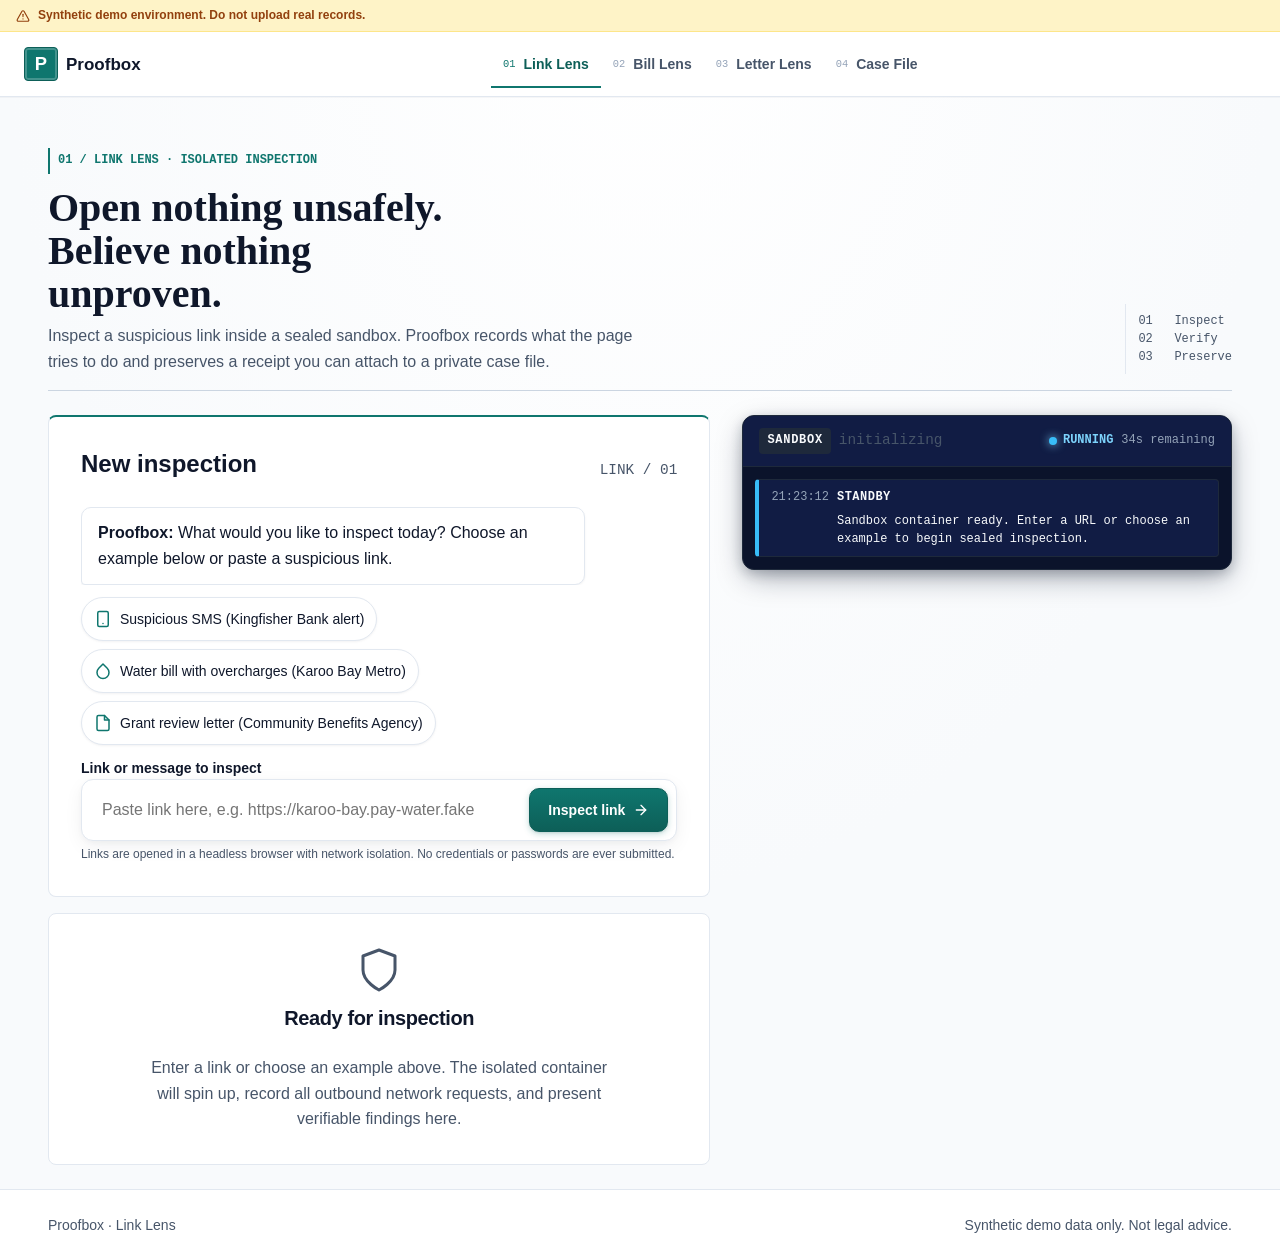
<file: apps/web/index.html>
<!doctype html>
<html lang="en">

<head>
  <meta charset="utf-8">
  <meta name="viewport" content="width=device-width, initial-scale=1">
  <meta name="theme-color" content="#F8FAFC">
  <title>Proofbox | Chat Intake &amp; Link Lens</title>
  <link rel="stylesheet" href="css/tokens.css?v=6">
  <link rel="stylesheet" href="css/base.css?v=6">
  <link rel="stylesheet" href="css/components.css?v=6">
  <style>
    /* Cockpit Layout: Intake & Containment Chamber in Hero Viewport */
    .cockpit-grid {
      display: grid;
      grid-template-columns: 1fr;
      gap: var(--s6);
      margin-top: var(--s4);
      align-items: start;
    }

    @media (min-width: 960px) {
      .cockpit-grid {
        grid-template-columns: minmax(0, 1.15fr) minmax(360px, 0.85fr);
        gap: var(--s6);
      }
    }

    .cockpit-column {
      display: flex;
      flex-direction: column;
      gap: var(--s4);
      min-width: 0;
    }

    .intake-card {
      border-top: 2px solid var(--brand);
    }

    .chat-bubble-container {
      display: flex;
      flex-direction: column;
      gap: var(--s3);
      margin: var(--s3) 0;
      max-height: 240px;
      overflow-y: auto;
      padding-right: var(--s1);
    }

    .composer-wrap {
      margin-top: var(--s3);
    }

    .trace-btn-link {
      display: inline-flex;
      align-items: center;
      gap: var(--s1);
      margin-top: var(--s2);
      font-size: var(--text-xs);
      font-weight: 600;
    }
  </style>
</head>

<body>
  <a class="skip-link" href="#main">Skip to content</a>

  <!-- Persistent App Shell Header -->
  <header class="topbar">
    <div class="topbar-banner">
      <svg class="topbar-banner-icon" viewBox="0 0 24 24" fill="none" stroke="currentColor" stroke-width="2"
        stroke-linecap="round" stroke-linejoin="round" aria-hidden="true">
        <path d="m21.73 18-8-14a2 2 0 0 0-3.48 0l-8 14A2 2 0 0 0 4 21h16a2 2 0 0 0 1.73-3Z"></path>
        <line x1="12" y1="9" x2="12" y2="13"></line>
        <line x1="12" y1="17" x2="12.01" y2="17"></line>
      </svg>
      <span>Synthetic demo environment. Do not upload real records.</span>
    </div>
    <div class="topbar-inner">
      <a class="brand" href="./" aria-label="Proofbox Home">
        <span class="brand-mark" aria-hidden="true">P</span>
        <span id="app-brand-name">Proofbox</span>
      </a>
      <nav class="topbar-nav" aria-label="Proofbox navigation">
        <a href="./" aria-current="page">Link Lens</a>
        <a id="bill-link" href="bill/">Bill Lens</a>
        <a id="letter-link" href="letter/">Letter Lens</a>
        <a id="case-link" href="case/">Case File</a>
      </nav>
    </div>
  </header>

  <main id="main" class="app-main app-container">
    <header class="page-heading">
      <div>
        <span class="eyebrow">01 / Link Lens · Isolated Inspection</span>
        <h1 id="chat-intro-heading">Open nothing unsafely. Believe nothing unproven.</h1>
        <p>Inspect a suspicious link inside a sealed sandbox. Proofbox records what the page tries to do and preserves a
          receipt you can attach to a private case file.</p>
      </div>
      <aside class="page-heading-meta" aria-label="Proofbox workflow">
        <div>01 &nbsp; Inspect</div>
        <div>02 &nbsp; Verify</div>
        <div>03 &nbsp; Preserve</div>
      </aside>
    </header>

    <div class="cockpit-grid">
      <!-- Left Column: Citizen Intake & Composer -->
      <div class="cockpit-column">
        <section class="card intake-card" aria-labelledby="intake-title">
          <div class="card-head">
            <h2 id="intake-title" class="m-0">New inspection</h2>
            <span class="font-mono text-xs text-muted">LINK / 01</span>
          </div>

          <!-- Chat Bubbles & Router Guidance -->
          <div class="chat-bubble-container" id="chat-log" role="log" aria-live="polite">
            <div class="chat-bubble chat-proofbox">
              <strong>Proofbox:</strong> What would you like to inspect today? Choose an example below or paste a
              suspicious link.
            </div>
          </div>

          <!-- Quick Example Chips (SVG Icons, zero emojis) -->
          <div class="prompt-chips" aria-label="Example prompts">
            <button type="button" class="prompt-chip" id="chip-sms" data-url="http://10.99.0.4:8000/a1">
              <svg class="prompt-chip-icon" viewBox="0 0 24 24" fill="none" stroke="currentColor" stroke-width="2"
                stroke-linecap="round" stroke-linejoin="round" aria-hidden="true">
                <rect width="14" height="20" x="5" y="2" rx="2" ry="2"></rect>
                <line x1="12" y1="18" x2="12.01" y2="18"></line>
              </svg>
              <span>Suspicious SMS (Kingfisher Bank alert)</span>
            </button>
            <button type="button" class="prompt-chip" id="chip-bill">
              <svg class="prompt-chip-icon" viewBox="0 0 24 24" fill="none" stroke="currentColor" stroke-width="2"
                stroke-linecap="round" stroke-linejoin="round" aria-hidden="true">
                <path d="M12 2.69l5.66 5.66a8 8 0 1 1-11.31 0z"></path>
              </svg>
              <span>Water bill with overcharges (Karoo Bay Metro)</span>
            </button>
            <button type="button" class="prompt-chip" id="chip-letter">
              <svg class="prompt-chip-icon" viewBox="0 0 24 24" fill="none" stroke="currentColor" stroke-width="2"
                stroke-linecap="round" stroke-linejoin="round" aria-hidden="true">
                <path d="M14 2H6a2 2 0 0 0-2 2v16a2 2 0 0 0 2 2h12a2 2 0 0 0 2-2V8z"></path>
                <polyline points="14 2 14 8 20 8"></polyline>
              </svg>
              <span>Grant review letter (Community Benefits Agency)</span>
            </button>
          </div>

          <!-- Main Input Composer Form -->
          <form class="composer-wrap" id="inspect-form">
            <label for="url" class="form-label">Link or message to inspect</label>
            <div class="chat-composer chat-composer-sticky">
              <input id="url" name="url" type="url" placeholder="Paste link here, e.g. https://karoo-bay.pay-water.fake"
                required autocomplete="url">
              <button id="submit" class="btn btn-primary" type="submit">
                <span>Inspect link</span>
                <svg width="16" height="16" viewBox="0 0 24 24" fill="none" stroke="currentColor" stroke-width="2"
                  stroke-linecap="round" stroke-linejoin="round" aria-hidden="true">
                  <line x1="5" y1="12" x2="19" y2="12"></line>
                  <polyline points="12 5 19 12 12 19"></polyline>
                </svg>
              </button>
            </div>
            <p class="form-hint">Links are opened in a headless browser with network isolation. No credentials or
              passwords are ever submitted.</p>
          </form>

          <p class="alert-box alert-box--danger mt-s3" id="error" role="alert" hidden></p>
        </section>

        <!-- Finding Report / Verdict Card (Rendered below intake on match) -->
        <section aria-labelledby="result-heading">
          <h2 id="result-heading" class="sr-only">Finding Report</h2>

          <!-- Empty State before Inspection -->
          <div class="card empty-state" id="result-empty">
            <svg class="empty-state-icon" viewBox="0 0 24 24" fill="none" stroke="currentColor" stroke-width="1.5"
              stroke-linecap="round" stroke-linejoin="round" aria-hidden="true">
              <path d="M12 22s8-4 8-10V5l-8-3-8 3v7c0 6 8 10 8 10z" />
            </svg>
            <h3>Ready for inspection</h3>
            <p class="empty-state-text">
              Enter a link or choose an example above. The isolated container will spin up, record all outbound network
              requests, and present verifiable findings here.
            </p>
          </div>

          <!-- Populated Verdict Card -->
          <div class="verdict-card" id="verdict" aria-live="polite" hidden>
            <div class="flex-between">
              <div class="status-chip" id="badge">
                <span id="verdict-name">Finding</span>
              </div>
              <div class="verdict-confidence-box">
                <span id="confidence">Confidence: --</span>
                <div class="confidence-bar" role="progressbar" aria-valuenow="0" aria-valuemin="0" aria-valuemax="100">
                  <div class="confidence-bar-fill" id="confidence-bar-fill"></div>
                </div>
              </div>
            </div>

            <div class="verdict-advice-box">
              <p class="verdict-advice-text" id="advice"></p>
            </div>

            <div>
              <h3 class="mb-s2">Observed Reasons:</h3>
              <ul class="verdict-reasons-list reasons" id="reasons"></ul>
            </div>

            <div class="verdict-caveat-box">
              <strong>What this does not mean:</strong> <span id="caveat"></span>
            </div>

            <!-- Sandbox Screenshot -->
            <div id="screenshot-wrapper" hidden>
              <h4 class="mt-s3 mb-s1 text-sm font-semibold">Sandbox Viewport Screenshot:</h4>
              <img class="screenshot screenshot-preview" id="screenshot"
                alt="Isolated sandbox screenshot of the inspected page" width="600" height="400" loading="lazy">
              <a class="trace-btn-link" id="trace-link" href="#main" hidden>
                <span>Inspect Trace Receipt</span>
                <svg width="14" height="14" viewBox="0 0 24 24" fill="none" stroke="currentColor" stroke-width="2"
                  stroke-linecap="round" stroke-linejoin="round" aria-hidden="true">
                  <line x1="5" y1="12" x2="19" y2="12"></line>
                  <polyline points="12 5 19 12 12 19"></polyline>
                </svg>
              </a>
            </div>

            <!-- Attach to Case Link -->
            <div class="border-t pt-s3 flex-between">
              <span class="text-xs text-muted">Attach this finding to your private case timeline</span>
              <a class="btn btn-secondary btn-sm" id="case-attach-cta" href="case/">
                <span>Save finding to case file</span>
                <svg width="14" height="14" viewBox="0 0 24 24" fill="none" stroke="currentColor" stroke-width="2"
                  stroke-linecap="round" stroke-linejoin="round" aria-hidden="true">
                  <line x1="5" y1="12" x2="19" y2="12"></line>
                  <polyline points="12 5 19 12 12 19"></polyline>
                </svg>
              </a>
            </div>
          </div>
        </section>
      </div>

      <!-- Right Column: Hero Containment Chamber (Telemetry Console) -->
      <div class="cockpit-column">
        <section id="containment-chamber-container" aria-labelledby="activity-heading">
          <h2 id="activity-heading" class="sr-only">Sandbox Telemetry &amp; Network Events</h2>
          <!-- Legacy hook preservation -->
          <span class="sr-only" id="job-state">Waiting</span>
          <ol class="sr-only" id="events" aria-live="polite"></ol>

          <!-- Modern Hero Containment Panel Component -->
          <div class="containment-panel" id="hero-containment">
            <div class="containment-header">
              <div class="containment-title-group">
                <span class="containment-badge">Sandbox</span>
                <span class="font-mono text-xs text-muted" id="job-id">Standby</span>
              </div>
              <div class="flex-row">
                <span class="containment-live-pill">
                  <span class="containment-live-dot" aria-hidden="true"></span>
                  <span id="chamber-live-label">WAITING</span>
                </span>
                <span class="containment-timer" id="chamber-timer-val">40s limit</span>
              </div>
            </div>

            <div class="containment-summary" id="hero-summary" hidden>
              <div class="containment-summary-item">
                <span class="text-muted">Blocked:</span> <span class="containment-summary-count"
                  id="count-blocked-val">0</span>
              </div>
              <div class="containment-summary-item">
                <span class="text-muted">Quarantined:</span> <span class="containment-summary-count"
                  id="count-quar-val">0</span>
              </div>
              <div class="containment-summary-item">
                <span class="text-muted">Ignored:</span> <span class="containment-summary-count"
                  id="count-ign-val">0</span>
              </div>
            </div>

            <ol class="containment-events" id="chamber-events" aria-live="polite">
              <li class="containment-event-row">
                <span class="containment-event-time">--:--:--</span>
                <div class="containment-event-body">
                  <span class="containment-event-tag">STANDBY</span>
                  <span>Sandbox ready. Enter a URL or choose an example to begin sealed inspection.</span>
                </div>
              </li>
            </ol>
          </div>
        </section>
      </div>
    </div>
  </main>

  <!-- Site Footer -->
  <footer class="site-footer">
    <div class="site-footer-inner">
      <div>Proofbox · Link Lens</div>
      <div>Synthetic demo data only. Not legal advice.</div>
    </div>
  </footer>

  <script type="module">
    import { PROOFBOX_NAME, BRAND_LINE, el, showToast, createSvgIcon, getApiBase } from "./js/common.js";
    import { ContainmentPanel } from "./js/containment.js";

    // Set brand constants
    document.querySelector("#app-brand-name").textContent = PROOFBOX_NAME;

    const params = new URLSearchParams(location.search);
    const API_BASE = getApiBase();
    if (params.get("api")) {
      document.querySelector("#bill-link").href = `bill/?api=${encodeURIComponent(API_BASE)}`;
      document.querySelector("#letter-link").href = `letter/?api=${encodeURIComponent(API_BASE)}`;
      document.querySelector("#case-link").href = `case/?api=${encodeURIComponent(API_BASE)}`;
      document.querySelector("#vultr-link").href = `vultr.html?api=${encodeURIComponent(API_BASE)}`;
    }

    const form = document.querySelector("#inspect-form");
    const input = document.querySelector("#url");
    const submit = document.querySelector("#submit");
    const errorBox = document.querySelector("#error");
    const chatLog = document.querySelector("#chat-log");

    // Initialize Hero Containment Panel controller
    const chamberEl = document.querySelector("#hero-containment");
    let containmentController = new ContainmentPanel({
      rootElement: chamberEl,
      jobId: "",
      wallClockSeconds: 35
    });

    let activeStream = null;

    function showError(message) {
      errorBox.textContent = message;
      errorBox.hidden = false;
    }

    function addChatBubble(sender, text, isRouter = false) {
      const bubble = el("div", {
        className: `chat-bubble ${isRouter ? "chat-router" : sender === "user" ? "chat-user" : "chat-proofbox"}`
      });
      if (isRouter) {
        bubble.appendChild(el("span", { className: "chat-router-tag", text: "Router Action" }));
      }
      bubble.appendChild(el("div", { text }));
      chatLog.appendChild(bubble);
      bubble.scrollIntoView({ behavior: "smooth", block: "nearest" });
    }

    // Tappable Chips Handlers
    document.querySelector("#chip-sms").addEventListener("click", () => {
      const url = document.querySelector("#chip-sms").dataset.url || "http://10.99.0.4:8000/a1";
      input.value = url;
      addChatBubble("user", "Payment overdue for Karoo Bay Metro: " + url);
      addChatBubble("proofbox", "This looks like a suspicious payment link. I'll open it safely in the isolated sandbox with no network leaks or credential exposure.", true);
      setTimeout(() => form.dispatchEvent(new Event("submit")), 400);
    });

    document.querySelector("#chip-bill").addEventListener("click", () => {
      addChatBubble("user", "I received a municipal water bill from Karoo Bay Metro that seems too high.");
      addChatBubble("proofbox", "Routing to Bill Lens. We'll recompute the charges against the published tariff and check for unannounced estimates or outage days.", true);
      setTimeout(() => {
        location.href = `bill/${params.get("api") ? `?api=${encodeURIComponent(API_BASE)}` : ""}`;
      }, 900);
    });

    document.querySelector("#chip-letter").addEventListener("click", () => {
      addChatBubble("user", "I received a grant review letter from Community Benefits Agency requiring paperwork.");
      addChatBubble("proofbox", "Routing to Letter Lens. We'll check the required documents, response deadlines, and verify supporting files in an isolated container.", true);
      setTimeout(() => {
        location.href = `letter/${params.get("api") ? `?api=${encodeURIComponent(API_BASE)}` : ""}`;
      }, 900);
    });

    function showResult(payload, jobId) {
      const result = payload?.verdict;
      if (!result) return;

      document.querySelector("#result-empty").hidden = true;
      const verdictCard = document.querySelector("#verdict");
      verdictCard.hidden = false;

      const badge = document.querySelector("#badge");
      const verdictName = result.verdict || "could_not_check";
      badge.className = `status-chip status-chip--${verdictName}`;

      const iconTypeMap = {
        dangerous: "alert",
        suspicious: "alert",
        no_issue_found: "info",
        could_not_check: "info"
      };
      const iconType = iconTypeMap[verdictName] || "info";
      badge.replaceChildren(
        createSvgIcon(iconType, "chip-icon"),
        el("span", { text: verdictName.replaceAll("_", " ") })
      );

      // Confidence score & bar
      const conf = result.confidence || "Unknown";
      document.querySelector("#confidence").textContent = `Confidence: ${conf}`;
      const confNum = conf.toLowerCase() === "high" ? 95 : conf.toLowerCase() === "medium" ? 70 : 40;
      const confBar = document.querySelector("#confidence-bar-fill");
      confBar.style.width = `${confNum}%`;
      confBar.style.backgroundColor = verdictName === "no_issue_found" ? "var(--info)" : verdictName === "dangerous" ? "var(--danger)" : "var(--warn)";

      // Advice pointing only to official channel
      document.querySelector("#advice").textContent = result.advice || "Verify through official municipal or banking channels. Never call phone numbers printed on suspicious websites.";

      // Mandatory honest wording
      let caveatText = result.what_this_does_not_mean || "Automated check of observable signals only. Not legal advice.";
      if (verdictName === "no_issue_found") {
        caveatText = "No issue found does not mean safe. " + caveatText;
      }
      document.querySelector("#caveat").textContent = caveatText;

      // Reasons list
      const reasonsList = document.querySelector("#reasons");
      reasonsList.replaceChildren(...(result.reasons || []).map((reason) => {
        const li = document.createElement("li");
        li.textContent = reason;
        return li;
      }));

      // Screenshot & Trace link
      const imageWrap = document.querySelector("#screenshot-wrapper");
      const image = document.querySelector("#screenshot");
      const traceLink = document.querySelector("#trace-link");
      if (payload.screenshot_webp) {
        image.src = `data:image/webp;base64,${payload.screenshot_webp}`;
        imageWrap.hidden = false;
        traceLink.hidden = false;
        traceLink.onclick = (e) => {
          e.preventDefault();
          showToast(`Inspecting trace for Job ${jobId}`);
        };
      } else {
        imageWrap.hidden = true;
      }

      // Update case attach CTA
      const caseCta = document.querySelector("#case-attach-cta");
      caseCta.href = `case/${params.get("api") ? `?api=${encodeURIComponent(API_BASE)}` : ""}#attach=${encodeURIComponent(jobId)}`;

      verdictCard.scrollIntoView({ behavior: "smooth", block: "nearest" });
    }

    form.addEventListener("submit", async (event) => {
      event.preventDefault();
      errorBox.hidden = true;
      if (activeStream) activeStream.close();

      containmentController.clear();
      document.querySelector("#verdict").hidden = true;
      document.querySelector("#result-empty").hidden = false;
      const jobIdEl = document.querySelector("#job-id") || document.querySelector("#chamber-job-id");
      if (jobIdEl) jobIdEl.textContent = "Queuing...";
      const jobStateEl = document.querySelector("#job-state");
      if (jobStateEl) jobStateEl.textContent = "Queuing";
      submit.disabled = true;

      const targetUrl = input.value.trim();
      addChatBubble("user", targetUrl);
      addChatBubble("proofbox", `Queuing inspection for ${targetUrl}. Opening sealed sandbox container...`, true);

      try {
        const response = await fetch(`${API_BASE}/api/intake`, {
          method: "POST",
          headers: { "Content-Type": "application/json" },
          body: JSON.stringify({ lens: "link", input_ref: targetUrl })
        });
        if (!response.ok) {
          const errData = await response.json().catch(() => ({}));
          throw new Error(errData.detail || "Could not queue inspection.");
        }
        const { job_id: jobId } = await response.json();
        containmentController.setJobId(jobId);
        if (jobIdEl) jobIdEl.textContent = jobId;
        if (jobStateEl) jobStateEl.textContent = "Inspecting";

        activeStream = new EventSource(`${API_BASE}/api/jobs/${encodeURIComponent(jobId)}/events`);
        activeStream.onmessage = async (message) => {
          const item = JSON.parse(message.data);
          containmentController.addEvent(item.event, item.detail);

          if (item.event === "job_completed" || item.event === "job_failed") {
            activeStream.close();
            const isSuccess = item.event === "job_completed";
            containmentController.finish(isSuccess ? "DESTROYED" : "FAILED");
            if (jobStateEl) jobStateEl.textContent = isSuccess ? "Complete" : "Failed";

            if (isSuccess) {
              const jobResponse = await fetch(`${API_BASE}/api/jobs/${encodeURIComponent(jobId)}`);
              if (!jobResponse.ok) throw new Error("Could not retrieve inspection result.");
              const jobData = await jobResponse.json();
              showResult(jobData.job.result_json, jobId);
            } else {
              showError(item.detail || "Inspection failed in the sandbox container.");
            }
            submit.disabled = false;
          }
        };

        activeStream.onerror = () => {
          activeStream.close();
          containmentController.finish("TERMINATED");
          if (jobStateEl) jobStateEl.textContent = "Connection lost";
          submit.disabled = false;
          showError("The live event connection ended before a final result arrived. Reload to retry.");
        };
      } catch (requestError) {
        submit.disabled = false;
        containmentController.finish("FAILED");
        if (jobStateEl) jobStateEl.textContent = "Could not start";
        showError(requestError.message || "Could not start inspection.");
      }
    });
  </script>
</body>

</html>
</file>
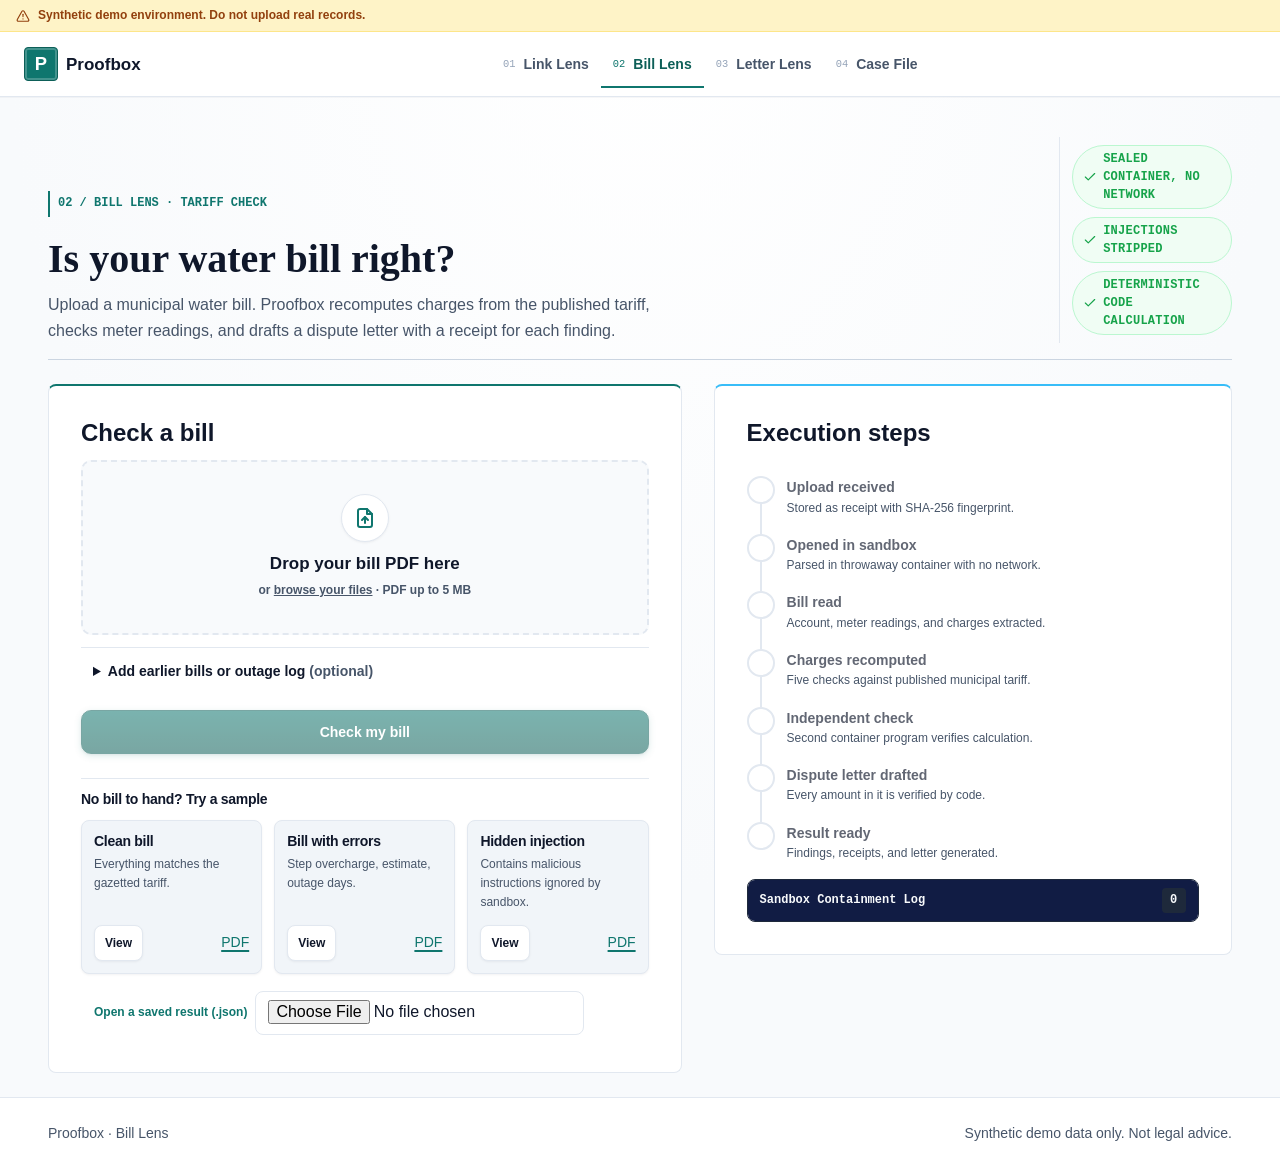
<file: apps/web/bill/index.html>
<!doctype html>
<html lang="en">

<head>
  <meta charset="utf-8">
  <meta name="viewport" content="width=device-width, initial-scale=1">
  <meta name="theme-color" content="#F8FAFC">
  <title>Proofbox | Bill Lens</title>
  <meta name="description"
    content="Upload your municipal water bill. Proofbox recomputes it from the published tariff and gives you a receipt for every finding.">
  <link rel="stylesheet" href="../css/tokens.css?v=6">
  <link rel="stylesheet" href="../css/base.css?v=6">
  <link rel="stylesheet" href="../css/components.css?v=6">
  <link rel="stylesheet" href="bill.css?v=6">
</head>

<body>
  <a class="skip-link" href="#main">Skip to content</a>

  <!-- Topbar with Persistent Demo Banner -->
  <header class="topbar">
    <div class="topbar-banner">
      <svg class="topbar-banner-icon" viewBox="0 0 24 24" fill="none" stroke="currentColor" stroke-width="2"
        stroke-linecap="round" stroke-linejoin="round" aria-hidden="true">
        <path d="m21.73 18-8-14a2 2 0 0 0-3.48 0l-8 14A2 2 0 0 0 4 21h16a2 2 0 0 0 1.73-3Z"></path>
        <line x1="12" y1="9" x2="12" y2="13"></line>
        <line x1="12" y1="17" x2="12.01" y2="17"></line>
      </svg>
      <span>Synthetic demo environment. Do not upload real records.</span>
    </div>
    <div class="topbar-inner">
      <a class="brand" href="../" aria-label="Proofbox Home">
        <span class="brand-mark" aria-hidden="true">P</span>
        <span>Proofbox</span>
      </a>
      <nav class="topbar-nav" aria-label="Proofbox navigation">
        <a href="../">Link Lens</a>
        <a href="./" aria-current="page">Bill Lens</a>
        <a href="../letter/">Letter Lens</a>
        <a href="../case/">Case File</a>
      </nav>
    </div>
  </header>

  <main id="main" class="app-main app-container">
    <header class="bill-hero page-heading" aria-labelledby="hero-title">
      <div>
        <span class="eyebrow">02 / Bill Lens · Tariff Check</span>
        <h1 id="hero-title">Is your water bill right?</h1>
        <p class="text-muted">
          Upload a municipal water bill. Proofbox recomputes charges from the published tariff, checks meter readings,
          and drafts a dispute letter with a receipt for each finding.
        </p>
      </div>
      <div class="page-heading-meta bill-proof-list" aria-label="Verification method">
        <span class="status-chip status-chip--verified">
          <svg class="chip-icon" viewBox="0 0 24 24" fill="none" stroke="currentColor" stroke-width="2"
            stroke-linecap="round" stroke-linejoin="round" aria-hidden="true">
            <polyline points="20 6 9 17 4 12"></polyline>
          </svg>
          <span>Sealed container, no network</span>
        </span>
        <span class="status-chip status-chip--verified">
          <svg class="chip-icon" viewBox="0 0 24 24" fill="none" stroke="currentColor" stroke-width="2"
            stroke-linecap="round" stroke-linejoin="round" aria-hidden="true">
            <polyline points="20 6 9 17 4 12"></polyline>
          </svg>
          <span>Injections stripped</span>
        </span>
        <span class="status-chip status-chip--verified">
          <svg class="chip-icon" viewBox="0 0 24 24" fill="none" stroke="currentColor" stroke-width="2"
            stroke-linecap="round" stroke-linejoin="round" aria-hidden="true">
            <polyline points="20 6 9 17 4 12"></polyline>
          </svg>
          <span>Deterministic code calculation</span>
        </span>
      </div>
    </header>

    <div class="bill-workspace">
      <!-- Upload Card -->
      <section class="card upload-card" aria-labelledby="upload-title">
        <h2 id="upload-title">Check a bill</h2>
        <form id="upload-form" novalidate>
          <label class="dropzone" id="dropzone" for="pdf-input">
            <input type="file" id="pdf-input" accept="application/pdf,.pdf">
            <div class="dropzone-icon" aria-hidden="true">
              <svg viewBox="0 0 24 24" width="24" height="24" fill="none" stroke="currentColor" stroke-width="2"
                stroke-linecap="round" stroke-linejoin="round">
                <path d="M14 3H7a2 2 0 0 0-2 2v14a2 2 0 0 0 2 2h10a2 2 0 0 0 2-2V8z" />
                <path d="M14 3v5h5" />
                <path d="M12 17v-6" />
                <path d="m9 14 3-3 3 3" />
              </svg>
            </div>
            <span class="dropzone-title" id="drop-title">Drop your bill PDF here</span>
            <span class="dropzone-hint" id="drop-hint">or <u>browse your files</u> · PDF up to 5 MB</span>
          </label>

          <details class="bill-history mt-s3 p-s3">
            <summary class="font-semibold text-sm cursor-pointer">
              Add earlier bills or outage log <span class="text-muted">(optional)</span>
            </summary>
            <p class="form-hint mb-s2 mt-s2">
              Earlier readings reveal consecutive estimates. An outage log verifies billing during water cuts. Shape
              like the <a href="samples/history.json" download>example history</a>.
            </p>
            <label class="form-label text-xs" for="history-input">History file (.json)</label>
            <input type="file" id="history-input" accept="application/json,.json" class="mt-s1">
            <p class="form-hint" id="history-state"></p>
          </details>

          <div class="mt-s4">
            <button type="submit" class="btn btn-primary w-full" id="submit-btn" disabled>
              <span class="btn-label">Check my bill</span>
            </button>
            <p class="form-hint mt-s2" id="form-msg" role="status" aria-live="polite"></p>
          </div>
        </form>

        <div class="mt-s5 border-t pt-s3">
          <h3 class="text-sm mb-s2">No bill to hand? Try a sample</h3>
          <div class="sample-grid">
            <article class="sample">
              <h3>Clean bill</h3>
              <p>Everything matches the gazetted tariff.</p>
              <div class="sample-actions">
                <button type="button" class="btn btn-secondary btn-sm" data-sample="A5">View</button>
                <a href="samples/A5_bill_clean.pdf" download class="text-sm">PDF</a>
              </div>
            </article>
            <article class="sample">
              <h3>Bill with errors</h3>
              <p>Step overcharge, estimate, outage days.</p>
              <div class="sample-actions">
                <button type="button" class="btn btn-secondary btn-sm" data-sample="A6">View</button>
                <a href="samples/A6_bill_errors.pdf" download class="text-sm">PDF</a>
              </div>
            </article>
            <article class="sample">
              <h3>Hidden injection</h3>
              <p>Contains malicious instructions ignored by sandbox.</p>
              <div class="sample-actions">
                <button type="button" class="btn btn-secondary btn-sm" data-sample="A7">View</button>
                <a href="samples/A7_bill_injection.pdf" download class="text-sm">PDF</a>
              </div>
            </article>
          </div>
          <div class="mt-s3">
            <label class="btn btn-quiet btn-sm cursor-pointer">
              Open a saved result (.json)
              <input type="file" id="result-input" accept="application/json,.json" class="file-input-hidden">
            </label>
          </div>
        </div>
      </section>

      <!-- Progress Stepper Card -->
      <section class="card progress-card" aria-labelledby="progress-title">
        <div class="card-head">
          <h2 id="progress-title" class="m-0 text-md">Execution steps</h2>
          <span class="font-mono text-xs text-muted" id="job-id"></span>
        </div>
        <ol class="stepper" id="stepper">
          <li data-step="upload">
            <span class="step-dot" aria-hidden="true"></span>
            <div><strong>Upload received</strong><span>Stored as receipt with SHA-256 fingerprint.</span></div>
          </li>
          <li data-step="sandbox">
            <span class="step-dot" aria-hidden="true"></span>
            <div><strong>Opened in sandbox</strong><span>Parsed in throwaway container with no network.</span></div>
          </li>
          <li data-step="extract">
            <span class="step-dot" aria-hidden="true"></span>
            <div><strong>Bill read</strong><span>Account, meter readings, and charges extracted.</span></div>
          </li>
          <li data-step="checks">
            <span class="step-dot" aria-hidden="true"></span>
            <div><strong>Charges recomputed</strong><span>Five checks against published municipal tariff.</span></div>
          </li>
          <li data-step="analyst">
            <span class="step-dot" aria-hidden="true"></span>
            <div><strong>Independent check</strong><span>Second container program verifies calculation.</span></div>
          </li>
          <li data-step="letter">
            <span class="step-dot" aria-hidden="true"></span>
            <div><strong>Dispute letter drafted</strong><span>Every amount in it is verified by code.</span></div>
          </li>
          <li data-step="done">
            <span class="step-dot" aria-hidden="true"></span>
            <div><strong>Result ready</strong><span>Findings, receipts, and letter generated.</span></div>
          </li>
        </ol>

        <!-- Containment Activity Log -->
        <details class="activity-wrap">
          <summary>
            <span>Sandbox Containment Log</span>
            <span class="containment-badge" id="log-count">0</span>
          </summary>
          <ol id="activity-log" aria-live="polite"></ol>
        </details>
      </section>
    </div>

    <!-- Results Section -->
    <div id="result" class="result mt-s6" hidden tabindex="-1">
      <!-- Verdict & Totals -->
      <section class="verdict-bill-box" id="verdict" aria-labelledby="verdict-title">
        <div>
          <span class="status-chip" id="badge">Finding</span>
          <h2 id="verdict-title" class="mt-s2"></h2>
          <p class="text-sm text-muted" id="meta"></p>
        </div>
        <dl class="totals">
          <div>
            <dt>Billed</dt>
            <dd id="billed-total">–</dd>
          </div>
          <div>
            <dt>Should be</dt>
            <dd id="recomputed-total">–</dd>
          </div>
          <div class="diff-box">
            <dt>Difference</dt>
            <dd id="total-diff">–</dd>
          </div>
        </dl>
      </section>

      <!-- Containment Alert (Prompt Injection Blocked) -->
      <section class="alert-box alert-box--warn mb-s4" id="containment" hidden aria-labelledby="containment-title">
        <svg viewBox="0 0 24 24" width="24" height="24" fill="none" stroke="currentColor" stroke-width="2"
          stroke-linecap="round" stroke-linejoin="round" class="flex-shrink-0" aria-hidden="true">
          <path d="M12 22s8-4 8-10V5l-8-3-8 3v7c0 6 8 10 8 10z" />
          <polyline points="9 12 11 14 15 10" />
        </svg>
        <div>
          <h3 id="containment-title" class="m-0 mb-s1">Hidden instruction blocked</h3>
          <p class="text-sm mb-s2">
            This document contained untrusted prompt injection addressed to an AI. It was quarantined and stripped
            before model processing, and had zero effect on the deterministic tariff checks.
          </p>
          <ul id="containment-list" class="font-mono text-xs m-0"></ul>
        </div>
      </section>

      <!-- Findings Cards -->
      <section class="card mb-s4" aria-labelledby="findings-title">
        <div class="card-head">
          <h2 id="findings-title" class="m-0">Findings</h2>
          <span class="text-sm text-muted" id="checks-run"></span>
        </div>
        <p class="alert-box alert-box--info" id="no-findings" hidden>
          No discrepancies found. The billed amounts match the published Karoo Bay Metro tariff. (Note: No issue found
          does not mean safe from errors not covered by the tariff engine).
        </p>
        <div class="findings-list" id="findings"></div>
        <div class="card bg-sunken mt-s3" id="analyst" hidden></div>
      </section>

      <!-- Skipped Checks -->
      <section class="card mb-s4" id="skipped-panel" hidden aria-labelledby="skipped-title">
        <h3 id="skipped-title" class="m-0 mb-s2">Checks not run</h3>
        <ul id="skipped-list" class="text-sm text-muted m-0"></ul>
      </section>

      <!-- Dispute Letter Card -->
      <section class="card letter-card mb-s4" id="letter-panel" hidden aria-labelledby="letter-title">
        <div class="card-head">
          <h2 id="letter-title" class="m-0">Your dispute letter</h2>
          <span class="status-chip status-chip--verified" id="letter-source"></span>
        </div>
        <p class="text-xs text-muted">Ready to submit to the municipality. Every amount is verified by deterministic
          code.</p>
        <pre class="letter-box letter" id="letter-text"></pre>
        <div class="flex-row">
          <button type="button" class="btn btn-primary btn-sm" id="copy-letter">Copy letter</button>
          <button type="button" class="btn btn-secondary btn-sm" id="download-letter">Download .txt</button>
          <button type="button" class="btn btn-secondary btn-sm" id="print-letter">Print letter</button>
        </div>
      </section>

      <!-- Extracted Details Accordion -->
      <section class="card mb-s4" aria-labelledby="extracted-title">
        <details>
          <summary class="font-bold cursor-pointer text-md">
            What we read from the bill
          </summary>
          <p class="form-hint mt-s2" id="unreadable"></p>
          <dl class="extracted-grid extracted" id="extracted"></dl>
          <p class="form-hint mt-s3 border-t pt-s2" id="document-meta"></p>
        </details>
      </section>

      <!-- Actions & Disclaimer -->
      <div class="flex-between border-t pt-s4">
        <p class="text-xs text-muted max-w-680 m-0" id="disclaimer"></p>
        <div class="flex-row">
          <button type="button" class="btn btn-secondary btn-sm" id="save-result">Save result (.json)</button>
          <button type="button" class="btn btn-quiet btn-sm" id="check-another">Check another bill</button>
        </div>
      </div>
    </div>
  </main>

  <footer class="site-footer">
    <div class="site-footer-inner">
      <div>Proofbox · Bill Lens</div>
      <div>Synthetic demo data only. Not legal advice.</div>
    </div>
  </footer>

  <!-- Receipt Dialog Modal -->
  <dialog id="receipt-dialog" aria-labelledby="receipt-title">
    <div class="dialog-head">
      <div>
        <span class="eyebrow">Cryptographic Receipt</span>
        <h2 id="receipt-title" class="m-0 text-lg">Receipt</h2>
      </div>
      <button type="button" class="btn btn-quiet btn-sm" id="close-receipt" aria-label="Close receipt">✕</button>
    </div>
    <p class="font-mono text-xs text-muted" id="receipt-meta"></p>
    <pre id="receipt-content" class="modal-scroll-body"></pre>
  </dialog>

  <!-- Live Status Toast -->
  <div class="toast" id="toast" role="status" aria-live="polite"></div>

  <script src="bill.js"></script>
</body>

</html>
</file>
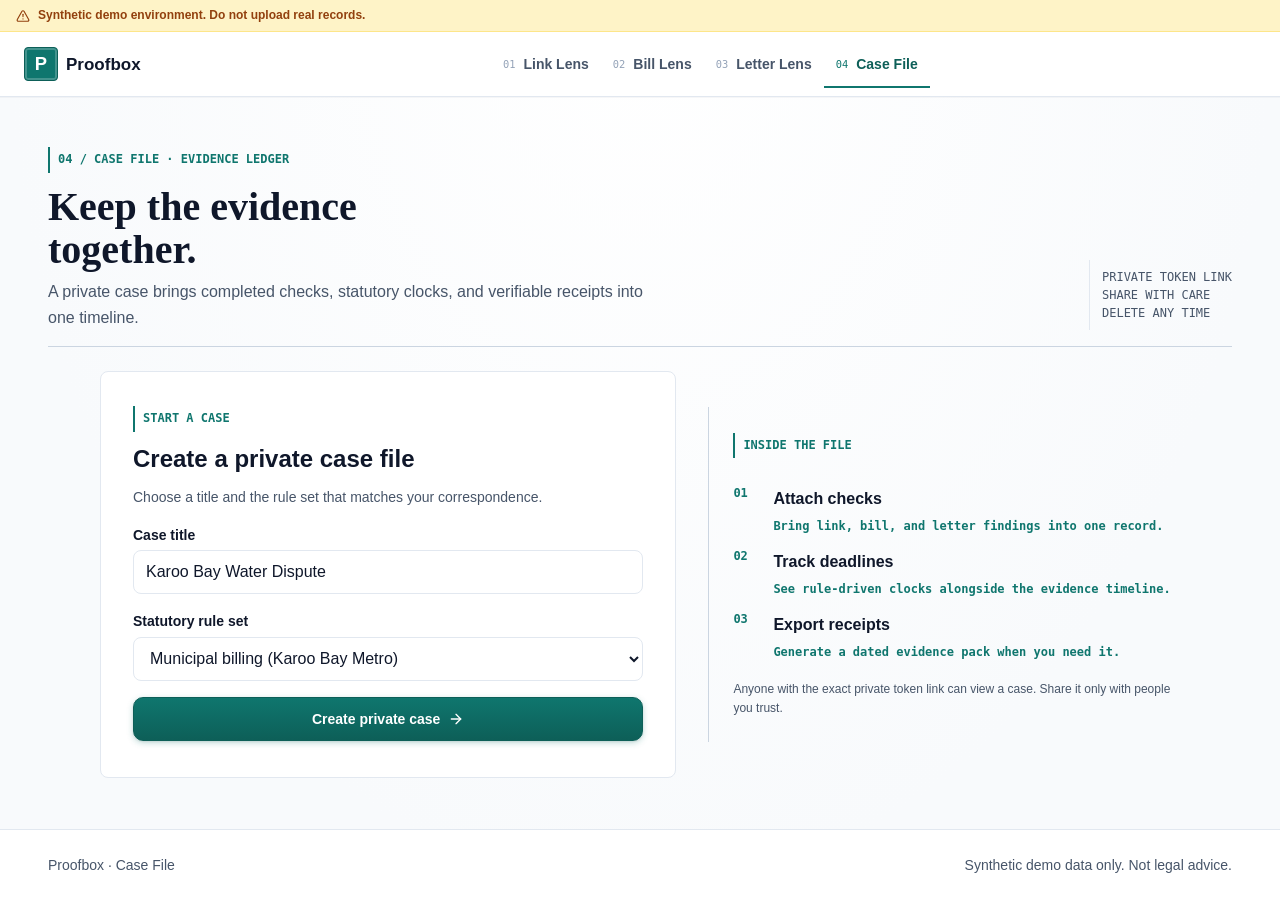
<file: apps/web/case/index.html>
<!doctype html>
<html lang="en">

<head>
  <meta charset="utf-8">
  <meta name="viewport" content="width=device-width, initial-scale=1">
  <meta name="referrer" content="no-referrer">
  <meta name="theme-color" content="#F8FAFC">
  <title>Proofbox | Private Case File</title>
  <link rel="stylesheet" href="../css/tokens.css?v=6">
  <link rel="stylesheet" href="../css/base.css?v=6">
  <link rel="stylesheet" href="../css/components.css?v=6">
  <style>
    .case-summary-card {
      background-color: var(--surface);
      border: 1px solid var(--line);
      border-radius: var(--radius-sm);
      padding: var(--s5);
      box-shadow: none;
      margin-bottom: var(--s4);
      transition: border-color var(--dur) var(--ease);
    }

    .case-summary-card:hover {
      border-color: var(--line-strong);
    }

    .case-main-grid {
      display: grid;
      grid-template-columns: 1fr;
      gap: var(--s5);
      margin-bottom: var(--s5);
    }

    @media (min-width: 880px) {
      .case-main-grid {
        grid-template-columns: minmax(0, 0.95fr) minmax(0, 1.05fr);
        align-items: start;
      }
    }

    .reply-review-card {
      display: grid;
      grid-template-columns: 1fr;
      gap: var(--s4);
      background-color: var(--surface);
      border: 1px solid var(--line);
      border-radius: var(--radius-sm);
      padding: var(--s4);
      margin-top: var(--s3);
      box-shadow: none;
    }

    @media (min-width: 760px) {
      .reply-review-card {
        grid-template-columns: 1fr 1.2fr;
        align-items: start;
      }
    }

    .review-side-proposed {
      background-color: var(--brand-tint);
      border: 1px solid var(--brand-border);
      border-radius: var(--radius-sm);
      padding: var(--s4);
    }

    .review-side-form {
      display: flex;
      flex-direction: column;
      gap: var(--s3);
    }

    .clocks-container {
      display: flex;
      flex-direction: column;
      gap: var(--s3);
    }

    .timeline-container {
      display: flex;
      flex-direction: column;
      gap: var(--s3);
    }

    /* Pack Preview Clean Document Style */
    .pack-paper {
      background-color: var(--white);
      border: 1px solid var(--line);
      border-radius: var(--radius-sm);
      padding: var(--s6);
      box-shadow: var(--shadow-2);
      font-family: var(--font-sans);
      margin-top: var(--s4);
    }

    .pack-paper h3 {
      font-family: var(--font-serif);
      font-weight: 600;
      color: var(--ink);
    }

    .card-danger-zone {
      border-color: var(--danger-border);
      background-color: var(--surface);
    }

    .text-danger {
      color: var(--danger);
    }

    .max-w-600 {
      max-width: 600px;
    }

    .auto-center {
      margin-left: auto;
      margin-right: auto;
    }

    .case-create-layout {
      display: grid;
      grid-template-columns: minmax(0, 1.1fr) minmax(250px, 0.9fr);
      gap: var(--s6);
      align-items: stretch;
      max-width: 1080px;
      margin: 0 auto;
    }

    .case-create-form {
      margin: 0;
    }

    .case-create-note {
      padding: var(--s5) 0 var(--s5) var(--s5);
      border-left: 1px solid var(--line-strong);
      align-self: center;
    }

    .case-create-steps {
      list-style: none;
      padding: 0;
      margin: var(--s4) 0;
      display: grid;
      gap: var(--s3);
    }

    .case-create-steps li {
      display: grid;
      grid-template-columns: 2rem minmax(0, 1fr);
      gap: var(--s2);
      align-items: start;
    }

    .case-create-steps span {
      color: var(--brand);
      font: 600 var(--text-xs) var(--font-mono);
    }

    @media (max-width: 760px) {
      .case-create-layout {
        grid-template-columns: minmax(0, 1fr);
        gap: var(--s4);
      }

      .case-create-note {
        padding: var(--s4) 0 0;
        border-left: 0;
        border-top: 1px solid var(--line-strong);
      }
    }

    @media print {
      body {
        background: var(--white) !important;
      }

      .topbar,
      .site-footer,
      .btn,
      button,
      nav,
      #create-panel,
      #attach-form,
      #reply-form,
      #sent-panel,
      #delete-title,
      #delete-case,
      .no-print {
        display: none !important;
      }

      .pack-paper {
        border: none !important;
        box-shadow: none !important;
        padding: 0 !important;
      }
    }
  </style>
</head>

<body>
  <a class="skip-link" href="#main">Skip to content</a>

  <!-- Topbar with Persistent Demo Banner -->
  <header class="topbar">
    <div class="topbar-banner">
      <svg class="topbar-banner-icon" viewBox="0 0 24 24" fill="none" stroke="currentColor" stroke-width="2"
        stroke-linecap="round" stroke-linejoin="round" aria-hidden="true">
        <path d="m21.73 18-8-14a2 2 0 0 0-3.48 0l-8 14A2 2 0 0 0 4 21h16a2 2 0 0 0 1.73-3Z"></path>
        <line x1="12" y1="9" x2="12" y2="13"></line>
        <line x1="12" y1="17" x2="12.01" y2="17"></line>
      </svg>
      <span>Synthetic demo environment. Do not upload real records.</span>
    </div>
    <div class="topbar-inner">
      <a class="brand" href="../" aria-label="Proofbox Home">
        <span class="brand-mark" aria-hidden="true">P</span>
        <span>Proofbox</span>
      </a>
      <nav class="topbar-nav" aria-label="Proofbox navigation">
        <a href="../">Link Lens</a>
        <a href="../bill/">Bill Lens</a>
        <a href="../letter/">Letter Lens</a>
        <a href="./" aria-current="page">Case File</a>
      </nav>
    </div>
  </header>

  <main id="main" class="app-main app-container">
    <header class="page-heading">
      <div>
        <span class="eyebrow">04 / Case File · Evidence Ledger</span>
        <h1 id="page-title">Keep the evidence together.</h1>
        <p>A private case brings completed checks, statutory clocks, and verifiable receipts into one timeline.</p>
      </div>
      <aside class="page-heading-meta" aria-label="Case file access">
        <div>PRIVATE TOKEN LINK</div>
        <div>SHARE WITH CARE</div>
        <div>DELETE ANY TIME</div>
      </aside>
    </header>

    <!-- Create Case Form Panel (shown when no hash token is present) -->
    <section id="create-panel" class="case-create-layout" aria-label="Create a private case file" hidden>
      <section class="card case-create-form" aria-labelledby="create-title">
        <span class="eyebrow">Start a case</span>
        <h2 id="create-title" class="m-0">Create a private case file</h2>
        <p class="text-sm text-muted">Choose a title and the rule set that matches your correspondence.</p>
        <form class="form" id="create-form">
          <div class="form-group">
            <label class="form-label" for="case-title">Case title</label>
            <input id="case-title" type="text" maxlength="120" value="Karoo Bay Water Dispute" required>
          </div>
          <div class="form-group">
            <label class="form-label" for="rule-set">Statutory rule set</label>
            <select id="rule-set">
              <option value="municipal_billing">Municipal billing (Karoo Bay Metro)</option>
              <option value="grant_review">Agency letter / grant review (Community Benefits Agency)</option>
            </select>
          </div>
          <button type="submit" class="btn btn-primary w-full">
            <span>Create private case</span>
            <svg width="16" height="16" viewBox="0 0 24 24" fill="none" stroke="currentColor" stroke-width="2"
              stroke-linecap="round" stroke-linejoin="round" aria-hidden="true">
              <line x1="5" y1="12" x2="19" y2="12"></line>
              <polyline points="12 5 19 12 12 19"></polyline>
            </svg>
          </button>
          <p id="create-message" class="form-hint mt-s2" role="status" aria-live="polite"></p>
        </form>
      </section>
      <aside class="case-create-note">
        <span class="eyebrow">Inside the file</span>
        <ol class="case-create-steps">
          <li><span>01</span>
            <div><strong>Attach checks</strong><br><span class="text-sm text-muted">Bring link, bill, and letter
                findings into one record.</span></div>
          </li>
          <li><span>02</span>
            <div><strong>Track deadlines</strong><br><span class="text-sm text-muted">See rule-driven clocks alongside
                the evidence timeline.</span></div>
          </li>
          <li><span>03</span>
            <div><strong>Export receipts</strong><br><span class="text-sm text-muted">Generate a dated evidence pack
                when you need it.</span></div>
          </li>
        </ol>
        <p class="text-xs text-muted">Anyone with the exact private token link can view a case. Share it only with
          people you trust.</p>
      </aside>
    </section>

    <!-- Existing Case View (shown when hash token is present) -->
    <section id="case-view" hidden>
      <!-- Case Summary Header -->
      <div id="case-summary" class="case-summary-card"></div>

      <!-- Priority Next Action Card (Distinct at top) -->
      <div class="next-action-card mb-s5" id="next-action" aria-live="polite"></div>

      <!-- Two-Column Grid: Clocks & Evidence Timeline -->
      <div class="case-main-grid">
        <!-- Clocks Column -->
        <section class="card" aria-labelledby="clocks-title">
          <div class="card-head">
            <h2 id="clocks-title" class="m-0 text-md">Statutory Clocks</h2>
            <span class="text-xs text-muted">Rule-driven dates</span>
          </div>
          <div class="clocks-container clocks" id="clocks"></div>
          <div class="border-t mt-s4 pt-s3">
            <p class="text-xs text-muted m-0">
              <span id="rule-status"></span><br>
              <strong>Not legal advice.</strong> Verify all deadlines with official notices.
            </p>
          </div>
        </section>

        <!-- Timeline Column -->
        <section class="card" aria-labelledby="timeline-title">
          <div class="card-head">
            <h2 id="timeline-title" class="m-0 text-md">Evidence Timeline</h2>
            <span class="text-xs text-muted">Time-ordered receipts</span>
          </div>
          <div class="timeline-container" id="evidence"></div>
        </section>
      </div>

      <!-- Add Completed Check as Evidence -->
      <section class="card mb-s5" aria-labelledby="attach-title">
        <h2 id="attach-title" class="m-0 text-md">Add a completed check</h2>
        <p class="text-sm text-muted">Run a link, bill, or letter check, then enter its completed job ID to attach the
          finding and receipts to this case.</p>
        <div class="flex-row mb-s3">
          <a class="btn btn-secondary btn-sm" id="link-lens" href="../">Check a link</a>
          <a class="btn btn-secondary btn-sm" id="bill-lens" href="../bill/">Check a bill</a>
          <a class="btn btn-secondary btn-sm" id="letter-lens" href="../letter/">Check a letter</a>
        </div>
        <form class="form" id="attach-form">
          <div class="form-group mb-s2">
            <label class="form-label" for="job-id">Completed Job ID</label>
            <div class="flex-row">
              <input id="job-id" class="flex-1" maxlength="100" placeholder="e.g. job-a1b2c3d4" required
                autocomplete="off">
              <button type="submit" class="btn btn-primary btn-sm">Add to case file</button>
            </div>
          </div>
          <p id="attach-message" class="form-hint" role="status" aria-live="polite"></p>
        </form>
      </section>

      <!-- Dispute Sent Confirmation (Starts Dispute Clocks) -->
      <section class="card mb-s5 border-l-brand" id="sent-panel" aria-labelledby="sent-title" hidden>
        <h2 id="sent-title" class="m-0 text-md">Start the dispute clocks</h2>
        <p class="text-sm text-muted">
          Record the date you confirmed delivery of your dispute letter to the municipality. The statutory reply clock
          begins on this confirmed date.
        </p>
        <form class="form" id="sent-form">
          <div class="grid-equal-2col">
            <div class="form-group">
              <label class="form-label" for="sent-evidence">Dispute letter evidence</label>
              <select id="sent-evidence"></select>
            </div>
            <div class="form-group">
              <label class="form-label" for="sent-date">Date delivered / sent</label>
              <input id="sent-date" type="date" required>
            </div>
          </div>
          <button type="submit" class="btn btn-primary btn-sm">Confirm sent date</button>
          <p id="sent-message" class="form-hint mt-s2" role="status" aria-live="polite"></p>
        </form>
      </section>

      <!-- Log an Institution Reply (Two-Step Review Card) -->
      <section class="card mb-s5" aria-labelledby="reply-title">
        <h2 id="reply-title" class="m-0 text-md">Log an institution reply</h2>
        <p class="text-sm text-muted">
          Paste the text of an email, SMS, or letter received from Karoo Bay Metro or Community Benefits Agency.
          Proofbox generates an update proposal for your review before changing any clocks.
        </p>
        <form class="form" id="reply-form">
          <div class="form-group">
            <label class="form-label" for="reply-text">Institution reply text</label>
            <textarea id="reply-text" rows="5" maxlength="50000"
              placeholder="Paste the response letter or message text here..." required></textarea>
          </div>
          <button type="submit" class="btn btn-primary btn-sm">Review reply</button>
          <p id="reply-message" class="form-hint mt-s2" role="status" aria-live="polite"></p>
        </form>

        <!-- Proposals Review Cards (Proposed changes on left, Edit/Confirm on right) -->
        <div id="reply-proposals"></div>
      </section>

      <!-- Evidence Pack Generation & Preview -->
      <section class="card mb-s5" aria-labelledby="pack-title">
        <div class="card-head">
          <div>
            <h2 id="pack-title" class="m-0 text-md">Evidence Pack</h2>
            <p class="text-xs text-muted mt-s1 mb-0">
              Export a dated, cryptographically verified snapshot of claims, clock states, and receipt hashes.
            </p>
          </div>
          <div class="flex-row">
            <button type="button" class="btn btn-primary btn-sm" id="generate-pack">Generate pack</button>
          </div>
        </div>

        <p id="pack-status" class="form-hint mb-s3" role="status" aria-live="polite">No pack generated yet.</p>

        <div class="flex-row mb-s3" id="pack-downloads" hidden>
          <button type="button" class="btn btn-secondary btn-sm" id="download-pdf">Download pack PDF</button>
          <button type="button" class="btn btn-secondary btn-sm" id="download-zip">Download receipts ZIP</button>
        </div>

        <!-- Pack Document Preview (Print-Ready Style) -->
        <div id="pack-preview" aria-live="polite"></div>
      </section>

      <!-- Delete Case Danger Zone -->
      <section class="card mb-s5 card-danger-zone" aria-labelledby="delete-title">
        <h2 id="delete-title" class="m-0 text-md text-danger">Delete this case file</h2>
        <p class="text-sm text-muted">
          All evidence, copied receipts, pack snapshots, and database records will be permanently purged. This action
          cannot be reversed.
        </p>
        <button type="button" class="btn btn-danger btn-sm" id="delete-case">Delete case and all receipts</button>
      </section>
    </section>

    <!-- Error Banner -->
    <p id="page-error" class="alert-box alert-box--danger mt-s4" role="alert" hidden></p>
  </main>

  <footer class="site-footer">
    <div class="site-footer-inner">
      <div>Proofbox · Case File</div>
      <div>Synthetic demo data only. Not legal advice.</div>
    </div>
  </footer>

  <!-- Receipt Modal Dialog -->
  <dialog id="receipt-dialog" aria-labelledby="receipt-title">
    <div class="dialog-head">
      <div>
        <span class="eyebrow">Evidence Receipt</span>
        <h2 id="receipt-title" class="m-0 text-lg">Receipt</h2>
      </div>
      <button type="button" class="btn btn-quiet btn-sm" id="close-receipt" aria-label="Close receipt">✕</button>
    </div>
    <p id="receipt-hash" class="font-mono text-xs text-muted mb-s3"></p>
    <div id="receipt-content" class="modal-scroll-body"></div>
  </dialog>

  <div class="toast" id="toast" role="status" aria-live="polite"></div>

  <script type="module">
    import { el, formatDate, copyToClipboard, showToast, setupAccessibleDialog, createSvgIcon, getApiBase } from "../js/common.js";

    const API_BASE = getApiBase();
    const [caseId, accessToken] = decodeURIComponent(location.hash.slice(1)).split(".", 2);
    const $ = (selector) => document.querySelector(selector);
    const esc = (value) => String(value ?? "");
    const pageError = $("#page-error");
    const createPanel = $("#create-panel");
    const caseView = $("#case-view");
    let activeReceiptUrl = null;

    const receiptDialogEl = $("#receipt-dialog");
    const receiptDialogController = setupAccessibleDialog(receiptDialogEl, null);

    function replaceReceiptUrl(blob) {
      if (activeReceiptUrl) URL.revokeObjectURL(activeReceiptUrl);
      activeReceiptUrl = URL.createObjectURL(blob);
      return activeReceiptUrl;
    }

    function showError(message) {
      pageError.textContent = message;
      pageError.hidden = !message;
    }

    async function api(path, options = {}) {
      const response = await fetch(`${API_BASE}${path}`, {
        ...options,
        headers: {
          ...(options.headers || {}),
          ...(accessToken ? { Authorization: `Bearer ${accessToken}` } : {}),
        },
        referrerPolicy: "no-referrer",
      });
      if (!response.ok) {
        let detail = "The request could not be completed.";
        try { detail = (await response.json()).detail || detail; } catch { }
        throw new Error(detail);
      }
      return response.status === 204 ? null : response;
    }

    function element(tag, text, className) {
      const node = document.createElement(tag);
      if (text !== undefined) node.textContent = esc(text);
      if (className) node.className = className;
      return node;
    }

    function fmtDate(value) {
      return formatDate(value);
    }

    async function loadCase() {
      if (!caseId || !accessToken) {
        createPanel.hidden = false;
        caseView.hidden = true;
        return;
      }
      const response = await api(`/api/cases/${encodeURIComponent(caseId)}`);
      const data = await response.json();
      caseView.hidden = false;
      createPanel.hidden = true;
      $("#page-title").textContent = data.case.title;

      // Render Case Summary Header
      const summary = $("#case-summary");
      summary.replaceChildren(
        element("span", `CASE ID: ${data.case.id}`, "eyebrow"),
        element("h2", data.case.title, "text-xl"),
        element("p", `Private access link expires ${fmtDate(data.case.expires_at)}. Keep this link secure.`, "text-sm text-muted")
      );

      // Render Highlighted Next Action Card
      const next = $("#next-action");
      const nextTitle = element("div", undefined, "next-action-title");
      nextTitle.replaceChildren(
        createSvgIcon("clock", "chip-icon", 16),
        element("span", "Next Required Action")
      );
      next.replaceChildren(
        nextTitle,
        element("div", data.next_action.text, "next-action-body")
      );

      // Render Clocks with Word + SVG Status Chips
      const clocks = $("#clocks");
      clocks.replaceChildren();
      if (!data.clocks.length) {
        clocks.append(element("p", "No statutory clocks started yet.", "text-sm text-muted"));
      }
      for (const clock of data.clocks) {
        const state = clock.computed_state;
        const iconTypeMap = { upcoming: "clock", due_soon: "alert", overdue: "alert", met: "check" };
        const labels = { upcoming: "Upcoming", due_soon: "Due soon", overdue: "Overdue", met: "Met" };

        const item = element("article", undefined, "card clock-card");
        const head = element("div", undefined, "flex-between");
        head.append(element("h3", clock.name, "text-sm"));

        const chip = element("span", undefined, `status-chip status-chip--${state}`);
        chip.replaceChildren(
          createSvgIcon(iconTypeMap[state] || "clock", "chip-icon"),
          element("span", labels[state] || "Upcoming")
        );
        head.append(chip);

        item.append(
          head,
          element("p", `Due: ${fmtDate(clock.due_at)}`, "text-sm font-semibold"),
          element("p", `Rules: ${clock.rule_ref || "Gazetted Rules"}`, "text-xs text-muted")
        );

        const remaining = clock.days_until_due;
        const remainingText = remaining < 0
          ? `${Math.abs(remaining)} day(s) overdue`
          : remaining === 0 ? "Due today" : `${remaining} day(s) remaining`;
        item.append(element("p", remainingText, "text-xs font-semibold"));
        clocks.append(item);
      }
      $("#rule-status").textContent = `${data.rules.verification_text}.`;

      // Render Timeline of Evidence Nodes
      const evidence = $("#evidence");
      evidence.replaceChildren();
      if (!data.evidence.length) {
        evidence.append(element("p", "No evidence attached to this case file yet.", "text-sm text-muted"));
      }
      for (const item of data.evidence) {
        const card = element("article", undefined, "card timeline-card");
        const head = element("div", undefined, "flex-between");

        const titleWrap = element("div", undefined, "flex-row");
        titleWrap.append(
          element("strong", `[E${item.seq}]`, "receipt-chip"),
          element("h3", item.kind[0].toUpperCase() + item.kind.slice(1) + " Check", "text-sm")
        );
        const verifiedBadge = element("span", undefined, "status-chip status-chip--verified");
        verifiedBadge.replaceChildren(
          createSvgIcon("check", "chip-icon"),
          element("span", "Verified")
        );
        head.append(titleWrap, verifiedBadge);

        card.append(
          head,
          element("p", item.summary, "text-sm"),
          element("p", `Recorded ${fmtDate(item.created_at)}`, "text-xs text-muted")
        );

        const receiptRow = element("div", undefined, "flex-row");
        for (const receipt of item.receipts || []) {
          const button = element("button", `${receipt.kind} · ${receipt.bytes} B`, "receipt-chip");
          button.type = "button";
          button.addEventListener("click", () => openReceipt(receipt));
          receiptRow.append(button);
        }
        if (receiptRow.childElementCount) card.append(receiptRow);
        evidence.append(card);
      }

      renderReplies(data.replies || [], data.clocks || []);

      // Dispute Letter Sent date candidate selector
      const sentCandidates = data.evidence.filter((item) => item.kind === "bill" && item.derived_facts?.dispute_letter);
      const sentPanel = $("#sent-panel");
      sentPanel.hidden = sentCandidates.length === 0;
      const sentSelect = $("#sent-evidence");
      sentSelect.replaceChildren(...sentCandidates.map((item) => {
        const option = document.createElement("option");
        option.value = item.id;
        option.textContent = `[E${item.seq}] ${item.summary}`;
        return option;
      }));
      if (!$("#sent-date").value) {
        $("#sent-date").value = new Intl.DateTimeFormat("sv-SE", {
          timeZone: "Africa/Johannesburg",
        }).format(new Date());
      }

      $("#link-lens").href = `../${location.search}`;
      $("#bill-lens").href = `../bill/${location.search}`;
      $("#letter-lens").href = `../letter/${location.search}${location.hash}`;

      // Latest Pack management
      const pack = data.latest_pack;
      if (pack) {
        $("#pack-status").textContent = `Version ${pack.version}: status is ${pack.status}.`;
        $("#generate-pack").textContent = "Regenerate pack snapshot";
        if (pack.status === "completed") await loadPack(pack.id);
      } else {
        $("#pack-status").textContent = "No pack snapshot generated yet.";
        $("#generate-pack").textContent = "Generate pack";
        $("#pack-downloads").hidden = true;
        $("#pack-preview").replaceChildren();
      }
    }

    // Render Two-Step Review Card for Institution Replies
    function renderReplies(replies, clocks) {
      const panel = $("#reply-proposals");
      panel.replaceChildren();
      for (const reply of replies) {
        const proposal = element("article", undefined, "reply-review-card");

        if (reply.status === "proposed") {
          const extracted = reply.extraction_json || {};
          const effectText = reply.proposal_json?.proposed_changes || [];

          // Left Side: Proposed Changes from Reply
          const proposedSide = element("div", undefined, "review-side-proposed");
          proposedSide.append(
            element("span", "Proposed Update", "eyebrow"),
            element("h3", "Proposed Effect on Clocks", "text-sm"),
            element("p", effectText.length ? effectText.join("; ") : "No automatic clock change proposed.", "text-sm"),
            element("p", `Extracted sender: ${extracted.sender || "Unknown"}`, "text-xs text-muted"),
            element("p", `Reference: ${extracted.reference_number || "None"}`, "text-xs text-muted")
          );

          // Right Side: Editable Review & Confirmation Form
          const formSide = element("div", undefined, "review-side-form");
          const form = element("form", undefined, "form");
          form.dataset.replyId = reply.id;

          const fields = [
            ["sender", "Sender Name / Institution", "text", extracted.sender],
            ["date_received", "Date Received", "date", extracted.date_received],
            ["reference_number", "Reference Number", "text", extracted.reference_number],
            ["summary", "Brief Summary (up to three sentences)", "text", extracted.summary],
          ];
          for (const [name, label, type, value] of fields) {
            const wrapper = element("div", undefined, "form-group");
            const inputLabel = element("label", label, "form-label");
            inputLabel.htmlFor = `${reply.id}-${name}`;
            const input = document.createElement("input");
            input.id = `${reply.id}-${name}`;
            input.name = name;
            input.type = type;
            input.value = value === "unreadable" ? "" : (value || "");
            if (name === "date_received") input.required = true;
            wrapper.append(inputLabel, input);
            form.append(wrapper);
          }

          // Reply Type Select
          const typeWrap = element("div", undefined, "form-group");
          const typeLabel = element("label", "Confirmed Reply Type", "form-label");
          typeLabel.htmlFor = `${reply.id}-reply-type`;
          const typeSelect = document.createElement("select");
          typeSelect.id = `${reply.id}-reply-type`;
          typeSelect.name = "reply_type";
          for (const [value, label] of [
            ["", "Choose or confirm reply type"],
            ["acknowledgement", "Acknowledgement"],
            ["substantive_answer", "Substantive answer"],
            ["request_for_information", "Request for information"],
            ["refusal", "Refusal"],
            ["other", "Other"],
          ]) {
            const option = document.createElement("option");
            option.value = value;
            option.textContent = label;
            typeSelect.append(option);
          }
          typeSelect.value = extracted.reply_type === "unreadable" ? "" : extracted.reply_type;
          typeWrap.append(typeLabel, typeSelect);
          form.append(typeWrap);

          // Clock to Mark Met Select
          const clockWrap = element("div", undefined, "form-group");
          const clockLabel = element("label", "Statutory clock to mark met (if applicable)", "form-label");
          clockLabel.htmlFor = `${reply.id}-clock-choice`;
          const clockSelect = document.createElement("select");
          clockSelect.id = `${reply.id}-clock-choice`;
          clockSelect.name = "clock_choice";
          const noClock = document.createElement("option");
          noClock.value = "";
          noClock.textContent = "Leave clocks unchanged";
          clockSelect.append(noClock);
          for (const clock of clocks.filter((item) => item.computed_state !== "met" && /response|reply/i.test(item.name))) {
            const option = document.createElement("option");
            option.value = clock.id;
            option.textContent = `${clock.name} · due ${fmtDate(clock.due_at)}`;
            clockSelect.append(option);
          }
          clockSelect.value = reply.proposal_json?.clock_choice || "";
          clockWrap.append(clockLabel, clockSelect);
          form.append(clockWrap);

          // New Deadline input (optional)
          const deadlineWrap = element("div", undefined, "form-group");
          const deadlineLabel = element("label", "New deadline date (optional)", "form-label");
          deadlineLabel.htmlFor = `${reply.id}-new-deadline`;
          const deadlineInput = document.createElement("input");
          deadlineInput.id = `${reply.id}-new-deadline`;
          deadlineInput.name = "new_deadline";
          deadlineInput.type = "date";
          const proposedDeadline = reply.proposal_json?.new_deadline;
          if (proposedDeadline && proposedDeadline !== "unreadable") deadlineInput.value = proposedDeadline;
          deadlineWrap.append(deadlineLabel, deadlineInput);
          form.append(deadlineWrap);

          // Actions: Confirm & Discard
          const buttons = element("div", undefined, "flex-row");
          const confirm = element("button", "Confirm reply & update clocks", "btn btn-primary btn-sm");
          confirm.type = "submit";
          const discard = element("button", "Discard proposal", "btn btn-secondary btn-sm");
          discard.type = "button";
          discard.addEventListener("click", async () => {
            try {
              await api(`/api/cases/${encodeURIComponent(caseId)}/replies/${encodeURIComponent(reply.id)}/discard`, { method: "POST" });
              showToast("Proposal discarded");
              await loadCase();
            } catch (error) {
              $("#reply-message").textContent = error.message || "Could not discard reply.";
            }
          });
          buttons.append(confirm, discard);
          form.append(buttons);

          form.addEventListener("submit", async (event) => {
            event.preventDefault();
            const values = Object.fromEntries(new FormData(form).entries());
            try {
              await api(`/api/cases/${encodeURIComponent(caseId)}/replies/${encodeURIComponent(reply.id)}/confirm`, {
                method: "POST",
                headers: { "Content-Type": "application/json" },
                body: JSON.stringify(values),
              });
              $("#reply-message").textContent = "Reply confirmed and added as numbered evidence.";
              showToast("Reply confirmed and clocks updated");
              await loadCase();
            } catch (error) {
              $("#reply-message").textContent = error.message || "Could not confirm reply.";
            }
          });

          formSide.append(form);
          proposal.append(proposedSide, formSide);
        } else if (reply.status === "confirmed") {
          proposal.append(
            element("p", `Reply confirmed and saved as Evidence [E${reply.confirmation_json?.seq}].`, "text-sm font-semibold")
          );
        } else {
          proposal.append(element("p", "This proposal was discarded.", "text-sm text-muted"));
        }
        panel.append(proposal);
      }
    }

    // Render Pack Preview (Clean Printed Document Style)
    async function loadPack(packId) {
      const response = await api(`/api/packs/${encodeURIComponent(packId)}`);
      const pack = await response.json();
      $("#pack-status").textContent = `Version ${pack.version}: status is ${pack.status}.`;
      if (pack.status !== "completed") {
        $("#pack-downloads").hidden = true;
        return;
      }
      $("#pack-downloads").hidden = false;
      $("#download-pdf").onclick = () => downloadPack(pack.downloads.pdf, `proofbox-pack-v${pack.version}.pdf`);
      $("#download-zip").onclick = () => downloadPack(pack.downloads.zip, `proofbox-pack-v${pack.version}.zip`);

      const preview = $("#pack-preview");
      const paper = element("article", undefined, "pack-paper pack-doc-serif");

      paper.append(
        element("span", `EVIDENCE PACK · VERSION ${pack.version}`, "eyebrow"),
        element("h3", `Proofbox Verified Case Pack`, "pack-title"),
        element("p", `Rules last verified on ${fmtDate(pack.snapshot?.rules_last_verified || new Date())}.`, "text-xs text-muted")
      );

      const claims = element("ol", undefined, "pack-claims-list");
      for (const claim of pack.snapshot?.claims || []) {
        const item = element("li");
        const match = claim.text.match(/\[E(\d+)\]/);
        if (!match) {
          item.textContent = claim.text;
          claims.append(item);
          continue;
        }
        const seq = Number(match[1]);
        const evidenceItem = pack.snapshot.evidence.find((evidence) => evidence.seq === seq);
        const text = claim.text.replace(/\[E\d+\]/g, "").trim();
        item.append(document.createTextNode(`${text} `));
        const link = element("button", `[E${seq}]`, "claim-link receipt-chip");
        link.type = "button";
        link.title = `Open receipt for evidence [E${seq}]`;
        link.addEventListener("click", () => {
          const receipt = evidenceItem?.receipts?.[0];
          if (receipt) openReceipt(receipt);
          else showToast(`Evidence [E${seq}] has no attached receipt.`);
        });
        item.append(link);
        claims.append(item);
      }
      paper.append(claims);

      // Mandatory honest footer banner on pack
      paper.append(
        element("div", "Not legal advice. All claims are generated from verified deterministic code calculations and document receipts.", "alert-box alert-box--info text-xs mt-s4")
      );

      preview.replaceChildren(paper);
    }

    async function downloadPack(path, filename) {
      try {
        const response = await api(path);
        const blob = await response.blob();
        const link = document.createElement("a");
        link.href = URL.createObjectURL(blob);
        link.download = filename;
        link.click();
        URL.revokeObjectURL(link.href);
        showToast(`Downloaded ${filename}`);
      } catch (error) {
        $("#pack-status").textContent = error.message || "Could not download pack.";
      }
    }

    // Accessible Receipt Dialog Handler
    async function openReceipt(receipt) {
      const response = await api(`/api/receipts/${encodeURIComponent(receipt.id)}`);
      const blob = await response.blob();
      $("#receipt-title").textContent = `Receipt · ${receipt.kind}`;
      $("#receipt-hash").textContent = `SHA-256: ${response.headers.get("X-Content-SHA256") || receipt.sha256}`;
      const content = $("#receipt-content");
      content.replaceChildren();
      if (receipt.kind === "screenshot") {
        const image = document.createElement("img");
        image.alt = "Receipt screenshot";
        image.src = replaceReceiptUrl(blob);
        image.className = "screenshot-preview";
        content.append(image);
      } else if (receipt.kind === "pdf") {
        const link = element("a", "Download PDF receipt", "btn btn-primary btn-sm");
        link.href = replaceReceiptUrl(blob);
        link.download = `${receipt.id}.pdf`;
        content.append(link);
      } else {
        const pre = element("pre", await blob.text());
        content.append(pre);
      }
      receiptDialogController.open();
    }

    $("#create-form").addEventListener("submit", async (event) => {
      event.preventDefault();
      $("#create-message").textContent = "Creating encrypted case file…";
      try {
        const response = await fetch(`${API_BASE}/api/cases`, {
          method: "POST",
          headers: { "Content-Type": "application/json" },
          body: JSON.stringify({ title: $("#case-title").value, rule_set: $("#rule-set").value }),
          referrerPolicy: "no-referrer",
        });
        if (!response.ok) throw new Error((await response.json()).detail || "Could not create case.");
        const created = await response.json();
        const caseUrl = new URL(created.access_link, location.origin);
        if (new URLSearchParams(location.search).has("api")) caseUrl.searchParams.set("api", API_BASE);
        location.assign(caseUrl);
      } catch (error) {
        $("#create-message").textContent = error.message || "Could not create case.";
      }
    });

    $("#reply-form").addEventListener("submit", async (event) => {
      event.preventDefault();
      $("#reply-message").textContent = "Extracting proposal from institution reply…";
      try {
        const response = await api(`/api/cases/${encodeURIComponent(caseId)}/replies`, {
          method: "POST",
          headers: { "Content-Type": "application/json" },
          body: JSON.stringify({ text: $("#reply-text").value }),
        });
        const result = await response.json();
        $("#reply-text").value = "";
        $("#reply-message").textContent = result.message;
        showToast("Reply proposal generated for review");
        await loadCase();
      } catch (error) {
        $("#reply-message").textContent = error.message || "Could not review reply.";
      }
    });

    $("#generate-pack").addEventListener("click", async () => {
      const button = $("#generate-pack");
      button.disabled = true;
      $("#pack-status").textContent = "Generating a cryptographically verified snapshot…";
      try {
        const response = await api(`/api/cases/${encodeURIComponent(caseId)}/packs`, { method: "POST" });
        const pack = await response.json();
        $("#pack-status").textContent = `Version ${pack.version}: ${pack.status}.`;
        showToast("Pack snapshot created");
        await loadPack(pack.pack_id);
        await loadCase();
      } catch (error) {
        $("#pack-status").textContent = error.message || "Pack generation failed.";
      } finally {
        button.disabled = false;
      }
    });

    $("#attach-form").addEventListener("submit", async (event) => {
      event.preventDefault();
      $("#attach-message").textContent = "Attaching evidence to case file…";
      try {
        await api(`/api/cases/${encodeURIComponent(caseId)}/evidence`, {
          method: "POST",
          headers: { "Content-Type": "application/json" },
          body: JSON.stringify({ job_id: $("#job-id").value.trim() }),
        });
        $("#job-id").value = "";
        $("#attach-message").textContent = "Evidence attached.";
        showToast("Evidence attached to timeline");
        await loadCase();
      } catch (error) {
        $("#attach-message").textContent = error.message || "Could not attach evidence.";
      }
    });

    $("#sent-form").addEventListener("submit", async (event) => {
      event.preventDefault();
      $("#sent-message").textContent = "Recording confirmed delivery date…";
      try {
        await api(`/api/cases/${encodeURIComponent(caseId)}/clocks/dispute-sent`, {
          method: "POST",
          headers: { "Content-Type": "application/json" },
          body: JSON.stringify({ evidence_id: $("#sent-evidence").value, sent_at: $("#sent-date").value }),
        });
        $("#sent-message").textContent = "Statutory response clocks started.";
        showToast("Dispute response clocks started");
        await loadCase();
      } catch (error) {
        $("#sent-message").textContent = error.message || "Could not start clocks.";
      }
    });

    $("#delete-case").addEventListener("click", async () => {
      if (!window.confirm("Delete this case file? All evidence, receipts, and pack files will be permanently purged.")) return;
      try {
        await api(`/api/cases/${encodeURIComponent(caseId)}`, { method: "DELETE" });
        history.replaceState(null, "", `${location.pathname}${location.search}`);
        location.reload();
      } catch (error) {
        showError(error.message || "Could not delete case.");
      }
    });

    $("#close-receipt").addEventListener("click", () => receiptDialogController.close());
    receiptDialogEl.addEventListener("close", () => {
      if (activeReceiptUrl) URL.revokeObjectURL(activeReceiptUrl);
      activeReceiptUrl = null;
    });

    loadCase().catch((error) => showError(error.message || "Could not load this case file. Check your access link."));
  </script>
</body>

</html>
</file>
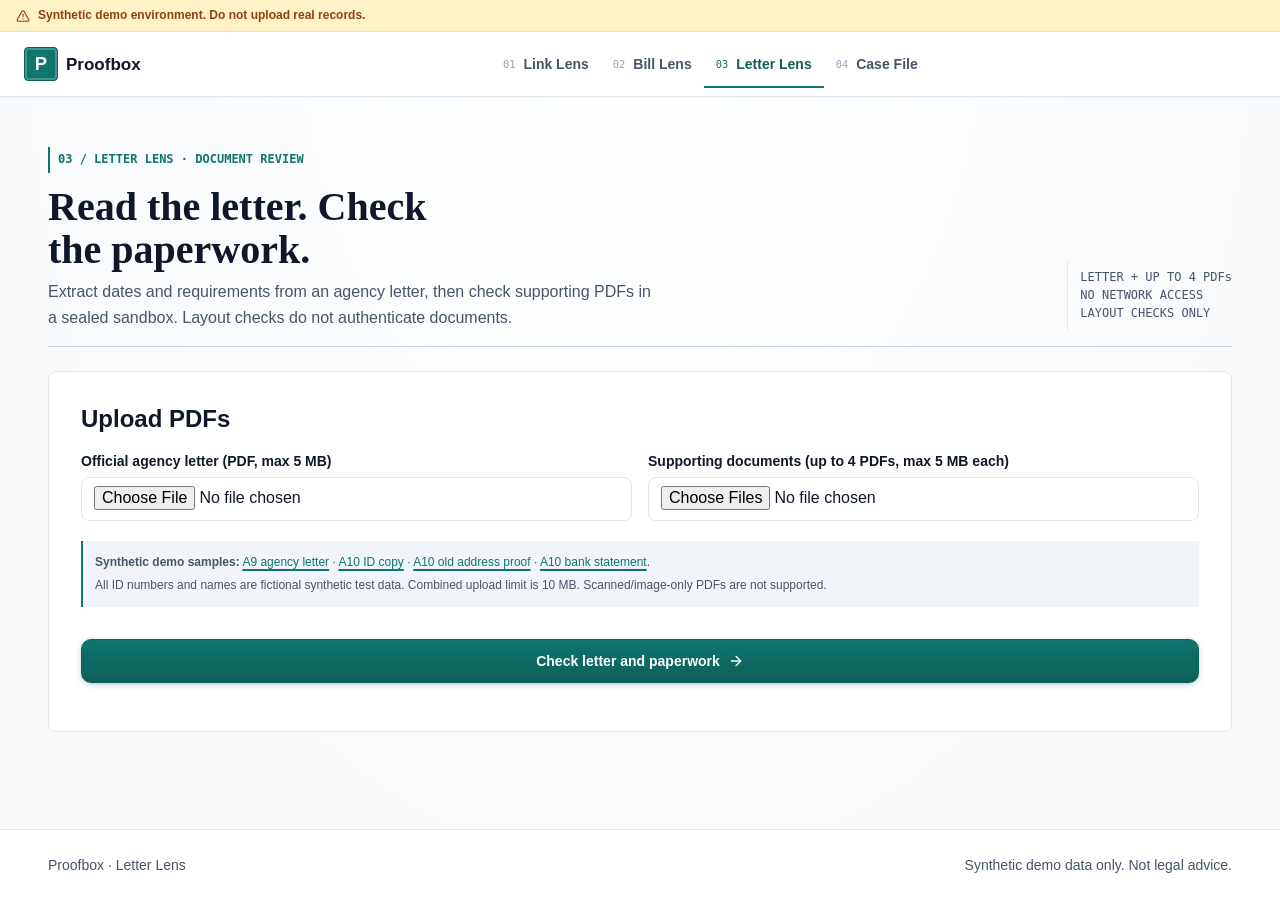
<file: apps/web/letter/index.html>
<!doctype html>
<html lang="en">

<head>
  <meta charset="utf-8">
  <meta name="viewport" content="width=device-width, initial-scale=1">
  <meta name="referrer" content="no-referrer">
  <meta name="theme-color" content="#F8FAFC">
  <title>Proofbox | Letter Lens</title>
  <link rel="stylesheet" href="../css/tokens.css?v=6">
  <link rel="stylesheet" href="../css/base.css?v=6">
  <link rel="stylesheet" href="../css/components.css?v=6">
  <style>
    .letter-grid {
      display: grid;
      grid-template-columns: 1fr;
      gap: var(--s4);
      margin-top: var(--s4);
    }

    @media (min-width: 760px) {
      .letter-grid {
        grid-template-columns: minmax(0, 1fr) minmax(0, 1fr);
      }
    }

    .check-item {
      border-bottom: 1px solid var(--line);
      padding: var(--s3) 0;
    }

    .check-item:first-child {
      padding-top: 0;
    }

    .check-item:last-child {
      border-bottom: none;
      padding-bottom: 0;
    }

    .check-heading {
      display: flex;
      justify-content: space-between;
      align-items: center;
      gap: var(--s2);
      flex-wrap: wrap;
    }

    .fields-col {
      display: flex;
      flex-direction: column;
      gap: var(--s2);
      font-size: var(--text-sm);
    }

    .letter-upload-form {
      display: grid;
      grid-template-columns: repeat(2, minmax(0, 1fr));
      gap: var(--s3) var(--s4);
      margin-top: var(--s4);
    }

    .letter-upload-form .form-group {
      min-width: 0;
      margin-bottom: 0;
    }

    .letter-upload-form .letter-trust-note,
    .letter-upload-form #submit-button,
    .letter-upload-form #upload-message {
      grid-column: 1 / -1;
    }

    .letter-trust-note {
      border-left: 2px solid var(--brand);
      padding-left: var(--s3);
    }

    @media (max-width: 700px) {
      .letter-upload-form {
        grid-template-columns: minmax(0, 1fr);
      }
    }
  </style>
</head>

<body>
  <a class="skip-link" href="#main">Skip to content</a>

  <!-- Topbar with Persistent Demo Banner -->
  <header class="topbar">
    <div class="topbar-banner">
      <svg class="topbar-banner-icon" viewBox="0 0 24 24" fill="none" stroke="currentColor" stroke-width="2"
        stroke-linecap="round" stroke-linejoin="round" aria-hidden="true">
        <path d="m21.73 18-8-14a2 2 0 0 0-3.48 0l-8 14A2 2 0 0 0 4 21h16a2 2 0 0 0 1.73-3Z"></path>
        <line x1="12" y1="9" x2="12" y2="13"></line>
        <line x1="12" y1="17" x2="12.01" y2="17"></line>
      </svg>
      <span>Synthetic demo environment. Do not upload real records.</span>
    </div>
    <div class="topbar-inner">
      <a class="brand" href="../" aria-label="Proofbox Home">
        <span class="brand-mark" aria-hidden="true">P</span>
        <span>Proofbox</span>
      </a>
      <nav class="topbar-nav" aria-label="Proofbox navigation">
        <a href="../">Link Lens</a>
        <a href="../bill/">Bill Lens</a>
        <a href="./" aria-current="page">Letter Lens</a>
        <a href="../case/">Case File</a>
      </nav>
    </div>
  </header>

  <main id="main" class="app-main app-container">
    <!-- Screen Header -->
    <header class="page-heading">
      <div>
        <span class="eyebrow">03 / Letter Lens · Document Review</span>
        <h1>Read the letter. Check the paperwork.</h1>
        <p>Extract dates and requirements from an agency letter, then check supporting PDFs in a sealed sandbox. Layout
          checks do not authenticate documents.</p>
      </div>
      <aside class="page-heading-meta" aria-label="Document review limits">
        <div>LETTER + UP TO 4 PDFs</div>
        <div>NO NETWORK ACCESS</div>
        <div>LAYOUT CHECKS ONLY</div>
      </aside>
    </header>

    <!-- Upload Panel Card -->
    <section class="card" aria-labelledby="upload-heading">
      <h2 id="upload-heading" class="m-0 text-lg">Upload PDFs</h2>
      <form class="form letter-upload-form" id="upload-form">
        <div class="form-group">
          <label class="form-label" for="letter-file">Official agency letter (PDF, max 5 MB)</label>
          <input id="letter-file" type="file" accept="application/pdf,.pdf" required>
        </div>

        <div class="form-group">
          <label class="form-label" for="supporting-files">Supporting documents (up to 4 PDFs, max 5 MB each)</label>
          <input id="supporting-files" type="file" accept="application/pdf,.pdf" multiple>
        </div>

        <div class="letter-trust-note bg-sunken p-s3 mt-s2 mb-s2">
          <p class="text-xs text-muted mb-s1">
            <strong>Synthetic demo samples:</strong>
            <a href="samples/A9_letter.pdf" download>A9 agency letter</a> ·
            <a href="samples/A10_id_copy.pdf" download>A10 ID copy</a> ·
            <a href="samples/A10_old_proof_of_address.pdf" download>A10 old address proof</a> ·
            <a href="samples/A10_bank_statement.pdf" download>A10 bank statement</a>.
          </p>
          <p class="text-xs text-muted m-0">
            All ID numbers and names are fictional synthetic test data. Combined upload limit is 10 MB.
            Scanned/image-only PDFs are not supported.
          </p>
        </div>

        <button id="submit-button" class="btn btn-primary w-full mt-s3" type="submit">
          <span>Check letter and paperwork</span>
          <svg width="16" height="16" viewBox="0 0 24 24" fill="none" stroke="currentColor" stroke-width="2"
            stroke-linecap="round" stroke-linejoin="round" aria-hidden="true">
            <line x1="5" y1="12" x2="19" y2="12"></line>
            <polyline points="12 5 19 12 12 19"></polyline>
          </svg>
        </button>
        <p id="upload-message" class="form-hint mt-s2" role="status" aria-live="polite"></p>
      </form>
    </section>

    <!-- Progress Panel (Dark Chamber Style) -->
    <section id="progress-panel" class="containment-panel mt-s4" hidden aria-live="polite">
      <div class="containment-header">
        <div class="containment-title-group">
          <span class="containment-badge">Sandbox</span>
          <span class="font-mono text-xs text-muted" id="job-id"></span>
        </div>
        <div class="flex-row">
          <span class="containment-live-pill">
            <span class="containment-live-dot" aria-hidden="true"></span>
            <span>RUNNING</span>
          </span>
        </div>
      </div>
      <div class="p-s4">
        <h3 class="mb-s2 text-md" style="color: var(--chamber-text);">Check Progress</h3>
        <p id="job-status" class="font-mono text-xs m-0" style="color: var(--chamber-muted);"></p>
      </div>
    </section>

    <!-- Result Panel -->
    <section id="result-panel" class="mt-s5" hidden>
      <div class="letter-grid">
        <!-- Letter Details Card -->
        <article class="card" aria-labelledby="details-heading">
          <div class="card-head">
            <h2 id="details-heading" class="m-0 text-md">Letter Details</h2>
            <span class="status-chip status-chip--verified">
              <svg class="chip-icon" viewBox="0 0 24 24" fill="none" stroke="currentColor" stroke-width="2"
                stroke-linecap="round" stroke-linejoin="round" aria-hidden="true">
                <polyline points="20 6 9 17 4 12"></polyline>
              </svg>
              <span>Parsed</span>
            </span>
          </div>
          <div id="letter-fields" class="fields-col"></div>
        </article>

        <!-- Document Checklist Card -->
        <article class="card" aria-labelledby="checklist-heading">
          <div class="card-head">
            <h2 id="checklist-heading" class="m-0 text-md">Document Checklist</h2>
            <span class="text-xs text-muted">Layout-based checks</span>
          </div>
          <div id="checklist"></div>
        </article>
      </div>

      <!-- Next Steps & Case Linking Card -->
      <section class="card next-action-card mt-s4">
        <div class="next-action-title">
          <svg width="16" height="16" viewBox="0 0 24 24" fill="none" stroke="currentColor" stroke-width="2"
            stroke-linecap="round" stroke-linejoin="round" aria-hidden="true">
            <circle cx="12" cy="12" r="10"></circle>
            <polyline points="12 6 12 12 16 14"></polyline>
          </svg>
          <span>Next Required Action</span>
        </div>
        <p class="next-action-body">
          Deadlines and appointment dates appear on your private case timeline once you attach this result.
          Verify all extracted details against your original physical letter.
        </p>
        <div class="flex-row mt-s2">
          <button id="attach-button" class="btn btn-primary btn-sm" type="button" hidden>Add result to this case
            file</button>
          <a id="open-case" class="btn btn-secondary btn-sm" href="../case/" hidden>
            <span>Open case timeline</span>
            <svg width="14" height="14" viewBox="0 0 24 24" fill="none" stroke="currentColor" stroke-width="2"
              stroke-linecap="round" stroke-linejoin="round" aria-hidden="true">
              <line x1="5" y1="12" x2="19" y2="12"></line>
              <polyline points="12 5 19 12 12 19"></polyline>
            </svg>
          </a>
          <button id="copy-job" class="btn btn-quiet btn-sm" type="button">Copy job ID</button>
        </div>
        <p id="attach-message" class="form-hint mt-s2" role="status" aria-live="polite"></p>
      </section>

      <div class="border-t mt-s4 pt-s3 text-center">
        <p class="text-xs text-muted m-0">
          <strong>Not legal advice.</strong> Check every item and date yourself against official government agency
          notices.
        </p>
      </div>
    </section>
  </main>

  <footer class="site-footer">
    <div class="site-footer-inner">
      <div>Proofbox · Letter Lens</div>
      <div>Synthetic demo data only. Not legal advice.</div>
    </div>
  </footer>

  <div class="toast" id="toast" role="status" aria-live="polite"></div>

  <script type="module">
    import { copyToClipboard, showToast, createSvgIcon, getApiBase } from "../js/common.js";

    const params = new URLSearchParams(location.search);
    const apiBase = getApiBase();
    const caseParts = decodeURIComponent(location.hash.slice(1)).split(".");
    const caseId = caseParts.length === 2 ? caseParts[0] : "";
    const caseToken = caseParts.length === 2 ? caseParts[1] : "";
    let activeJobId = "";
    let events;

    function byId(id) { return document.getElementById(id); }
    function setText(id, value) { byId(id).textContent = value || ""; }

    function safeFileName(file) { return file.name.split(/[\\/]/).pop(); }

    function toBase64(file) {
      return new Promise((resolve, reject) => {
        const reader = new FileReader();
        reader.onload = () => resolve(String(reader.result).split(",", 2)[1] || "");
        reader.onerror = () => reject(new Error("Could not read the selected file."));
        reader.readAsDataURL(file);
      });
    }

    async function request(path, options = {}) {
      const response = await fetch(`${apiBase}${path}`, {
        ...options,
        headers: {
          ...(options.headers || {}),
          ...(caseToken ? { Authorization: `Bearer ${caseToken}` } : {}),
        },
        referrerPolicy: "no-referrer",
      });
      if (!response.ok) {
        const body = await response.json().catch(() => ({}));
        throw new Error(body.detail || `Request failed (${response.status}).`);
      }
      return response;
    }

    function addRow(parent, label, value) {
      if (!value) return;
      const row = document.createElement("p");
      row.className = "m-0";
      const strong = document.createElement("strong");
      strong.textContent = `${label}: `;
      row.append(strong, document.createTextNode(String(value)));
      parent.append(row);
    }

    function renderResult(result) {
      const facts = result.derived_facts || {};
      const fields = byId("letter-fields");
      fields.replaceChildren();
      for (const [label, value] of [
        ["Agency", facts.agency],
        ["Applicant", facts.applicant_name],
        ["Reference", facts.reference_number],
        ["Summary", facts.summary || result.summary],
        ["Response deadline", facts.response_deadline],
        ["Appointment", [facts.appointment_date, facts.appointment_time, facts.appointment_place].filter(Boolean).join(" · ")],
        ["Required documents", (facts.required_documents || []).join(", ")],
        ["Link mentioned in letter", facts.link],
      ]) addRow(fields, label, value);
      if (!fields.childElementCount) fields.textContent = "The letter was unreadable; verify it manually.";

      const checklist = byId("checklist");
      checklist.replaceChildren();
      for (const item of facts.checklist || []) {
        const section = document.createElement("article");
        section.className = "check check-item";
        const heading = document.createElement("div");
        heading.className = "check-heading";
        const title = document.createElement("strong");
        title.textContent = item.label;

        const badge = document.createElement("span");
        badge.className = `status ${item.status}`;
        const iconType = item.status === "have" ? "check" : item.status === "missing" ? "cross" : "alert";
        badge.replaceChildren(
          createSvgIcon(iconType, "chip-icon"),
          document.createTextNode(` ${item.status.replaceAll("_", " ")}`)
        );

        heading.append(title, badge);
        const reason = document.createElement("p");
        reason.className = "text-sm text-muted mt-s1 mb-0";
        reason.textContent = item.reason;
        section.append(heading, reason);
        checklist.append(section);
      }
      if (!checklist.childElementCount) checklist.textContent = "No document checks were run.";
      byId("result-panel").hidden = false;
      byId("attach-button").hidden = !(caseId && caseToken);
      if (caseId && caseToken) {
        const caseLink = byId("open-case");
        caseLink.href = `../case/${location.search}#${encodeURIComponent(`${caseId}.${caseToken}`)}`;
        caseLink.hidden = false;
      }
    }

    async function loadResult(jobId) {
      const response = await request(`/api/jobs/${encodeURIComponent(jobId)}`);
      const body = await response.json();
      const job = body.job;
      if (job.status === "completed") {
        if (events) events.close();
        byId("submit-button").disabled = false;
        setText("job-status", "Check complete. Verify the extracted details before acting.");
        renderResult(job.result_json || {});
      } else if (job.status === "failed") {
        if (events) events.close();
        byId("submit-button").disabled = false;
        setText("job-status", "The check failed. " + (body.events?.at(-1)?.detail || "Try again or check the original document manually."));
        byId("job-status").className = "error-box form-error";
      }
    }

    byId("upload-form").addEventListener("submit", async (event) => {
      event.preventDefault();
      const letter = byId("letter-file").files[0];
      const supporting = [...byId("supporting-files").files];
      const files = [letter, ...supporting].filter(Boolean);
      if (!letter) return;
      if (supporting.length > 4 || files.some((file) => file.size > 5 * 1024 * 1024) ||
        files.reduce((total, file) => total + file.size, 0) > 10 * 1024 * 1024) {
        setText("upload-message", "Choose up to four supporting PDFs, each no larger than 5 MB, with a combined total no larger than 10 MB.");
        byId("upload-message").className = "error-box form-error";
        return;
      }
      byId("submit-button").disabled = true;
      setText("upload-message", "Uploading PDFs to isolated container…");
      try {
        const [letterBase64, supportingDocuments] = await Promise.all([
          toBase64(letter),
          Promise.all(supporting.map(async (file) => ({ filename: safeFileName(file), pdf_base64: await toBase64(file) }))),
        ]);
        const response = await request("/api/letter/intake", {
          method: "POST",
          headers: { "Content-Type": "application/json" },
          body: JSON.stringify({ filename: safeFileName(letter), pdf_base64: letterBase64, supporting_documents: supportingDocuments }),
        });
        const body = await response.json();
        activeJobId = body.job_id;
        byId("progress-panel").hidden = false;
        byId("result-panel").hidden = true;
        setText("job-id", activeJobId);
        setText("job-status", "Queued. Parsing PDFs in an isolated sandbox…");
        setText("upload-message", "");
        events = new EventSource(`${apiBase}/api/jobs/${encodeURIComponent(activeJobId)}/events`);
        events.onmessage = async (message) => {
          try {
            const data = JSON.parse(message.data);
            setText("job-status", data.detail || data.event);
            if (data.event === "job_completed" || data.event === "job_failed") await loadResult(activeJobId);
          } catch {
            setText("job-status", "Received an unreadable progress event.");
          }
        };
        events.onerror = () => {
          loadResult(activeJobId).catch((error) => {
            setText("job-status", error.message || "Could not load check status.");
          });
        };
      } catch (error) {
        byId("submit-button").disabled = false;
        setText("upload-message", error.message || "Could not submit the PDFs.");
        byId("upload-message").className = "error-box form-error";
      }
    });

    byId("attach-button").addEventListener("click", async () => {
      if (!activeJobId) return;
      byId("attach-button").disabled = true;
      try {
        await request(`/api/cases/${encodeURIComponent(caseId)}/evidence`, {
          method: "POST",
          headers: { "Content-Type": "application/json" },
          body: JSON.stringify({ job_id: activeJobId }),
        });
        setText("attach-message", "Letter check attached. Dates and appointments are now on the case timeline.");
        byId("open-case").hidden = false;
        showToast("Letter check attached to case");
      } catch (error) {
        setText("attach-message", error.message || "Could not attach the letter check.");
        byId("attach-button").disabled = false;
      }
    });

    byId("copy-job").addEventListener("click", async () => {
      if (!activeJobId) {
        showToast("No active job ID yet.");
        return;
      }
      await copyToClipboard(activeJobId, "Job ID copied to clipboard");
    });
  </script>
</body>

</html>
</file>
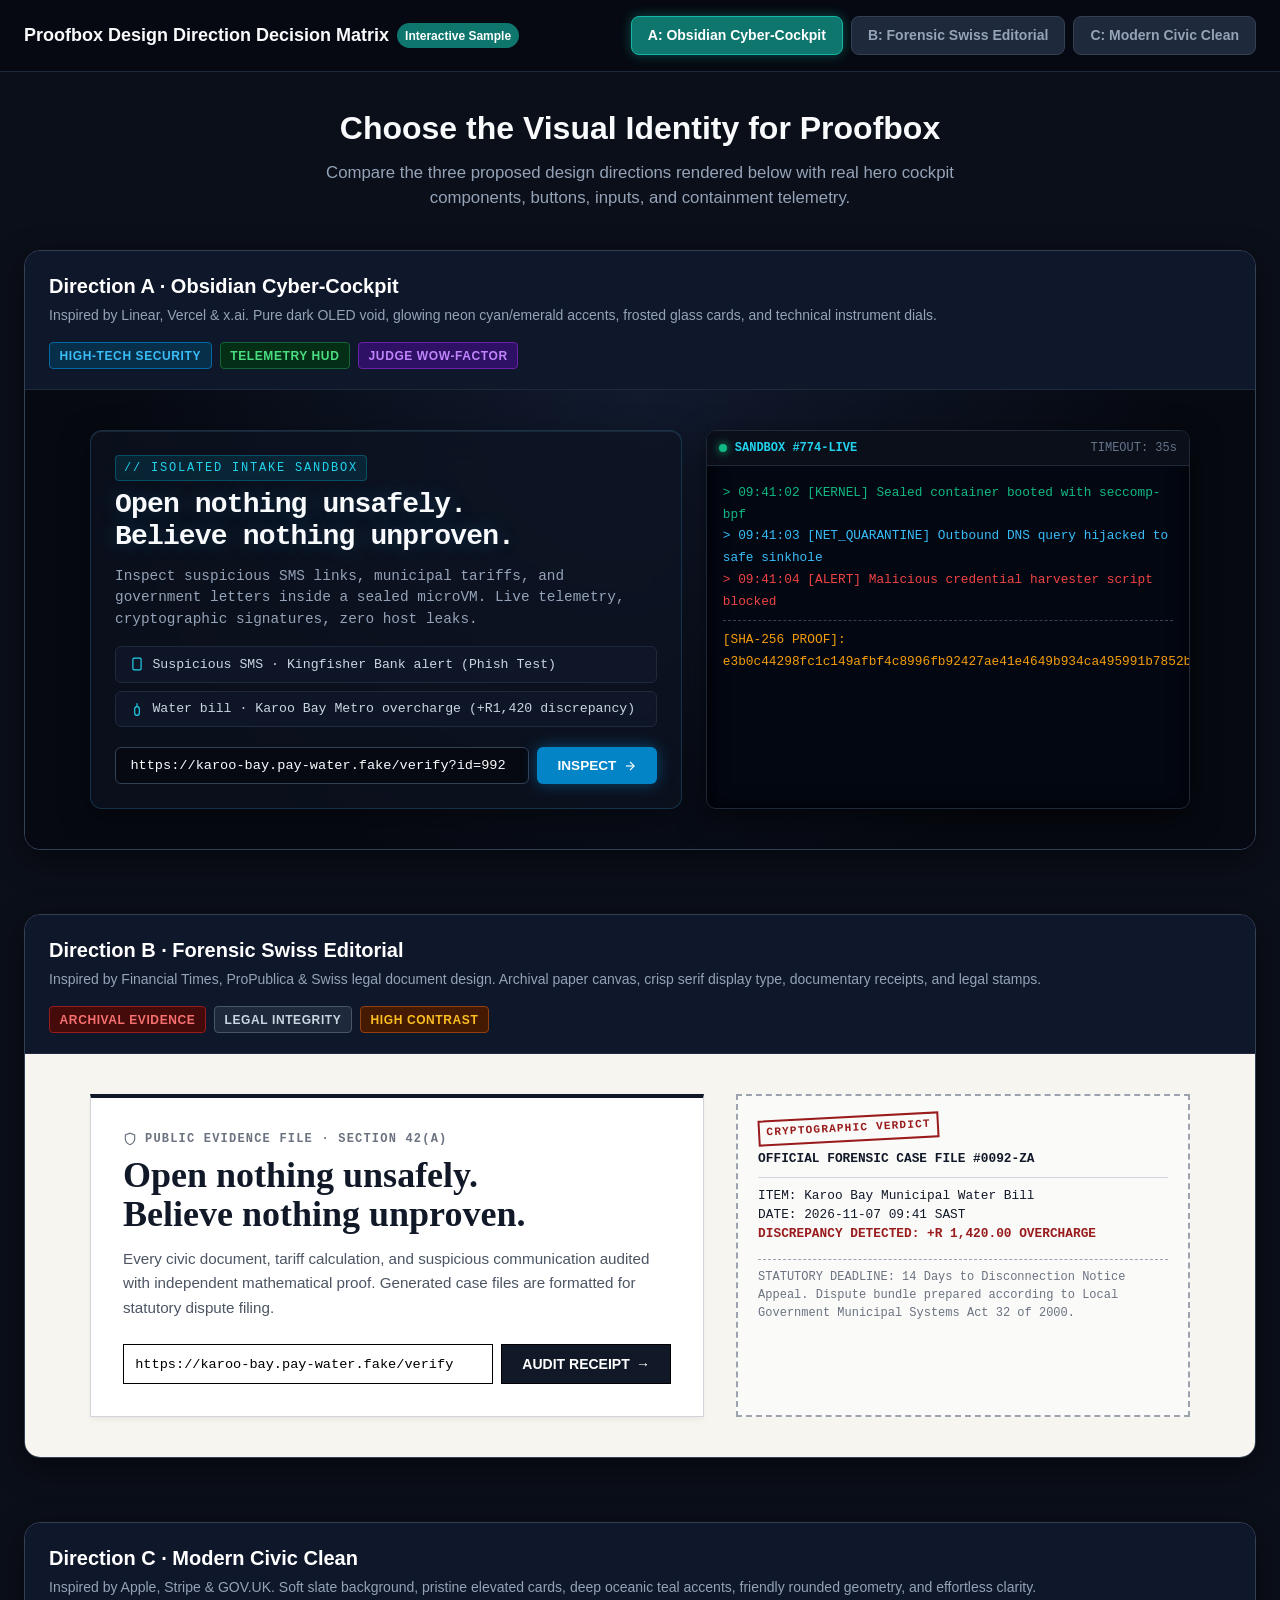
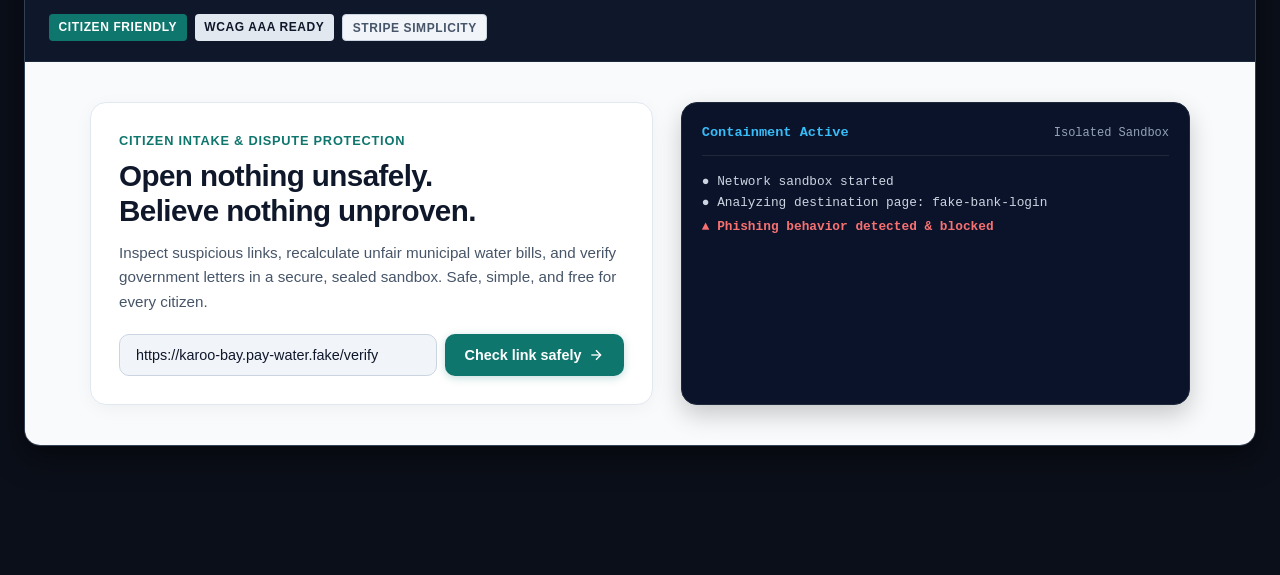
<file: preview-directions.html>
<!doctype html>
<html lang="en">
<head>
  <meta charset="utf-8">
  <meta name="viewport" content="width=device-width, initial-scale=1">
  <title>Proofbox · Design Direction Comparison</title>
  <style>
    /* Reset & Shared Layout */
    *, *::before, *::after { box-sizing: border-box; margin: 0; padding: 0; }
    body {
      font-family: -apple-system, BlinkMacSystemFont, "Segoe UI", Roboto, sans-serif;
      background: #0B0F19;
      color: #E2E8F0;
      line-height: 1.5;
      padding-bottom: 4rem;
    }
    .header-nav {
      background: #060911;
      border-bottom: 1px solid #1E293B;
      padding: 1rem 1.5rem;
      position: sticky;
      top: 0;
      z-index: 50;
      display: flex;
      flex-wrap: wrap;
      align-items: center;
      justify-content: space-between;
      gap: 1rem;
    }
    .nav-title {
      font-size: 1.125rem;
      font-weight: 700;
      color: #F8FAFC;
      display: flex;
      align-items: center;
      gap: 0.5rem;
    }
    .nav-badge {
      background: #0F766E;
      color: #FFF;
      font-size: 0.75rem;
      padding: 0.2rem 0.5rem;
      border-radius: 9999px;
      font-weight: 600;
    }
    .direction-pills {
      display: flex;
      gap: 0.5rem;
      flex-wrap: wrap;
    }
    .dir-btn {
      background: #1E293B;
      color: #94A3B8;
      border: 1px solid #334155;
      padding: 0.5rem 1rem;
      border-radius: 8px;
      font-size: 0.875rem;
      font-weight: 600;
      cursor: pointer;
      transition: all 0.15s ease;
      text-decoration: none;
      display: inline-flex;
      align-items: center;
      gap: 0.4rem;
    }
    .dir-btn:hover {
      background: #334155;
      color: #FFF;
      transform: translateY(-1px);
    }
    .dir-btn.active {
      background: #0F766E;
      color: #FFF;
      border-color: #14B8A6;
      box-shadow: 0 0 12px rgba(20, 184, 166, 0.4);
    }
    .container {
      max-width: 1280px;
      margin: 2rem auto;
      padding: 0 1.5rem;
    }
    .intro-banner {
      margin-bottom: 2.5rem;
      text-align: center;
    }
    .intro-banner h1 {
      font-size: 2rem;
      color: #F8FAFC;
      margin-bottom: 0.5rem;
    }
    .intro-banner p {
      color: #94A3B8;
      font-size: 1.05rem;
      max-width: 720px;
      margin: 0 auto;
    }
    .direction-showcase {
      margin-bottom: 4rem;
      border-radius: 16px;
      overflow: hidden;
      border: 1px solid #334155;
      box-shadow: 0 10px 30px rgba(0,0,0,0.5);
    }
    .direction-meta {
      background: #0F172A;
      padding: 1.25rem 1.5rem;
      border-bottom: 1px solid #1E293B;
      display: flex;
      flex-wrap: wrap;
      justify-content: space-between;
      align-items: center;
      gap: 1rem;
    }
    .meta-title {
      font-size: 1.25rem;
      font-weight: 700;
      color: #FFF;
    }
    .meta-desc {
      font-size: 0.875rem;
      color: #94A3B8;
      margin-top: 0.25rem;
    }
    .meta-tags {
      display: flex;
      gap: 0.5rem;
      flex-wrap: wrap;
    }
    .meta-tag {
      font-size: 0.75rem;
      padding: 0.2rem 0.6rem;
      border-radius: 4px;
      font-weight: 600;
      letter-spacing: 0.05em;
      text-transform: uppercase;
    }

    /* =========================================================================
       DIRECTION A: OBSIDIAN CYBER-COCKPIT (Linear / x.ai / Vercel style)
       ========================================================================= */
    .theme-cyber {
      background: radial-gradient(circle at 50% 0%, #111A2E 0%, #060911 70%);
      color: #E2E8F0;
      font-family: -apple-system, BlinkMacSystemFont, "Segoe UI", Roboto, monospace;
      padding: 2.5rem 2rem;
    }
    .cyber-cockpit {
      display: grid;
      grid-template-columns: minmax(0, 1.1fr) minmax(0, 0.9fr);
      gap: 1.5rem;
      max-width: 1100px;
      margin: 0 auto;
    }
    @media (max-width: 900px) {
      .cyber-cockpit { grid-template-columns: 1fr; }
    }
    .cyber-card {
      background: rgba(13, 19, 33, 0.7);
      backdrop-filter: blur(16px);
      border: 1px solid rgba(56, 189, 248, 0.2);
      border-radius: 12px;
      padding: 1.5rem;
      box-shadow: 0 8px 32px rgba(0, 0, 0, 0.4), inset 0 1px 0 rgba(255, 255, 255, 0.08);
      position: relative;
    }
    .cyber-eyebrow {
      font-family: "JetBrains Mono", Consolas, monospace;
      font-size: 0.75rem;
      text-transform: uppercase;
      letter-spacing: 0.15em;
      color: #22D3EE;
      display: inline-block;
      margin-bottom: 0.5rem;
      background: rgba(6, 182, 212, 0.12);
      padding: 0.2rem 0.5rem;
      border-radius: 4px;
      border: 1px solid rgba(6, 182, 212, 0.3);
    }
    .cyber-h1 {
      font-size: 1.75rem;
      font-weight: 800;
      letter-spacing: -0.03em;
      color: #F8FAFC;
      line-height: 1.15;
      margin-bottom: 0.75rem;
      text-shadow: 0 0 20px rgba(56, 189, 248, 0.25);
    }
    .cyber-desc {
      color: #94A3B8;
      font-size: 0.9rem;
      line-height: 1.5;
      margin-bottom: 1rem;
    }
    .cyber-chips {
      display: flex;
      flex-direction: column;
      gap: 0.5rem;
      margin-bottom: 1.25rem;
    }
    .cyber-chip {
      background: rgba(15, 23, 42, 0.8);
      border: 1px solid #1E293B;
      color: #CBD5E1;
      padding: 0.6rem 0.9rem;
      border-radius: 6px;
      font-size: 0.825rem;
      font-family: "JetBrains Mono", monospace;
      display: flex;
      align-items: center;
      gap: 0.5rem;
      cursor: pointer;
      transition: all 0.15s ease;
    }
    .cyber-chip:hover {
      border-color: #06B6D4;
      background: rgba(6, 182, 212, 0.1);
      color: #22D3EE;
      transform: translateX(4px);
    }
    .cyber-input-group {
      display: flex;
      gap: 0.5rem;
    }
    .cyber-input {
      flex: 1;
      background: #060911;
      border: 1px solid #334155;
      border-radius: 6px;
      color: #F8FAFC;
      padding: 0.65rem 0.9rem;
      font-family: "JetBrains Mono", monospace;
      font-size: 0.85rem;
    }
    .cyber-input:focus {
      outline: none;
      border-color: #22D3EE;
      box-shadow: 0 0 12px rgba(34, 211, 238, 0.3);
    }
    .cyber-btn {
      background: #0284C7;
      color: #FFF;
      border: none;
      border-radius: 6px;
      padding: 0.65rem 1.25rem;
      font-weight: 700;
      font-size: 0.85rem;
      cursor: pointer;
      display: inline-flex;
      align-items: center;
      gap: 0.4rem;
      box-shadow: 0 0 15px rgba(2, 132, 199, 0.5);
      transition: all 0.15s ease;
    }
    .cyber-btn:hover {
      background: #0369A1;
      transform: translateY(-1px);
    }
    .cyber-terminal {
      background: #030712;
      border: 1px solid #1F2937;
      border-radius: 10px;
      overflow: hidden;
      font-family: "JetBrains Mono", Consolas, monospace;
      box-shadow: 0 8px 30px rgba(0, 0, 0, 0.6), inset 0 0 20px rgba(0,0,0,0.8);
    }
    .cyber-term-bar {
      background: #0B0F19;
      padding: 0.5rem 0.75rem;
      border-bottom: 1px solid #1F2937;
      display: flex;
      justify-content: space-between;
      align-items: center;
      font-size: 0.75rem;
    }
    .cyber-term-body {
      padding: 1rem;
      font-size: 0.8rem;
      line-height: 1.7;
    }
    .cyber-dot-live {
      width: 8px;
      height: 8px;
      border-radius: 50%;
      background: #10B981;
      box-shadow: 0 0 8px #10B981;
      display: inline-block;
      animation: pulse-live 1.8s infinite;
    }
    @keyframes pulse-live {
      0%, 100% { opacity: 1; transform: scale(1); }
      50% { opacity: 0.4; transform: scale(0.9); }
    }

    /* =========================================================================
       DIRECTION B: FORENSIC SWISS EDITORIAL (FT / ProPublica / Archival Evidence)
       ========================================================================= */
    .theme-editorial {
      background: #F7F5F0;
      color: #111827;
      font-family: -apple-system, BlinkMacSystemFont, "Segoe UI", Roboto, sans-serif;
      padding: 2.5rem 2rem;
    }
    .editorial-cockpit {
      display: grid;
      grid-template-columns: minmax(0, 1.15fr) minmax(0, 0.85fr);
      gap: 2rem;
      max-width: 1100px;
      margin: 0 auto;
    }
    @media (max-width: 900px) {
      .editorial-cockpit { grid-template-columns: 1fr; }
    }
    .editorial-card {
      background: #FFFFFF;
      border: 1px solid #D1D5DB;
      border-top: 4px solid #111827;
      padding: 2rem;
      box-shadow: 0 4px 6px -1px rgba(0, 0, 0, 0.05);
    }
    .editorial-eyebrow {
      font-family: "JetBrains Mono", Consolas, monospace;
      font-size: 0.75rem;
      text-transform: uppercase;
      letter-spacing: 0.1em;
      color: #6B7280;
      font-weight: 700;
      display: flex;
      align-items: center;
      gap: 0.5rem;
      margin-bottom: 0.5rem;
    }
    .editorial-h1 {
      font-family: "EB Garamond", "Newsreader", Charter, Georgia, serif;
      font-size: 2.25rem;
      font-weight: 700;
      color: #111827;
      line-height: 1.1;
      margin-bottom: 0.75rem;
    }
    .editorial-desc {
      color: #4B5563;
      font-size: 0.95rem;
      line-height: 1.6;
      margin-bottom: 1.5rem;
    }
    .editorial-receipt {
      border: 2px dashed #9CA3AF;
      background: #FAFAF9;
      padding: 1.25rem;
      font-family: "JetBrains Mono", Consolas, monospace;
      font-size: 0.8rem;
    }
    .editorial-stamp {
      display: inline-block;
      border: 2px solid #991B1B;
      color: #991B1B;
      font-weight: 800;
      font-size: 0.7rem;
      letter-spacing: 0.1em;
      text-transform: uppercase;
      padding: 0.15rem 0.4rem;
      transform: rotate(-3deg);
      margin-bottom: 0.5rem;
    }
    .editorial-btn {
      background: #111827;
      color: #FFFFFF;
      border: 1px solid #000;
      padding: 0.7rem 1.25rem;
      font-weight: 600;
      font-size: 0.875rem;
      cursor: pointer;
      display: inline-flex;
      align-items: center;
      gap: 0.4rem;
      transition: all 0.15s ease;
    }
    .editorial-btn:hover {
      background: #374151;
      transform: translateY(-1px);
    }

    /* =========================================================================
       DIRECTION C: MODERN CIVIC CLEAN (Apple / Stripe / Gov.uk Authority)
       ========================================================================= */
    .theme-civic {
      background: #F8FAFC;
      color: #0F172A;
      font-family: -apple-system, BlinkMacSystemFont, "Segoe UI", Roboto, sans-serif;
      padding: 2.5rem 2rem;
    }
    .civic-cockpit {
      display: grid;
      grid-template-columns: minmax(0, 1.05fr) minmax(0, 0.95fr);
      gap: 1.75rem;
      max-width: 1100px;
      margin: 0 auto;
    }
    @media (max-width: 900px) {
      .civic-cockpit { grid-template-columns: 1fr; }
    }
    .civic-card {
      background: #FFFFFF;
      border: 1px solid #E2E8F0;
      border-radius: 16px;
      padding: 1.75rem;
      box-shadow: 0 4px 20px -2px rgba(15, 23, 42, 0.05);
    }
    .civic-eyebrow {
      font-size: 0.8rem;
      text-transform: uppercase;
      font-weight: 700;
      letter-spacing: 0.06em;
      color: #0F766E;
      margin-bottom: 0.5rem;
      display: block;
    }
    .civic-h1 {
      font-size: 1.85rem;
      font-weight: 800;
      letter-spacing: -0.02em;
      color: #0F172A;
      line-height: 1.2;
      margin-bottom: 0.75rem;
    }
    .civic-desc {
      color: #475569;
      font-size: 0.95rem;
      line-height: 1.6;
      margin-bottom: 1.25rem;
    }
    .civic-input-group {
      display: flex;
      gap: 0.5rem;
    }
    .civic-input {
      flex: 1;
      background: #F1F5F9;
      border: 1px solid #CBD5E1;
      border-radius: 10px;
      color: #0F172A;
      padding: 0.75rem 1rem;
      font-size: 0.9rem;
    }
    .civic-input:focus {
      outline: none;
      background: #FFF;
      border-color: #0F766E;
      box-shadow: 0 0 0 3px rgba(15, 118, 110, 0.2);
    }
    .civic-btn {
      background: #0F766E;
      color: #FFFFFF;
      border: none;
      border-radius: 10px;
      padding: 0.75rem 1.25rem;
      font-weight: 600;
      font-size: 0.9rem;
      cursor: pointer;
      display: inline-flex;
      align-items: center;
      gap: 0.4rem;
      box-shadow: 0 2px 8px rgba(15, 118, 110, 0.25);
      transition: all 0.15s ease;
    }
    .civic-btn:hover {
      background: #0D5F58;
      transform: translateY(-1px);
    }
    .civic-chamber {
      background: #0B132B;
      color: #E2E8F0;
      border-radius: 16px;
      padding: 1.25rem;
      font-family: "JetBrains Mono", Consolas, monospace;
      border: 1px solid #1E293B;
      box-shadow: 0 10px 25px rgba(0, 0, 0, 0.2);
    }
  </style>
</head>
<body>

  <header class="header-nav">
    <div class="nav-title">
      <span>Proofbox Design Direction Decision Matrix</span>
      <span class="nav-badge">Interactive Sample</span>
    </div>
    <nav class="direction-pills">
      <a class="dir-btn active" href="#direction-a">A: Obsidian Cyber-Cockpit</a>
      <a class="dir-btn" href="#direction-b">B: Forensic Swiss Editorial</a>
      <a class="dir-btn" href="#direction-c">C: Modern Civic Clean</a>
    </nav>
  </header>

  <div class="container">
    <div class="intro-banner">
      <h1>Choose the Visual Identity for Proofbox</h1>
      <p>Compare the three proposed design directions rendered below with real hero cockpit components, buttons, inputs, and containment telemetry.</p>
    </div>

    <!-- =====================================================================
         DIRECTION A SHOWCASE
         ===================================================================== -->
    <section class="direction-showcase" id="direction-a">
      <div class="direction-meta">
        <div>
          <h2 class="meta-title">Direction A · Obsidian Cyber-Cockpit</h2>
          <p class="meta-desc">Inspired by Linear, Vercel &amp; x.ai. Pure dark OLED void, glowing neon cyan/emerald accents, frosted glass cards, and technical instrument dials.</p>
        </div>
        <div class="meta-tags">
          <span class="meta-tag" style="background:#082F49; color:#38BDF8; border:1px solid #0369A1;">High-Tech Security</span>
          <span class="meta-tag" style="background:#052E16; color:#4ADE80; border:1px solid #166534;">Telemetry HUD</span>
          <span class="meta-tag" style="background:#2E1065; color:#C084FC; border:1px solid #6B21A8;">Judge Wow-Factor</span>
        </div>
      </div>

      <div class="theme-cyber">
        <div class="cyber-cockpit">
          <!-- Left: Intake -->
          <div class="cyber-card">
            <span class="cyber-eyebrow">// ISOLATED INTAKE SANDBOX</span>
            <h3 class="cyber-h1">Open nothing unsafely.<br>Believe nothing unproven.</h3>
            <p class="cyber-desc">
              Inspect suspicious SMS links, municipal tariffs, and government letters inside a sealed microVM. Live telemetry, cryptographic signatures, zero host leaks.
            </p>
            <div class="cyber-chips">
              <button type="button" class="cyber-chip">
                <svg width="14" height="14" viewBox="0 0 24 24" fill="none" stroke="#22D3EE" stroke-width="2"><rect width="14" height="20" x="5" y="2" rx="2" ry="2"/><path d="M12 18h.01"/></svg>
                <span>Suspicious SMS · Kingfisher Bank alert (Phish Test)</span>
              </button>
              <button type="button" class="cyber-chip">
                <svg width="14" height="14" viewBox="0 0 24 24" fill="none" stroke="#22D3EE" stroke-width="2"><path d="M12 2v6m0 0a4 4 0 0 1 4 4v7a4 4 0 0 1-8 0v-7a4 4 0 0 1 4-4Z"/></svg>
                <span>Water bill · Karoo Bay Metro overcharge (+R1,420 discrepancy)</span>
              </button>
            </div>
            <div class="cyber-input-group">
              <input type="text" class="cyber-input" value="https://karoo-bay.pay-water.fake/verify?id=992" readonly>
              <button type="button" class="cyber-btn">
                <span>INSPECT</span>
                <svg width="14" height="14" viewBox="0 0 24 24" fill="none" stroke="currentColor" stroke-width="2"><path d="M5 12h14"/><path d="m12 5 7 7-7 7"/></svg>
              </button>
            </div>
          </div>

          <!-- Right: Telemetry Console -->
          <div class="cyber-terminal">
            <div class="cyber-term-bar">
              <div style="display:flex; align-items:center; gap:0.5rem;">
                <span class="cyber-dot-live"></span>
                <span style="color:#22D3EE; font-weight:700;">SANDBOX #774-LIVE</span>
              </div>
              <span style="color:#64748B;">TIMEOUT: 35s</span>
            </div>
            <div class="cyber-term-body">
              <div style="color:#10B981;">&gt; 09:41:02 [KERNEL] Sealed container booted with seccomp-bpf</div>
              <div style="color:#38BDF8;">&gt; 09:41:03 [NET_QUARANTINE] Outbound DNS query hijacked to safe sinkhole</div>
              <div style="color:#EF4444;">&gt; 09:41:04 [ALERT] Malicious credential harvester script blocked</div>
              <div style="color:#F59E0B; margin-top:0.5rem; border-top:1px dashed #374151; padding-top:0.5rem;">
                [SHA-256 PROOF]: e3b0c44298fc1c149afbf4c8996fb92427ae41e4649b934ca495991b7852b855
              </div>
            </div>
          </div>
        </div>
      </div>
    </section>

    <!-- =====================================================================
         DIRECTION B SHOWCASE
         ===================================================================== -->
    <section class="direction-showcase" id="direction-b">
      <div class="direction-meta">
        <div>
          <h2 class="meta-title">Direction B · Forensic Swiss Editorial</h2>
          <p class="meta-desc">Inspired by Financial Times, ProPublica &amp; Swiss legal document design. Archival paper canvas, crisp serif display type, documentary receipts, and legal stamps.</p>
        </div>
        <div class="meta-tags">
          <span class="meta-tag" style="background:#450A0A; color:#F87171; border:1px solid #991B1B;">Archival Evidence</span>
          <span class="meta-tag" style="background:#1E293B; color:#CBD5E1; border:1px solid #475569;">Legal Integrity</span>
          <span class="meta-tag" style="background:#451A03; color:#FBBF24; border:1px solid #92400E;">High Contrast</span>
        </div>
      </div>

      <div class="theme-editorial">
        <div class="editorial-cockpit">
          <!-- Left: Documentary Form -->
          <div class="editorial-card">
            <div class="editorial-eyebrow">
              <svg width="14" height="14" viewBox="0 0 24 24" fill="none" stroke="currentColor" stroke-width="2"><path d="M12 22s8-4 8-10V5l-8-3-8 3v7c0 6 8 10 8 10"/></svg>
              <span>PUBLIC EVIDENCE FILE · SECTION 42(A)</span>
            </div>
            <h3 class="editorial-h1">Open nothing unsafely.<br>Believe nothing unproven.</h3>
            <p class="editorial-desc">
              Every civic document, tariff calculation, and suspicious communication audited with independent mathematical proof. Generated case files are formatted for statutory dispute filing.
            </p>
            <div style="display:flex; gap:0.5rem; margin-top:1.5rem;">
              <input type="text" value="https://karoo-bay.pay-water.fake/verify" style="flex:1; border:1px solid #000; padding:0.7rem; font-family:'JetBrains Mono',monospace; font-size:0.85rem;" readonly>
              <button type="button" class="editorial-btn">
                <span>AUDIT RECEIPT</span>
                <span>&rarr;</span>
              </button>
            </div>
          </div>

          <!-- Right: Archival Receipt Record -->
          <div class="editorial-receipt">
            <div class="editorial-stamp">CRYPTOGRAPHIC VERDICT</div>
            <div style="font-weight:700; margin-bottom:0.5rem; color:#111827;">OFFICIAL FORENSIC CASE FILE #0092-ZA</div>
            <div style="border-top:1px solid #D1D5DB; padding:0.5rem 0;">
              <div>ITEM: Karoo Bay Municipal Water Bill</div>
              <div>DATE: 2026-11-07 09:41 SAST</div>
              <div style="color:#991B1B; font-weight:700;">DISCREPANCY DETECTED: +R 1,420.00 OVERCHARGE</div>
            </div>
            <div style="border-top:1px dashed #9CA3AF; margin-top:0.5rem; padding-top:0.5rem; color:#6B7280; font-size:0.75rem;">
              STATUTORY DEADLINE: 14 Days to Disconnection Notice Appeal. Dispute bundle prepared according to Local Government Municipal Systems Act 32 of 2000.
            </div>
          </div>
        </div>
      </div>
    </section>

    <!-- =====================================================================
         DIRECTION C SHOWCASE
         ===================================================================== -->
    <section class="direction-showcase" id="direction-c">
      <div class="direction-meta">
        <div>
          <h2 class="meta-title">Direction C · Modern Civic Clean</h2>
          <p class="meta-desc">Inspired by Apple, Stripe &amp; GOV.UK. Soft slate background, pristine elevated cards, deep oceanic teal accents, friendly rounded geometry, and effortless clarity.</p>
        </div>
        <div class="meta-tags">
          <span class="meta-tag" style="background:#0F766E; color:#FFF;">Citizen Friendly</span>
          <span class="meta-tag" style="background:#E2E8F0; color:#0F172A;">WCAG AAA Ready</span>
          <span class="meta-tag" style="background:#F1F5F9; color:#475569; border:1px solid #CBD5E1;">Stripe Simplicity</span>
        </div>
      </div>

      <div class="theme-civic">
        <div class="civic-cockpit">
          <!-- Left: Citizen Card -->
          <div class="civic-card">
            <span class="civic-eyebrow">Citizen Intake &amp; Dispute Protection</span>
            <h3 class="civic-h1">Open nothing unsafely.<br>Believe nothing unproven.</h3>
            <p class="civic-desc">
              Inspect suspicious links, recalculate unfair municipal water bills, and verify government letters in a secure, sealed sandbox. Safe, simple, and free for every citizen.
            </p>
            <div class="civic-input-group">
              <input type="text" class="civic-input" value="https://karoo-bay.pay-water.fake/verify" readonly>
              <button type="button" class="civic-btn">
                <span>Check link safely</span>
                <svg width="16" height="16" viewBox="0 0 24 24" fill="none" stroke="currentColor" stroke-width="2"><path d="M5 12h14"/><path d="m12 5 7 7-7 7"/></svg>
              </button>
            </div>
          </div>

          <!-- Right: Visual Status Card -->
          <div class="civic-chamber">
            <div style="display:flex; justify-content:space-between; align-items:center; margin-bottom:1rem; border-bottom:1px solid #1E293B; padding-bottom:0.75rem;">
              <span style="font-size:0.85rem; font-weight:700; color:#38BDF8;">Containment Active</span>
              <span style="font-size:0.75rem; color:#94A3B8;">Isolated Sandbox</span>
            </div>
            <div style="font-size:0.8rem; line-height:1.6; color:#CBD5E1;">
              <div>&#x25CF; Network sandbox started</div>
              <div>&#x25CF; Analyzing destination page: fake-bank-login</div>
              <div style="color:#F87171; font-weight:700; margin-top:0.25rem;">&#x25B2; Phishing behavior detected &amp; blocked</div>
            </div>
          </div>
        </div>
      </div>
    </section>

  </div>

</body>
</html>
</file>
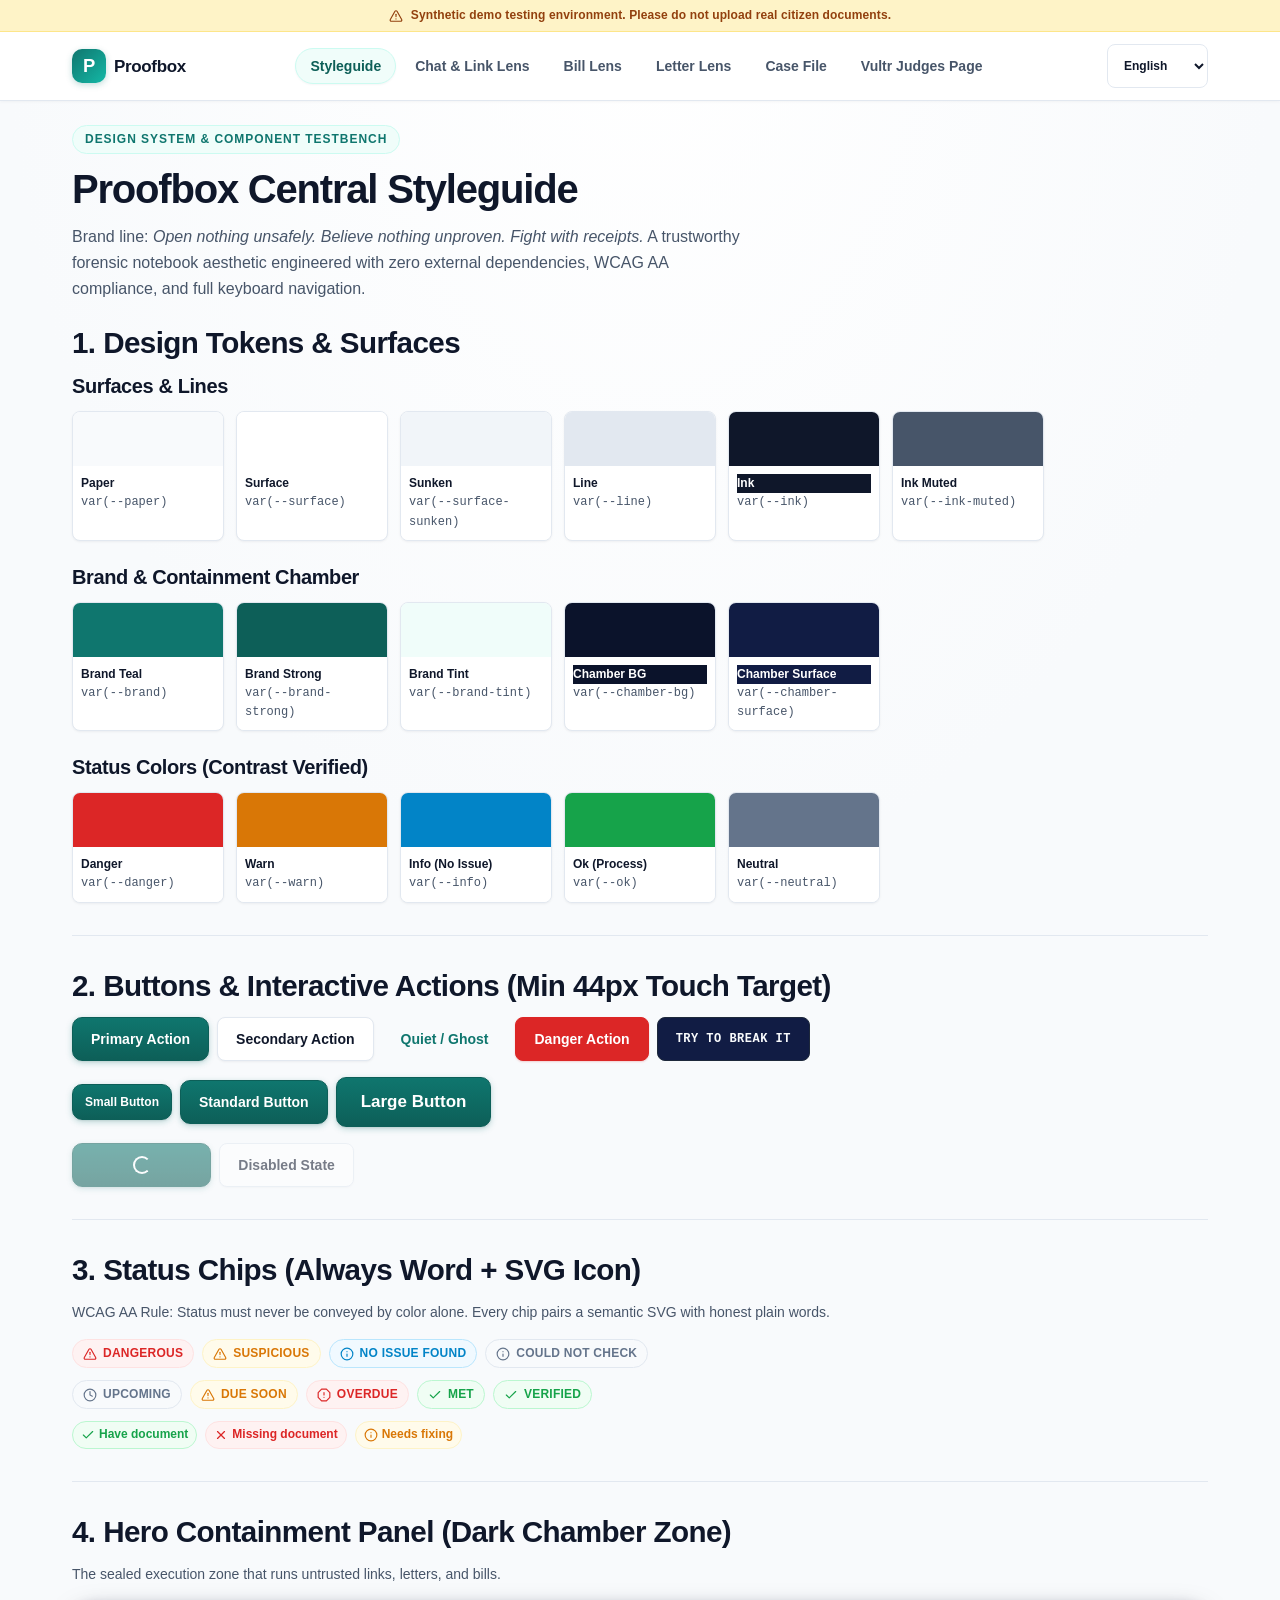
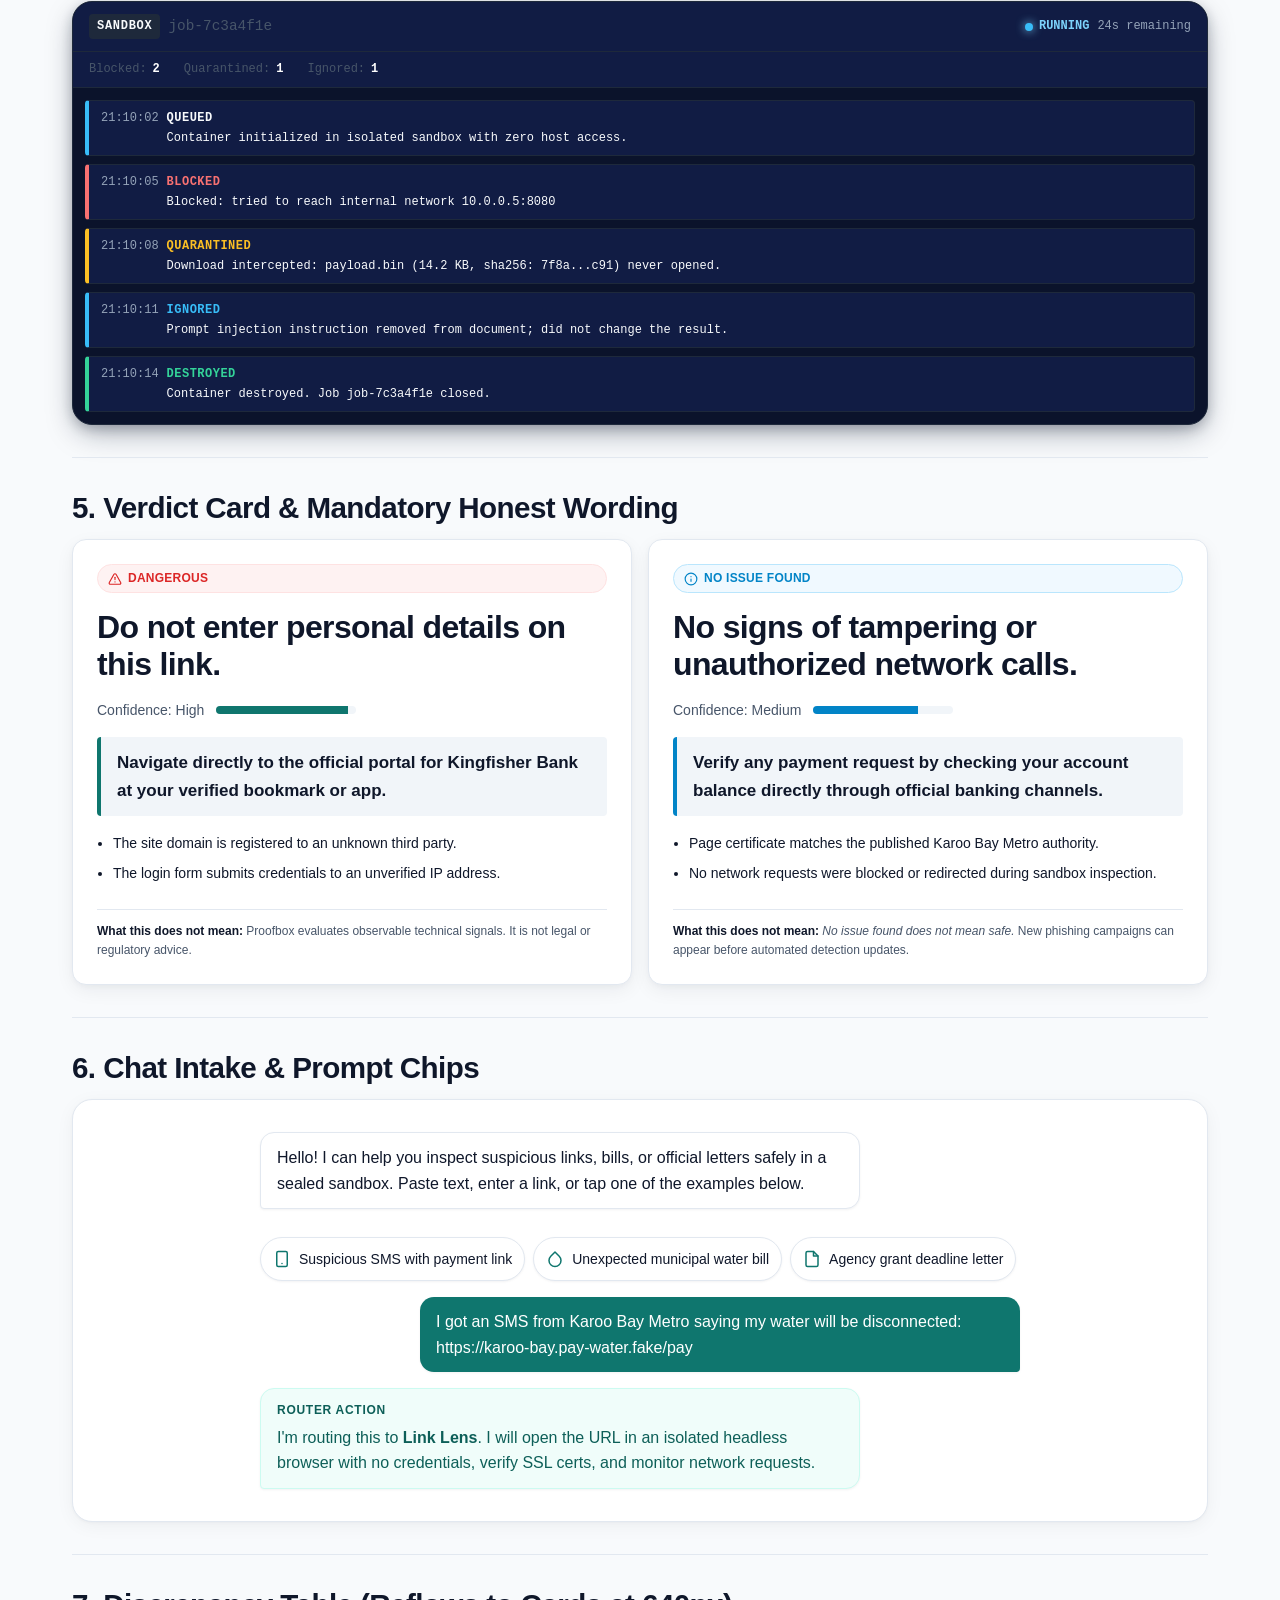
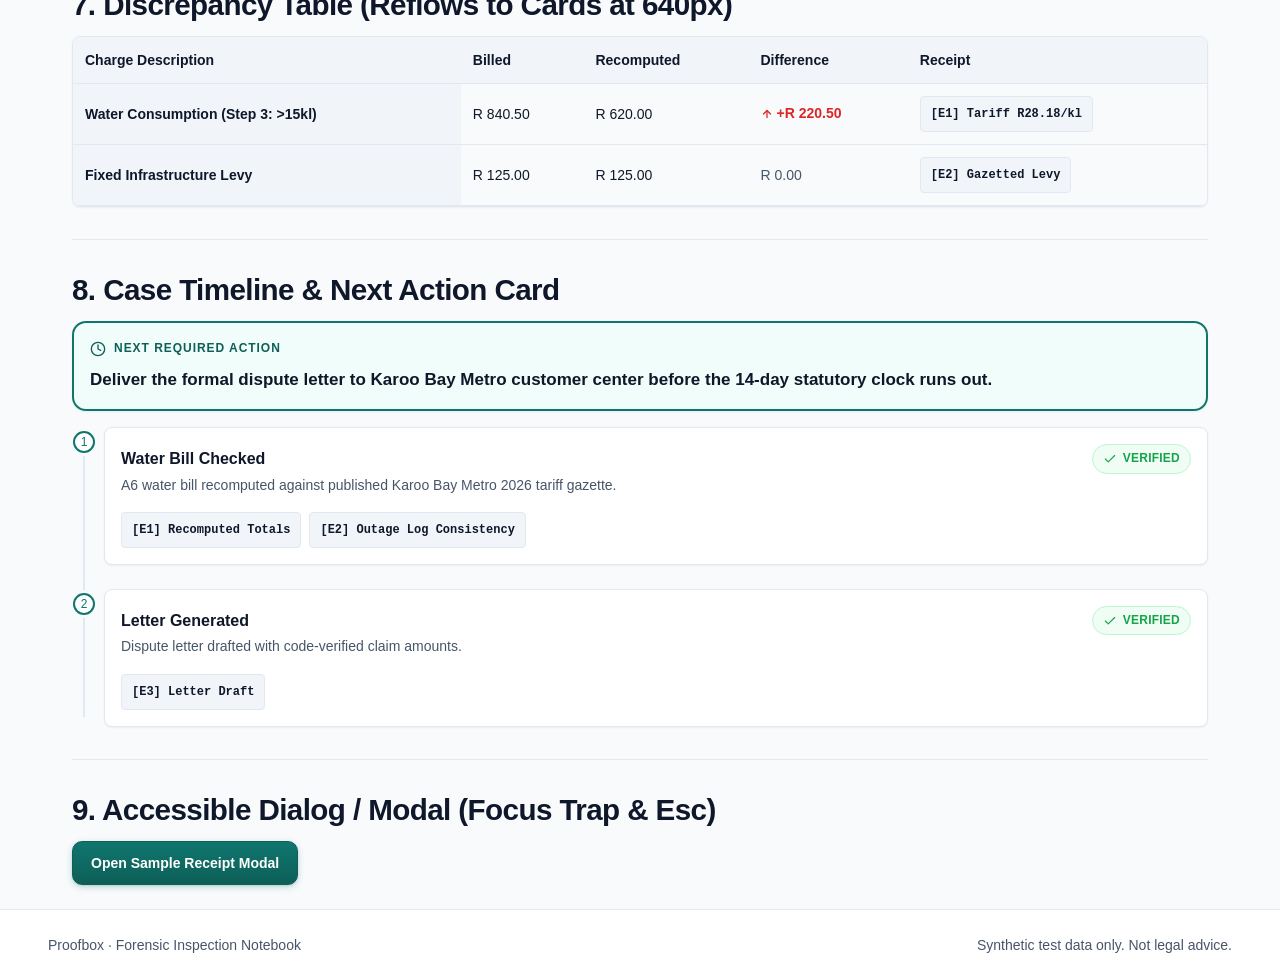
<file: styleguide.html>
<!doctype html>
<html lang="en">
<head>
  <meta charset="utf-8">
  <meta name="viewport" content="width=device-width, initial-scale=1">
  <title>Proofbox · Design System Styleguide</title>
  <link rel="stylesheet" href="css/tokens.css?v=3">
  <link rel="stylesheet" href="css/base.css?v=3">
  <link rel="stylesheet" href="css/components.css?v=3">
  <style>
    .swatch-grid {
      display: grid;
      grid-template-columns: repeat(auto-fill, minmax(150px, 1fr));
      gap: var(--s3);
      margin: var(--s3) 0 var(--s5);
    }
    .swatch {
      border: 1px solid var(--line);
      border-radius: var(--radius-sm);
      overflow: hidden;
      font-size: var(--text-xs);
      background-color: var(--surface);
      box-shadow: var(--shadow-1);
    }
    .swatch-color {
      height: 54px;
      width: 100%;
    }
    .swatch-meta {
      padding: var(--s2);
      background-color: var(--surface);
    }
    .swatch-name {
      font-weight: 700;
    }
    .swatch-hex {
      color: var(--ink-muted);
      font-family: var(--font-mono);
    }
    .section-divider {
      border: 0;
      border-top: 1px solid var(--line);
      margin: var(--s6) 0;
    }
    .swatch-paper { background: var(--paper); }
    .swatch-surface { background: var(--surface); }
    .swatch-sunken { background: var(--surface-sunken); }
    .swatch-line { background: var(--line); }
    .swatch-ink { background: var(--ink); }
    .swatch-ink-muted { background: var(--ink-muted); }
    .swatch-brand { background: var(--brand); }
    .swatch-brand-strong { background: var(--brand-strong); }
    .swatch-brand-tint { background: var(--brand-tint); }
    .swatch-chamber-bg { background: var(--chamber-bg); }
    .swatch-chamber-surface { background: var(--chamber-surface); }
    .swatch-danger { background: var(--danger); }
    .swatch-warn { background: var(--warn); }
    .swatch-info-color { background: var(--info); }
    .swatch-ok { background: var(--ok); }
    .swatch-neutral { background: var(--neutral); }
    .swatch-text-ink { color: var(--white); background: var(--ink); }
    .swatch-text-chamber-bg { color: var(--white); background: var(--chamber-bg); }
    .swatch-text-chamber-surf { color: var(--white); background: var(--chamber-surface); }
    .fill-94 { width: 94%; }
    .fill-75-info { width: 75%; background-color: var(--info); }
    .advice-border-info { border-left-color: var(--info); }
  </style>
</head>
<body>
  <a class="skip-link" href="#main">Skip to content</a>

  <!-- Persistent App Shell -->
  <header class="topbar">
    <div class="topbar-banner">
      <svg class="topbar-banner-icon" viewBox="0 0 24 24" fill="none" stroke="currentColor" stroke-width="2" stroke-linecap="round" stroke-linejoin="round" aria-hidden="true">
        <path d="m21.73 18-8-14a2 2 0 0 0-3.48 0l-8 14A2 2 0 0 0 4 21h16a2 2 0 0 0 1.73-3Z"></path>
        <line x1="12" y1="9" x2="12" y2="13"></line>
        <line x1="12" y1="17" x2="12.01" y2="17"></line>
      </svg>
      <span>Synthetic demo testing environment. Please do not upload real citizen documents.</span>
    </div>
    <div class="topbar-inner">
      <a class="brand" href="./" aria-label="Proofbox Home">
        <span class="brand-mark" aria-hidden="true">P</span>
        <span>Proofbox</span>
      </a>
      <nav class="topbar-nav" aria-label="Primary Navigation">
        <a href="./" aria-current="page">Styleguide</a>
        <a href="index.html">Chat &amp; Link Lens</a>
        <a href="bill/">Bill Lens</a>
        <a href="letter/">Letter Lens</a>
        <a href="case/">Case File</a>
        <a href="vultr.html">Vultr Judges Page</a>
      </nav>
      <div class="lang-picker">
        <label for="styleguide-lang" class="sr-only">Language</label>
        <select id="styleguide-lang" class="lang-select">
          <option value="en">English</option>
          <option value="zu">isiZulu</option>
          <option value="af">Afrikaans</option>
          <option value="st">Sesotho</option>
        </select>
      </div>
    </div>
  </header>

  <main id="main" class="app-main app-container">
    <header class="mb-s5">
      <span class="eyebrow">Design System &amp; Component Testbench</span>
      <h1>Proofbox Central Styleguide</h1>
      <p class="text-muted max-w-680">
        Brand line: <em>Open nothing unsafely. Believe nothing unproven. Fight with receipts.</em>
        A trustworthy forensic notebook aesthetic engineered with zero external dependencies, WCAG AA compliance, and full keyboard navigation.
      </p>
    </header>

    <!-- SECTION 1: DESIGN TOKENS -->
    <section aria-labelledby="tokens-title">
      <h2 id="tokens-title">1. Design Tokens &amp; Surfaces</h2>

      <h3>Surfaces &amp; Lines</h3>
      <div class="swatch-grid">
        <div class="swatch"><div class="swatch-color swatch-paper"></div><div class="swatch-meta"><div class="swatch-name">Paper</div><div class="swatch-hex">var(--paper)</div></div></div>
        <div class="swatch"><div class="swatch-color swatch-surface"></div><div class="swatch-meta"><div class="swatch-name">Surface</div><div class="swatch-hex">var(--surface)</div></div></div>
        <div class="swatch"><div class="swatch-color swatch-sunken"></div><div class="swatch-meta"><div class="swatch-name">Sunken</div><div class="swatch-hex">var(--surface-sunken)</div></div></div>
        <div class="swatch"><div class="swatch-color swatch-line"></div><div class="swatch-meta"><div class="swatch-name">Line</div><div class="swatch-hex">var(--line)</div></div></div>
        <div class="swatch"><div class="swatch-color swatch-ink"></div><div class="swatch-meta"><div class="swatch-name swatch-text-ink">Ink</div><div class="swatch-hex">var(--ink)</div></div></div>
        <div class="swatch"><div class="swatch-color swatch-ink-muted"></div><div class="swatch-meta"><div class="swatch-name">Ink Muted</div><div class="swatch-hex">var(--ink-muted)</div></div></div>
      </div>

      <h3>Brand &amp; Containment Chamber</h3>
      <div class="swatch-grid">
        <div class="swatch"><div class="swatch-color swatch-brand"></div><div class="swatch-meta"><div class="swatch-name">Brand Teal</div><div class="swatch-hex">var(--brand)</div></div></div>
        <div class="swatch"><div class="swatch-color swatch-brand-strong"></div><div class="swatch-meta"><div class="swatch-name">Brand Strong</div><div class="swatch-hex">var(--brand-strong)</div></div></div>
        <div class="swatch"><div class="swatch-color swatch-brand-tint"></div><div class="swatch-meta"><div class="swatch-name">Brand Tint</div><div class="swatch-hex">var(--brand-tint)</div></div></div>
        <div class="swatch"><div class="swatch-color swatch-chamber-bg"></div><div class="swatch-meta"><div class="swatch-name swatch-text-chamber-bg">Chamber BG</div><div class="swatch-hex">var(--chamber-bg)</div></div></div>
        <div class="swatch"><div class="swatch-color swatch-chamber-surface"></div><div class="swatch-meta"><div class="swatch-name swatch-text-chamber-surf">Chamber Surface</div><div class="swatch-hex">var(--chamber-surface)</div></div></div>
      </div>

      <h3>Status Colors (Contrast Verified)</h3>
      <div class="swatch-grid">
        <div class="swatch"><div class="swatch-color swatch-danger"></div><div class="swatch-meta"><div class="swatch-name">Danger</div><div class="swatch-hex">var(--danger)</div></div></div>
        <div class="swatch"><div class="swatch-color swatch-warn"></div><div class="swatch-meta"><div class="swatch-name">Warn</div><div class="swatch-hex">var(--warn)</div></div></div>
        <div class="swatch"><div class="swatch-color swatch-info-color"></div><div class="swatch-meta"><div class="swatch-name">Info (No Issue)</div><div class="swatch-hex">var(--info)</div></div></div>
        <div class="swatch"><div class="swatch-color swatch-ok"></div><div class="swatch-meta"><div class="swatch-name">Ok (Process)</div><div class="swatch-hex">var(--ok)</div></div></div>
        <div class="swatch"><div class="swatch-color swatch-neutral"></div><div class="swatch-meta"><div class="swatch-name">Neutral</div><div class="swatch-hex">var(--neutral)</div></div></div>
      </div>
    </section>

    <hr class="section-divider">

    <!-- SECTION 2: BUTTONS -->
    <section aria-labelledby="buttons-title">
      <h2 id="buttons-title">2. Buttons &amp; Interactive Actions (Min 44px Touch Target)</h2>
      <div class="flex-row mb-s4">
        <button type="button" class="btn btn-primary">Primary Action</button>
        <button type="button" class="btn btn-secondary">Secondary Action</button>
        <button type="button" class="btn btn-quiet">Quiet / Ghost</button>
        <button type="button" class="btn btn-danger">Danger Action</button>
        <button type="button" class="btn btn-redteam">Try to break it</button>
      </div>

      <div class="flex-row mb-s4">
        <button type="button" class="btn btn-primary btn-sm">Small Button</button>
        <button type="button" class="btn btn-primary">Standard Button</button>
        <button type="button" class="btn btn-primary btn-lg">Large Button</button>
      </div>

      <div class="flex-row">
        <button type="button" class="btn btn-primary is-loading" disabled>Loading Action</button>
        <button type="button" class="btn btn-secondary" disabled>Disabled State</button>
      </div>
    </section>

    <hr class="section-divider">

    <!-- SECTION 3: STATUS CHIPS -->
    <section aria-labelledby="status-title">
      <h2 id="status-title">3. Status Chips (Always Word + SVG Icon)</h2>
      <p class="text-sm text-muted">WCAG AA Rule: Status must never be conveyed by color alone. Every chip pairs a semantic SVG with honest plain words.</p>
      
      <div class="flex-row mb-s3">
        <span class="status-chip status-chip--dangerous">
          <svg class="chip-icon" viewBox="0 0 24 24" fill="none" stroke="currentColor" stroke-width="2" stroke-linecap="round" stroke-linejoin="round" aria-hidden="true">
            <path d="m21.73 18-8-14a2 2 0 0 0-3.48 0l-8 14A2 2 0 0 0 4 21h16a2 2 0 0 0 1.73-3Z"></path>
            <line x1="12" y1="9" x2="12" y2="13"></line>
            <line x1="12" y1="17" x2="12.01" y2="17"></line>
          </svg>
          <span>Dangerous</span>
        </span>
        <span class="status-chip status-chip--suspicious">
          <svg class="chip-icon" viewBox="0 0 24 24" fill="none" stroke="currentColor" stroke-width="2" stroke-linecap="round" stroke-linejoin="round" aria-hidden="true">
            <path d="m21.73 18-8-14a2 2 0 0 0-3.48 0l-8 14A2 2 0 0 0 4 21h16a2 2 0 0 0 1.73-3Z"></path>
            <line x1="12" y1="9" x2="12" y2="13"></line>
            <line x1="12" y1="17" x2="12.01" y2="17"></line>
          </svg>
          <span>Suspicious</span>
        </span>
        <span class="status-chip status-chip--no_issue_found">
          <svg class="chip-icon" viewBox="0 0 24 24" fill="none" stroke="currentColor" stroke-width="2" stroke-linecap="round" stroke-linejoin="round" aria-hidden="true">
            <circle cx="12" cy="12" r="10"></circle>
            <line x1="12" y1="16" x2="12" y2="12"></line>
            <line x1="12" y1="8" x2="12.01" y2="8"></line>
          </svg>
          <span>No Issue Found</span>
        </span>
        <span class="status-chip status-chip--could_not_check">
          <svg class="chip-icon" viewBox="0 0 24 24" fill="none" stroke="currentColor" stroke-width="2" stroke-linecap="round" stroke-linejoin="round" aria-hidden="true">
            <circle cx="12" cy="12" r="10"></circle>
            <line x1="12" y1="16" x2="12" y2="12"></line>
            <line x1="12" y1="8" x2="12.01" y2="8"></line>
          </svg>
          <span>Could Not Check</span>
        </span>
      </div>

      <div class="flex-row mb-s3">
        <span class="status-chip status-chip--upcoming">
          <svg class="chip-icon" viewBox="0 0 24 24" fill="none" stroke="currentColor" stroke-width="2" stroke-linecap="round" stroke-linejoin="round" aria-hidden="true">
            <circle cx="12" cy="12" r="10"></circle>
            <polyline points="12 6 12 12 16 14"></polyline>
          </svg>
          <span>Upcoming</span>
        </span>
        <span class="status-chip status-chip--due_soon">
          <svg class="chip-icon" viewBox="0 0 24 24" fill="none" stroke="currentColor" stroke-width="2" stroke-linecap="round" stroke-linejoin="round" aria-hidden="true">
            <path d="m21.73 18-8-14a2 2 0 0 0-3.48 0l-8 14A2 2 0 0 0 4 21h16a2 2 0 0 0 1.73-3Z"></path>
            <line x1="12" y1="9" x2="12" y2="13"></line>
            <line x1="12" y1="17" x2="12.01" y2="17"></line>
          </svg>
          <span>Due Soon</span>
        </span>
        <span class="status-chip status-chip--overdue">
          <svg class="chip-icon" viewBox="0 0 24 24" fill="none" stroke="currentColor" stroke-width="2" stroke-linecap="round" stroke-linejoin="round" aria-hidden="true">
            <polygon points="7.86 2 16.14 2 22 7.86 22 16.14 16.14 22 7.86 22 2 16.14 2 7.86 7.86 2"></polygon>
            <line x1="12" y1="8" x2="12" y2="12"></line>
            <line x1="12" y1="16" x2="12.01" y2="16"></line>
          </svg>
          <span>Overdue</span>
        </span>
        <span class="status-chip status-chip--met">
          <svg class="chip-icon" viewBox="0 0 24 24" fill="none" stroke="currentColor" stroke-width="2" stroke-linecap="round" stroke-linejoin="round" aria-hidden="true">
            <polyline points="20 6 9 17 4 12"></polyline>
          </svg>
          <span>Met</span>
        </span>
        <span class="status-chip status-chip--verified">
          <svg class="chip-icon" viewBox="0 0 24 24" fill="none" stroke="currentColor" stroke-width="2" stroke-linecap="round" stroke-linejoin="round" aria-hidden="true">
            <polyline points="20 6 9 17 4 12"></polyline>
          </svg>
          <span>Verified</span>
        </span>
      </div>

      <div class="flex-row">
        <span class="status have">
          <svg class="chip-icon" viewBox="0 0 24 24" fill="none" stroke="currentColor" stroke-width="2" stroke-linecap="round" stroke-linejoin="round" aria-hidden="true"><polyline points="20 6 9 17 4 12"></polyline></svg>
          <span>Have document</span>
        </span>
        <span class="status missing">
          <svg class="chip-icon" viewBox="0 0 24 24" fill="none" stroke="currentColor" stroke-width="2" stroke-linecap="round" stroke-linejoin="round" aria-hidden="true"><line x1="18" y1="6" x2="6" y2="18"></line><line x1="6" y1="6" x2="18" y2="18"></line></svg>
          <span>Missing document</span>
        </span>
        <span class="status needs_fixing">
          <svg class="chip-icon" viewBox="0 0 24 24" fill="none" stroke="currentColor" stroke-width="2" stroke-linecap="round" stroke-linejoin="round" aria-hidden="true"><circle cx="12" cy="12" r="10"></circle><line x1="12" y1="16" x2="12" y2="12"></line><line x1="12" y1="8" x2="12.01" y2="8"></line></svg>
          <span>Needs fixing</span>
        </span>
      </div>
    </section>

    <hr class="section-divider">

    <!-- SECTION 4: CONTAINMENT PANEL (HERO) -->
    <section aria-labelledby="chamber-title">
      <h2 id="chamber-title">4. Hero Containment Panel (Dark Chamber Zone)</h2>
      <p class="text-sm text-muted">The sealed execution zone that runs untrusted links, letters, and bills.</p>

      <div class="containment-panel">
        <div class="containment-header">
          <div class="containment-title-group">
            <span class="containment-badge">Sandbox</span>
            <span class="font-mono text-xs text-muted">job-7c3a4f1e</span>
          </div>
          <div class="flex-row">
            <span class="containment-live-pill">
              <span class="containment-live-dot" aria-hidden="true"></span>
              <span>RUNNING</span>
            </span>
            <span class="containment-timer">24s remaining</span>
          </div>
        </div>

        <div class="containment-summary">
          <div class="containment-summary-item">
            <span class="text-muted">Blocked:</span> <span class="containment-summary-count">2</span>
          </div>
          <div class="containment-summary-item">
            <span class="text-muted">Quarantined:</span> <span class="containment-summary-count">1</span>
          </div>
          <div class="containment-summary-item">
            <span class="text-muted">Ignored:</span> <span class="containment-summary-count">1</span>
          </div>
        </div>

        <ol class="containment-events" aria-live="polite">
          <li class="containment-event-row" style="border-left-color: var(--chamber-cyan);">
            <span class="containment-event-time">21:10:02</span>
            <div class="containment-event-body">
              <span class="containment-event-tag">QUEUED</span>
              <span>Container initialized in isolated sandbox with zero host access.</span>
            </div>
          </li>
          <li class="containment-event-row" style="border-left-color: var(--chamber-red);">
            <span class="containment-event-time">21:10:05</span>
            <div class="containment-event-body">
              <span class="containment-event-tag tag-blocked">BLOCKED</span>
              <span>Blocked: tried to reach internal network 10.0.0.5:8080</span>
            </div>
          </li>
          <li class="containment-event-row" style="border-left-color: var(--chamber-amber);">
            <span class="containment-event-time">21:10:08</span>
            <div class="containment-event-body">
              <span class="containment-event-tag tag-quarantined">QUARANTINED</span>
              <span>Download intercepted: payload.bin (14.2 KB, sha256: 7f8a...c91) never opened.</span>
            </div>
          </li>
          <li class="containment-event-row" style="border-left-color: var(--chamber-blue);">
            <span class="containment-event-time">21:10:11</span>
            <div class="containment-event-body">
              <span class="containment-event-tag tag-ignored">IGNORED</span>
              <span>Prompt injection instruction removed from document; did not change the result.</span>
            </div>
          </li>
          <li class="containment-event-row" style="border-left-color: var(--chamber-green);">
            <span class="containment-event-time">21:10:14</span>
            <div class="containment-event-body">
              <span class="containment-event-tag tag-destroyed">DESTROYED</span>
              <span>Container destroyed. Job job-7c3a4f1e closed.</span>
            </div>
          </li>
        </ol>
      </div>
    </section>

    <hr class="section-divider">

    <!-- SECTION 5: VERDICT CARD -->
    <section aria-labelledby="verdict-title-sec">
      <h2 id="verdict-title-sec">5. Verdict Card &amp; Mandatory Honest Wording</h2>

      <div style="display: grid; grid-template-columns: repeat(auto-fit, minmax(320px, 1fr)); gap: var(--s4);">
        <!-- Dangerous Verdict -->
        <article class="verdict-card">
          <span class="status-chip status-chip--dangerous">
            <svg class="chip-icon" viewBox="0 0 24 24" fill="none" stroke="currentColor" stroke-width="2" stroke-linecap="round" stroke-linejoin="round" aria-hidden="true"><path d="m21.73 18-8-14a2 2 0 0 0-3.48 0l-8 14A2 2 0 0 0 4 21h16a2 2 0 0 0 1.73-3Z"></path><line x1="12" y1="9" x2="12" y2="13"></line><line x1="12" y1="17" x2="12.01" y2="17"></line></svg>
            <span>Dangerous</span>
          </span>
          <h3 class="verdict-heading">Do not enter personal details on this link.</h3>

          <div class="verdict-confidence-box">
            <span>Confidence: High</span>
            <div class="confidence-bar" role="progressbar" aria-valuenow="94" aria-valuemin="0" aria-valuemax="100">
              <div class="confidence-bar-fill fill-94"></div>
            </div>
          </div>

          <div class="verdict-advice-box">
            <p class="verdict-advice-text">Navigate directly to the official portal for Kingfisher Bank at your verified bookmark or app.</p>
          </div>

          <ul class="verdict-reasons-list">
            <li>The site domain is registered to an unknown third party.</li>
            <li>The login form submits credentials to an unverified IP address.</li>
          </ul>

          <div class="verdict-caveat-box">
            <strong>What this does not mean:</strong> Proofbox evaluates observable technical signals. It is not legal or regulatory advice.
          </div>
        </article>

        <!-- No Issue Found Verdict (Info Blue, Never Green Safe) -->
        <article class="verdict-card">
          <span class="status-chip status-chip--no_issue_found">
            <svg class="chip-icon" viewBox="0 0 24 24" fill="none" stroke="currentColor" stroke-width="2" stroke-linecap="round" stroke-linejoin="round" aria-hidden="true"><circle cx="12" cy="12" r="10"></circle><line x1="12" y1="16" x2="12" y2="12"></line><line x1="12" y1="8" x2="12.01" y2="8"></line></svg>
            <span>No Issue Found</span>
          </span>
          <h3 class="verdict-heading">No signs of tampering or unauthorized network calls.</h3>

          <div class="verdict-confidence-box">
            <span>Confidence: Medium</span>
            <div class="confidence-bar" role="progressbar" aria-valuenow="75" aria-valuemin="0" aria-valuemax="100">
              <div class="confidence-bar-fill fill-75-info"></div>
            </div>
          </div>

          <div class="verdict-advice-box advice-border-info">
            <p class="verdict-advice-text">Verify any payment request by checking your account balance directly through official banking channels.</p>
          </div>

          <ul class="verdict-reasons-list">
            <li>Page certificate matches the published Karoo Bay Metro authority.</li>
            <li>No network requests were blocked or redirected during sandbox inspection.</li>
          </ul>

          <div class="verdict-caveat-box">
            <strong>What this does not mean:</strong> <em>No issue found does not mean safe.</em> New phishing campaigns can appear before automated detection updates.
          </div>
        </article>
      </div>
    </section>

    <hr class="section-divider">

    <!-- SECTION 6: CHAT INTAKE BUBBLES -->
    <section aria-labelledby="chat-title">
      <h2 id="chat-title">6. Chat Intake &amp; Prompt Chips</h2>

      <div class="card">
        <div class="chat-container">
          <div class="chat-bubble chat-proofbox">
            Hello! I can help you inspect suspicious links, bills, or official letters safely in a sealed sandbox. Paste text, enter a link, or tap one of the examples below.
          </div>

          <div class="prompt-chips">
            <button type="button" class="prompt-chip">
              <svg class="prompt-chip-icon" viewBox="0 0 24 24" fill="none" stroke="currentColor" stroke-width="2" stroke-linecap="round" stroke-linejoin="round" aria-hidden="true"><rect width="14" height="20" x="5" y="2" rx="2" ry="2"></rect><line x1="12" y1="18" x2="12.01" y2="18"></line></svg>
              <span>Suspicious SMS with payment link</span>
            </button>
            <button type="button" class="prompt-chip">
              <svg class="prompt-chip-icon" viewBox="0 0 24 24" fill="none" stroke="currentColor" stroke-width="2" stroke-linecap="round" stroke-linejoin="round" aria-hidden="true"><path d="M12 2.69l5.66 5.66a8 8 0 1 1-11.31 0z"></path></svg>
              <span>Unexpected municipal water bill</span>
            </button>
            <button type="button" class="prompt-chip">
              <svg class="prompt-chip-icon" viewBox="0 0 24 24" fill="none" stroke="currentColor" stroke-width="2" stroke-linecap="round" stroke-linejoin="round" aria-hidden="true"><path d="M14 2H6a2 2 0 0 0-2 2v16a2 2 0 0 0 2 2h12a2 2 0 0 0 2-2V8z"></path><polyline points="14 2 14 8 20 8"></polyline></svg>
              <span>Agency grant deadline letter</span>
            </button>
          </div>

          <div class="chat-bubble chat-user">
            I got an SMS from Karoo Bay Metro saying my water will be disconnected: https://karoo-bay.pay-water.fake/pay
          </div>

          <div class="chat-bubble chat-router">
            <span class="chat-router-tag">Router Action</span>
            <div>I'm routing this to <strong>Link Lens</strong>. I will open the URL in an isolated headless browser with no credentials, verify SSL certs, and monitor network requests.</div>
          </div>
        </div>
      </div>
    </section>

    <hr class="section-divider">

    <!-- SECTION 7: DISCREPANCY TABLE (BILL LENS) -->
    <section aria-labelledby="table-title">
      <h2 id="table-title">7. Discrepancy Table (Reflows to Cards at 640px)</h2>

      <div class="discrepancy-table-wrap">
        <table class="discrepancy-table">
          <thead>
            <tr>
              <th scope="col">Charge Description</th>
              <th scope="col">Billed</th>
              <th scope="col">Recomputed</th>
              <th scope="col">Difference</th>
              <th scope="col">Receipt</th>
            </tr>
          </thead>
          <tbody>
            <tr>
              <th scope="row">Water Consumption (Step 3: >15kl)</th>
              <td data-label="Billed">R 840.50</td>
              <td data-label="Recomputed">R 620.00</td>
              <td data-label="Difference">
                <span class="discrepancy-diff">
                  <svg width="12" height="12" viewBox="0 0 24 24" fill="none" stroke="currentColor" stroke-width="2.5" stroke-linecap="round" stroke-linejoin="round" aria-hidden="true"><line x1="12" y1="19" x2="12" y2="5"></line><polyline points="5 12 12 5 19 12"></polyline></svg>
                  <span>+R 220.50</span>
                </span>
              </td>
              <td data-label="Receipt">
                <button type="button" class="receipt-chip">[E1] Tariff R28.18/kl</button>
              </td>
            </tr>
            <tr>
              <th scope="row">Fixed Infrastructure Levy</th>
              <td data-label="Billed">R 125.00</td>
              <td data-label="Recomputed">R 125.00</td>
              <td data-label="Difference">
                <span class="text-muted">R 0.00</span>
              </td>
              <td data-label="Receipt">
                <button type="button" class="receipt-chip">[E2] Gazetted Levy</button>
              </td>
            </tr>
          </tbody>
        </table>
      </div>
    </section>

    <hr class="section-divider">

    <!-- SECTION 8: CASE TIMELINE & NEXT ACTION -->
    <section aria-labelledby="timeline-sec-title">
      <h2 id="timeline-sec-title">8. Case Timeline &amp; Next Action Card</h2>

      <div class="next-action-card mb-s4">
        <div class="next-action-title">
          <svg width="16" height="16" viewBox="0 0 24 24" fill="none" stroke="currentColor" stroke-width="2" stroke-linecap="round" stroke-linejoin="round" aria-hidden="true">
            <circle cx="12" cy="12" r="10"></circle>
            <polyline points="12 6 12 12 16 14"></polyline>
          </svg>
          <span>Next Required Action</span>
        </div>
        <div class="next-action-body">
          Deliver the formal dispute letter to Karoo Bay Metro customer center before the 14-day statutory clock runs out.
        </div>
      </div>

      <div class="timeline">
        <article class="timeline-node">
          <div class="timeline-dot" aria-hidden="true">1</div>
          <div class="timeline-card">
            <div class="flex-between">
              <strong>Water Bill Checked</strong>
              <span class="status-chip status-chip--verified">
                <svg class="chip-icon" viewBox="0 0 24 24" fill="none" stroke="currentColor" stroke-width="2" stroke-linecap="round" stroke-linejoin="round" aria-hidden="true"><polyline points="20 6 9 17 4 12"></polyline></svg>
                <span>Verified</span>
              </span>
            </div>
            <p class="text-sm text-muted">A6 water bill recomputed against published Karoo Bay Metro 2026 tariff gazette.</p>
            <div class="flex-row">
              <button type="button" class="receipt-chip">[E1] Recomputed Totals</button>
              <button type="button" class="receipt-chip">[E2] Outage Log Consistency</button>
            </div>
          </div>
        </article>

        <article class="timeline-node">
          <div class="timeline-dot" aria-hidden="true">2</div>
          <div class="timeline-card">
            <div class="flex-between">
              <strong>Letter Generated</strong>
              <span class="status-chip status-chip--verified">
                <svg class="chip-icon" viewBox="0 0 24 24" fill="none" stroke="currentColor" stroke-width="2" stroke-linecap="round" stroke-linejoin="round" aria-hidden="true"><polyline points="20 6 9 17 4 12"></polyline></svg>
                <span>Verified</span>
              </span>
            </div>
            <p class="text-sm text-muted">Dispute letter drafted with code-verified claim amounts.</p>
            <div class="flex-row">
              <button type="button" class="receipt-chip">[E3] Letter Draft</button>
            </div>
          </div>
        </article>
      </div>
    </section>

    <hr class="section-divider">

    <!-- SECTION 9: DIALOG TEST -->
    <section aria-labelledby="dialog-sec-title">
      <h2 id="dialog-sec-title">9. Accessible Dialog / Modal (Focus Trap &amp; Esc)</h2>
      <button type="button" class="btn btn-primary" id="open-demo-dialog">Open Sample Receipt Modal</button>

      <dialog id="sample-receipt-dialog" aria-labelledby="dialog-sample-title">
        <div class="dialog-head">
          <div>
            <span class="eyebrow">Evidence Receipt</span>
            <h3 id="dialog-sample-title" class="m-0">Receipt · tariff_engine</h3>
          </div>
          <button type="button" class="btn btn-quiet btn-sm" id="close-demo-dialog" aria-label="Close dialog">✕</button>
        </div>
        <p class="font-mono text-xs text-muted">SHA-256: 4f1a8c9b2e7d3a5f6e8b1c4d9a2e3f5b7c8d9e0a1b2c3d4e5f6a7b8c9d0e1f2a</p>
        <pre>{
  "receipt_id": "rcpt-8f12a9b4",
  "engine": "tariff_v2026_1",
  "verified": true,
  "rate_tier": "step_3_water",
  "discrepancy_detected": 220.50
}</pre>
        <div class="mt-s4 text-right">
          <button type="button" class="btn btn-secondary" id="confirm-demo-dialog">Done</button>
        </div>
      </dialog>
    </section>
  </main>

  <footer class="site-footer">
    <div class="site-footer-inner">
      <div>Proofbox · Forensic Inspection Notebook</div>
      <div>Synthetic test data only. Not legal advice.</div>
    </div>
  </footer>

  <div class="toast" id="toast" role="status" aria-live="polite"></div>

  <script type="module">
    import { setupAccessibleDialog, showToast } from "./js/common.js";

    const dialog = document.querySelector("#sample-receipt-dialog");
    const openBtn = document.querySelector("#open-demo-dialog");
    const closeBtn = document.querySelector("#close-demo-dialog");
    const doneBtn = document.querySelector("#confirm-demo-dialog");

    const dialogController = setupAccessibleDialog(dialog, openBtn);

    openBtn.addEventListener("click", () => {
      dialogController.open(openBtn);
    });

    closeBtn.addEventListener("click", () => dialogController.close());
    doneBtn.addEventListener("click", () => {
      dialogController.close();
      showToast("Receipt modal closed");
    });
  </script>
</body>
</html>
</file>
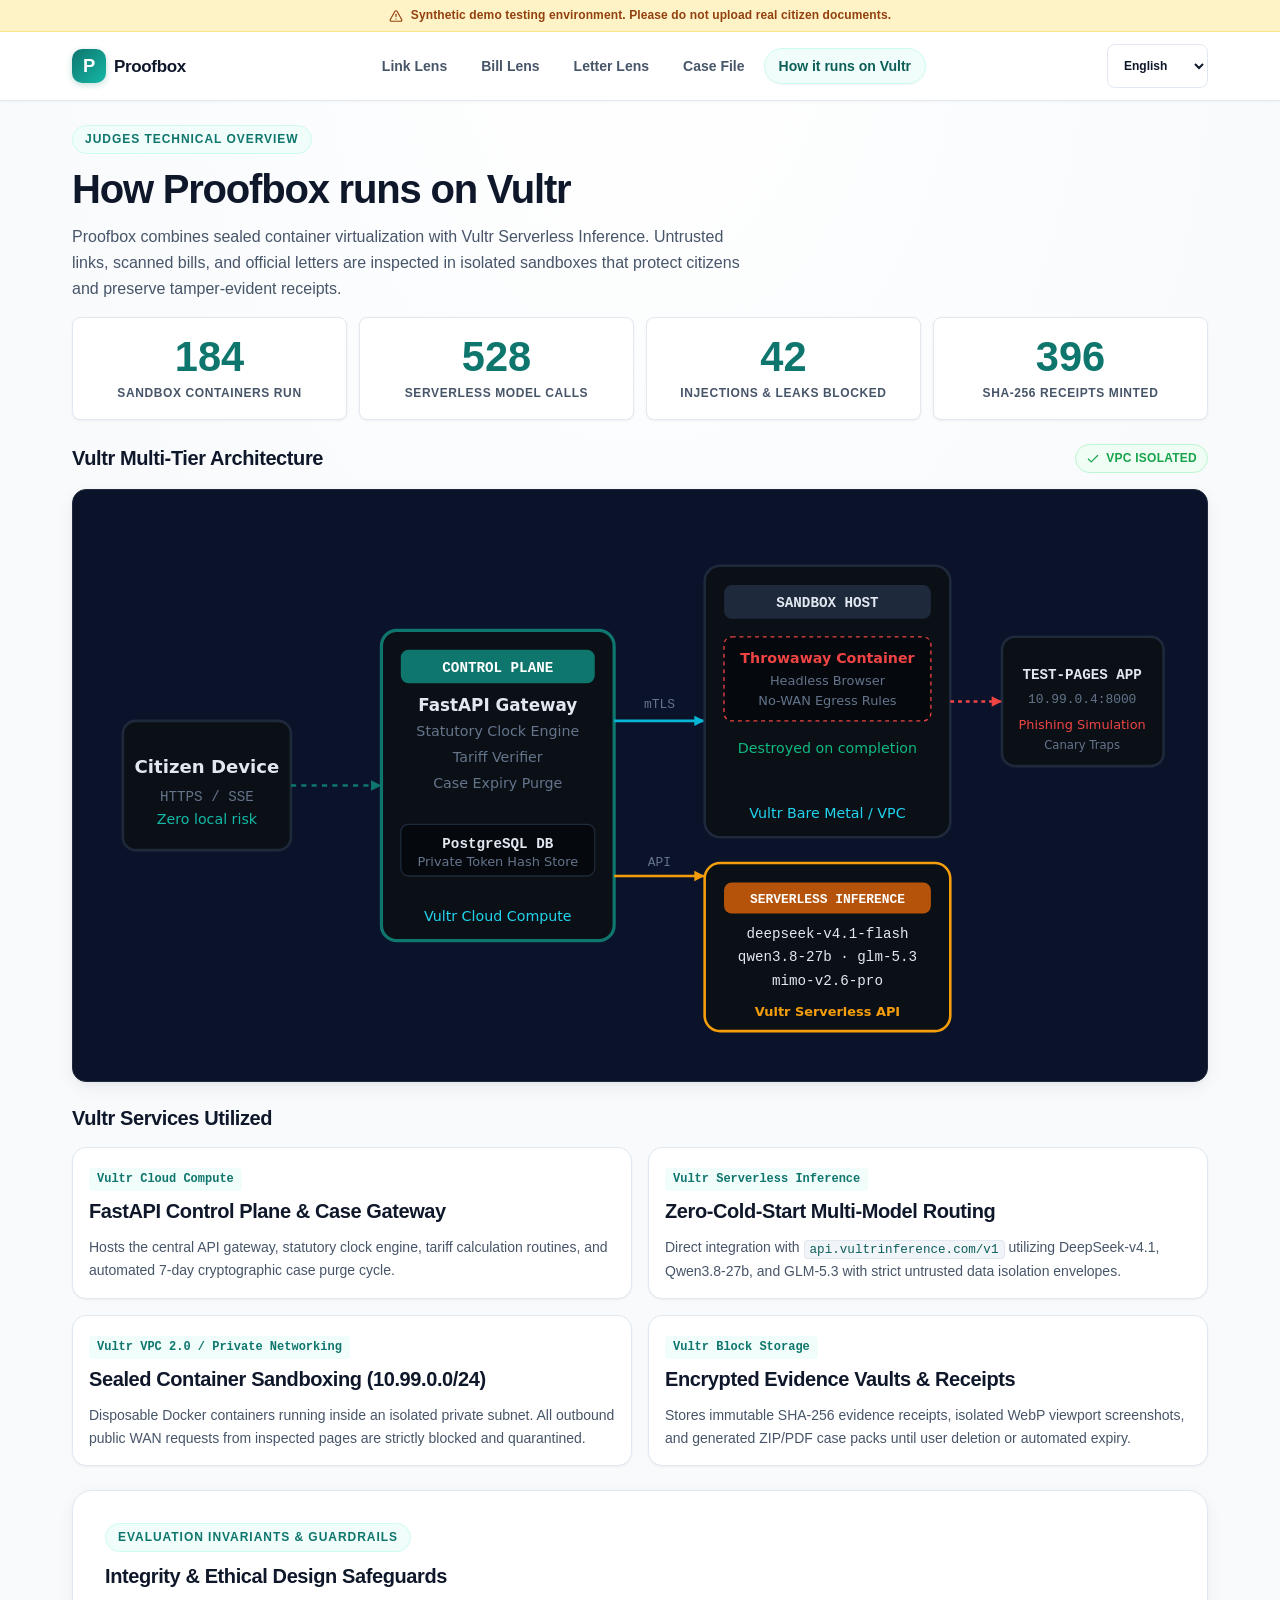
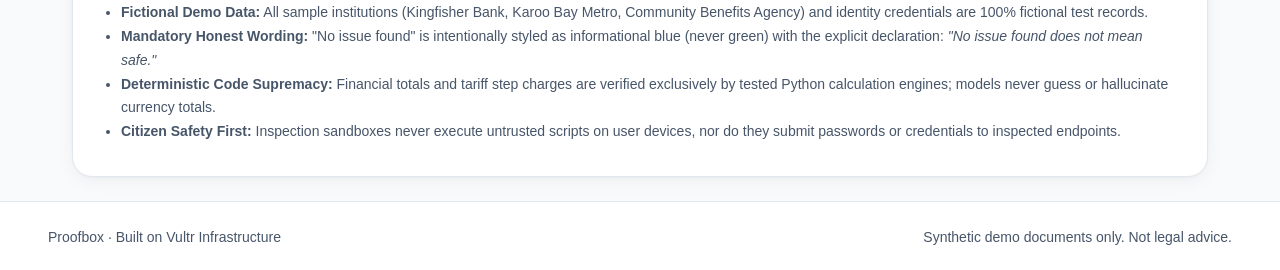
<file: vultr.html>
<!doctype html>
<html lang="en">
<head>
  <meta charset="utf-8">
  <meta name="viewport" content="width=device-width, initial-scale=1">
  <meta name="theme-color" content="#F8FAFC">
  <title>Proofbox | How it runs on Vultr</title>
  <link rel="stylesheet" href="css/tokens.css?v=3">
  <link rel="stylesheet" href="css/base.css?v=3">
  <link rel="stylesheet" href="css/components.css?v=3">
  <style>
    .counter-grid {
      display: grid;
      grid-template-columns: repeat(2, minmax(0, 1fr));
      gap: var(--s3);
      margin: var(--s4) 0 var(--s5);
    }
    @media (min-width: 760px) {
      .counter-grid {
        grid-template-columns: repeat(4, minmax(0, 1fr));
      }
    }
    .counter-card {
      background-color: var(--surface);
      border: 1px solid var(--line);
      border-radius: var(--radius-sm);
      padding: var(--s4);
      text-align: center;
      box-shadow: var(--shadow-1);
      transition: transform var(--dur) var(--ease), box-shadow var(--dur) var(--ease);
    }
    .counter-card:hover {
      transform: translateY(-2px);
      box-shadow: var(--shadow-2);
    }
    .counter-num {
      font-size: clamp(1.8rem, 4vw, 2.6rem);
      font-weight: 800;
      color: var(--brand);
      font-variant-numeric: tabular-nums;
      line-height: 1.1;
      margin-bottom: var(--s1);
    }
    .counter-label {
      font-size: var(--text-xs);
      font-weight: 700;
      color: var(--ink-muted);
      text-transform: uppercase;
      letter-spacing: 0.05em;
    }
    .diagram-container {
      background-color: var(--chamber-bg);
      border: 1px solid var(--chamber-line);
      border-radius: var(--radius-md);
      padding: var(--s5);
      color: var(--chamber-text);
      overflow-x: auto;
      margin: var(--s4) 0;
      box-shadow: var(--shadow-2);
    }
    .diagram-container svg {
      min-width: 680px;
      margin: 0 auto;
    }
    .service-grid {
      display: grid;
      grid-template-columns: 1fr;
      gap: var(--s4);
      margin-top: var(--s4);
    }
    @media (min-width: 640px) {
      .service-grid {
        grid-template-columns: repeat(2, minmax(0, 1fr));
      }
    }
    .service-card {
      border: 1px solid var(--line);
      border-radius: var(--radius-md);
      padding: var(--s4);
      background-color: var(--surface);
      box-shadow: var(--shadow-1);
      transition: transform var(--dur) var(--ease), box-shadow var(--dur) var(--ease);
    }
    .service-card:hover {
      transform: translateY(-2px);
      box-shadow: var(--shadow-2);
      border-color: var(--line-strong);
    }
    .service-tag {
      display: inline-block;
      font-family: var(--font-mono);
      font-size: var(--text-xs);
      font-weight: 700;
      color: var(--brand);
      background-color: var(--brand-tint);
      padding: 2px 8px;
      border-radius: var(--radius-xs);
      margin-bottom: var(--s2);
    }
    .diagram-heading, .services-heading {
      margin: 0;
      font-size: var(--text-lg);
    }
    .guardrails-list {
      padding-left: var(--s4);
      line-height: 1.7;
      margin: 0;
    }
  </style>
</head>
<body>
  <a class="skip-link" href="#main">Skip to content</a>

  <!-- Topbar with Persistent Demo Banner -->
  <header class="topbar">
    <div class="topbar-banner">
      <svg class="topbar-banner-icon" viewBox="0 0 24 24" fill="none" stroke="currentColor" stroke-width="2" stroke-linecap="round" stroke-linejoin="round" aria-hidden="true">
        <path d="m21.73 18-8-14a2 2 0 0 0-3.48 0l-8 14A2 2 0 0 0 4 21h16a2 2 0 0 0 1.73-3Z"></path>
        <line x1="12" y1="9" x2="12" y2="13"></line>
        <line x1="12" y1="17" x2="12.01" y2="17"></line>
      </svg>
      <span>Synthetic demo testing environment. Please do not upload real citizen documents.</span>
    </div>
    <div class="topbar-inner">
      <a class="brand" href="./" aria-label="Proofbox Home">
        <span class="brand-mark" aria-hidden="true">P</span>
        <span>Proofbox</span>
      </a>
      <nav class="topbar-nav" aria-label="Primary Navigation">
        <a href="./">Link Lens</a>
        <a href="bill/">Bill Lens</a>
        <a href="letter/">Letter Lens</a>
        <a href="case/">Case File</a>
        <a href="vultr.html" aria-current="page">How it runs on Vultr</a>
      </nav>
      <div class="lang-picker">
        <label for="vultr-lang-select" class="sr-only">Language</label>
        <select id="vultr-lang-select" class="lang-select">
          <option value="en">English</option>
          <option value="zu">isiZulu</option>
          <option value="af">Afrikaans</option>
          <option value="st">Sesotho</option>
        </select>
      </div>
    </div>
  </header>

  <main id="main" class="app-main app-container">
    <section class="mb-s4">
      <span class="eyebrow">Judges Technical Overview</span>
      <h1>How Proofbox runs on Vultr</h1>
      <p class="text-muted max-w-680">
        Proofbox combines sealed container virtualization with Vultr Serverless Inference.
        Untrusted links, scanned bills, and official letters are inspected in isolated sandboxes that protect citizens and preserve tamper-evident receipts.
      </p>
    </section>

    <!-- Animated Live Infrastructure Counters -->
    <section aria-labelledby="counters-title">
      <h2 id="counters-title" class="sr-only">Infrastructure Live Counters</h2>
      <div class="counter-grid">
        <div class="counter-card">
          <div class="counter-num" id="counter-jobs" data-target="184">0</div>
          <div class="counter-label">Sandbox Containers Run</div>
        </div>
        <div class="counter-card">
          <div class="counter-num" id="counter-models" data-target="528">0</div>
          <div class="counter-label">Serverless Model Calls</div>
        </div>
        <div class="counter-card">
          <div class="counter-num" id="counter-blocked" data-target="42">0</div>
          <div class="counter-label">Injections &amp; Leaks Blocked</div>
        </div>
        <div class="counter-card">
          <div class="counter-num" id="counter-receipts" data-target="396">0</div>
          <div class="counter-label">SHA-256 Receipts Minted</div>
        </div>
      </div>
    </section>

    <!-- Architecture Diagram in Inline SVG using Tokens -->
    <section aria-labelledby="diagram-title">
      <div class="flex-between">
        <h2 id="diagram-title" class="diagram-heading">Vultr Multi-Tier Architecture</h2>
        <span class="status-chip status-chip--verified">
          <svg class="chip-icon" viewBox="0 0 24 24" fill="none" stroke="currentColor" stroke-width="2" stroke-linecap="round" stroke-linejoin="round" aria-hidden="true">
            <polyline points="20 6 9 17 4 12"></polyline>
          </svg>
          <span>VPC Isolated</span>
        </span>
      </div>

      <div class="diagram-container">
        <svg viewBox="0 0 840 420" fill="none" xmlns="http://www.w3.org/2000/svg" role="img" aria-label="Architecture diagram showing Citizen, Control Plane on Vultr Cloud Compute, Sandbox Host, Vultr Serverless Inference, and Testpages App">
          <!-- Citizen / User Layer -->
          <rect x="20" y="160" width="130" height="100" rx="10" fill="#0B1017" stroke="#1E293B" stroke-width="2"/>
          <text x="85" y="200" fill="#E2E8F0" font-size="14" font-weight="700" text-anchor="middle" font-family="system-ui">Citizen Device</text>
          <text x="85" y="222" fill="#64748B" font-size="11" text-anchor="middle" font-family="monospace">HTTPS / SSE</text>
          <text x="85" y="240" fill="#14B8A6" font-size="11" text-anchor="middle" font-family="system-ui">Zero local risk</text>

          <!-- Arrow 1: User to Control Plane -->
          <path d="M150 210 H220" stroke="#0F766E" stroke-width="2" stroke-dasharray="4 4"/>
          <polygon points="220,210 212,206 212,214" fill="#0F766E"/>

          <!-- Control Plane (Vultr Cloud Compute) -->
          <rect x="220" y="90" width="180" height="240" rx="12" fill="#0B1017" stroke="#0F766E" stroke-width="2.5"/>
          <rect x="235" y="105" width="150" height="26" rx="6" fill="#0F766E"/>
          <text x="310" y="122" fill="#FFFFFF" font-size="11" font-weight="800" text-anchor="middle" font-family="monospace">CONTROL PLANE</text>
          <text x="310" y="152" fill="#E2E8F0" font-size="13" font-weight="700" text-anchor="middle" font-family="system-ui">FastAPI Gateway</text>
          <text x="310" y="172" fill="#64748B" font-size="11" text-anchor="middle" font-family="system-ui">Statutory Clock Engine</text>
          <text x="310" y="192" fill="#64748B" font-size="11" text-anchor="middle" font-family="system-ui">Tariff Verifier</text>
          <text x="310" y="212" fill="#64748B" font-size="11" text-anchor="middle" font-family="system-ui">Case Expiry Purge</text>
          <rect x="235" y="240" width="150" height="40" rx="6" fill="#05080D" stroke="#1E293B"/>
          <text x="310" y="258" fill="#E2E8F0" font-size="11" font-weight="700" text-anchor="middle" font-family="monospace">PostgreSQL DB</text>
          <text x="310" y="272" fill="#64748B" font-size="10" text-anchor="middle" font-family="system-ui">Private Token Hash Store</text>
          <text x="310" y="315" fill="#22D3EE" font-size="11" text-anchor="middle" font-family="system-ui">Vultr Cloud Compute</text>

          <!-- Arrow 2: Control Plane to Sandbox Host -->
          <path d="M400 160 H470" stroke="#06B6D4" stroke-width="2"/>
          <polygon points="470,160 462,156 462,164" fill="#06B6D4"/>
          <text x="435" y="150" fill="#64748B" font-size="10" text-anchor="middle" font-family="monospace">mTLS</text>

          <!-- Sandbox Host (Isolated Container Zone) -->
          <rect x="470" y="40" width="190" height="210" rx="12" fill="#0B1017" stroke="#1E293B" stroke-width="2"/>
          <rect x="485" y="55" width="160" height="26" rx="6" fill="#1E293B"/>
          <text x="565" y="72" fill="#E2E8F0" font-size="11" font-weight="800" text-anchor="middle" font-family="monospace">SANDBOX HOST</text>
          <rect x="485" y="95" width="160" height="65" rx="6" fill="#05080D" stroke="#EF4444" stroke-dasharray="3 3"/>
          <text x="565" y="115" fill="#EF4444" font-size="11" font-weight="700" text-anchor="middle" font-family="system-ui">Throwaway Container</text>
          <text x="565" y="132" fill="#64748B" font-size="10" text-anchor="middle" font-family="system-ui">Headless Browser</text>
          <text x="565" y="148" fill="#64748B" font-size="10" text-anchor="middle" font-family="system-ui">No-WAN Egress Rules</text>
          <text x="565" y="185" fill="#10B981" font-size="11" text-anchor="middle" font-family="system-ui">Destroyed on completion</text>
          <text x="565" y="235" fill="#22D3EE" font-size="11" text-anchor="middle" font-family="system-ui">Vultr Bare Metal / VPC</text>

          <!-- Arrow 3: Control Plane to Serverless Inference -->
          <path d="M400 280 H470" stroke="#F59E0B" stroke-width="2"/>
          <polygon points="470,280 462,276 462,284" fill="#F59E0B"/>
          <text x="435" y="272" fill="#64748B" font-size="10" text-anchor="middle" font-family="monospace">API</text>

          <!-- Vultr Serverless Inference Box -->
          <rect x="470" y="270" width="190" height="130" rx="12" fill="#0B1017" stroke="#F59E0B" stroke-width="2"/>
          <rect x="485" y="285" width="160" height="24" rx="6" fill="#B45309"/>
          <text x="565" y="301" fill="#FFFFFF" font-size="10" font-weight="800" text-anchor="middle" font-family="monospace">SERVERLESS INFERENCE</text>
          <text x="565" y="328" fill="#E2E8F0" font-size="11" text-anchor="middle" font-family="monospace">deepseek-v4.1-flash</text>
          <text x="565" y="346" fill="#E2E8F0" font-size="11" text-anchor="middle" font-family="monospace">qwen3.8-27b · glm-5.3</text>
          <text x="565" y="364" fill="#E2E8F0" font-size="11" text-anchor="middle" font-family="monospace">mimo-v2.6-pro</text>
          <text x="565" y="388" fill="#F59E0B" font-size="10" font-weight="700" text-anchor="middle" font-family="system-ui">Vultr Serverless API</text>

          <!-- Testpages App (Intranet Phishing Demo Target) -->
          <rect x="700" y="95" width="125" height="100" rx="10" fill="#0B1017" stroke="#1E293B" stroke-width="2"/>
          <text x="762" y="128" fill="#E2E8F0" font-size="11" font-weight="700" text-anchor="middle" font-family="monospace">TEST-PAGES APP</text>
          <text x="762" y="146" fill="#64748B" font-size="10" text-anchor="middle" font-family="monospace">10.99.0.4:8000</text>
          <text x="762" y="166" fill="#EF4444" font-size="10" text-anchor="middle" font-family="system-ui">Phishing Simulation</text>
          <text x="762" y="182" fill="#64748B" font-size="9" text-anchor="middle" font-family="system-ui">Canary Traps</text>

          <!-- Arrow 4: Sandbox to Testpages -->
          <path d="M660 145 H700" stroke="#EF4444" stroke-width="2" stroke-dasharray="3 3"/>
          <polygon points="700,145 692,141 692,149" fill="#EF4444"/>
        </svg>
      </div>
    </section>

    <!-- Vultr Cloud Services Breakdown -->
    <section aria-labelledby="services-title" class="mt-s5">
      <h2 id="services-title" class="services-heading">Vultr Services Utilized</h2>
      <div class="service-grid">
        <article class="service-card">
          <span class="service-tag">Vultr Cloud Compute</span>
          <h3>FastAPI Control Plane &amp; Case Gateway</h3>
          <p class="text-sm text-muted">
            Hosts the central API gateway, statutory clock engine, tariff calculation routines, and automated 7-day cryptographic case purge cycle.
          </p>
        </article>

        <article class="service-card">
          <span class="service-tag">Vultr Serverless Inference</span>
          <h3>Zero-Cold-Start Multi-Model Routing</h3>
          <p class="text-sm text-muted">
            Direct integration with <code>api.vultrinference.com/v1</code> utilizing DeepSeek-v4.1, Qwen3.8-27b, and GLM-5.3 with strict untrusted data isolation envelopes.
          </p>
        </article>

        <article class="service-card">
          <span class="service-tag">Vultr VPC 2.0 / Private Networking</span>
          <h3>Sealed Container Sandboxing (10.99.0.0/24)</h3>
          <p class="text-sm text-muted">
            Disposable Docker containers running inside an isolated private subnet. All outbound public WAN requests from inspected pages are strictly blocked and quarantined.
          </p>
        </article>

        <article class="service-card">
          <span class="service-tag">Vultr Block Storage</span>
          <h3>Encrypted Evidence Vaults &amp; Receipts</h3>
          <p class="text-sm text-muted">
            Stores immutable SHA-256 evidence receipts, isolated WebP viewport screenshots, and generated ZIP/PDF case packs until user deletion or automated expiry.
          </p>
        </article>
      </div>
    </section>

    <!-- Fictional Entity & Guardrail Declarations -->
    <section class="card mt-s5 bg-sunken">
      <span class="eyebrow">Evaluation Invariants &amp; Guardrails</span>
      <h3 class="m-0">Integrity &amp; Ethical Design Safeguards</h3>
      <ul class="text-sm text-muted guardrails-list">
        <li><strong>Fictional Demo Data:</strong> All sample institutions (Kingfisher Bank, Karoo Bay Metro, Community Benefits Agency) and identity credentials are 100% fictional test records.</li>
        <li><strong>Mandatory Honest Wording:</strong> "No issue found" is intentionally styled as informational blue (never green) with the explicit declaration: <em>"No issue found does not mean safe."</em></li>
        <li><strong>Deterministic Code Supremacy:</strong> Financial totals and tariff step charges are verified exclusively by tested Python calculation engines; models never guess or hallucinate currency totals.</li>
        <li><strong>Citizen Safety First:</strong> Inspection sandboxes never execute untrusted scripts on user devices, nor do they submit passwords or credentials to inspected endpoints.</li>
      </ul>
    </section>
  </main>

  <footer class="site-footer">
    <div class="site-footer-inner">
      <div>Proofbox · Built on Vultr Infrastructure</div>
      <div>Synthetic demo documents only. Not legal advice.</div>
    </div>
  </footer>

  <script type="module">
    // Live animated counters on page load respecting prefers-reduced-motion
    const prefersReducedMotion = window.matchMedia("(prefers-reduced-motion: reduce)").matches;

    function animateCounter(el, target, duration = 1200) {
      if (prefersReducedMotion) {
        el.textContent = String(target);
        return;
      }
      const start = 0;
      const startTime = performance.now();

      function update(currentTime) {
        const elapsed = currentTime - startTime;
        const progress = Math.min(elapsed / duration, 1);
        const easeProgress = 1 - Math.pow(1 - progress, 3); // ease-out cubic
        const current = Math.floor(start + (target - start) * easeProgress);
        el.textContent = String(current);
        if (progress < 1) {
          requestAnimationFrame(update);
        } else {
          el.textContent = String(target);
        }
      }
      requestAnimationFrame(update);
    }

    // Trigger counters
    window.addEventListener("DOMContentLoaded", () => {
      document.querySelectorAll(".counter-num").forEach((counter) => {
        const target = Number(counter.dataset.target) || 0;
        animateCounter(counter, target);
      });
    });
  </script>
</body>
</html>
</file>
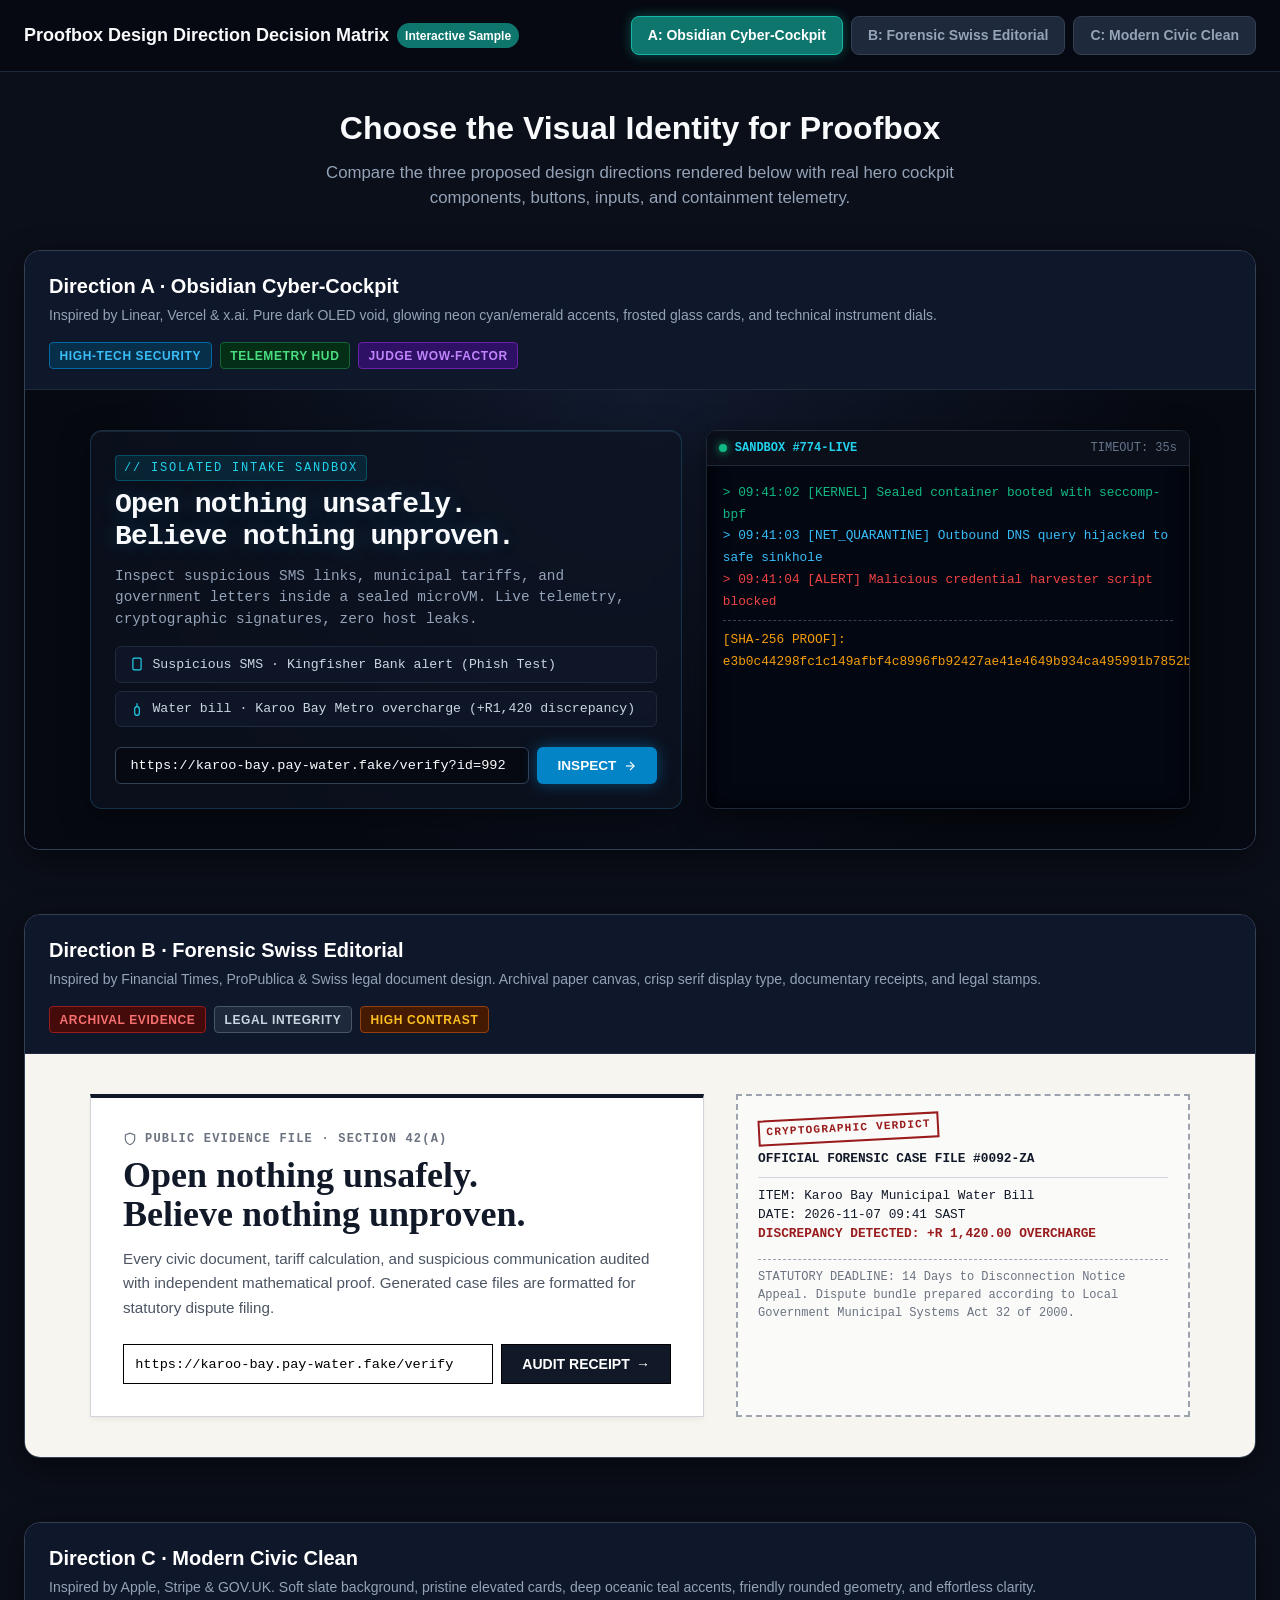
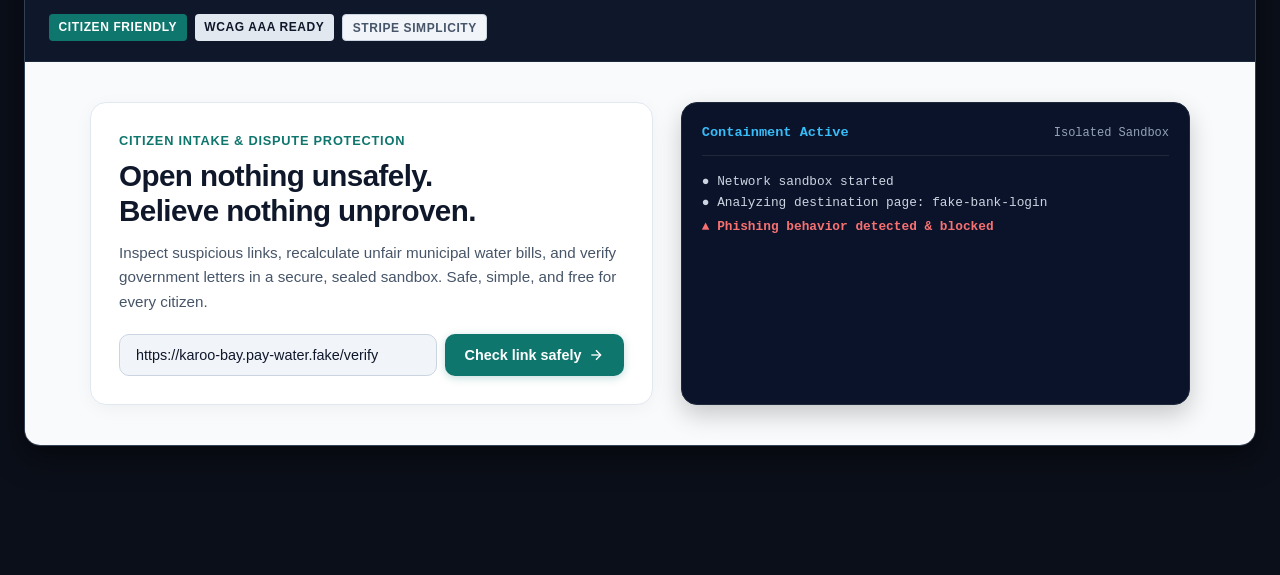
<file: apps/web/preview-directions.html>
<!doctype html>
<html lang="en">
<head>
  <meta charset="utf-8">
  <meta name="viewport" content="width=device-width, initial-scale=1">
  <title>Proofbox · Design Direction Comparison</title>
  <style>
    /* Reset & Shared Layout */
    *, *::before, *::after { box-sizing: border-box; margin: 0; padding: 0; }
    body {
      font-family: -apple-system, BlinkMacSystemFont, "Segoe UI", Roboto, sans-serif;
      background: #0B0F19;
      color: #E2E8F0;
      line-height: 1.5;
      padding-bottom: 4rem;
    }
    .header-nav {
      background: #060911;
      border-bottom: 1px solid #1E293B;
      padding: 1rem 1.5rem;
      position: sticky;
      top: 0;
      z-index: 50;
      display: flex;
      flex-wrap: wrap;
      align-items: center;
      justify-content: space-between;
      gap: 1rem;
    }
    .nav-title {
      font-size: 1.125rem;
      font-weight: 700;
      color: #F8FAFC;
      display: flex;
      align-items: center;
      gap: 0.5rem;
    }
    .nav-badge {
      background: #0F766E;
      color: #FFF;
      font-size: 0.75rem;
      padding: 0.2rem 0.5rem;
      border-radius: 9999px;
      font-weight: 600;
    }
    .direction-pills {
      display: flex;
      gap: 0.5rem;
      flex-wrap: wrap;
    }
    .dir-btn {
      background: #1E293B;
      color: #94A3B8;
      border: 1px solid #334155;
      padding: 0.5rem 1rem;
      border-radius: 8px;
      font-size: 0.875rem;
      font-weight: 600;
      cursor: pointer;
      transition: all 0.15s ease;
      text-decoration: none;
      display: inline-flex;
      align-items: center;
      gap: 0.4rem;
    }
    .dir-btn:hover {
      background: #334155;
      color: #FFF;
      transform: translateY(-1px);
    }
    .dir-btn.active {
      background: #0F766E;
      color: #FFF;
      border-color: #14B8A6;
      box-shadow: 0 0 12px rgba(20, 184, 166, 0.4);
    }
    .container {
      max-width: 1280px;
      margin: 2rem auto;
      padding: 0 1.5rem;
    }
    .intro-banner {
      margin-bottom: 2.5rem;
      text-align: center;
    }
    .intro-banner h1 {
      font-size: 2rem;
      color: #F8FAFC;
      margin-bottom: 0.5rem;
    }
    .intro-banner p {
      color: #94A3B8;
      font-size: 1.05rem;
      max-width: 720px;
      margin: 0 auto;
    }
    .direction-showcase {
      margin-bottom: 4rem;
      border-radius: 16px;
      overflow: hidden;
      border: 1px solid #334155;
      box-shadow: 0 10px 30px rgba(0,0,0,0.5);
    }
    .direction-meta {
      background: #0F172A;
      padding: 1.25rem 1.5rem;
      border-bottom: 1px solid #1E293B;
      display: flex;
      flex-wrap: wrap;
      justify-content: space-between;
      align-items: center;
      gap: 1rem;
    }
    .meta-title {
      font-size: 1.25rem;
      font-weight: 700;
      color: #FFF;
    }
    .meta-desc {
      font-size: 0.875rem;
      color: #94A3B8;
      margin-top: 0.25rem;
    }
    .meta-tags {
      display: flex;
      gap: 0.5rem;
      flex-wrap: wrap;
    }
    .meta-tag {
      font-size: 0.75rem;
      padding: 0.2rem 0.6rem;
      border-radius: 4px;
      font-weight: 600;
      letter-spacing: 0.05em;
      text-transform: uppercase;
    }

    /* =========================================================================
       DIRECTION A: OBSIDIAN CYBER-COCKPIT (Linear / x.ai / Vercel style)
       ========================================================================= */
    .theme-cyber {
      background: radial-gradient(circle at 50% 0%, #111A2E 0%, #060911 70%);
      color: #E2E8F0;
      font-family: -apple-system, BlinkMacSystemFont, "Segoe UI", Roboto, monospace;
      padding: 2.5rem 2rem;
    }
    .cyber-cockpit {
      display: grid;
      grid-template-columns: minmax(0, 1.1fr) minmax(0, 0.9fr);
      gap: 1.5rem;
      max-width: 1100px;
      margin: 0 auto;
    }
    @media (max-width: 900px) {
      .cyber-cockpit { grid-template-columns: 1fr; }
    }
    .cyber-card {
      background: rgba(13, 19, 33, 0.7);
      backdrop-filter: blur(16px);
      border: 1px solid rgba(56, 189, 248, 0.2);
      border-radius: 12px;
      padding: 1.5rem;
      box-shadow: 0 8px 32px rgba(0, 0, 0, 0.4), inset 0 1px 0 rgba(255, 255, 255, 0.08);
      position: relative;
    }
    .cyber-eyebrow {
      font-family: "JetBrains Mono", Consolas, monospace;
      font-size: 0.75rem;
      text-transform: uppercase;
      letter-spacing: 0.15em;
      color: #22D3EE;
      display: inline-block;
      margin-bottom: 0.5rem;
      background: rgba(6, 182, 212, 0.12);
      padding: 0.2rem 0.5rem;
      border-radius: 4px;
      border: 1px solid rgba(6, 182, 212, 0.3);
    }
    .cyber-h1 {
      font-size: 1.75rem;
      font-weight: 800;
      letter-spacing: -0.03em;
      color: #F8FAFC;
      line-height: 1.15;
      margin-bottom: 0.75rem;
      text-shadow: 0 0 20px rgba(56, 189, 248, 0.25);
    }
    .cyber-desc {
      color: #94A3B8;
      font-size: 0.9rem;
      line-height: 1.5;
      margin-bottom: 1rem;
    }
    .cyber-chips {
      display: flex;
      flex-direction: column;
      gap: 0.5rem;
      margin-bottom: 1.25rem;
    }
    .cyber-chip {
      background: rgba(15, 23, 42, 0.8);
      border: 1px solid #1E293B;
      color: #CBD5E1;
      padding: 0.6rem 0.9rem;
      border-radius: 6px;
      font-size: 0.825rem;
      font-family: "JetBrains Mono", monospace;
      display: flex;
      align-items: center;
      gap: 0.5rem;
      cursor: pointer;
      transition: all 0.15s ease;
    }
    .cyber-chip:hover {
      border-color: #06B6D4;
      background: rgba(6, 182, 212, 0.1);
      color: #22D3EE;
      transform: translateX(4px);
    }
    .cyber-input-group {
      display: flex;
      gap: 0.5rem;
    }
    .cyber-input {
      flex: 1;
      background: #060911;
      border: 1px solid #334155;
      border-radius: 6px;
      color: #F8FAFC;
      padding: 0.65rem 0.9rem;
      font-family: "JetBrains Mono", monospace;
      font-size: 0.85rem;
    }
    .cyber-input:focus {
      outline: none;
      border-color: #22D3EE;
      box-shadow: 0 0 12px rgba(34, 211, 238, 0.3);
    }
    .cyber-btn {
      background: #0284C7;
      color: #FFF;
      border: none;
      border-radius: 6px;
      padding: 0.65rem 1.25rem;
      font-weight: 700;
      font-size: 0.85rem;
      cursor: pointer;
      display: inline-flex;
      align-items: center;
      gap: 0.4rem;
      box-shadow: 0 0 15px rgba(2, 132, 199, 0.5);
      transition: all 0.15s ease;
    }
    .cyber-btn:hover {
      background: #0369A1;
      transform: translateY(-1px);
    }
    .cyber-terminal {
      background: #030712;
      border: 1px solid #1F2937;
      border-radius: 10px;
      overflow: hidden;
      font-family: "JetBrains Mono", Consolas, monospace;
      box-shadow: 0 8px 30px rgba(0, 0, 0, 0.6), inset 0 0 20px rgba(0,0,0,0.8);
    }
    .cyber-term-bar {
      background: #0B0F19;
      padding: 0.5rem 0.75rem;
      border-bottom: 1px solid #1F2937;
      display: flex;
      justify-content: space-between;
      align-items: center;
      font-size: 0.75rem;
    }
    .cyber-term-body {
      padding: 1rem;
      font-size: 0.8rem;
      line-height: 1.7;
    }
    .cyber-dot-live {
      width: 8px;
      height: 8px;
      border-radius: 50%;
      background: #10B981;
      box-shadow: 0 0 8px #10B981;
      display: inline-block;
      animation: pulse-live 1.8s infinite;
    }
    @keyframes pulse-live {
      0%, 100% { opacity: 1; transform: scale(1); }
      50% { opacity: 0.4; transform: scale(0.9); }
    }

    /* =========================================================================
       DIRECTION B: FORENSIC SWISS EDITORIAL (FT / ProPublica / Archival Evidence)
       ========================================================================= */
    .theme-editorial {
      background: #F7F5F0;
      color: #111827;
      font-family: -apple-system, BlinkMacSystemFont, "Segoe UI", Roboto, sans-serif;
      padding: 2.5rem 2rem;
    }
    .editorial-cockpit {
      display: grid;
      grid-template-columns: minmax(0, 1.15fr) minmax(0, 0.85fr);
      gap: 2rem;
      max-width: 1100px;
      margin: 0 auto;
    }
    @media (max-width: 900px) {
      .editorial-cockpit { grid-template-columns: 1fr; }
    }
    .editorial-card {
      background: #FFFFFF;
      border: 1px solid #D1D5DB;
      border-top: 4px solid #111827;
      padding: 2rem;
      box-shadow: 0 4px 6px -1px rgba(0, 0, 0, 0.05);
    }
    .editorial-eyebrow {
      font-family: "JetBrains Mono", Consolas, monospace;
      font-size: 0.75rem;
      text-transform: uppercase;
      letter-spacing: 0.1em;
      color: #6B7280;
      font-weight: 700;
      display: flex;
      align-items: center;
      gap: 0.5rem;
      margin-bottom: 0.5rem;
    }
    .editorial-h1 {
      font-family: "EB Garamond", "Newsreader", Charter, Georgia, serif;
      font-size: 2.25rem;
      font-weight: 700;
      color: #111827;
      line-height: 1.1;
      margin-bottom: 0.75rem;
    }
    .editorial-desc {
      color: #4B5563;
      font-size: 0.95rem;
      line-height: 1.6;
      margin-bottom: 1.5rem;
    }
    .editorial-receipt {
      border: 2px dashed #9CA3AF;
      background: #FAFAF9;
      padding: 1.25rem;
      font-family: "JetBrains Mono", Consolas, monospace;
      font-size: 0.8rem;
    }
    .editorial-stamp {
      display: inline-block;
      border: 2px solid #991B1B;
      color: #991B1B;
      font-weight: 800;
      font-size: 0.7rem;
      letter-spacing: 0.1em;
      text-transform: uppercase;
      padding: 0.15rem 0.4rem;
      transform: rotate(-3deg);
      margin-bottom: 0.5rem;
    }
    .editorial-btn {
      background: #111827;
      color: #FFFFFF;
      border: 1px solid #000;
      padding: 0.7rem 1.25rem;
      font-weight: 600;
      font-size: 0.875rem;
      cursor: pointer;
      display: inline-flex;
      align-items: center;
      gap: 0.4rem;
      transition: all 0.15s ease;
    }
    .editorial-btn:hover {
      background: #374151;
      transform: translateY(-1px);
    }

    /* =========================================================================
       DIRECTION C: MODERN CIVIC CLEAN (Apple / Stripe / Gov.uk Authority)
       ========================================================================= */
    .theme-civic {
      background: #F8FAFC;
      color: #0F172A;
      font-family: -apple-system, BlinkMacSystemFont, "Segoe UI", Roboto, sans-serif;
      padding: 2.5rem 2rem;
    }
    .civic-cockpit {
      display: grid;
      grid-template-columns: minmax(0, 1.05fr) minmax(0, 0.95fr);
      gap: 1.75rem;
      max-width: 1100px;
      margin: 0 auto;
    }
    @media (max-width: 900px) {
      .civic-cockpit { grid-template-columns: 1fr; }
    }
    .civic-card {
      background: #FFFFFF;
      border: 1px solid #E2E8F0;
      border-radius: 16px;
      padding: 1.75rem;
      box-shadow: 0 4px 20px -2px rgba(15, 23, 42, 0.05);
    }
    .civic-eyebrow {
      font-size: 0.8rem;
      text-transform: uppercase;
      font-weight: 700;
      letter-spacing: 0.06em;
      color: #0F766E;
      margin-bottom: 0.5rem;
      display: block;
    }
    .civic-h1 {
      font-size: 1.85rem;
      font-weight: 800;
      letter-spacing: -0.02em;
      color: #0F172A;
      line-height: 1.2;
      margin-bottom: 0.75rem;
    }
    .civic-desc {
      color: #475569;
      font-size: 0.95rem;
      line-height: 1.6;
      margin-bottom: 1.25rem;
    }
    .civic-input-group {
      display: flex;
      gap: 0.5rem;
    }
    .civic-input {
      flex: 1;
      background: #F1F5F9;
      border: 1px solid #CBD5E1;
      border-radius: 10px;
      color: #0F172A;
      padding: 0.75rem 1rem;
      font-size: 0.9rem;
    }
    .civic-input:focus {
      outline: none;
      background: #FFF;
      border-color: #0F766E;
      box-shadow: 0 0 0 3px rgba(15, 118, 110, 0.2);
    }
    .civic-btn {
      background: #0F766E;
      color: #FFFFFF;
      border: none;
      border-radius: 10px;
      padding: 0.75rem 1.25rem;
      font-weight: 600;
      font-size: 0.9rem;
      cursor: pointer;
      display: inline-flex;
      align-items: center;
      gap: 0.4rem;
      box-shadow: 0 2px 8px rgba(15, 118, 110, 0.25);
      transition: all 0.15s ease;
    }
    .civic-btn:hover {
      background: #0D5F58;
      transform: translateY(-1px);
    }
    .civic-chamber {
      background: #0B132B;
      color: #E2E8F0;
      border-radius: 16px;
      padding: 1.25rem;
      font-family: "JetBrains Mono", Consolas, monospace;
      border: 1px solid #1E293B;
      box-shadow: 0 10px 25px rgba(0, 0, 0, 0.2);
    }
  </style>
</head>
<body>

  <header class="header-nav">
    <div class="nav-title">
      <span>Proofbox Design Direction Decision Matrix</span>
      <span class="nav-badge">Interactive Sample</span>
    </div>
    <nav class="direction-pills">
      <a class="dir-btn active" href="#direction-a">A: Obsidian Cyber-Cockpit</a>
      <a class="dir-btn" href="#direction-b">B: Forensic Swiss Editorial</a>
      <a class="dir-btn" href="#direction-c">C: Modern Civic Clean</a>
    </nav>
  </header>

  <div class="container">
    <div class="intro-banner">
      <h1>Choose the Visual Identity for Proofbox</h1>
      <p>Compare the three proposed design directions rendered below with real hero cockpit components, buttons, inputs, and containment telemetry.</p>
    </div>

    <!-- =====================================================================
         DIRECTION A SHOWCASE
         ===================================================================== -->
    <section class="direction-showcase" id="direction-a">
      <div class="direction-meta">
        <div>
          <h2 class="meta-title">Direction A · Obsidian Cyber-Cockpit</h2>
          <p class="meta-desc">Inspired by Linear, Vercel &amp; x.ai. Pure dark OLED void, glowing neon cyan/emerald accents, frosted glass cards, and technical instrument dials.</p>
        </div>
        <div class="meta-tags">
          <span class="meta-tag" style="background:#082F49; color:#38BDF8; border:1px solid #0369A1;">High-Tech Security</span>
          <span class="meta-tag" style="background:#052E16; color:#4ADE80; border:1px solid #166534;">Telemetry HUD</span>
          <span class="meta-tag" style="background:#2E1065; color:#C084FC; border:1px solid #6B21A8;">Judge Wow-Factor</span>
        </div>
      </div>

      <div class="theme-cyber">
        <div class="cyber-cockpit">
          <!-- Left: Intake -->
          <div class="cyber-card">
            <span class="cyber-eyebrow">// ISOLATED INTAKE SANDBOX</span>
            <h3 class="cyber-h1">Open nothing unsafely.<br>Believe nothing unproven.</h3>
            <p class="cyber-desc">
              Inspect suspicious SMS links, municipal tariffs, and government letters inside a sealed microVM. Live telemetry, cryptographic signatures, zero host leaks.
            </p>
            <div class="cyber-chips">
              <button type="button" class="cyber-chip">
                <svg width="14" height="14" viewBox="0 0 24 24" fill="none" stroke="#22D3EE" stroke-width="2"><rect width="14" height="20" x="5" y="2" rx="2" ry="2"/><path d="M12 18h.01"/></svg>
                <span>Suspicious SMS · Kingfisher Bank alert (Phish Test)</span>
              </button>
              <button type="button" class="cyber-chip">
                <svg width="14" height="14" viewBox="0 0 24 24" fill="none" stroke="#22D3EE" stroke-width="2"><path d="M12 2v6m0 0a4 4 0 0 1 4 4v7a4 4 0 0 1-8 0v-7a4 4 0 0 1 4-4Z"/></svg>
                <span>Water bill · Karoo Bay Metro overcharge (+R1,420 discrepancy)</span>
              </button>
            </div>
            <div class="cyber-input-group">
              <input type="text" class="cyber-input" value="https://karoo-bay.pay-water.fake/verify?id=992" readonly>
              <button type="button" class="cyber-btn">
                <span>INSPECT</span>
                <svg width="14" height="14" viewBox="0 0 24 24" fill="none" stroke="currentColor" stroke-width="2"><path d="M5 12h14"/><path d="m12 5 7 7-7 7"/></svg>
              </button>
            </div>
          </div>

          <!-- Right: Telemetry Console -->
          <div class="cyber-terminal">
            <div class="cyber-term-bar">
              <div style="display:flex; align-items:center; gap:0.5rem;">
                <span class="cyber-dot-live"></span>
                <span style="color:#22D3EE; font-weight:700;">SANDBOX #774-LIVE</span>
              </div>
              <span style="color:#64748B;">TIMEOUT: 35s</span>
            </div>
            <div class="cyber-term-body">
              <div style="color:#10B981;">&gt; 09:41:02 [KERNEL] Sealed container booted with seccomp-bpf</div>
              <div style="color:#38BDF8;">&gt; 09:41:03 [NET_QUARANTINE] Outbound DNS query hijacked to safe sinkhole</div>
              <div style="color:#EF4444;">&gt; 09:41:04 [ALERT] Malicious credential harvester script blocked</div>
              <div style="color:#F59E0B; margin-top:0.5rem; border-top:1px dashed #374151; padding-top:0.5rem;">
                [SHA-256 PROOF]: e3b0c44298fc1c149afbf4c8996fb92427ae41e4649b934ca495991b7852b855
              </div>
            </div>
          </div>
        </div>
      </div>
    </section>

    <!-- =====================================================================
         DIRECTION B SHOWCASE
         ===================================================================== -->
    <section class="direction-showcase" id="direction-b">
      <div class="direction-meta">
        <div>
          <h2 class="meta-title">Direction B · Forensic Swiss Editorial</h2>
          <p class="meta-desc">Inspired by Financial Times, ProPublica &amp; Swiss legal document design. Archival paper canvas, crisp serif display type, documentary receipts, and legal stamps.</p>
        </div>
        <div class="meta-tags">
          <span class="meta-tag" style="background:#450A0A; color:#F87171; border:1px solid #991B1B;">Archival Evidence</span>
          <span class="meta-tag" style="background:#1E293B; color:#CBD5E1; border:1px solid #475569;">Legal Integrity</span>
          <span class="meta-tag" style="background:#451A03; color:#FBBF24; border:1px solid #92400E;">High Contrast</span>
        </div>
      </div>

      <div class="theme-editorial">
        <div class="editorial-cockpit">
          <!-- Left: Documentary Form -->
          <div class="editorial-card">
            <div class="editorial-eyebrow">
              <svg width="14" height="14" viewBox="0 0 24 24" fill="none" stroke="currentColor" stroke-width="2"><path d="M12 22s8-4 8-10V5l-8-3-8 3v7c0 6 8 10 8 10"/></svg>
              <span>PUBLIC EVIDENCE FILE · SECTION 42(A)</span>
            </div>
            <h3 class="editorial-h1">Open nothing unsafely.<br>Believe nothing unproven.</h3>
            <p class="editorial-desc">
              Every civic document, tariff calculation, and suspicious communication audited with independent mathematical proof. Generated case files are formatted for statutory dispute filing.
            </p>
            <div style="display:flex; gap:0.5rem; margin-top:1.5rem;">
              <input type="text" value="https://karoo-bay.pay-water.fake/verify" style="flex:1; border:1px solid #000; padding:0.7rem; font-family:'JetBrains Mono',monospace; font-size:0.85rem;" readonly>
              <button type="button" class="editorial-btn">
                <span>AUDIT RECEIPT</span>
                <span>&rarr;</span>
              </button>
            </div>
          </div>

          <!-- Right: Archival Receipt Record -->
          <div class="editorial-receipt">
            <div class="editorial-stamp">CRYPTOGRAPHIC VERDICT</div>
            <div style="font-weight:700; margin-bottom:0.5rem; color:#111827;">OFFICIAL FORENSIC CASE FILE #0092-ZA</div>
            <div style="border-top:1px solid #D1D5DB; padding:0.5rem 0;">
              <div>ITEM: Karoo Bay Municipal Water Bill</div>
              <div>DATE: 2026-11-07 09:41 SAST</div>
              <div style="color:#991B1B; font-weight:700;">DISCREPANCY DETECTED: +R 1,420.00 OVERCHARGE</div>
            </div>
            <div style="border-top:1px dashed #9CA3AF; margin-top:0.5rem; padding-top:0.5rem; color:#6B7280; font-size:0.75rem;">
              STATUTORY DEADLINE: 14 Days to Disconnection Notice Appeal. Dispute bundle prepared according to Local Government Municipal Systems Act 32 of 2000.
            </div>
          </div>
        </div>
      </div>
    </section>

    <!-- =====================================================================
         DIRECTION C SHOWCASE
         ===================================================================== -->
    <section class="direction-showcase" id="direction-c">
      <div class="direction-meta">
        <div>
          <h2 class="meta-title">Direction C · Modern Civic Clean</h2>
          <p class="meta-desc">Inspired by Apple, Stripe &amp; GOV.UK. Soft slate background, pristine elevated cards, deep oceanic teal accents, friendly rounded geometry, and effortless clarity.</p>
        </div>
        <div class="meta-tags">
          <span class="meta-tag" style="background:#0F766E; color:#FFF;">Citizen Friendly</span>
          <span class="meta-tag" style="background:#E2E8F0; color:#0F172A;">WCAG AAA Ready</span>
          <span class="meta-tag" style="background:#F1F5F9; color:#475569; border:1px solid #CBD5E1;">Stripe Simplicity</span>
        </div>
      </div>

      <div class="theme-civic">
        <div class="civic-cockpit">
          <!-- Left: Citizen Card -->
          <div class="civic-card">
            <span class="civic-eyebrow">Citizen Intake &amp; Dispute Protection</span>
            <h3 class="civic-h1">Open nothing unsafely.<br>Believe nothing unproven.</h3>
            <p class="civic-desc">
              Inspect suspicious links, recalculate unfair municipal water bills, and verify government letters in a secure, sealed sandbox. Safe, simple, and free for every citizen.
            </p>
            <div class="civic-input-group">
              <input type="text" class="civic-input" value="https://karoo-bay.pay-water.fake/verify" readonly>
              <button type="button" class="civic-btn">
                <span>Check link safely</span>
                <svg width="16" height="16" viewBox="0 0 24 24" fill="none" stroke="currentColor" stroke-width="2"><path d="M5 12h14"/><path d="m12 5 7 7-7 7"/></svg>
              </button>
            </div>
          </div>

          <!-- Right: Visual Status Card -->
          <div class="civic-chamber">
            <div style="display:flex; justify-content:space-between; align-items:center; margin-bottom:1rem; border-bottom:1px solid #1E293B; padding-bottom:0.75rem;">
              <span style="font-size:0.85rem; font-weight:700; color:#38BDF8;">Containment Active</span>
              <span style="font-size:0.75rem; color:#94A3B8;">Isolated Sandbox</span>
            </div>
            <div style="font-size:0.8rem; line-height:1.6; color:#CBD5E1;">
              <div>&#x25CF; Network sandbox started</div>
              <div>&#x25CF; Analyzing destination page: fake-bank-login</div>
              <div style="color:#F87171; font-weight:700; margin-top:0.25rem;">&#x25B2; Phishing behavior detected &amp; blocked</div>
            </div>
          </div>
        </div>
      </div>
    </section>

  </div>

</body>
</html>
</file>
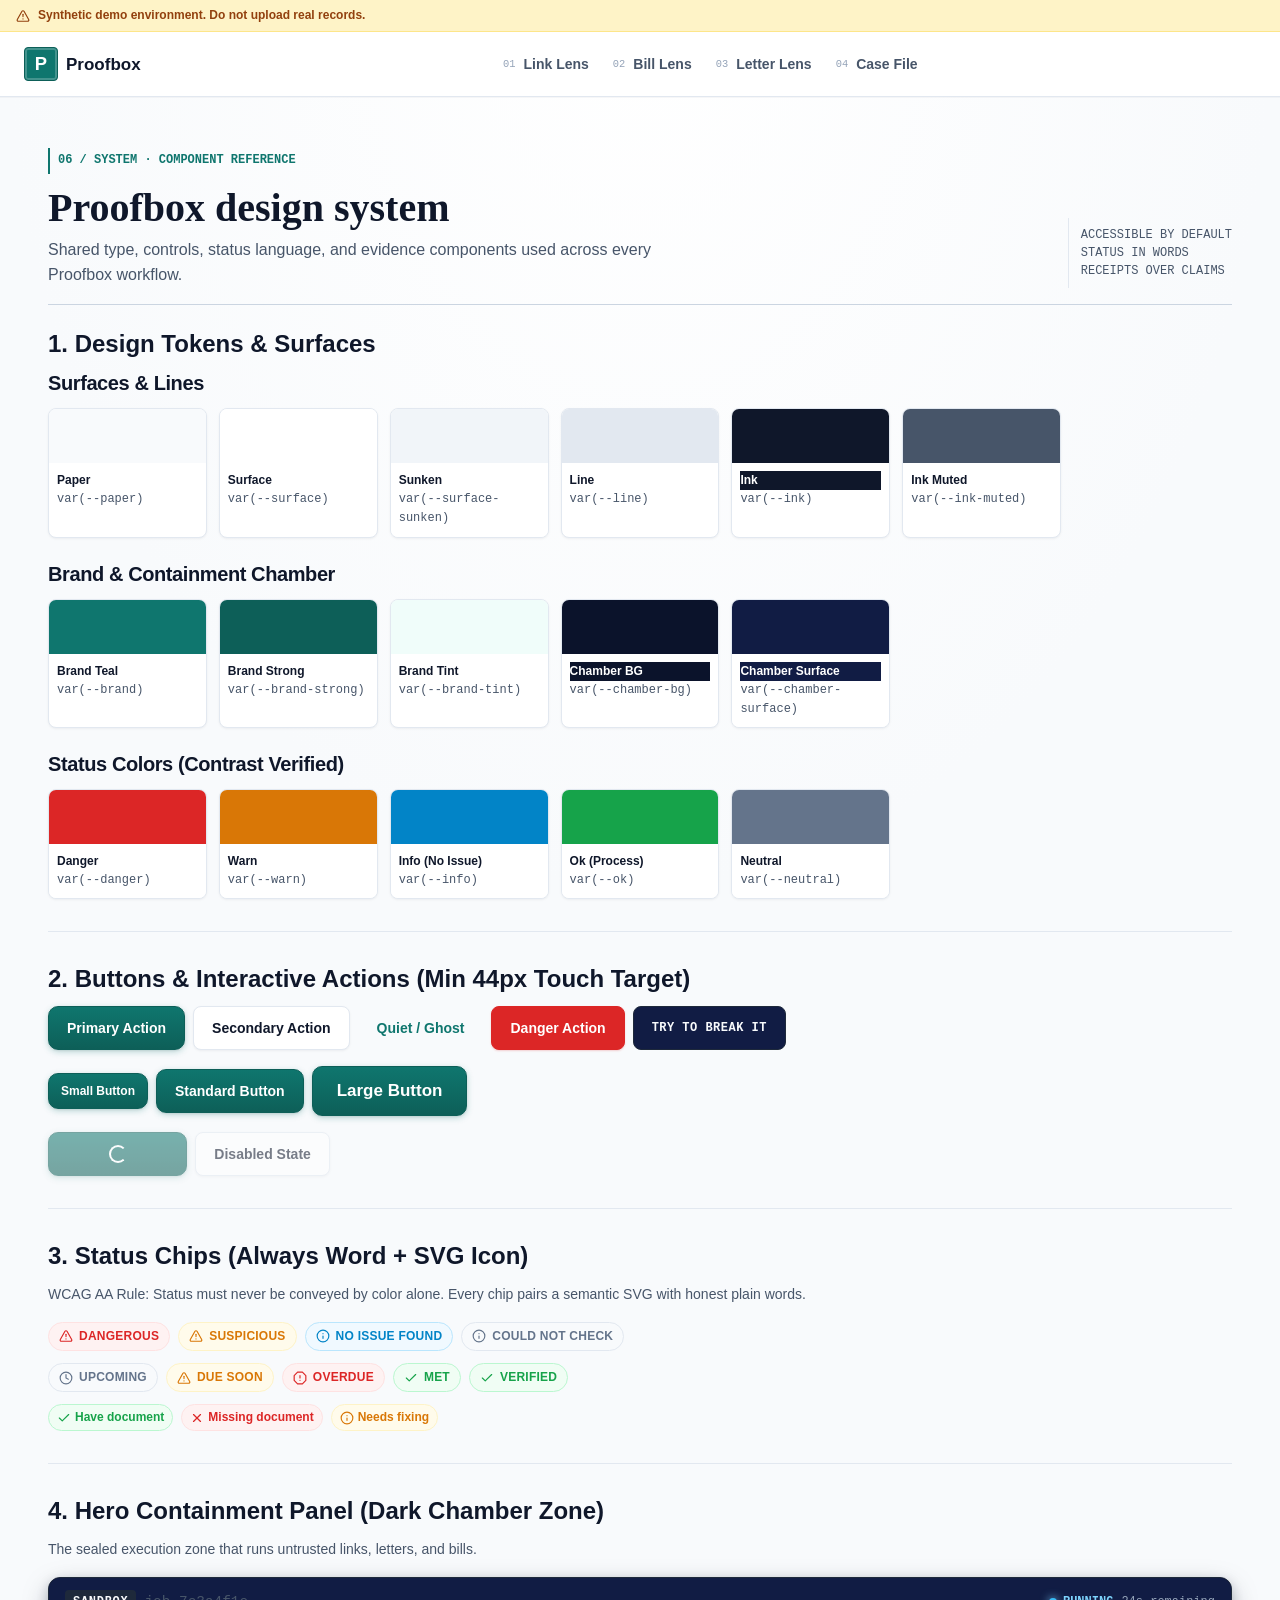
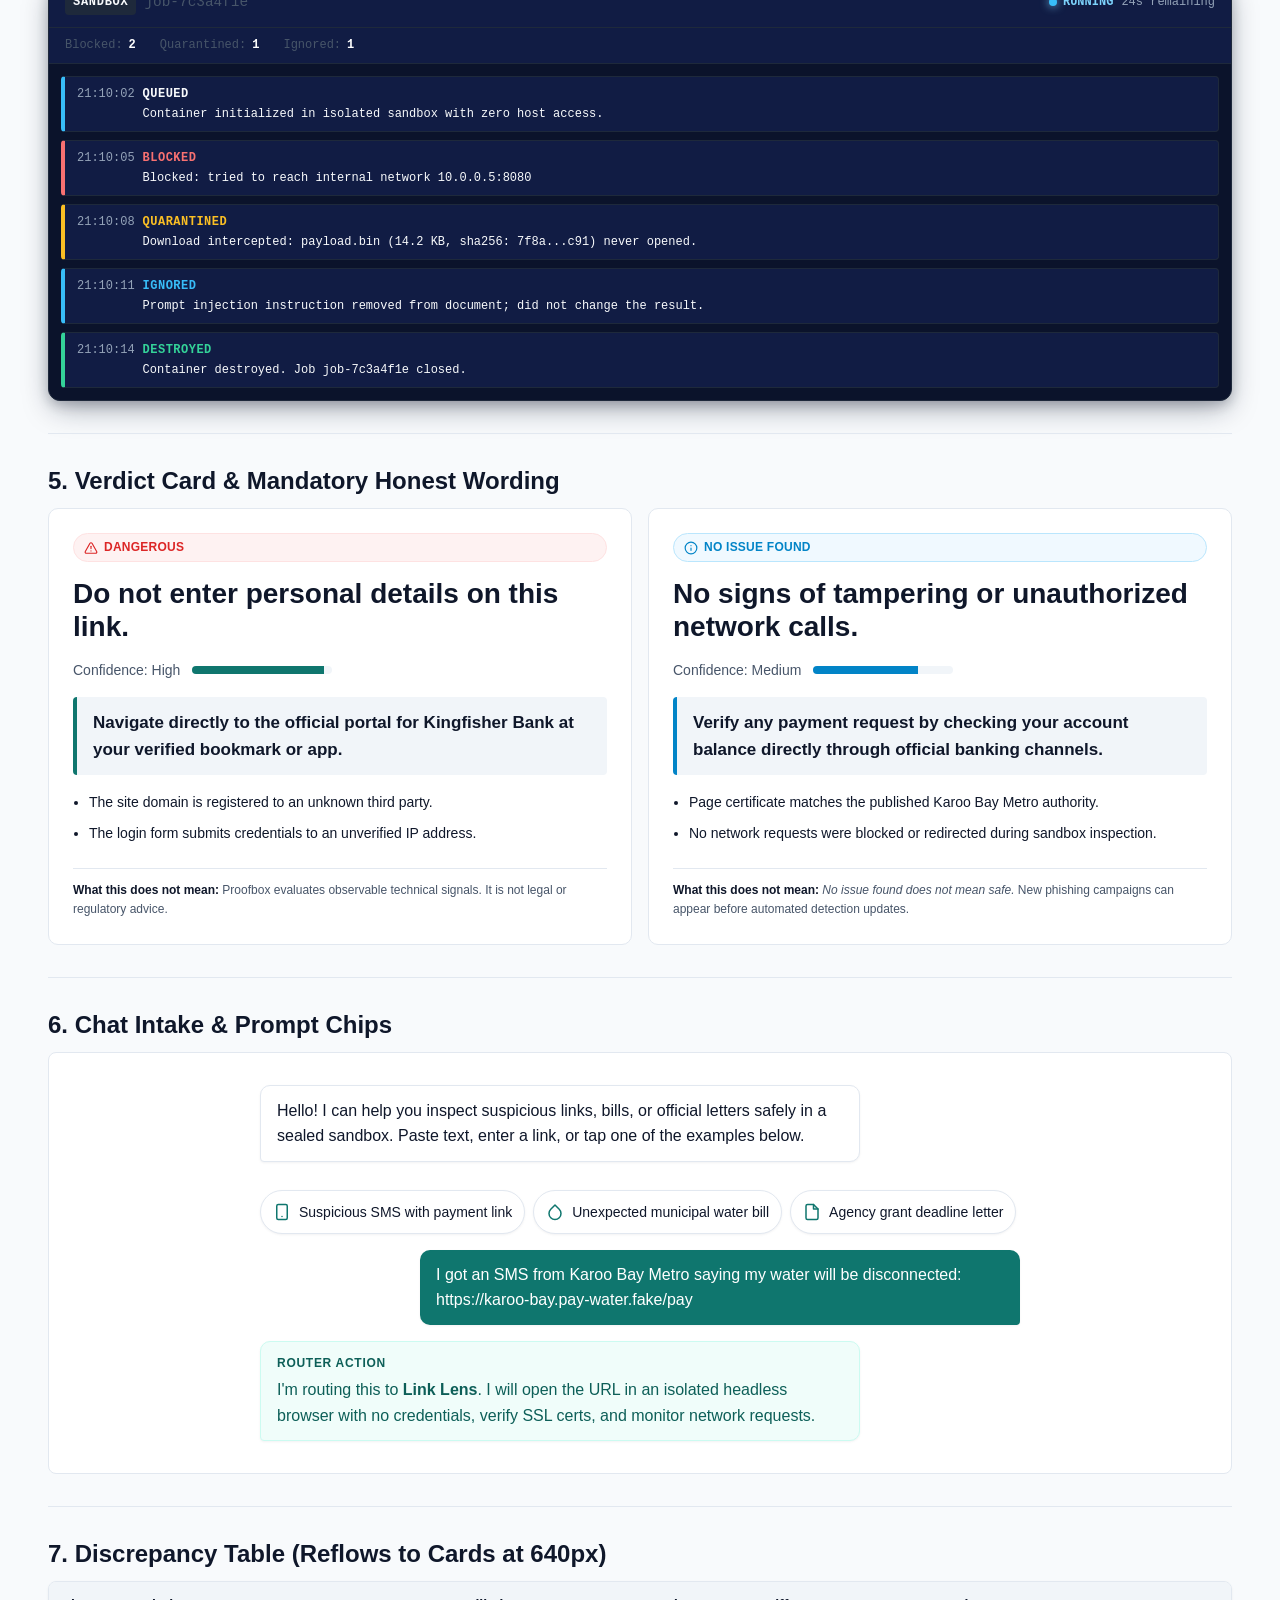
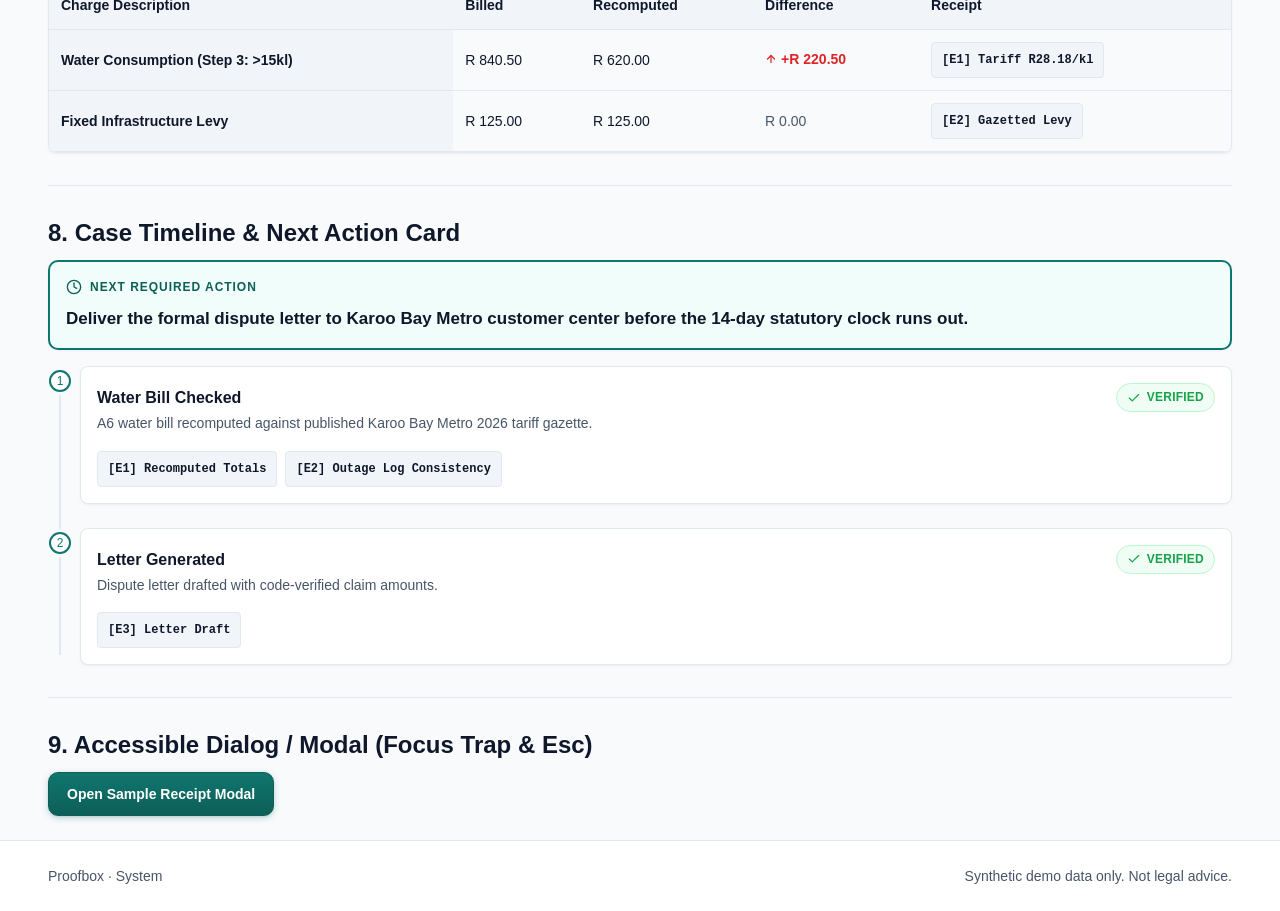
<file: apps/web/styleguide.html>
<!doctype html>
<html lang="en">

<head>
  <meta charset="utf-8">
  <meta name="viewport" content="width=device-width, initial-scale=1">
  <title>Proofbox | System</title>
  <link rel="stylesheet" href="css/tokens.css?v=6">
  <link rel="stylesheet" href="css/base.css?v=6">
  <link rel="stylesheet" href="css/components.css?v=6">
  <style>
    .swatch-grid {
      display: grid;
      grid-template-columns: repeat(auto-fill, minmax(150px, 1fr));
      gap: var(--s3);
      margin: var(--s3) 0 var(--s5);
    }

    .swatch {
      border: 1px solid var(--line);
      border-radius: var(--radius-sm);
      overflow: hidden;
      font-size: var(--text-xs);
      background-color: var(--surface);
      box-shadow: var(--shadow-1);
    }

    .swatch-color {
      height: 54px;
      width: 100%;
    }

    .swatch-meta {
      padding: var(--s2);
      background-color: var(--surface);
    }

    .swatch-name {
      font-weight: 700;
    }

    .swatch-hex {
      color: var(--ink-muted);
      font-family: var(--font-mono);
    }

    .section-divider {
      border: 0;
      border-top: 1px solid var(--line);
      margin: var(--s6) 0;
    }

    .swatch-paper {
      background: var(--paper);
    }

    .swatch-surface {
      background: var(--surface);
    }

    .swatch-sunken {
      background: var(--surface-sunken);
    }

    .swatch-line {
      background: var(--line);
    }

    .swatch-ink {
      background: var(--ink);
    }

    .swatch-ink-muted {
      background: var(--ink-muted);
    }

    .swatch-brand {
      background: var(--brand);
    }

    .swatch-brand-strong {
      background: var(--brand-strong);
    }

    .swatch-brand-tint {
      background: var(--brand-tint);
    }

    .swatch-chamber-bg {
      background: var(--chamber-bg);
    }

    .swatch-chamber-surface {
      background: var(--chamber-surface);
    }

    .swatch-danger {
      background: var(--danger);
    }

    .swatch-warn {
      background: var(--warn);
    }

    .swatch-info-color {
      background: var(--info);
    }

    .swatch-ok {
      background: var(--ok);
    }

    .swatch-neutral {
      background: var(--neutral);
    }

    .swatch-text-ink {
      color: var(--white);
      background: var(--ink);
    }

    .swatch-text-chamber-bg {
      color: var(--white);
      background: var(--chamber-bg);
    }

    .swatch-text-chamber-surf {
      color: var(--white);
      background: var(--chamber-surface);
    }

    .fill-94 {
      width: 94%;
    }

    .fill-75-info {
      width: 75%;
      background-color: var(--info);
    }

    .advice-border-info {
      border-left-color: var(--info);
    }
  </style>
</head>

<body>
  <a class="skip-link" href="#main">Skip to content</a>

  <!-- Persistent App Shell -->
  <header class="topbar">
    <div class="topbar-banner">
      <svg class="topbar-banner-icon" viewBox="0 0 24 24" fill="none" stroke="currentColor" stroke-width="2"
        stroke-linecap="round" stroke-linejoin="round" aria-hidden="true">
        <path d="m21.73 18-8-14a2 2 0 0 0-3.48 0l-8 14A2 2 0 0 0 4 21h16a2 2 0 0 0 1.73-3Z"></path>
        <line x1="12" y1="9" x2="12" y2="13"></line>
        <line x1="12" y1="17" x2="12.01" y2="17"></line>
      </svg>
      <span>Synthetic demo environment. Do not upload real records.</span>
    </div>
    <div class="topbar-inner">
      <a class="brand" href="./" aria-label="Proofbox Home">
        <span class="brand-mark" aria-hidden="true">P</span>
        <span>Proofbox</span>
      </a>
      <nav class="topbar-nav" aria-label="Proofbox navigation">
        <a href="index.html">Link Lens</a>
        <a href="bill/">Bill Lens</a>
        <a href="letter/">Letter Lens</a>
        <a href="case/">Case File</a>
      </nav>
    </div>
  </header>

  <main id="main" class="app-main app-container">
    <header class="page-heading">
      <div>
        <span class="eyebrow">06 / System · Component Reference</span>
        <h1>Proofbox design system</h1>
        <p>Shared type, controls, status language, and evidence components used across every Proofbox workflow.</p>
      </div>
      <aside class="page-heading-meta" aria-label="Design system principles">
        <div>ACCESSIBLE BY DEFAULT</div>
        <div>STATUS IN WORDS</div>
        <div>RECEIPTS OVER CLAIMS</div>
      </aside>
    </header>

    <!-- SECTION 1: DESIGN TOKENS -->
    <section aria-labelledby="tokens-title">
      <h2 id="tokens-title">1. Design Tokens &amp; Surfaces</h2>

      <h3>Surfaces &amp; Lines</h3>
      <div class="swatch-grid">
        <div class="swatch">
          <div class="swatch-color swatch-paper"></div>
          <div class="swatch-meta">
            <div class="swatch-name">Paper</div>
            <div class="swatch-hex">var(--paper)</div>
          </div>
        </div>
        <div class="swatch">
          <div class="swatch-color swatch-surface"></div>
          <div class="swatch-meta">
            <div class="swatch-name">Surface</div>
            <div class="swatch-hex">var(--surface)</div>
          </div>
        </div>
        <div class="swatch">
          <div class="swatch-color swatch-sunken"></div>
          <div class="swatch-meta">
            <div class="swatch-name">Sunken</div>
            <div class="swatch-hex">var(--surface-sunken)</div>
          </div>
        </div>
        <div class="swatch">
          <div class="swatch-color swatch-line"></div>
          <div class="swatch-meta">
            <div class="swatch-name">Line</div>
            <div class="swatch-hex">var(--line)</div>
          </div>
        </div>
        <div class="swatch">
          <div class="swatch-color swatch-ink"></div>
          <div class="swatch-meta">
            <div class="swatch-name swatch-text-ink">Ink</div>
            <div class="swatch-hex">var(--ink)</div>
          </div>
        </div>
        <div class="swatch">
          <div class="swatch-color swatch-ink-muted"></div>
          <div class="swatch-meta">
            <div class="swatch-name">Ink Muted</div>
            <div class="swatch-hex">var(--ink-muted)</div>
          </div>
        </div>
      </div>

      <h3>Brand &amp; Containment Chamber</h3>
      <div class="swatch-grid">
        <div class="swatch">
          <div class="swatch-color swatch-brand"></div>
          <div class="swatch-meta">
            <div class="swatch-name">Brand Teal</div>
            <div class="swatch-hex">var(--brand)</div>
          </div>
        </div>
        <div class="swatch">
          <div class="swatch-color swatch-brand-strong"></div>
          <div class="swatch-meta">
            <div class="swatch-name">Brand Strong</div>
            <div class="swatch-hex">var(--brand-strong)</div>
          </div>
        </div>
        <div class="swatch">
          <div class="swatch-color swatch-brand-tint"></div>
          <div class="swatch-meta">
            <div class="swatch-name">Brand Tint</div>
            <div class="swatch-hex">var(--brand-tint)</div>
          </div>
        </div>
        <div class="swatch">
          <div class="swatch-color swatch-chamber-bg"></div>
          <div class="swatch-meta">
            <div class="swatch-name swatch-text-chamber-bg">Chamber BG</div>
            <div class="swatch-hex">var(--chamber-bg)</div>
          </div>
        </div>
        <div class="swatch">
          <div class="swatch-color swatch-chamber-surface"></div>
          <div class="swatch-meta">
            <div class="swatch-name swatch-text-chamber-surf">Chamber Surface</div>
            <div class="swatch-hex">var(--chamber-surface)</div>
          </div>
        </div>
      </div>

      <h3>Status Colors (Contrast Verified)</h3>
      <div class="swatch-grid">
        <div class="swatch">
          <div class="swatch-color swatch-danger"></div>
          <div class="swatch-meta">
            <div class="swatch-name">Danger</div>
            <div class="swatch-hex">var(--danger)</div>
          </div>
        </div>
        <div class="swatch">
          <div class="swatch-color swatch-warn"></div>
          <div class="swatch-meta">
            <div class="swatch-name">Warn</div>
            <div class="swatch-hex">var(--warn)</div>
          </div>
        </div>
        <div class="swatch">
          <div class="swatch-color swatch-info-color"></div>
          <div class="swatch-meta">
            <div class="swatch-name">Info (No Issue)</div>
            <div class="swatch-hex">var(--info)</div>
          </div>
        </div>
        <div class="swatch">
          <div class="swatch-color swatch-ok"></div>
          <div class="swatch-meta">
            <div class="swatch-name">Ok (Process)</div>
            <div class="swatch-hex">var(--ok)</div>
          </div>
        </div>
        <div class="swatch">
          <div class="swatch-color swatch-neutral"></div>
          <div class="swatch-meta">
            <div class="swatch-name">Neutral</div>
            <div class="swatch-hex">var(--neutral)</div>
          </div>
        </div>
      </div>
    </section>

    <hr class="section-divider">

    <!-- SECTION 2: BUTTONS -->
    <section aria-labelledby="buttons-title">
      <h2 id="buttons-title">2. Buttons &amp; Interactive Actions (Min 44px Touch Target)</h2>
      <div class="flex-row mb-s4">
        <button type="button" class="btn btn-primary">Primary Action</button>
        <button type="button" class="btn btn-secondary">Secondary Action</button>
        <button type="button" class="btn btn-quiet">Quiet / Ghost</button>
        <button type="button" class="btn btn-danger">Danger Action</button>
        <button type="button" class="btn btn-redteam">Try to break it</button>
      </div>

      <div class="flex-row mb-s4">
        <button type="button" class="btn btn-primary btn-sm">Small Button</button>
        <button type="button" class="btn btn-primary">Standard Button</button>
        <button type="button" class="btn btn-primary btn-lg">Large Button</button>
      </div>

      <div class="flex-row">
        <button type="button" class="btn btn-primary is-loading" disabled>Loading Action</button>
        <button type="button" class="btn btn-secondary" disabled>Disabled State</button>
      </div>
    </section>

    <hr class="section-divider">

    <!-- SECTION 3: STATUS CHIPS -->
    <section aria-labelledby="status-title">
      <h2 id="status-title">3. Status Chips (Always Word + SVG Icon)</h2>
      <p class="text-sm text-muted">WCAG AA Rule: Status must never be conveyed by color alone. Every chip pairs a
        semantic SVG with honest plain words.</p>

      <div class="flex-row mb-s3">
        <span class="status-chip status-chip--dangerous">
          <svg class="chip-icon" viewBox="0 0 24 24" fill="none" stroke="currentColor" stroke-width="2"
            stroke-linecap="round" stroke-linejoin="round" aria-hidden="true">
            <path d="m21.73 18-8-14a2 2 0 0 0-3.48 0l-8 14A2 2 0 0 0 4 21h16a2 2 0 0 0 1.73-3Z"></path>
            <line x1="12" y1="9" x2="12" y2="13"></line>
            <line x1="12" y1="17" x2="12.01" y2="17"></line>
          </svg>
          <span>Dangerous</span>
        </span>
        <span class="status-chip status-chip--suspicious">
          <svg class="chip-icon" viewBox="0 0 24 24" fill="none" stroke="currentColor" stroke-width="2"
            stroke-linecap="round" stroke-linejoin="round" aria-hidden="true">
            <path d="m21.73 18-8-14a2 2 0 0 0-3.48 0l-8 14A2 2 0 0 0 4 21h16a2 2 0 0 0 1.73-3Z"></path>
            <line x1="12" y1="9" x2="12" y2="13"></line>
            <line x1="12" y1="17" x2="12.01" y2="17"></line>
          </svg>
          <span>Suspicious</span>
        </span>
        <span class="status-chip status-chip--no_issue_found">
          <svg class="chip-icon" viewBox="0 0 24 24" fill="none" stroke="currentColor" stroke-width="2"
            stroke-linecap="round" stroke-linejoin="round" aria-hidden="true">
            <circle cx="12" cy="12" r="10"></circle>
            <line x1="12" y1="16" x2="12" y2="12"></line>
            <line x1="12" y1="8" x2="12.01" y2="8"></line>
          </svg>
          <span>No Issue Found</span>
        </span>
        <span class="status-chip status-chip--could_not_check">
          <svg class="chip-icon" viewBox="0 0 24 24" fill="none" stroke="currentColor" stroke-width="2"
            stroke-linecap="round" stroke-linejoin="round" aria-hidden="true">
            <circle cx="12" cy="12" r="10"></circle>
            <line x1="12" y1="16" x2="12" y2="12"></line>
            <line x1="12" y1="8" x2="12.01" y2="8"></line>
          </svg>
          <span>Could Not Check</span>
        </span>
      </div>

      <div class="flex-row mb-s3">
        <span class="status-chip status-chip--upcoming">
          <svg class="chip-icon" viewBox="0 0 24 24" fill="none" stroke="currentColor" stroke-width="2"
            stroke-linecap="round" stroke-linejoin="round" aria-hidden="true">
            <circle cx="12" cy="12" r="10"></circle>
            <polyline points="12 6 12 12 16 14"></polyline>
          </svg>
          <span>Upcoming</span>
        </span>
        <span class="status-chip status-chip--due_soon">
          <svg class="chip-icon" viewBox="0 0 24 24" fill="none" stroke="currentColor" stroke-width="2"
            stroke-linecap="round" stroke-linejoin="round" aria-hidden="true">
            <path d="m21.73 18-8-14a2 2 0 0 0-3.48 0l-8 14A2 2 0 0 0 4 21h16a2 2 0 0 0 1.73-3Z"></path>
            <line x1="12" y1="9" x2="12" y2="13"></line>
            <line x1="12" y1="17" x2="12.01" y2="17"></line>
          </svg>
          <span>Due Soon</span>
        </span>
        <span class="status-chip status-chip--overdue">
          <svg class="chip-icon" viewBox="0 0 24 24" fill="none" stroke="currentColor" stroke-width="2"
            stroke-linecap="round" stroke-linejoin="round" aria-hidden="true">
            <polygon points="7.86 2 16.14 2 22 7.86 22 16.14 16.14 22 7.86 22 2 16.14 2 7.86 7.86 2"></polygon>
            <line x1="12" y1="8" x2="12" y2="12"></line>
            <line x1="12" y1="16" x2="12.01" y2="16"></line>
          </svg>
          <span>Overdue</span>
        </span>
        <span class="status-chip status-chip--met">
          <svg class="chip-icon" viewBox="0 0 24 24" fill="none" stroke="currentColor" stroke-width="2"
            stroke-linecap="round" stroke-linejoin="round" aria-hidden="true">
            <polyline points="20 6 9 17 4 12"></polyline>
          </svg>
          <span>Met</span>
        </span>
        <span class="status-chip status-chip--verified">
          <svg class="chip-icon" viewBox="0 0 24 24" fill="none" stroke="currentColor" stroke-width="2"
            stroke-linecap="round" stroke-linejoin="round" aria-hidden="true">
            <polyline points="20 6 9 17 4 12"></polyline>
          </svg>
          <span>Verified</span>
        </span>
      </div>

      <div class="flex-row">
        <span class="status have">
          <svg class="chip-icon" viewBox="0 0 24 24" fill="none" stroke="currentColor" stroke-width="2"
            stroke-linecap="round" stroke-linejoin="round" aria-hidden="true">
            <polyline points="20 6 9 17 4 12"></polyline>
          </svg>
          <span>Have document</span>
        </span>
        <span class="status missing">
          <svg class="chip-icon" viewBox="0 0 24 24" fill="none" stroke="currentColor" stroke-width="2"
            stroke-linecap="round" stroke-linejoin="round" aria-hidden="true">
            <line x1="18" y1="6" x2="6" y2="18"></line>
            <line x1="6" y1="6" x2="18" y2="18"></line>
          </svg>
          <span>Missing document</span>
        </span>
        <span class="status needs_fixing">
          <svg class="chip-icon" viewBox="0 0 24 24" fill="none" stroke="currentColor" stroke-width="2"
            stroke-linecap="round" stroke-linejoin="round" aria-hidden="true">
            <circle cx="12" cy="12" r="10"></circle>
            <line x1="12" y1="16" x2="12" y2="12"></line>
            <line x1="12" y1="8" x2="12.01" y2="8"></line>
          </svg>
          <span>Needs fixing</span>
        </span>
      </div>
    </section>

    <hr class="section-divider">

    <!-- SECTION 4: CONTAINMENT PANEL (HERO) -->
    <section aria-labelledby="chamber-title">
      <h2 id="chamber-title">4. Hero Containment Panel (Dark Chamber Zone)</h2>
      <p class="text-sm text-muted">The sealed execution zone that runs untrusted links, letters, and bills.</p>

      <div class="containment-panel">
        <div class="containment-header">
          <div class="containment-title-group">
            <span class="containment-badge">Sandbox</span>
            <span class="font-mono text-xs text-muted">job-7c3a4f1e</span>
          </div>
          <div class="flex-row">
            <span class="containment-live-pill">
              <span class="containment-live-dot" aria-hidden="true"></span>
              <span>RUNNING</span>
            </span>
            <span class="containment-timer">24s remaining</span>
          </div>
        </div>

        <div class="containment-summary">
          <div class="containment-summary-item">
            <span class="text-muted">Blocked:</span> <span class="containment-summary-count">2</span>
          </div>
          <div class="containment-summary-item">
            <span class="text-muted">Quarantined:</span> <span class="containment-summary-count">1</span>
          </div>
          <div class="containment-summary-item">
            <span class="text-muted">Ignored:</span> <span class="containment-summary-count">1</span>
          </div>
        </div>

        <ol class="containment-events" aria-live="polite">
          <li class="containment-event-row" style="border-left-color: var(--chamber-cyan);">
            <span class="containment-event-time">21:10:02</span>
            <div class="containment-event-body">
              <span class="containment-event-tag">QUEUED</span>
              <span>Container initialized in isolated sandbox with zero host access.</span>
            </div>
          </li>
          <li class="containment-event-row" style="border-left-color: var(--chamber-red);">
            <span class="containment-event-time">21:10:05</span>
            <div class="containment-event-body">
              <span class="containment-event-tag tag-blocked">BLOCKED</span>
              <span>Blocked: tried to reach internal network 10.0.0.5:8080</span>
            </div>
          </li>
          <li class="containment-event-row" style="border-left-color: var(--chamber-amber);">
            <span class="containment-event-time">21:10:08</span>
            <div class="containment-event-body">
              <span class="containment-event-tag tag-quarantined">QUARANTINED</span>
              <span>Download intercepted: payload.bin (14.2 KB, sha256: 7f8a...c91) never opened.</span>
            </div>
          </li>
          <li class="containment-event-row" style="border-left-color: var(--chamber-blue);">
            <span class="containment-event-time">21:10:11</span>
            <div class="containment-event-body">
              <span class="containment-event-tag tag-ignored">IGNORED</span>
              <span>Prompt injection instruction removed from document; did not change the result.</span>
            </div>
          </li>
          <li class="containment-event-row" style="border-left-color: var(--chamber-green);">
            <span class="containment-event-time">21:10:14</span>
            <div class="containment-event-body">
              <span class="containment-event-tag tag-destroyed">DESTROYED</span>
              <span>Container destroyed. Job job-7c3a4f1e closed.</span>
            </div>
          </li>
        </ol>
      </div>
    </section>

    <hr class="section-divider">

    <!-- SECTION 5: VERDICT CARD -->
    <section aria-labelledby="verdict-title-sec">
      <h2 id="verdict-title-sec">5. Verdict Card &amp; Mandatory Honest Wording</h2>

      <div style="display: grid; grid-template-columns: repeat(auto-fit, minmax(320px, 1fr)); gap: var(--s4);">
        <!-- Dangerous Verdict -->
        <article class="verdict-card">
          <span class="status-chip status-chip--dangerous">
            <svg class="chip-icon" viewBox="0 0 24 24" fill="none" stroke="currentColor" stroke-width="2"
              stroke-linecap="round" stroke-linejoin="round" aria-hidden="true">
              <path d="m21.73 18-8-14a2 2 0 0 0-3.48 0l-8 14A2 2 0 0 0 4 21h16a2 2 0 0 0 1.73-3Z"></path>
              <line x1="12" y1="9" x2="12" y2="13"></line>
              <line x1="12" y1="17" x2="12.01" y2="17"></line>
            </svg>
            <span>Dangerous</span>
          </span>
          <h3 class="verdict-heading">Do not enter personal details on this link.</h3>

          <div class="verdict-confidence-box">
            <span>Confidence: High</span>
            <div class="confidence-bar" role="progressbar" aria-valuenow="94" aria-valuemin="0" aria-valuemax="100">
              <div class="confidence-bar-fill fill-94"></div>
            </div>
          </div>

          <div class="verdict-advice-box">
            <p class="verdict-advice-text">Navigate directly to the official portal for Kingfisher Bank at your verified
              bookmark or app.</p>
          </div>

          <ul class="verdict-reasons-list">
            <li>The site domain is registered to an unknown third party.</li>
            <li>The login form submits credentials to an unverified IP address.</li>
          </ul>

          <div class="verdict-caveat-box">
            <strong>What this does not mean:</strong> Proofbox evaluates observable technical signals. It is not legal
            or regulatory advice.
          </div>
        </article>

        <!-- No Issue Found Verdict (Info Blue, Never Green Safe) -->
        <article class="verdict-card">
          <span class="status-chip status-chip--no_issue_found">
            <svg class="chip-icon" viewBox="0 0 24 24" fill="none" stroke="currentColor" stroke-width="2"
              stroke-linecap="round" stroke-linejoin="round" aria-hidden="true">
              <circle cx="12" cy="12" r="10"></circle>
              <line x1="12" y1="16" x2="12" y2="12"></line>
              <line x1="12" y1="8" x2="12.01" y2="8"></line>
            </svg>
            <span>No Issue Found</span>
          </span>
          <h3 class="verdict-heading">No signs of tampering or unauthorized network calls.</h3>

          <div class="verdict-confidence-box">
            <span>Confidence: Medium</span>
            <div class="confidence-bar" role="progressbar" aria-valuenow="75" aria-valuemin="0" aria-valuemax="100">
              <div class="confidence-bar-fill fill-75-info"></div>
            </div>
          </div>

          <div class="verdict-advice-box advice-border-info">
            <p class="verdict-advice-text">Verify any payment request by checking your account balance directly through
              official banking channels.</p>
          </div>

          <ul class="verdict-reasons-list">
            <li>Page certificate matches the published Karoo Bay Metro authority.</li>
            <li>No network requests were blocked or redirected during sandbox inspection.</li>
          </ul>

          <div class="verdict-caveat-box">
            <strong>What this does not mean:</strong> <em>No issue found does not mean safe.</em> New phishing campaigns
            can appear before automated detection updates.
          </div>
        </article>
      </div>
    </section>

    <hr class="section-divider">

    <!-- SECTION 6: CHAT INTAKE BUBBLES -->
    <section aria-labelledby="chat-title">
      <h2 id="chat-title">6. Chat Intake &amp; Prompt Chips</h2>

      <div class="card">
        <div class="chat-container">
          <div class="chat-bubble chat-proofbox">
            Hello! I can help you inspect suspicious links, bills, or official letters safely in a sealed sandbox. Paste
            text, enter a link, or tap one of the examples below.
          </div>

          <div class="prompt-chips">
            <button type="button" class="prompt-chip">
              <svg class="prompt-chip-icon" viewBox="0 0 24 24" fill="none" stroke="currentColor" stroke-width="2"
                stroke-linecap="round" stroke-linejoin="round" aria-hidden="true">
                <rect width="14" height="20" x="5" y="2" rx="2" ry="2"></rect>
                <line x1="12" y1="18" x2="12.01" y2="18"></line>
              </svg>
              <span>Suspicious SMS with payment link</span>
            </button>
            <button type="button" class="prompt-chip">
              <svg class="prompt-chip-icon" viewBox="0 0 24 24" fill="none" stroke="currentColor" stroke-width="2"
                stroke-linecap="round" stroke-linejoin="round" aria-hidden="true">
                <path d="M12 2.69l5.66 5.66a8 8 0 1 1-11.31 0z"></path>
              </svg>
              <span>Unexpected municipal water bill</span>
            </button>
            <button type="button" class="prompt-chip">
              <svg class="prompt-chip-icon" viewBox="0 0 24 24" fill="none" stroke="currentColor" stroke-width="2"
                stroke-linecap="round" stroke-linejoin="round" aria-hidden="true">
                <path d="M14 2H6a2 2 0 0 0-2 2v16a2 2 0 0 0 2 2h12a2 2 0 0 0 2-2V8z"></path>
                <polyline points="14 2 14 8 20 8"></polyline>
              </svg>
              <span>Agency grant deadline letter</span>
            </button>
          </div>

          <div class="chat-bubble chat-user">
            I got an SMS from Karoo Bay Metro saying my water will be disconnected: https://karoo-bay.pay-water.fake/pay
          </div>

          <div class="chat-bubble chat-router">
            <span class="chat-router-tag">Router Action</span>
            <div>I'm routing this to <strong>Link Lens</strong>. I will open the URL in an isolated headless browser
              with no credentials, verify SSL certs, and monitor network requests.</div>
          </div>
        </div>
      </div>
    </section>

    <hr class="section-divider">

    <!-- SECTION 7: DISCREPANCY TABLE (BILL LENS) -->
    <section aria-labelledby="table-title">
      <h2 id="table-title">7. Discrepancy Table (Reflows to Cards at 640px)</h2>

      <div class="discrepancy-table-wrap">
        <table class="discrepancy-table">
          <thead>
            <tr>
              <th scope="col">Charge Description</th>
              <th scope="col">Billed</th>
              <th scope="col">Recomputed</th>
              <th scope="col">Difference</th>
              <th scope="col">Receipt</th>
            </tr>
          </thead>
          <tbody>
            <tr>
              <th scope="row">Water Consumption (Step 3: >15kl)</th>
              <td data-label="Billed">R 840.50</td>
              <td data-label="Recomputed">R 620.00</td>
              <td data-label="Difference">
                <span class="discrepancy-diff">
                  <svg width="12" height="12" viewBox="0 0 24 24" fill="none" stroke="currentColor" stroke-width="2.5"
                    stroke-linecap="round" stroke-linejoin="round" aria-hidden="true">
                    <line x1="12" y1="19" x2="12" y2="5"></line>
                    <polyline points="5 12 12 5 19 12"></polyline>
                  </svg>
                  <span>+R 220.50</span>
                </span>
              </td>
              <td data-label="Receipt">
                <button type="button" class="receipt-chip">[E1] Tariff R28.18/kl</button>
              </td>
            </tr>
            <tr>
              <th scope="row">Fixed Infrastructure Levy</th>
              <td data-label="Billed">R 125.00</td>
              <td data-label="Recomputed">R 125.00</td>
              <td data-label="Difference">
                <span class="text-muted">R 0.00</span>
              </td>
              <td data-label="Receipt">
                <button type="button" class="receipt-chip">[E2] Gazetted Levy</button>
              </td>
            </tr>
          </tbody>
        </table>
      </div>
    </section>

    <hr class="section-divider">

    <!-- SECTION 8: CASE TIMELINE & NEXT ACTION -->
    <section aria-labelledby="timeline-sec-title">
      <h2 id="timeline-sec-title">8. Case Timeline &amp; Next Action Card</h2>

      <div class="next-action-card mb-s4">
        <div class="next-action-title">
          <svg width="16" height="16" viewBox="0 0 24 24" fill="none" stroke="currentColor" stroke-width="2"
            stroke-linecap="round" stroke-linejoin="round" aria-hidden="true">
            <circle cx="12" cy="12" r="10"></circle>
            <polyline points="12 6 12 12 16 14"></polyline>
          </svg>
          <span>Next Required Action</span>
        </div>
        <div class="next-action-body">
          Deliver the formal dispute letter to Karoo Bay Metro customer center before the 14-day statutory clock runs
          out.
        </div>
      </div>

      <div class="timeline">
        <article class="timeline-node">
          <div class="timeline-dot" aria-hidden="true">1</div>
          <div class="timeline-card">
            <div class="flex-between">
              <strong>Water Bill Checked</strong>
              <span class="status-chip status-chip--verified">
                <svg class="chip-icon" viewBox="0 0 24 24" fill="none" stroke="currentColor" stroke-width="2"
                  stroke-linecap="round" stroke-linejoin="round" aria-hidden="true">
                  <polyline points="20 6 9 17 4 12"></polyline>
                </svg>
                <span>Verified</span>
              </span>
            </div>
            <p class="text-sm text-muted">A6 water bill recomputed against published Karoo Bay Metro 2026 tariff
              gazette.</p>
            <div class="flex-row">
              <button type="button" class="receipt-chip">[E1] Recomputed Totals</button>
              <button type="button" class="receipt-chip">[E2] Outage Log Consistency</button>
            </div>
          </div>
        </article>

        <article class="timeline-node">
          <div class="timeline-dot" aria-hidden="true">2</div>
          <div class="timeline-card">
            <div class="flex-between">
              <strong>Letter Generated</strong>
              <span class="status-chip status-chip--verified">
                <svg class="chip-icon" viewBox="0 0 24 24" fill="none" stroke="currentColor" stroke-width="2"
                  stroke-linecap="round" stroke-linejoin="round" aria-hidden="true">
                  <polyline points="20 6 9 17 4 12"></polyline>
                </svg>
                <span>Verified</span>
              </span>
            </div>
            <p class="text-sm text-muted">Dispute letter drafted with code-verified claim amounts.</p>
            <div class="flex-row">
              <button type="button" class="receipt-chip">[E3] Letter Draft</button>
            </div>
          </div>
        </article>
      </div>
    </section>

    <hr class="section-divider">

    <!-- SECTION 9: DIALOG TEST -->
    <section aria-labelledby="dialog-sec-title">
      <h2 id="dialog-sec-title">9. Accessible Dialog / Modal (Focus Trap &amp; Esc)</h2>
      <button type="button" class="btn btn-primary" id="open-demo-dialog">Open Sample Receipt Modal</button>

      <dialog id="sample-receipt-dialog" aria-labelledby="dialog-sample-title">
        <div class="dialog-head">
          <div>
            <span class="eyebrow">Evidence Receipt</span>
            <h3 id="dialog-sample-title" class="m-0">Receipt · tariff_engine</h3>
          </div>
          <button type="button" class="btn btn-quiet btn-sm" id="close-demo-dialog" aria-label="Close dialog">✕</button>
        </div>
        <p class="font-mono text-xs text-muted">SHA-256:
          4f1a8c9b2e7d3a5f6e8b1c4d9a2e3f5b7c8d9e0a1b2c3d4e5f6a7b8c9d0e1f2a</p>
        <pre>{
  "receipt_id": "rcpt-8f12a9b4",
  "engine": "tariff_v2026_1",
  "verified": true,
  "rate_tier": "step_3_water",
  "discrepancy_detected": 220.50
}</pre>
        <div class="mt-s4 text-right">
          <button type="button" class="btn btn-secondary" id="confirm-demo-dialog">Done</button>
        </div>
      </dialog>
    </section>
  </main>

  <footer class="site-footer">
    <div class="site-footer-inner">
      <div>Proofbox · System</div>
      <div>Synthetic demo data only. Not legal advice.</div>
    </div>
  </footer>

  <div class="toast" id="toast" role="status" aria-live="polite"></div>

  <script type="module">
    import { setupAccessibleDialog, showToast } from "./js/common.js";

    const dialog = document.querySelector("#sample-receipt-dialog");
    const openBtn = document.querySelector("#open-demo-dialog");
    const closeBtn = document.querySelector("#close-demo-dialog");
    const doneBtn = document.querySelector("#confirm-demo-dialog");

    const dialogController = setupAccessibleDialog(dialog, openBtn);

    openBtn.addEventListener("click", () => {
      dialogController.open(openBtn);
    });

    closeBtn.addEventListener("click", () => dialogController.close());
    doneBtn.addEventListener("click", () => {
      dialogController.close();
      showToast("Receipt modal closed");
    });
  </script>
</body>

</html>
</file>
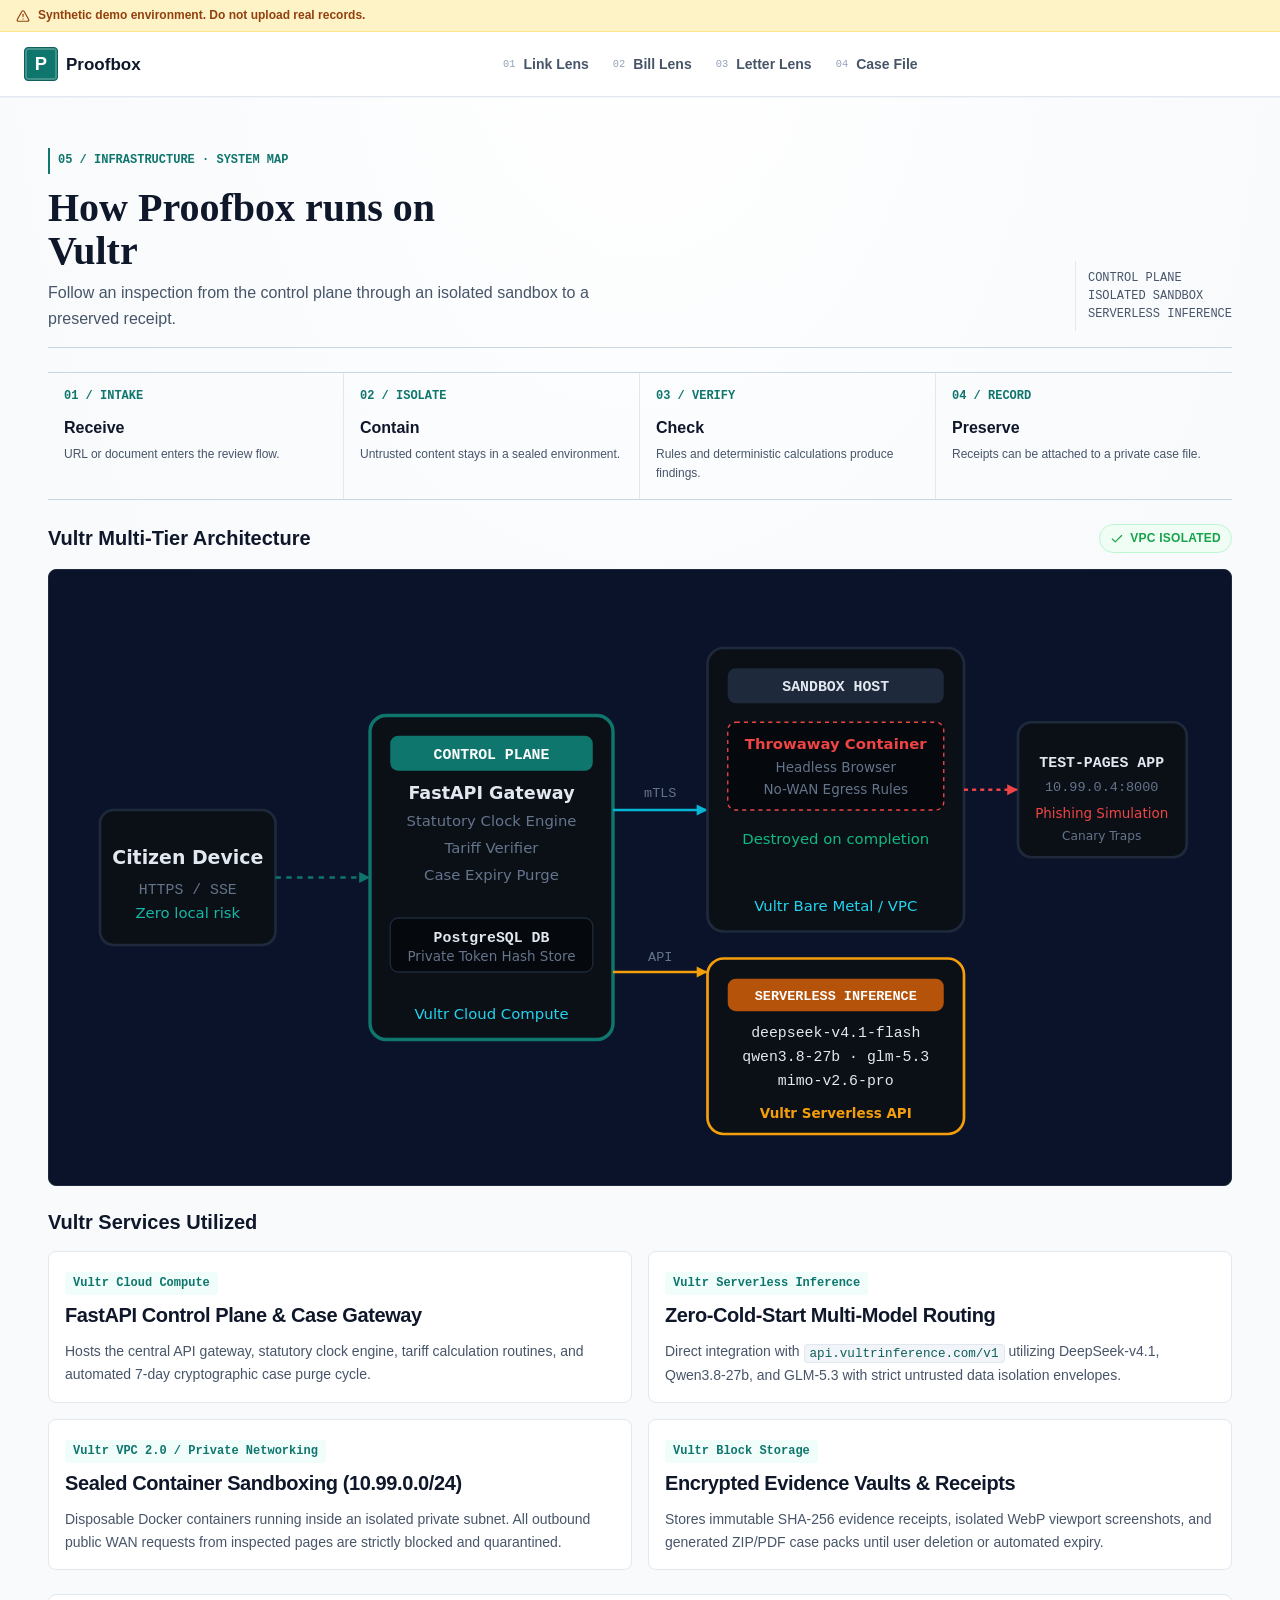
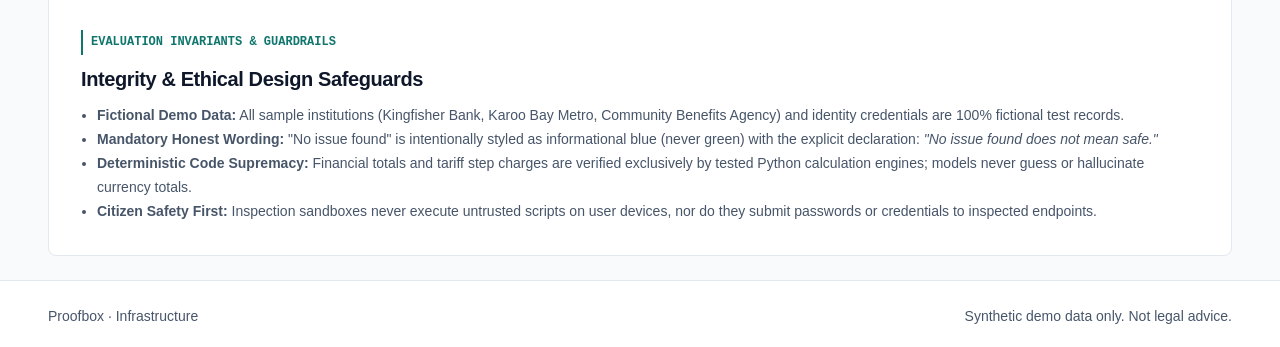
<file: apps/web/vultr.html>
<!doctype html>
<html lang="en">

<head>
  <meta charset="utf-8">
  <meta name="viewport" content="width=device-width, initial-scale=1">
  <meta name="theme-color" content="#F8FAFC">
  <title>Proofbox | How it runs on Vultr</title>
  <link rel="stylesheet" href="css/tokens.css?v=6">
  <link rel="stylesheet" href="css/base.css?v=6">
  <link rel="stylesheet" href="css/components.css?v=6">
  <style>
    .process-line {
      list-style: none;
      padding: 0;
      margin: var(--s4) 0 var(--s5);
      display: grid;
      grid-template-columns: repeat(4, minmax(0, 1fr));
      border-top: 1px solid var(--line-strong);
      border-bottom: 1px solid var(--line-strong);
    }

    .process-step {
      min-width: 0;
      padding: var(--s4);
      border-right: 1px solid var(--line);
    }

    .process-step:last-child {
      border-right: 0;
    }

    .process-step-number {
      display: block;
      margin-bottom: var(--s3);
      color: var(--brand);
      font: 600 var(--text-xs) var(--font-mono);
    }

    .process-step p {
      margin: var(--s1) 0 0;
      color: var(--ink-muted);
      font-size: var(--text-xs);
    }

    @media (max-width: 760px) {
      .process-line {
        grid-template-columns: repeat(2, minmax(0, 1fr));
      }

      .process-step:nth-child(2) {
        border-right: 0;
      }

      .process-step:nth-child(-n + 2) {
        border-bottom: 1px solid var(--line);
      }
    }

    .diagram-container {
      background-color: var(--chamber-bg);
      border: 1px solid var(--chamber-line);
      border-radius: var(--radius-sm);
      padding: var(--s5);
      color: var(--chamber-text);
      overflow-x: auto;
      margin: var(--s4) 0;
      box-shadow: none;
    }

    .diagram-container svg {
      min-width: 680px;
      margin: 0 auto;
    }

    .service-grid {
      display: grid;
      grid-template-columns: 1fr;
      gap: var(--s4);
      margin-top: var(--s4);
    }

    @media (min-width: 640px) {
      .service-grid {
        grid-template-columns: repeat(2, minmax(0, 1fr));
      }
    }

    .service-card {
      border: 1px solid var(--line);
      border-radius: var(--radius-sm);
      padding: var(--s4);
      background-color: var(--surface);
      box-shadow: none;
      transition: border-color var(--dur) var(--ease), background-color var(--dur) var(--ease);
    }

    .service-card:hover {
      border-color: var(--line-strong);
    }

    .service-tag {
      display: inline-block;
      font-family: var(--font-mono);
      font-size: var(--text-xs);
      font-weight: 700;
      color: var(--brand);
      background-color: var(--brand-tint);
      padding: 2px 8px;
      border-radius: var(--radius-xs);
      margin-bottom: var(--s2);
    }

    .diagram-heading,
    .services-heading {
      margin: 0;
      font-size: var(--text-lg);
    }

    .guardrails-list {
      padding-left: var(--s4);
      line-height: 1.7;
      margin: 0;
    }
  </style>
</head>

<body>
  <a class="skip-link" href="#main">Skip to content</a>

  <!-- Topbar with Persistent Demo Banner -->
  <header class="topbar">
    <div class="topbar-banner">
      <svg class="topbar-banner-icon" viewBox="0 0 24 24" fill="none" stroke="currentColor" stroke-width="2"
        stroke-linecap="round" stroke-linejoin="round" aria-hidden="true">
        <path d="m21.73 18-8-14a2 2 0 0 0-3.48 0l-8 14A2 2 0 0 0 4 21h16a2 2 0 0 0 1.73-3Z"></path>
        <line x1="12" y1="9" x2="12" y2="13"></line>
        <line x1="12" y1="17" x2="12.01" y2="17"></line>
      </svg>
      <span>Synthetic demo environment. Do not upload real records.</span>
    </div>
    <div class="topbar-inner">
      <a class="brand" href="./" aria-label="Proofbox Home">
        <span class="brand-mark" aria-hidden="true">P</span>
        <span>Proofbox</span>
      </a>
      <nav class="topbar-nav" aria-label="Proofbox navigation">
        <a href="./">Link Lens</a>
        <a href="bill/">Bill Lens</a>
        <a href="letter/">Letter Lens</a>
        <a href="case/">Case File</a>
      </nav>
    </div>
  </header>

  <main id="main" class="app-main app-container">
    <header class="page-heading">
      <div>
        <span class="eyebrow">05 / Infrastructure · System Map</span>
        <h1>How Proofbox runs on Vultr</h1>
        <p>Follow an inspection from the control plane through an isolated sandbox to a preserved receipt.</p>
      </div>
      <aside class="page-heading-meta" aria-label="Infrastructure components">
        <div>CONTROL PLANE</div>
        <div>ISOLATED SANDBOX</div>
        <div>SERVERLESS INFERENCE</div>
      </aside>
    </header>

    <!-- Proofbox review sequence -->
    <section aria-labelledby="counters-title">
      <h2 id="counters-title" class="sr-only">Proofbox review sequence</h2>
      <ol class="process-line">
        <li class="process-step"><span class="process-step-number">01 / INTAKE</span><strong>Receive</strong>
          <p>URL or document enters the review flow.</p>
        </li>
        <li class="process-step"><span class="process-step-number">02 / ISOLATE</span><strong>Contain</strong>
          <p>Untrusted content stays in a sealed environment.</p>
        </li>
        <li class="process-step"><span class="process-step-number">03 / VERIFY</span><strong>Check</strong>
          <p>Rules and deterministic calculations produce findings.</p>
        </li>
        <li class="process-step"><span class="process-step-number">04 / RECORD</span><strong>Preserve</strong>
          <p>Receipts can be attached to a private case file.</p>
        </li>
      </ol>
    </section>

    <!-- Architecture Diagram in Inline SVG using Tokens -->
    <section aria-labelledby="diagram-title">
      <div class="flex-between">
        <h2 id="diagram-title" class="diagram-heading">Vultr Multi-Tier Architecture</h2>
        <span class="status-chip status-chip--verified">
          <svg class="chip-icon" viewBox="0 0 24 24" fill="none" stroke="currentColor" stroke-width="2"
            stroke-linecap="round" stroke-linejoin="round" aria-hidden="true">
            <polyline points="20 6 9 17 4 12"></polyline>
          </svg>
          <span>VPC Isolated</span>
        </span>
      </div>

      <div class="diagram-container">
        <svg viewBox="0 0 840 420" fill="none" xmlns="http://www.w3.org/2000/svg" role="img"
          aria-label="Architecture diagram showing Citizen, Control Plane on Vultr Cloud Compute, Sandbox Host, Vultr Serverless Inference, and Testpages App">
          <!-- Citizen / User Layer -->
          <rect x="20" y="160" width="130" height="100" rx="10" fill="#0B1017" stroke="#1E293B" stroke-width="2" />
          <text x="85" y="200" fill="#E2E8F0" font-size="14" font-weight="700" text-anchor="middle"
            font-family="system-ui">Citizen Device</text>
          <text x="85" y="222" fill="#64748B" font-size="11" text-anchor="middle" font-family="monospace">HTTPS /
            SSE</text>
          <text x="85" y="240" fill="#14B8A6" font-size="11" text-anchor="middle" font-family="system-ui">Zero local
            risk</text>

          <!-- Arrow 1: User to Control Plane -->
          <path d="M150 210 H220" stroke="#0F766E" stroke-width="2" stroke-dasharray="4 4" />
          <polygon points="220,210 212,206 212,214" fill="#0F766E" />

          <!-- Control Plane (Vultr Cloud Compute) -->
          <rect x="220" y="90" width="180" height="240" rx="12" fill="#0B1017" stroke="#0F766E" stroke-width="2.5" />
          <rect x="235" y="105" width="150" height="26" rx="6" fill="#0F766E" />
          <text x="310" y="122" fill="#FFFFFF" font-size="11" font-weight="800" text-anchor="middle"
            font-family="monospace">CONTROL PLANE</text>
          <text x="310" y="152" fill="#E2E8F0" font-size="13" font-weight="700" text-anchor="middle"
            font-family="system-ui">FastAPI Gateway</text>
          <text x="310" y="172" fill="#64748B" font-size="11" text-anchor="middle" font-family="system-ui">Statutory
            Clock Engine</text>
          <text x="310" y="192" fill="#64748B" font-size="11" text-anchor="middle" font-family="system-ui">Tariff
            Verifier</text>
          <text x="310" y="212" fill="#64748B" font-size="11" text-anchor="middle" font-family="system-ui">Case Expiry
            Purge</text>
          <rect x="235" y="240" width="150" height="40" rx="6" fill="#05080D" stroke="#1E293B" />
          <text x="310" y="258" fill="#E2E8F0" font-size="11" font-weight="700" text-anchor="middle"
            font-family="monospace">PostgreSQL DB</text>
          <text x="310" y="272" fill="#64748B" font-size="10" text-anchor="middle" font-family="system-ui">Private Token
            Hash Store</text>
          <text x="310" y="315" fill="#22D3EE" font-size="11" text-anchor="middle" font-family="system-ui">Vultr Cloud
            Compute</text>

          <!-- Arrow 2: Control Plane to Sandbox Host -->
          <path d="M400 160 H470" stroke="#06B6D4" stroke-width="2" />
          <polygon points="470,160 462,156 462,164" fill="#06B6D4" />
          <text x="435" y="150" fill="#64748B" font-size="10" text-anchor="middle" font-family="monospace">mTLS</text>

          <!-- Sandbox Host (Isolated Container Zone) -->
          <rect x="470" y="40" width="190" height="210" rx="12" fill="#0B1017" stroke="#1E293B" stroke-width="2" />
          <rect x="485" y="55" width="160" height="26" rx="6" fill="#1E293B" />
          <text x="565" y="72" fill="#E2E8F0" font-size="11" font-weight="800" text-anchor="middle"
            font-family="monospace">SANDBOX HOST</text>
          <rect x="485" y="95" width="160" height="65" rx="6" fill="#05080D" stroke="#EF4444" stroke-dasharray="3 3" />
          <text x="565" y="115" fill="#EF4444" font-size="11" font-weight="700" text-anchor="middle"
            font-family="system-ui">Throwaway Container</text>
          <text x="565" y="132" fill="#64748B" font-size="10" text-anchor="middle" font-family="system-ui">Headless
            Browser</text>
          <text x="565" y="148" fill="#64748B" font-size="10" text-anchor="middle" font-family="system-ui">No-WAN Egress
            Rules</text>
          <text x="565" y="185" fill="#10B981" font-size="11" text-anchor="middle" font-family="system-ui">Destroyed on
            completion</text>
          <text x="565" y="235" fill="#22D3EE" font-size="11" text-anchor="middle" font-family="system-ui">Vultr Bare
            Metal / VPC</text>

          <!-- Arrow 3: Control Plane to Serverless Inference -->
          <path d="M400 280 H470" stroke="#F59E0B" stroke-width="2" />
          <polygon points="470,280 462,276 462,284" fill="#F59E0B" />
          <text x="435" y="272" fill="#64748B" font-size="10" text-anchor="middle" font-family="monospace">API</text>

          <!-- Vultr Serverless Inference Box -->
          <rect x="470" y="270" width="190" height="130" rx="12" fill="#0B1017" stroke="#F59E0B" stroke-width="2" />
          <rect x="485" y="285" width="160" height="24" rx="6" fill="#B45309" />
          <text x="565" y="301" fill="#FFFFFF" font-size="10" font-weight="800" text-anchor="middle"
            font-family="monospace">SERVERLESS INFERENCE</text>
          <text x="565" y="328" fill="#E2E8F0" font-size="11" text-anchor="middle"
            font-family="monospace">deepseek-v4.1-flash</text>
          <text x="565" y="346" fill="#E2E8F0" font-size="11" text-anchor="middle" font-family="monospace">qwen3.8-27b ·
            glm-5.3</text>
          <text x="565" y="364" fill="#E2E8F0" font-size="11" text-anchor="middle"
            font-family="monospace">mimo-v2.6-pro</text>
          <text x="565" y="388" fill="#F59E0B" font-size="10" font-weight="700" text-anchor="middle"
            font-family="system-ui">Vultr Serverless API</text>

          <!-- Testpages App (Intranet Phishing Demo Target) -->
          <rect x="700" y="95" width="125" height="100" rx="10" fill="#0B1017" stroke="#1E293B" stroke-width="2" />
          <text x="762" y="128" fill="#E2E8F0" font-size="11" font-weight="700" text-anchor="middle"
            font-family="monospace">TEST-PAGES APP</text>
          <text x="762" y="146" fill="#64748B" font-size="10" text-anchor="middle"
            font-family="monospace">10.99.0.4:8000</text>
          <text x="762" y="166" fill="#EF4444" font-size="10" text-anchor="middle" font-family="system-ui">Phishing
            Simulation</text>
          <text x="762" y="182" fill="#64748B" font-size="9" text-anchor="middle" font-family="system-ui">Canary
            Traps</text>

          <!-- Arrow 4: Sandbox to Testpages -->
          <path d="M660 145 H700" stroke="#EF4444" stroke-width="2" stroke-dasharray="3 3" />
          <polygon points="700,145 692,141 692,149" fill="#EF4444" />
        </svg>
      </div>
    </section>

    <!-- Vultr Cloud Services Breakdown -->
    <section aria-labelledby="services-title" class="mt-s5">
      <h2 id="services-title" class="services-heading">Vultr Services Utilized</h2>
      <div class="service-grid">
        <article class="service-card">
          <span class="service-tag">Vultr Cloud Compute</span>
          <h3>FastAPI Control Plane &amp; Case Gateway</h3>
          <p class="text-sm text-muted">
            Hosts the central API gateway, statutory clock engine, tariff calculation routines, and automated 7-day
            cryptographic case purge cycle.
          </p>
        </article>

        <article class="service-card">
          <span class="service-tag">Vultr Serverless Inference</span>
          <h3>Zero-Cold-Start Multi-Model Routing</h3>
          <p class="text-sm text-muted">
            Direct integration with <code>api.vultrinference.com/v1</code> utilizing DeepSeek-v4.1, Qwen3.8-27b, and
            GLM-5.3 with strict untrusted data isolation envelopes.
          </p>
        </article>

        <article class="service-card">
          <span class="service-tag">Vultr VPC 2.0 / Private Networking</span>
          <h3>Sealed Container Sandboxing (10.99.0.0/24)</h3>
          <p class="text-sm text-muted">
            Disposable Docker containers running inside an isolated private subnet. All outbound public WAN requests
            from inspected pages are strictly blocked and quarantined.
          </p>
        </article>

        <article class="service-card">
          <span class="service-tag">Vultr Block Storage</span>
          <h3>Encrypted Evidence Vaults &amp; Receipts</h3>
          <p class="text-sm text-muted">
            Stores immutable SHA-256 evidence receipts, isolated WebP viewport screenshots, and generated ZIP/PDF case
            packs until user deletion or automated expiry.
          </p>
        </article>
      </div>
    </section>

    <!-- Fictional Entity & Guardrail Declarations -->
    <section class="card mt-s5 bg-sunken">
      <span class="eyebrow">Evaluation Invariants &amp; Guardrails</span>
      <h3 class="m-0">Integrity &amp; Ethical Design Safeguards</h3>
      <ul class="text-sm text-muted guardrails-list">
        <li><strong>Fictional Demo Data:</strong> All sample institutions (Kingfisher Bank, Karoo Bay Metro, Community
          Benefits Agency) and identity credentials are 100% fictional test records.</li>
        <li><strong>Mandatory Honest Wording:</strong> "No issue found" is intentionally styled as informational blue
          (never green) with the explicit declaration: <em>"No issue found does not mean safe."</em></li>
        <li><strong>Deterministic Code Supremacy:</strong> Financial totals and tariff step charges are verified
          exclusively by tested Python calculation engines; models never guess or hallucinate currency totals.</li>
        <li><strong>Citizen Safety First:</strong> Inspection sandboxes never execute untrusted scripts on user devices,
          nor do they submit passwords or credentials to inspected endpoints.</li>
      </ul>
    </section>
  </main>

  <footer class="site-footer">
    <div class="site-footer-inner">
      <div>Proofbox · Infrastructure</div>
      <div>Synthetic demo data only. Not legal advice.</div>
    </div>
  </footer>

</body>

</html>
</file>
<file: apps/web/css/tokens.css>
/* ==========================================================================
   Proofbox Central Design System · Design Tokens (Direction C: Modern Civic Clean)
   Brand Line: Open nothing unsafely. Believe nothing unproven. Fight with receipts.
   3-Layer Token Architecture (Primitive -> Semantic -> Component)
   Inspired by Apple, Stripe & GOV.UK civic authority with deep oceanic teal.
   All values verified against WCAG AA (>= 4.5:1 text, >= 3:1 non-text).
   ========================================================================== */

:root {
  /* ------------------------------------------------------------------------
     1. Primitive Tokens: Colors & Palettes
     ------------------------------------------------------------------------ */
  /* Surfaces & Paper Canvas */
  --color-paper-light: #F8FAFC;         /* Soft slate-50 civic canvas */
  --color-surface-light: #FFFFFF;       /* Crisp pristine white cards */
  --color-sunken-light: #F1F5F9;        /* Slate-100 sunken wells, table headers */
  --color-line-light: #E2E8F0;          /* Delicate slate-200 boundary */
  --color-line-strong-light: #CBD5E1;   /* Slate-300 boundary for inputs and focus */

  /* Inks & Typography */
  --color-ink-light: #0F172A;           /* Slate-900 primary copy (15.8:1 contrast) */
  --color-ink-muted-light: #475569;     /* Slate-600 secondary explanation (7.2:1 contrast) */
  --color-ink-faint-light: #94A3B8;     /* Slate-400 inactive/placeholder */

  /* Brand Palette: Civic Oceanic Teal */
  --color-brand-base: #0F766E;          /* Deep authoritative oceanic teal */
  --color-brand-strong: #0D5F58;        /* Pressed / focused dark teal */
  --color-brand-light: #14B8A6;         /* Bright interactive teal */
  --color-brand-tint: #F0FDFA;          /* Subtle mint-teal wash */
  --color-brand-border: #CCFBF1;        /* Soft teal accent border */

  /* Signature Containment Instrument (Modern Deep Marine Console) */
  --color-chamber-bg: #0B132B;          /* Deep marine void */
  --color-chamber-surface: #111C44;     /* Elevated marine console panel */
  --color-chamber-card: #172554;        /* Dark navy inner event well */
  --color-chamber-line: #1E293B;        /* Instrument boundary */
  --color-chamber-text: #F8FAFC;        /* High-contrast monospace text (15.4:1) */
  --color-chamber-muted: #94A3B8;       /* Monospace secondary telemetry */
  --color-chamber-cyan: #38BDF8;        /* Live event pulse & query indicator */
  --color-chamber-cyan-bright: #7DD3FC;
  --color-chamber-cyan-glow: rgba(56, 189, 248, 0.25);
  --color-chamber-red: #F87171;         /* Threat block */
  --color-chamber-amber: #FBBF24;       /* Quarantine */
  --color-chamber-blue: #38BDF8;        /* Query note */
  --color-chamber-green: #34D399;       /* Verified cryptographic milestone */

  /* Honest Semantic Status Colors (Icon + Plain Word; never color alone) */
  --color-danger: #DC2626;              /* Red: attacks, confirmed overcharges, overdue */
  --color-danger-strong: #B91C1C;
  --color-danger-tint: #FEF2F2;
  --color-danger-border: #FEE2E2;

  --color-warn: #D97706;                /* Amber: suspicious links, due soon */
  --color-warn-strong: #B45309;
  --color-warn-tint: #FFFBEB;
  --color-warn-border: #FEF3C7;

  /* Mandatory honest wording: info is used for "no issue found", NEVER green */
  --color-info: #0284C7;                /* Sky blue: informational findings */
  --color-info-strong: #0369A1;
  --color-info-tint: #F0F9FF;
  --color-info-border: #BAE6FD;

  /* Ok is strictly for completed/verified process milestones, NEVER for "safe" */
  --color-ok: #16A34A;                  /* Emerald: cryptographic milestone verified */
  --color-ok-strong: #15803D;
  --color-ok-tint: #F0FDF4;
  --color-ok-border: #BBF7D0;

  --color-neutral: #64748B;             /* Neutral slate */
  --color-neutral-strong: #475569;
  --color-neutral-tint: #F8FAFC;
  --color-neutral-border: #E2E8F0;

  --color-white: #FFFFFF;
  --color-black: #000000;

  /* ------------------------------------------------------------------------
     2. Semantic Tokens (Mapped to Direction C: Modern Civic Clean)
     ------------------------------------------------------------------------ */
  --paper: var(--color-paper-light);
  --surface: var(--color-surface-light);
  --surface-raised: #FFFFFF;
  --surface-sunken: var(--color-sunken-light);
  --line: var(--color-line-light);
  --line-strong: var(--color-line-strong-light);

  --ink: var(--color-ink-light);
  --ink-muted: var(--color-ink-muted-light);
  --ink-faint: var(--color-ink-faint-light);

  --brand: var(--color-brand-base);
  --brand-strong: var(--color-brand-strong);
  --brand-light: var(--color-brand-light);
  --brand-tint: var(--color-brand-tint);
  --brand-border: var(--color-brand-border);

  /* Containment chamber preserves deep marine console styling */
  --chamber-bg: var(--color-chamber-bg);
  --chamber-surface: var(--color-chamber-surface);
  --chamber-card: var(--color-chamber-card);
  --chamber-line: var(--color-chamber-line);
  --chamber-text: var(--color-chamber-text);
  --chamber-muted: var(--color-chamber-muted);
  --chamber-cyan: var(--color-chamber-cyan);
  --chamber-cyan-bright: var(--color-chamber-cyan-bright);
  --chamber-cyan-glow: var(--color-chamber-cyan-glow);
  --chamber-red: var(--color-chamber-red);
  --chamber-amber: var(--color-chamber-amber);
  --chamber-blue: var(--color-chamber-blue);
  --chamber-green: var(--color-chamber-green);
  --white: var(--color-white);
  --black: var(--color-black);

  --danger: var(--color-danger);
  --danger-strong: var(--color-danger-strong);
  --danger-tint: var(--color-danger-tint);
  --danger-border: var(--color-danger-border);

  --warn: var(--color-warn);
  --warn-strong: var(--color-warn-strong);
  --warn-tint: var(--color-warn-tint);
  --warn-border: var(--color-warn-border);

  --info: var(--color-info);
  --info-strong: var(--color-info-strong);
  --info-tint: var(--color-info-tint);
  --info-border: var(--color-info-border);

  --ok: var(--color-ok);
  --ok-strong: var(--color-ok-strong);
  --ok-tint: var(--color-ok-tint);
  --ok-border: var(--color-ok-border);

  --neutral: var(--color-neutral);
  --neutral-strong: var(--color-neutral-strong);
  --neutral-tint: var(--color-neutral-tint);
  --neutral-border: var(--color-neutral-border);

  /* ------------------------------------------------------------------------
     3. Modern Typography Tokens (Inter / Clean System-Native Stack)
     ------------------------------------------------------------------------ */
  --font-sans: "Inter", -apple-system, BlinkMacSystemFont, "Segoe UI", Roboto, "Helvetica Neue", sans-serif;
  --font-serif: "Newsreader", "Charter", "Bitstream Charter", "Georgia", serif;
  --font-mono: "JetBrains Mono", "SF Mono", "Cascadia Code", Menlo, Consolas, monospace;

  /* Modern Fluid Type Scale */
  --text-xs: 0.75rem;     /* 12px */
  --text-sm: 0.875rem;    /* 14px */
  --text-base: 1rem;      /* 16px */
  --text-md: 1.0625rem;   /* 17px */
  --text-lg: 1.25rem;     /* 20px */
  --text-xl: 1.5rem;      /* 24px */
  --text-2xl: 2rem;       /* 32px */
  --text-3xl: 2.75rem;    /* 44px */

  --leading: 1.6;
  --leading-tight: 1.25;
  --leading-relaxed: 1.75;

  /* ------------------------------------------------------------------------
     4. 4px Spacing Scale
     ------------------------------------------------------------------------ */
  --s1: 0.25rem;  /* 4px */
  --s2: 0.5rem;   /* 8px */
  --s3: 0.75rem;  /* 12px */
  --s4: 1rem;     /* 16px */
  --s5: 1.5rem;   /* 24px */
  --s6: 2rem;     /* 32px */
  --s7: 3rem;     /* 48px */
  --s8: 4rem;     /* 64px */

  /* ------------------------------------------------------------------------
     5. Modern Curves, Shapes & Multi-Layer Elevation (Direction C)
     ------------------------------------------------------------------------ */
  --radius-xs: 4px;
  --radius-sm: 8px;
   --radius-md: 10px;      /* Compact evidence surface radius */
   --radius-lg: 12px;      /* Large instrument surface radius */
  --radius-pill: 9999px;

  /* Stripe / Apple Multi-Layer Soft Elevation Shadows */
  --shadow-1: 0 1px 3px rgba(15, 23, 42, 0.04), 0 1px 2px rgba(15, 23, 42, 0.02);
  --shadow-2: 0 6px 20px -2px rgba(15, 23, 42, 0.07), 0 2px 6px -1px rgba(15, 23, 42, 0.04);
  --shadow-3: 0 20px 35px -5px rgba(15, 23, 42, 0.09), 0 8px 16px -4px rgba(15, 23, 42, 0.04);
  --shadow-card: 0 4px 20px -2px rgba(15, 23, 42, 0.06), 0 1px 3px rgba(15, 23, 42, 0.03);

  /* Touch & Interaction (WCAG 2.5.5) */
  --tap: 44px;
  --focus: 0 0 0 2px #FFFFFF, 0 0 0 4px var(--brand);
  --ease: cubic-bezier(0.16, 1, 0.3, 1);
  --dur: 160ms;
}

/* Explicit Dark Theme (Available via data-theme="dark") */
[data-theme="dark"] {
  --paper: #0B0F19;
  --surface: #111827;
  --surface-raised: #1F2937;
  --surface-sunken: #070B14;
  --line: #1F2937;
  --line-strong: #374151;

  --ink: #F9FAFB;
  --ink-muted: #9CA3AF;
  --ink-faint: #6B7280;

  --brand: #14B8A6;
  --brand-strong: #0D9488;
  --brand-light: #2DD4BF;
  --brand-tint: #042F2E;
  --brand-border: #115E59;

  --danger: #EF4444;
  --danger-strong: #DC2626;
  --danger-tint: #450A0A;
  --danger-border: #991B1B;

  --warn: #F59E0B;
  --warn-strong: #D97706;
  --warn-tint: #451A03;
  --warn-border: #92400E;

  --info: #38BDF8;
  --info-strong: #0284C7;
  --info-tint: #082F49;
  --info-border: #0369A1;

  --ok: #22C55E;
  --ok-strong: #16A34A;
  --ok-tint: #052E16;
  --ok-border: #166534;

  --neutral: #9CA3AF;
  --neutral-strong: #6B7280;
  --neutral-tint: #1F2937;
  --neutral-border: #374151;

  --shadow-1: 0 1px 3px rgba(0, 0, 0, 0.4);
  --shadow-2: 0 6px 20px rgba(0, 0, 0, 0.6);
  --shadow-3: 0 20px 40px rgba(0, 0, 0, 0.8);
  --shadow-card: 0 4px 20px rgba(0, 0, 0, 0.5);

  --focus: 0 0 0 2px #0B0F19, 0 0 0 4px var(--brand);
}
</file>
<file: apps/web/css/base.css>
/* ==========================================================================
   Proofbox Central Design System · Base & Primitives
   Reset, Typography Hierarchy, Layout Primitives, Accessibility Standards
   ========================================================================== */

/* Universal Reset & Box Sizing */
*, *::before, *::after {
  box-sizing: border-box;
}

[hidden] {
  display: none !important;
}

html {
  -webkit-text-size-adjust: 100%;
  tab-size: 4;
  scroll-behavior: smooth;
  scroll-padding-top: var(--s7);
}

@media (prefers-reduced-motion: reduce) {
  html {
    scroll-behavior: auto;
  }
}

body {
  margin: 0;
  padding: 0;
  background-color: var(--paper);
  background-image: radial-gradient(at 50% 0%, #FFFFFF 0%, var(--paper) 70%);
  background-attachment: fixed;
  color: var(--ink);
  font-family: var(--font-sans);
  font-size: var(--text-base);
  line-height: var(--leading);
  min-height: 100vh;
  display: flex;
  flex-direction: column;
  -webkit-font-smoothing: antialiased;
  -moz-osx-font-smoothing: grayscale;
  text-rendering: optimizeLegibility;
}

::selection {
  background-color: var(--brand-tint);
  color: var(--brand-strong);
}

/* Typography Hierarchy */
h1, h2, h3, h4, h5, h6 {
  color: var(--ink);
  font-family: var(--font-sans);
  font-weight: 700;
  line-height: var(--leading-tight);
  margin-top: 0;
  margin-bottom: var(--s3);
  letter-spacing: -0.02em;
  overflow-wrap: break-word;
}

h1 {
  font-family: var(--font-serif);
  font-size: 2.5rem;
  letter-spacing: 0;
  font-weight: 600;
  line-height: 1.08;
}

h2 {
  font-size: 1.5rem;
  letter-spacing: 0;
}

h3 {
  font-size: var(--text-lg);
  font-weight: 700;
}

h4 {
  font-size: var(--text-base);
  font-weight: 600;
}

p {
  margin-top: 0;
  margin-bottom: var(--s4);
}

p:last-child {
  margin-bottom: 0;
}

small, .text-sm {
  font-size: var(--text-sm);
}

.text-xs {
  font-size: var(--text-xs);
}

.text-muted {
  color: var(--ink-muted);
}

.text-faint {
  color: var(--ink-faint);
}

/* Monospace & Forensic Code Display */
code, kbd, samp, pre, .font-mono {
  font-family: var(--font-mono);
  font-size: 0.9em;
  font-feature-settings: "tnum" 1;
}

code {
  background-color: var(--surface-sunken);
  border: 1px solid var(--line);
  padding: 0.15em 0.4em;
  border-radius: var(--radius-xs);
  color: var(--brand-strong);
}

pre {
  margin: 0;
  padding: var(--s4);
  background-color: var(--surface-sunken);
  border: 1px solid var(--line);
  border-radius: var(--radius-sm);
  overflow-x: auto;
  white-space: pre-wrap;
  word-break: break-all;
  line-height: 1.5;
}

/* Links */
a {
  color: var(--brand);
  text-decoration-thickness: 1.5px;
  text-underline-offset: 3px;
  transition: color var(--dur) var(--ease), text-decoration-color var(--dur) var(--ease);
}

a:hover {
  color: var(--brand-strong);
}

/* Images & Media */
img, svg, video, canvas {
  display: block;
  max-width: 100%;
  height: auto;
}

/* Keyboard Focus Standard (WCAG 2.4.7 AA) */
:focus-visible {
  outline: none;
  box-shadow: var(--focus);
  border-radius: var(--radius-xs);
}

/* Skip Navigation Link */
.skip-link {
  position: absolute;
  top: var(--s2);
  left: var(--s2);
  background: var(--surface);
  color: var(--brand);
  font-weight: 700;
  padding: var(--s3) var(--s4);
  border: 2px solid var(--brand);
  border-radius: var(--radius-sm);
  z-index: 1000;
  transform: translateY(-200%);
  transition: transform var(--dur) var(--ease);
  box-shadow: var(--shadow-2);
}

.skip-link:focus {
  transform: translateY(0);
}

/* Accessible Screen Reader Only Utility */
.sr-only {
  position: absolute;
  width: 1px;
  height: 1px;
  padding: 0;
  margin: -1px;
  overflow: hidden;
  clip: rect(0, 0, 0, 0);
  white-space: nowrap;
  border: 0;
}

/* App Container & Max Width Constraints */
.app-container {
  width: 100%;
  max-width: 1360px;
  margin: 0 auto;
  padding: var(--s4);
}

@media (min-width: 768px) {
  .app-container {
    padding: var(--s5) var(--s7);
  }
}

@media (max-width: 600px) {
  h1 {
    font-size: 2rem;
  }
}

.container-narrow {
  max-width: 840px;
}

.app-main {
  flex: 1;
}

/* Eyebrow Label (Direction C: Modern Pill) */
.eyebrow {
  display: inline-flex;
  align-items: center;
  gap: var(--s2);
  font-family: var(--font-mono);
  font-size: var(--text-xs);
  font-weight: 600;
  text-transform: uppercase;
  letter-spacing: 0;
  color: var(--brand);
  border-left: 2px solid var(--brand);
  padding: 0.2rem 0 0.2rem var(--s2);
  margin-bottom: var(--s3);
}

.page-heading {
  display: grid;
  grid-template-columns: minmax(0, 1fr) minmax(150px, 0.32fr);
  align-items: end;
  gap: var(--s5);
  padding: var(--s5) 0 var(--s4);
  margin-bottom: var(--s5);
  border-bottom: 1px solid var(--line-strong);
}

.page-heading h1 {
  max-width: 22ch;
  margin-bottom: var(--s2);
}

.page-heading p {
  max-width: 68ch;
  color: var(--ink-muted);
}

.page-heading-meta {
  align-self: end;
  justify-self: end;
  max-width: 24ch;
  padding: var(--s2) 0 var(--s2) var(--s3);
  border-left: 1px solid var(--line);
  color: var(--ink-muted);
  font-family: var(--font-mono);
  font-size: var(--text-xs);
  line-height: 1.5;
}

@media (max-width: 700px) {
  .page-heading {
    grid-template-columns: minmax(0, 1fr);
    gap: var(--s2);
    padding-top: var(--s4);
  }

  .page-heading-meta {
    justify-self: start;
    max-width: none;
    border-left: 0;
    border-top: 1px solid var(--line);
    padding: var(--s2) 0 0;
  }
}

/* Utility Flex & Alignment */
.flex-row {
  display: flex;
  align-items: center;
  gap: var(--s2);
  flex-wrap: wrap;
}

.flex-between {
  display: flex;
  align-items: center;
  justify-content: space-between;
  gap: var(--s3);
  flex-wrap: wrap;
}

.w-full {
  width: 100%;
}

.cursor-pointer {
  cursor: pointer;
}

.text-right {
  text-align: right;
}

.text-center {
  text-align: center;
}

.font-semibold {
  font-weight: 600;
}

.max-w-680 {
  max-width: 680px;
}

.mt-s1 { margin-top: var(--s1); }
.mt-s2 { margin-top: var(--s2); }
.mt-s3 { margin-top: var(--s3); }
.mt-s4 { margin-top: var(--s4); }
.mt-s5 { margin-top: var(--s5); }
.mt-s6 { margin-top: var(--s6); }

.mb-s1 { margin-bottom: var(--s1); }
.mb-s2 { margin-bottom: var(--s2); }
.mb-s3 { margin-bottom: var(--s3); }
.mb-s4 { margin-bottom: var(--s4); }
.mb-s5 { margin-bottom: var(--s5); }

.p-s2 { padding: var(--s2); }
.p-s3 { padding: var(--s3); }
.p-s4 { padding: var(--s4); }
.p-s5 { padding: var(--s5); }

.border-t { border-top: 1px solid var(--line); }
.border-b { border-bottom: 1px solid var(--line); }
.pt-s3 { padding-top: var(--s3); }
.pt-s4 { padding-top: var(--s4); }
.pb-s3 { padding-bottom: var(--s3); }
.pb-s4 { padding-bottom: var(--s4); }

.bg-sunken { background-color: var(--surface-sunken); }
.bg-chamber-surface { background-color: var(--chamber-surface); }
.border-t-chamber { border-top: 1px solid var(--chamber-line); }

.screenshot-preview {
  border: 1px solid var(--line);
  border-radius: var(--radius-sm);
  max-height: 380px;
  object-fit: contain;
  background: var(--surface-sunken);
}
</file>
<file: apps/web/css/components.css>
/* ==========================================================================
   Proofbox Central Design System · Components
   Consistent, accessible, low-data UI components for all Proofbox screens
   ========================================================================== */

/* --------------------------------------------------------------------------
   1. App Shell: Topbar, Navigation, Security Notice, Footer
   -------------------------------------------------------------------------- */
.topbar {
  background-color: var(--surface);
  border-bottom: 1px solid var(--line);
  position: sticky;
  top: 0;
  z-index: 100;
  box-shadow: 0 1px 0 rgba(15, 23, 42, 0.03);
}

.topbar-banner {
  background-color: #FEF3C7;
  border-bottom: 1px solid #FDE68A;
  padding: 6px max(var(--s4), calc((100vw - 1320px) / 2));
  font-size: var(--text-xs);
  font-weight: 600;
  color: #92400E;
  text-align: left;
  display: flex;
  align-items: center;
  justify-content: flex-start;
  gap: var(--s2);
  letter-spacing: 0;
}

.topbar-banner-icon {
  flex-shrink: 0;
  width: 14px;
  height: 14px;
}

.topbar-inner {
  max-width: 1360px;
  margin: 0 auto;
  padding: var(--s2) var(--s5);
  display: grid;
  grid-template-columns: auto minmax(0, 1fr);
  align-items: center;
  gap: var(--s5);
}

@media (max-width: 980px) {
  .topbar-inner {
    grid-template-columns: minmax(0, 1fr);
    gap: var(--s2) var(--s4);
  }

  .topbar-nav {
    grid-column: 1 / -1;
    grid-row: 2;
    justify-content: flex-start;
    margin: 0 calc(-1 * var(--s5));
    padding: 0 var(--s5);
    border-top: 1px solid var(--line);
  }
}

@media (max-width: 560px) {
  .topbar-inner {
    padding-inline: var(--s4);
  }

  .topbar-nav {
    display: grid;
    grid-template-columns: repeat(2, minmax(0, 1fr));
    justify-content: stretch;
    overflow: visible;
    margin-inline: calc(-1 * var(--s4));
    padding-inline: var(--s4);
  }

  .topbar-nav a {
    min-width: 0;
    min-height: 40px;
    padding: var(--s2);
    white-space: normal;
  }
}

.brand {
  display: inline-flex;
  align-items: center;
  gap: var(--s2);
  color: var(--ink);
  text-decoration: none;
  font-weight: 700;
  font-size: var(--text-md);
  letter-spacing: 0;
  transition: opacity var(--dur) var(--ease);
}

.brand:hover {
  opacity: 0.85;
}

.brand-mark {
  display: grid;
  place-items: center;
  width: 34px;
  height: 34px;
  position: relative;
  background: var(--brand);
  color: var(--white);
  border-radius: var(--radius-xs);
  border: 1px solid var(--brand-strong);
  font-family: var(--font-sans);
  font-weight: 800;
  font-size: 1.15rem;
  line-height: 1;
  box-shadow: inset 0 0 0 2px rgba(255, 255, 255, 0.22);
}

.topbar-nav {
  display: flex;
  align-items: center;
  justify-content: center;
  gap: 0;
  min-width: 0;
  overflow-x: auto;
  scrollbar-width: none;
  counter-reset: nav-index;
}

@media (max-width: 980px) {
  .topbar-nav {
    justify-content: flex-start;
  }
}

.topbar-nav::-webkit-scrollbar {
  display: none;
}

.topbar-nav a {
  counter-increment: nav-index;
  color: var(--ink-muted);
  text-decoration: none;
  padding: var(--s3) var(--s3) calc(var(--s3) - 2px);
  border-radius: 0;
  font-size: var(--text-sm);
  font-weight: 600;
  transition: color var(--dur) var(--ease), background-color var(--dur) var(--ease), border-color var(--dur) var(--ease);
  min-height: 48px;
  display: inline-flex;
  align-items: center;
  gap: var(--s2);
  flex: 0 0 auto;
  border-bottom: 2px solid transparent;
  white-space: nowrap;
}

.topbar-nav a::before {
  content: "0" counter(nav-index);
  color: var(--ink-faint);
  font-family: var(--font-mono);
  font-size: 0.65rem;
  font-weight: 500;
}

.topbar-nav a:hover {
  color: var(--brand-strong);
  background-color: var(--surface-sunken);
}

.topbar-nav a[aria-current="page"] {
  color: var(--brand-strong);
  border-bottom-color: var(--brand);
  font-weight: 700;
}

.topbar-nav a[aria-current="page"]::before {
  color: var(--brand);
}

@media (max-width: 560px) {
  .topbar-nav {
    display: grid;
    grid-template-columns: repeat(2, minmax(0, 1fr));
    justify-content: stretch;
    overflow: visible;
  }

  .topbar-nav a {
    display: inline-flex;
    min-width: 0;
    min-height: 40px;
    padding: var(--s2);
    white-space: normal;
  }
}

.site-footer {
  border-top: 1px solid var(--line);
  background-color: var(--surface);
  padding: var(--s5) var(--s4);
  margin-top: auto;
  font-size: var(--text-sm);
  color: var(--ink-muted);
}

.site-footer-inner {
  max-width: 1200px;
  margin: 0 auto;
  display: flex;
  flex-direction: column;
  gap: var(--s2);
  text-align: center;
}

@media (min-width: 640px) {
  .site-footer-inner {
    flex-direction: row;
    justify-content: space-between;
    text-align: left;
    padding: 0 var(--s2);
  }
}

/* --------------------------------------------------------------------------
   2. Cards & Surfaces
   -------------------------------------------------------------------------- */
.card {
  background-color: var(--surface);
  border: 1px solid var(--line);
  border-radius: var(--radius-sm);
  padding: var(--s5);
  box-shadow: none;
  transition: border-color var(--dur) var(--ease), background-color var(--dur) var(--ease);
}

@media (min-width: 640px) {
  .card {
    padding: var(--s6);
  }
}

.card:hover {
  border-color: var(--line-strong);
}

.card-head {
  display: flex;
  align-items: center;
  justify-content: space-between;
  gap: var(--s3);
  margin-bottom: var(--s4);
  flex-wrap: wrap;
}

/* --------------------------------------------------------------------------
   3. Buttons & Interactive States
   -------------------------------------------------------------------------- */
.btn,
button.primary,
button.secondary,
button.danger,
button.ghost {
  display: inline-flex;
  align-items: center;
  justify-content: center;
  gap: var(--s2);
  min-height: var(--tap);
  padding: 8px 18px;
  border-radius: var(--radius-sm);
  font-family: var(--font-sans);
  font-size: var(--text-sm);
  font-weight: 600;
  text-decoration: none;
  cursor: pointer;
  border: 1px solid transparent;
  transition: background-color var(--dur) var(--ease),
    border-color var(--dur) var(--ease),
    color var(--dur) var(--ease),
    box-shadow var(--dur) var(--ease),
    transform 100ms var(--ease);
  user-select: none;
  white-space: nowrap;
}

.btn:hover:not(:disabled),
button.primary:hover:not(:disabled),
button.secondary:hover:not(:disabled) {
  transform: translateY(-1px);
}

.btn:active:not(:disabled),
button.primary:active:not(:disabled),
button.secondary:active:not(:disabled) {
  transform: translateY(1px) scale(0.99);
}

.btn:disabled,
button:disabled {
  opacity: 0.55;
  cursor: not-allowed;
  pointer-events: none;
}

/* Primary Button (Direction C) */
.btn-primary,
button.primary {
  background: linear-gradient(180deg, #0F766E 0%, #0D5F58 100%);
  color: var(--white);
  border-color: #0D5F58;
  border-radius: 10px;
  box-shadow: 0 1px 2px rgba(15, 23, 42, 0.08), 0 2px 6px rgba(15, 118, 110, 0.25);
}

.btn-primary:hover:not(:disabled),
button.primary:hover:not(:disabled) {
  background: linear-gradient(180deg, #115E59 0%, #0B4F4A 100%);
  border-color: #0B4F4A;
  box-shadow: 0 4px 14px rgba(15, 118, 110, 0.35);
  color: var(--white);
}

/* Secondary Button */
.btn-secondary,
button.secondary {
  background-color: var(--surface);
  color: var(--ink);
  border-color: var(--line);
  box-shadow: var(--shadow-1);
}

.btn-secondary:hover:not(:disabled),
button.secondary:hover:not(:disabled) {
  border-color: var(--line-strong);
  background-color: var(--surface-sunken);
  box-shadow: var(--shadow-2);
}

/* Quiet / Ghost Button */
.btn-quiet,
button.ghost {
  background-color: transparent;
  color: var(--brand);
  border-color: transparent;
}

.btn-quiet:hover:not(:disabled),
button.ghost:hover:not(:disabled) {
  background-color: var(--brand-tint);
  border-color: var(--brand-border);
}

/* Danger Button */
.btn-danger,
button.danger {
  background-color: var(--danger);
  color: var(--white);
  border-color: var(--danger);
  box-shadow: 0 1px 2px rgba(220, 38, 38, 0.2);
}

.btn-danger:hover:not(:disabled),
button.danger:hover:not(:disabled) {
  background-color: var(--danger-strong);
  border-color: var(--danger-strong);
  box-shadow: 0 3px 8px rgba(220, 38, 38, 0.3);
}

/* Button Sizes */
.btn-sm,
button.small {
  min-height: 36px;
  padding: 4px 12px;
  font-size: var(--text-xs);
}

.btn-lg {
  min-height: 50px;
  padding: 12px 24px;
  font-size: var(--text-md);
}

/* Red Team Safe Action Button */
.btn-redteam {
  background-color: var(--chamber-surface);
  color: var(--chamber-text);
  border: 1px solid var(--chamber-line);
  font-family: var(--font-mono);
  font-size: var(--text-xs);
  letter-spacing: 0.04em;
  text-transform: uppercase;
}

.btn-redteam:hover:not(:disabled) {
  background-color: var(--chamber-line);
  border-color: var(--brand);
  color: var(--white);
}

/* Loading Spinner on Buttons */
.btn.is-loading,
button.busy {
  position: relative;
  color: transparent !important;
}

.btn.is-loading::after,
button.busy::after {
  content: "";
  position: absolute;
  width: 18px;
  height: 18px;
  top: 50%;
  left: 50%;
  margin: -9px 0 0 -9px;
  border: 2px solid currentColor;
  border-right-color: transparent;
  border-radius: 50%;
  animation: btn-spin 0.7s linear infinite;
  color: inherit;
}

.btn-primary.is-loading::after,
button.primary.busy::after {
  border-color: var(--white);
  border-right-color: transparent;
}

@keyframes btn-spin {
  to {
    transform: rotate(360deg);
  }
}

/* --------------------------------------------------------------------------
   4. Form Controls & Dropzone
   -------------------------------------------------------------------------- */
.form-group {
  display: flex;
  flex-direction: column;
  gap: var(--s1);
  margin-bottom: var(--s4);
}

.form-label,
label {
  font-size: var(--text-sm);
  font-weight: 600;
  color: var(--ink);
  display: block;
}

.form-hint,
.input-help {
  font-size: var(--text-xs);
  color: var(--ink-muted);
  margin-top: var(--s1);
}

.form-error,
.input-error {
  font-size: var(--text-xs);
  font-weight: 600;
  color: var(--danger);
  margin-top: var(--s1);
}

input:not([type]),
input[type="text"],
input[type="url"],
input[type="date"],
input[type="file"],
select,
textarea {
  width: 100%;
  min-height: var(--tap);
  padding: var(--s2) var(--s3);
  font-family: var(--font-sans);
  font-size: var(--text-base);
  color: var(--ink);
  background-color: var(--surface);
  border: 1px solid var(--line);
  border-radius: var(--radius-sm);
  transition: border-color var(--dur) var(--ease), box-shadow var(--dur) var(--ease);
}

input:hover,
select:hover,
textarea:hover {
  border-color: var(--line-strong);
}

input:focus-visible,
select:focus-visible,
textarea:focus-visible {
  outline: none;
  box-shadow: var(--focus);
  border-color: var(--brand);
}

input.is-invalid,
textarea.is-invalid {
  border-color: var(--danger);
}

/* File Dropzone */
.dropzone {
  position: relative;
  display: grid;
  justify-items: center;
  text-align: center;
  padding: var(--s6) var(--s4);
  border: 2px dashed var(--line);
  border-radius: var(--radius-md);
  background-color: var(--paper);
  cursor: pointer;
  transition: all var(--dur) var(--ease);
}

.dropzone:hover,
.dropzone.dragging {
  border-color: var(--brand);
  background-color: var(--brand-tint);
  transform: translateY(-1px);
}

.dropzone.has-file {
  border-style: solid;
  border-color: var(--brand);
  background-color: var(--brand-tint);
}

.dropzone.invalid {
  border-color: var(--danger);
  background-color: var(--danger-tint);
}

.dropzone input[type="file"] {
  position: absolute;
  inset: 0;
  opacity: 0;
  cursor: pointer;
  width: 100%;
  height: 100%;
}

.dropzone-icon {
  width: 48px;
  height: 48px;
  border-radius: 50%;
  background-color: var(--surface);
  border: 1px solid var(--line);
  display: grid;
  place-items: center;
  color: var(--brand);
  margin-bottom: var(--s2);
  box-shadow: var(--shadow-1);
  transition: transform var(--dur) var(--ease);
}

.dropzone:hover .dropzone-icon {
  transform: scale(1.05);
}

.dropzone-title {
  font-weight: 700;
  font-size: var(--text-md);
  color: var(--ink);
}

.dropzone-hint {
  font-size: var(--text-xs);
  color: var(--ink-muted);
  margin-top: 4px;
}

/* --------------------------------------------------------------------------
   5. Chat Intake & Prompt Chips
   -------------------------------------------------------------------------- */
.chat-container {
  display: flex;
  flex-direction: column;
  gap: var(--s4);
  max-width: 760px;
  margin: 0 auto;
}

.chat-bubble {
  max-width: min(85%, 600px);
  padding: var(--s3) var(--s4);
  border-radius: var(--radius-md);
  font-size: var(--text-base);
  line-height: var(--leading);
  word-break: break-word;
  box-shadow: var(--shadow-1);
}

.chat-bubble.chat-user {
  align-self: flex-end;
  background-color: var(--brand);
  color: var(--white);
  border-bottom-right-radius: var(--s1);
}

.chat-bubble.chat-proofbox {
  align-self: flex-start;
  background-color: var(--surface);
  color: var(--ink);
  border: 1px solid var(--line);
  border-bottom-left-radius: var(--s1);
}

.chat-bubble.chat-router {
  align-self: flex-start;
  background-color: var(--brand-tint);
  border: 1px solid var(--brand-border);
  color: var(--brand-strong);
  border-bottom-left-radius: var(--s1);
  display: flex;
  flex-direction: column;
  gap: var(--s1);
}

.chat-router-tag {
  font-size: var(--text-xs);
  font-weight: 700;
  text-transform: uppercase;
  letter-spacing: 0.06em;
  color: var(--brand-strong);
}

.chat-bubble.chat-system {
  align-self: center;
  background-color: var(--surface-sunken);
  color: var(--ink-muted);
  font-size: var(--text-sm);
  text-align: center;
  border: 1px solid var(--line);
}

/* Example Prompt Chips */
.prompt-chips {
  display: flex;
  flex-wrap: wrap;
  gap: var(--s2);
  margin-top: var(--s3);
}

.prompt-chip {
  display: inline-flex;
  align-items: center;
  gap: var(--s2);
  padding: var(--s2) var(--s3);
  background-color: var(--surface);
  border: 1px solid var(--line);
  border-radius: var(--radius-pill);
  font-size: var(--text-sm);
  font-weight: 500;
  color: var(--ink);
  cursor: pointer;
  transition: all var(--dur) var(--ease);
  min-height: var(--tap);
  box-shadow: var(--shadow-1);
}

.prompt-chip:hover {
  border-color: var(--brand);
  background-color: var(--brand-tint);
  color: var(--brand-strong);
  transform: translateY(-1px);
  box-shadow: var(--shadow-2);
}

.prompt-chip:active {
  transform: translateY(1px);
}

.prompt-chip-icon {
  width: 18px;
  height: 18px;
  flex-shrink: 0;
  color: var(--brand);
}

/* Chat Composer (Integrated Search & Run Cockpit) */
.chat-composer {
  background-color: var(--surface);
  border: 1px solid var(--line);
  border-radius: var(--radius-lg);
  padding: var(--s2);
  display: grid;
  grid-template-columns: minmax(0, 1fr) auto;
  gap: var(--s2);
  align-items: center;
  box-shadow: var(--shadow-2);
  transition: border-color var(--dur) var(--ease), box-shadow var(--dur) var(--ease);
}

.chat-composer:focus-within {
  border-color: var(--brand);
  box-shadow: var(--focus);
}

@media (max-width: 600px) {
  .chat-composer-sticky {
    position: sticky;
    bottom: var(--s3);
    z-index: 90;
  }
}

.chat-composer input {
  border: none;
  box-shadow: none;
  min-height: 42px;
  padding: 0 var(--s3);
  font-size: var(--text-base);
  background: transparent;
}

.chat-composer input:focus-visible {
  box-shadow: none;
}

/* --------------------------------------------------------------------------
   6. Status Chips (Icon + Plain Word + Tint; NEVER color alone)
   -------------------------------------------------------------------------- */
.status-chip {
  display: inline-flex;
  align-items: center;
  gap: 6px;
  padding: 4px 10px;
  border-radius: var(--radius-pill);
  font-size: var(--text-xs);
  font-weight: 700;
  letter-spacing: 0.02em;
  text-transform: uppercase;
  border: 1px solid currentColor;
  white-space: nowrap;
  transition: transform var(--dur) var(--ease);
}


  .chip-icon,
  .status-chip svg,
  .status-chip .chip-icon {
    width: 14px;
    height: 14px;
    flex-shrink: 0;
  }

  /* Dangerous: Red */
  .status-chip--dangerous,
  .badge.dangerous {
    background-color: var(--danger-tint);
    color: var(--danger);
    border-color: var(--danger-border);
  }

  /* Suspicious: Amber / Warn */
  .status-chip--suspicious,
  .badge.suspicious {
    background-color: var(--warn-tint);
    color: var(--warn);
    border-color: var(--warn-border);
  }

  /* No Issue Found: Info Blue (NEVER styled as green safe) */
  .status-chip--no_issue_found,
  .badge.no_issue_found {
    background-color: var(--info-tint);
    color: var(--info);
    border-color: var(--info-border);
  }

  /* Could Not Check / Neutral */
  .status-chip--could_not_check,
  .badge.could_not_check,
  .status-chip--neutral {
    background-color: var(--neutral-tint);
    color: var(--neutral);
    border-color: var(--neutral-border);
  }

  /* Verified Milestone: Emerald (Process milestone only) */
  .status-chip--verified,
  .status-chip--met,
  .state.met {
    background-color: var(--ok-tint);
    color: var(--ok);
    border-color: var(--ok-border);
  }

  /* Clocks states */
  .status-chip--overdue,
  .state.overdue {
    background-color: var(--danger-tint);
    color: var(--danger);
    border-color: var(--danger-border);
  }

  .status-chip--due_soon,
  .state.due_soon {
    background-color: var(--warn-tint);
    color: var(--warn);
    border-color: var(--warn-border);
  }

  .status-chip--upcoming,
  .state.upcoming {
    background-color: var(--neutral-tint);
    color: var(--neutral);
    border-color: var(--neutral-border);
  }

  /* Letter Lens Checklist Statuses */
  .status.have {
    background-color: var(--ok-tint);
    color: var(--ok);
    border: 1px solid var(--ok-border);
    border-radius: var(--radius-pill);
    padding: 3px 8px;
    font-weight: 700;
    font-size: var(--text-xs);
    display: inline-flex;
    align-items: center;
    gap: 4px;
  }

  .status.missing {
    background-color: var(--danger-tint);
    color: var(--danger);
    border: 1px solid var(--danger-border);
    border-radius: var(--radius-pill);
    padding: 3px 8px;
    font-weight: 700;
    font-size: var(--text-xs);
    display: inline-flex;
    align-items: center;
    gap: 4px;
  }

  .status.needs_fixing {
    background-color: var(--warn-tint);
    color: var(--warn);
    border: 1px solid var(--warn-border);
    border-radius: var(--radius-pill);
    padding: 3px 8px;
    font-weight: 700;
    font-size: var(--text-xs);
    display: inline-flex;
    align-items: center;
    gap: 4px;
  }

  /* --------------------------------------------------------------------------
   7. Hero Containment Panel (The Dark Forensic Chamber)
   -------------------------------------------------------------------------- */
  .containment-panel {
    background-color: var(--chamber-bg);
    border: 1px solid var(--chamber-line);
    border-radius: var(--radius-lg);
    color: var(--chamber-text);
    overflow: hidden;
    box-shadow: 0 10px 30px -5px rgba(11, 19, 43, 0.4), 0 4px 12px rgba(15, 23, 42, 0.2);
    display: flex;
    flex-direction: column;
  }

  .containment-header {
    background-color: var(--chamber-surface);
    border-bottom: 1px solid var(--chamber-line);
    padding: var(--s3) var(--s4);
    display: flex;
    align-items: center;
    justify-content: space-between;
    gap: var(--s3);
    flex-wrap: wrap;
  }

  .containment-title-group {
    display: flex;
    align-items: center;
    gap: var(--s2);
  }

  .containment-badge {
    background-color: var(--chamber-line);
    color: var(--chamber-text);
    font-family: var(--font-mono);
    font-size: var(--text-xs);
    padding: 3px 8px;
    border-radius: var(--radius-xs);
    font-weight: 700;
    text-transform: uppercase;
    letter-spacing: 0.06em;
  }

  .containment-live-pill {
    display: inline-flex;
    align-items: center;
    gap: 6px;
    font-family: var(--font-mono);
    font-size: var(--text-xs);
    font-weight: 700;
    color: var(--chamber-cyan-bright);
  }

  .containment-live-dot {
    width: 8px;
    height: 8px;
    border-radius: 50%;
    background-color: var(--chamber-cyan);
    box-shadow: 0 0 10px var(--chamber-cyan-bright);
    animation: pulse-dot 1.4s ease-in-out infinite;
  }

  @keyframes pulse-dot {
    50% {
      opacity: 0.35;
      transform: scale(0.8);
    }
  }

  @media (prefers-reduced-motion: reduce) {
    .containment-live-dot {
      animation: none;
    }
  }

  .containment-timer {
    font-family: var(--font-mono);
    font-size: var(--text-xs);
    color: var(--chamber-muted);
  }

  /* Summary Row */
  .containment-summary {
    background-color: var(--chamber-surface);
    border-bottom: 1px solid var(--chamber-line);
    padding: var(--s2) var(--s4);
    display: flex;
    gap: var(--s5);
    font-family: var(--font-mono);
    font-size: var(--text-xs);
    flex-wrap: wrap;
  }

  .containment-summary-item {
    display: flex;
    align-items: center;
    gap: 6px;
  }

  .containment-summary-count {
    font-weight: 700;
    color: var(--white);
  }

  /* Event Stream List */
  .containment-events {
    list-style: none;
    margin: 0;
    padding: var(--s3);
    max-height: 380px;
    overflow-y: auto;
    display: flex;
    flex-direction: column;
    gap: var(--s2);
    font-family: var(--font-mono);
    font-size: var(--text-xs);
    line-height: 1.5;
  }

  .containment-event-row {
    background-color: var(--chamber-surface);
    border: 1px solid var(--chamber-line);
    border-left: 4px solid var(--chamber-muted);
    border-radius: var(--radius-xs);
    padding: var(--s2) var(--s3);
    display: grid;
    grid-template-columns: auto 1fr;
    gap: var(--s2);
    align-items: baseline;
    animation: event-slide-in var(--dur) var(--ease);
  }

  @keyframes event-slide-in {
    from {
      opacity: 0;
      transform: translateY(4px);
    }

    to {
      opacity: 1;
      transform: translateY(0);
    }
  }

  @media (prefers-reduced-motion: reduce) {
    .containment-event-row {
      animation: none;
    }
  }

  .containment-event-time {
    color: var(--chamber-muted);
    font-size: 0.75rem;
  }

  .containment-event-body {
    display: flex;
    flex-direction: column;
    gap: 2px;
    overflow-wrap: anywhere;
  }

  .containment-event-tag {
    display: inline-flex;
    align-items: center;
    gap: 4px;
    font-weight: 700;
    text-transform: uppercase;
    font-size: 0.75rem;
    letter-spacing: 0.04em;
    color: var(--chamber-text);
  }

  .containment-event-tag.tag-blocked {
    color: var(--chamber-red);
  }

  .containment-event-tag.tag-quarantined {
    color: var(--chamber-amber);
  }

  .containment-event-tag.tag-ignored {
    color: var(--chamber-blue);
  }

  .containment-event-tag.tag-destroyed,
  .containment-event-tag.tag-verified {
    color: var(--chamber-green);
  }

  .containment-kill-bar {
    display: block;
    height: 6px;
    background-color: var(--chamber-line);
    border-radius: 3px;
    overflow: hidden;
    margin-top: 4px;
  }

  .containment-kill-bar-fill {
    height: 100%;
    background-color: var(--chamber-red);
  }

  /* --------------------------------------------------------------------------
   8. Verdict Card
   -------------------------------------------------------------------------- */
  .verdict-card {
    background-color: var(--surface);
    border: 1px solid var(--line);
    border-radius: var(--radius-md);
    padding: var(--s5);
    box-shadow: none;
    display: flex;
    flex-direction: column;
    gap: var(--s4);
  }

  .verdict-heading {
    font-size: 1.75rem;
    font-weight: 800;
    letter-spacing: 0;
    margin: 0;
    line-height: 1.15;
  }

  .verdict-confidence-box {
    display: flex;
    align-items: center;
    gap: var(--s3);
    font-size: var(--text-sm);
    color: var(--ink-muted);
  }

  .confidence-bar {
    flex: 1;
    max-width: 140px;
    height: 8px;
    background-color: var(--surface-sunken);
    border-radius: var(--radius-pill);
    overflow: hidden;
  }

  .confidence-bar-fill {
    height: 100%;
    background-color: var(--brand);
    transition: width 400ms var(--ease);
  }

  .verdict-reasons-list {
    padding-left: var(--s4);
    margin: 0;
    font-size: var(--text-sm);
    line-height: var(--leading);
  }

  .verdict-reasons-list li {
    margin-bottom: var(--s2);
  }

  .verdict-advice-box {
    background-color: var(--surface-sunken);
    border-left: 4px solid var(--brand);
    padding: var(--s3) var(--s4);
    border-radius: var(--radius-xs);
  }

  .verdict-advice-text {
    font-size: var(--text-md);
    font-weight: 600;
    margin: 0;
  }

  .verdict-caveat-box {
    border-top: 1px solid var(--line);
    padding-top: var(--s3);
    font-size: var(--text-xs);
    color: var(--ink-muted);
  }

  .verdict-caveat-box strong {
    color: var(--ink);
  }

  /* --------------------------------------------------------------------------
   9. Discrepancy Table & Financial Comparison
   -------------------------------------------------------------------------- */
  .discrepancy-table-wrap {
    width: 100%;
    overflow-x: auto;
    border: 1px solid var(--line);
    border-radius: var(--radius-sm);
    box-shadow: var(--shadow-1);
  }

  .discrepancy-table {
    width: 100%;
    border-collapse: collapse;
    font-size: var(--text-sm);
    text-align: left;
  }

  .discrepancy-table th {
    background-color: var(--surface-sunken);
    padding: var(--s3);
    font-weight: 700;
    border-bottom: 1px solid var(--line);
    color: var(--ink);
  }

  .discrepancy-table td {
    padding: var(--s3);
    border-bottom: 1px solid var(--line);
    vertical-align: middle;
  }

  .discrepancy-diff {
    display: inline-flex;
    align-items: center;
    gap: 4px;
    font-weight: 700;
    color: var(--danger);
    font-variant-numeric: tabular-nums;
  }

  /* Responsive Table Reflow at <= 640px into stacked cards */
  @media (max-width: 640px) {

    .discrepancy-table,
    .discrepancy-table thead,
    .discrepancy-table tbody,
    .discrepancy-table th,
    .discrepancy-table td,
    .discrepancy-table tr {
      display: block;
    }

    .discrepancy-table thead {
      display: none;
    }

    .discrepancy-table tr {
      border-bottom: 2px solid var(--line);
      padding: var(--s3);
    }

    .discrepancy-table td {
      padding: var(--s2) 0;
      border: none;
      display: flex;
      justify-content: space-between;
      align-items: center;
    }

    .discrepancy-table td::before {
      content: attr(data-label);
      font-weight: 700;
      color: var(--ink-muted);
      font-size: var(--text-xs);
      text-transform: uppercase;
    }
  }

  /* --------------------------------------------------------------------------
   10. Receipt Link & Receipt Chip
   -------------------------------------------------------------------------- */
  .receipt-chip,
  .claim-link {
    display: inline-flex;
    align-items: center;
    gap: 6px;
    background-color: var(--surface-sunken);
    border: 1px solid var(--line);
    border-radius: var(--radius-xs);
    padding: 4px 10px;
    font-family: var(--font-mono);
    font-size: var(--text-xs);
    font-weight: 700;
    color: var(--ink);
    cursor: pointer;
    min-height: 36px;
    transition: all var(--dur) var(--ease);
  }

  .receipt-chip:hover,
  .claim-link:hover {
    background-color: var(--brand-tint);
    border-color: var(--brand);
    color: var(--brand-strong);
    transform: translateY(-1px);
  }

  .receipt-hash-copy {
    display: inline-flex;
    align-items: center;
    gap: 4px;
    font-family: var(--font-mono);
    font-size: var(--text-xs);
    color: var(--ink-muted);
    cursor: pointer;
    background: transparent;
    border: none;
    padding: 2px 6px;
    border-radius: var(--radius-xs);
    transition: color var(--dur) var(--ease);
  }

  .receipt-hash-copy:hover {
    color: var(--ink);
    background-color: var(--surface-sunken);
  }

  /* --------------------------------------------------------------------------
   11. Timeline & Next Action Card (Case File)
   -------------------------------------------------------------------------- */
  .next-action-card {
    background-color: var(--brand-tint);
    border: 2px solid var(--brand);
    border-radius: var(--radius-md);
    padding: var(--s4);
    display: flex;
    flex-direction: column;
    gap: var(--s2);
    box-shadow: var(--shadow-1);
  }

  .next-action-title {
    display: flex;
    align-items: center;
    gap: var(--s2);
    font-size: var(--text-xs);
    font-weight: 800;
    text-transform: uppercase;
    letter-spacing: 0.08em;
    color: var(--brand-strong);
  }

  .next-action-title svg {
    width: 16px;
    height: 16px;
    flex-shrink: 0;
  }

  .next-action-body {
    font-size: var(--text-md);
    font-weight: 600;
    color: var(--ink);
  }

  .timeline {
    position: relative;
    padding-left: var(--s6);
    margin: var(--s4) 0;
  }

  .timeline::before {
    content: "";
    position: absolute;
    top: 10px;
    bottom: 10px;
    left: 11px;
    width: 2px;
    background-color: var(--line);
  }

  .timeline-node {
    position: relative;
    margin-bottom: var(--s5);
  }

  .timeline-node:last-child {
    margin-bottom: 0;
  }

  .timeline-dot {
    position: absolute;
    left: calc(-1 * var(--s6) + 1px);
    top: 4px;
    width: 22px;
    height: 22px;
    border-radius: 50%;
    background-color: var(--surface);
    border: 2px solid var(--brand);
    display: grid;
    place-items: center;
    color: var(--brand);
    font-size: var(--text-xs);
    box-shadow: 0 0 0 3px var(--paper);
  }

  .timeline-card {
    background-color: var(--surface);
    border: 1px solid var(--line);
    border-radius: var(--radius-sm);
    padding: var(--s4);
    box-shadow: var(--shadow-1);
    transition: transform var(--dur) var(--ease), box-shadow var(--dur) var(--ease);
  }

  .timeline-card:hover {
    transform: translateY(-1px);
    box-shadow: var(--shadow-2);
  }

  /* Clocks Card */
  .clock-card {
    background-color: var(--surface);
    border: 1px solid var(--line);
    border-radius: var(--radius-sm);
    padding: var(--s4);
    display: flex;
    flex-direction: column;
    gap: var(--s2);
    box-shadow: var(--shadow-1);
  }

  /* --------------------------------------------------------------------------
   12. Pack Preview (Print-Ready Document Style)
   -------------------------------------------------------------------------- */
  .pack-doc {
    background-color: var(--surface);
    border: 1px solid var(--line);
    border-radius: var(--radius-sm);
    padding: var(--s6);
    box-shadow: var(--shadow-2);
    font-family: var(--font-sans);
  }

  .pack-doc-serif h1,
  .pack-doc-serif h2,
  .pack-doc-serif .pack-title {
    font-family: var(--font-serif);
    font-weight: 600;
  }

  .pack-claims-list {
    padding-left: var(--s4);
    line-height: 1.7;
  }

  .pack-claims-list li {
    margin-bottom: var(--s3);
  }

  /* --------------------------------------------------------------------------
   13. Dialog & Drawer
   -------------------------------------------------------------------------- */
  dialog {
    width: min(720px, calc(100vw - 32px));
    max-height: 85vh;
    border: 1px solid var(--line);
    border-radius: var(--radius-md);
    padding: var(--s5);
    background-color: var(--surface);
    color: var(--ink);
    box-shadow: var(--shadow-3);
  }

  dialog::backdrop {
    background-color: rgb(5 8 13 / 0.7);
    backdrop-filter: blur(3px);
  }

  .dialog-head {
    display: flex;
    align-items: flex-start;
    justify-content: space-between;
    gap: var(--s3);
    margin-bottom: var(--s4);
  }

  /* --------------------------------------------------------------------------
   14. Toast & Alerts
   -------------------------------------------------------------------------- */
  .toast {
    position: fixed;
    bottom: var(--s5);
    left: 50%;
    transform: translate(-50%, 20px);
    background-color: var(--chamber-bg);
    color: var(--chamber-text);
    border: 1px solid var(--chamber-line);
    padding: var(--s2) var(--s4);
    border-radius: var(--radius-pill);
    font-size: var(--text-sm);
    font-weight: 600;
    box-shadow: var(--shadow-3);
    opacity: 0;
    pointer-events: none;
    transition: opacity var(--dur) var(--ease), transform var(--dur) var(--ease);
    z-index: 1000;
  }

  .toast.show {
    opacity: 1;
    transform: translate(-50%, 0);
  }

  .alert-box {
    padding: var(--s3) var(--s4);
    border-radius: var(--radius-sm);
    border: 1px solid var(--line);
    display: flex;
    align-items: flex-start;
    gap: var(--s3);
  }

  .alert-box--danger {
    background-color: var(--danger-tint);
    border-color: var(--danger-border);
    color: var(--danger-strong);
  }

  .alert-box--warn {
    background-color: var(--warn-tint);
    border-color: var(--warn-border);
    color: var(--warn-strong);
  }

  .alert-box--info {
    background-color: var(--info-tint);
    border-color: var(--info-border);
    color: var(--info-strong);
  }

  /* --------------------------------------------------------------------------
   15. Empty & Shared States
   -------------------------------------------------------------------------- */
  .empty-state {
    text-align: center;
    padding: var(--s6) var(--s4);
    display: flex;
    flex-direction: column;
    align-items: center;
    gap: var(--s3);
  }

  .empty-state-icon {
    width: 48px;
    height: 48px;
    color: var(--ink-muted);
  }

  .empty-state-text {
    font-size: var(--text-base);
    color: var(--ink-muted);
    max-width: 480px;
  }

  /* --------------------------------------------------------------------------
   16. Print Styles
   -------------------------------------------------------------------------- */
  @media print {
    body {
      background-color: var(--white) !important;
      color: var(--black) !important;
      font-size: 11pt !important;
    }

    .topbar,
    .site-footer,
    .toast,
    .btn,
    button,
    .skip-link,
    .no-print {
      display: none !important;
    }

    .card,
    .pack-doc {
      border: none !important;
      box-shadow: none !important;
      padding: 0 !important;
    }
  }
</file>
<file: apps/web/bill/bill.css>
/* ==========================================================================
   Proofbox · Bill Lens Styles
   Consumes Central Design System Tokens & Components
   Zero hardcoded colors or one-off font sizes.
   ========================================================================== */

/* Hero & Workspace Layout */
.bill-hero {
  padding: var(--s5) 0 var(--s4);
  max-width: none;
}

.bill-hero.page-heading {
  padding-top: var(--s4);
  padding-bottom: var(--s4);
  grid-template-columns: minmax(0, 1fr) minmax(280px, 0.34fr);
}

@media (max-width: 700px) {
  .bill-hero.page-heading {
    grid-template-columns: minmax(0, 1fr);
  }
}

.bill-proof-list {
  display: grid;
  justify-items: start;
  gap: var(--s2);
}

.bill-proof-list .status-chip {
  width: fit-content;
  max-width: 100%;
  white-space: normal;
}

.bill-hero h1 {
  margin: var(--s2) 0 var(--s3);
}

.bill-workspace {
  display: grid;
  grid-template-columns: 1fr;
  gap: var(--s6);
  align-items: start;
}

@media (min-width: 980px) {
  .bill-workspace {
    grid-template-columns: minmax(0, 1.1fr) minmax(340px, 0.9fr);
  }
}

.upload-card {
  border-top: 2px solid var(--brand);
}

.progress-card {
  border-top: 2px solid var(--chamber-cyan);
}

.bill-history {
  border-top: 1px solid var(--line);
}

/* Sample Cards Grid */
.sample-grid {
  display: grid;
  grid-template-columns: 1fr;
  gap: var(--s3);
  margin-top: var(--s3);
}

@media (min-width: 560px) {
  .sample-grid {
    grid-template-columns: repeat(3, minmax(0, 1fr));
  }
}

.sample {
  border: 1px solid var(--line);
  border-radius: var(--radius-sm);
  padding: var(--s3);
  background-color: var(--surface-sunken);
  display: flex;
  flex-direction: column;
  gap: var(--s1);
  box-shadow: var(--shadow-1);
  transition: transform var(--dur) var(--ease), box-shadow var(--dur) var(--ease), border-color var(--dur) var(--ease);
}

.sample:hover {
  transform: translateY(-2px);
  box-shadow: var(--shadow-2);
  border-color: var(--line-strong);
}

.sample h3 {
  font-size: var(--text-sm);
  margin: 0;
}

.sample p {
  color: var(--ink-muted);
  font-size: var(--text-xs);
  margin: 0 0 var(--s2);
  flex: 1;
}

.sample-actions {
  display: flex;
  align-items: center;
  justify-content: space-between;
  gap: var(--s2);
}

.sample-actions .ghost, .sample-actions .btn {
  font-size: var(--text-xs);
  min-height: 36px;
  padding: 4px 10px;
}

/* Progress Stepper */
.stepper {
  list-style: none;
  margin: 0;
  padding: 0;
}

.stepper li {
  position: relative;
  display: grid;
  grid-template-columns: 28px 1fr;
  gap: var(--s3);
  padding-bottom: var(--s4);
  color: var(--ink-muted);
}

.stepper li:last-child {
  padding-bottom: 0;
}

.stepper li::before {
  content: "";
  position: absolute;
  left: 13px;
  top: 28px;
  bottom: 0;
  width: 2px;
  background-color: var(--line);
}

.stepper li:last-child::before {
  display: none;
}

.stepper strong {
  display: block;
  font-weight: 700;
  color: var(--ink);
  opacity: 0.65;
  font-size: var(--text-sm);
}

.stepper span:not(.step-dot):not(.step-note) {
  display: block;
  font-size: var(--text-xs);
}

.step-dot {
  width: 28px;
  height: 28px;
  border-radius: 50%;
  border: 2px solid var(--line);
  background-color: var(--surface);
  display: grid;
  place-items: center;
  position: relative;
  z-index: 1;
  font-size: var(--text-xs);
}

.stepper li.active strong,
.stepper li.done strong {
  opacity: 1;
}

.stepper li.active .step-dot {
  border-color: var(--brand);
  background-color: var(--brand-tint);
}

.stepper li.active .step-dot::after {
  content: "";
  width: 10px;
  height: 10px;
  border-radius: 50%;
  background-color: var(--brand);
  animation: pulse-step 1.1s ease-in-out infinite;
}

@keyframes pulse-step {
  50% { transform: scale(0.65); opacity: 0.5; }
}

@media (prefers-reduced-motion: reduce) {
  .stepper li.active .step-dot::after { animation: none; }
}

.stepper li.done .step-dot {
  background-color: var(--ok);
  border-color: var(--ok);
  color: var(--white);
}

.stepper li.done .step-dot::after {
  content: "✓";
  font-weight: 800;
  font-size: var(--text-xs);
}

.stepper li.done::before {
  background-color: var(--ok);
}

.stepper li.warn .step-dot {
  background-color: var(--warn-tint);
  border-color: var(--warn);
  color: var(--warn);
}

.stepper li.warn .step-dot::after {
  content: "!";
  font-weight: 800;
}

.stepper li.failed .step-dot {
  background-color: var(--danger-tint);
  border-color: var(--danger);
  color: var(--danger);
}

.stepper li.failed .step-dot::after {
  content: "✕";
  font-weight: 800;
}

.stepper li.failed strong {
  color: var(--danger);
  opacity: 1;
}

.step-note {
  display: block;
  font-size: var(--text-xs);
  color: var(--warn-strong);
  margin-top: 2px;
}

/* Activity Log in Dark Chamber Style */
.activity-wrap {
  margin-top: var(--s4);
  background-color: var(--chamber-bg);
  border: 1px solid var(--chamber-line);
  border-radius: var(--radius-sm);
  color: var(--chamber-text);
  overflow: hidden;
}

.activity-wrap summary {
  cursor: pointer;
  padding: var(--s2) var(--s3);
  background-color: var(--chamber-surface);
  font-family: var(--font-mono);
  font-size: var(--text-xs);
  font-weight: 600;
  color: var(--chamber-text);
  display: flex;
  justify-content: space-between;
  align-items: center;
}

#activity-log {
  list-style: none;
  margin: 0;
  padding: var(--s3);
  max-height: 220px;
  overflow-y: auto;
  font-family: var(--font-mono);
  font-size: var(--text-xs);
  display: flex;
  flex-direction: column;
  gap: var(--s1);
}

#activity-log li {
  padding: 3px 0;
  border-bottom: 1px solid var(--chamber-line);
  overflow-wrap: anywhere;
}

#activity-log .ev {
  color: var(--chamber-cyan);
  font-weight: 700;
  margin-right: 6px;
}

#activity-log .ev.bad {
  color: var(--chamber-red);
}

/* Verdict Section & Totals */
.verdict-bill-box {
  background-color: var(--surface);
  border: 1px solid var(--line);
  border-radius: var(--radius-md);
  padding: var(--s5);
  box-shadow: var(--shadow-2);
  display: grid;
  grid-template-columns: 1fr;
  gap: var(--s4);
  margin-bottom: var(--s4);
}

@media (min-width: 800px) {
  .verdict-bill-box {
    grid-template-columns: minmax(0, 1fr) auto;
    align-items: center;
  }
}

.totals {
  display: grid;
  grid-template-columns: repeat(3, minmax(0, 1fr));
  gap: var(--s2);
  margin: 0;
}

.totals div {
  background-color: var(--surface-sunken);
  border: 1px solid var(--line);
  border-radius: var(--radius-sm);
  padding: var(--s3);
  text-align: center;
}

.totals dt {
  font-size: var(--text-xs);
  text-transform: uppercase;
  letter-spacing: 0.05em;
  color: var(--ink-muted);
  font-weight: 700;
}

.totals dd {
  margin: var(--s1) 0 0;
  font-size: var(--text-lg);
  font-weight: 800;
  font-variant-numeric: tabular-nums;
  color: var(--ink);
}

.totals .diff-box.over {
  background-color: var(--danger-tint);
  border-color: var(--danger);
}

.totals .diff-box.over dt,
.totals .diff-box.over dd {
  color: var(--danger-strong);
}

/* Findings Cards */
.findings-list {
  display: flex;
  flex-direction: column;
  gap: var(--s3);
}

.finding {
  border: 1px solid var(--line);
  border-left: 5px solid var(--danger);
  border-radius: var(--radius-sm);
  padding: var(--s4);
  background-color: var(--surface);
  display: flex;
  flex-direction: column;
  gap: var(--s2);
}

.finding-head {
  display: flex;
  justify-content: space-between;
  align-items: baseline;
  flex-wrap: wrap;
  gap: var(--s2);
}

.finding h3 {
  font-size: var(--text-md);
  margin: 0;
}

.finding .diff {
  font-weight: 800;
  color: var(--danger);
  font-variant-numeric: tabular-nums;
  font-size: var(--text-md);
}

.finding-figures {
  display: flex;
  gap: var(--s4);
  flex-wrap: wrap;
  font-size: var(--text-sm);
  color: var(--ink-muted);
}

.finding-figures b {
  color: var(--ink);
}

/* Dispute Letter Preview */
.letter-box {
  white-space: pre-wrap;
  font-family: var(--font-serif);
  font-size: var(--text-md);
  line-height: 1.7;
  background-color: var(--surface);
  border: 1px solid var(--line);
  border-radius: var(--radius-sm);
  padding: var(--s5);
  margin: var(--s3) 0;
  max-height: 480px;
  overflow-y: auto;
}

/* Extracted Fields Definition List */
.extracted-grid {
  display: grid;
  grid-template-columns: 1fr;
  gap: var(--s1) var(--s4);
  margin-top: var(--s3);
  font-size: var(--text-sm);
}

@media (min-width: 600px) {
  .extracted-grid {
    grid-template-columns: minmax(160px, max-content) 1fr;
  }
}

.extracted-grid dt {
  color: var(--ink-muted);
  font-weight: 600;
}

.extracted-grid dd {
  margin: 0;
  font-variant-numeric: tabular-nums;
  overflow-wrap: anywhere;
}
</file>
<file: css/tokens.css>
/* ==========================================================================
   Proofbox Central Design System · Design Tokens (Direction C: Modern Civic Clean)
   Brand Line: Open nothing unsafely. Believe nothing unproven. Fight with receipts.
   3-Layer Token Architecture (Primitive -> Semantic -> Component)
   Inspired by Apple, Stripe & GOV.UK civic authority with deep oceanic teal.
   All values verified against WCAG AA (>= 4.5:1 text, >= 3:1 non-text).
   ========================================================================== */

:root {
  /* ------------------------------------------------------------------------
     1. Primitive Tokens: Colors & Palettes
     ------------------------------------------------------------------------ */
  /* Surfaces & Paper Canvas */
  --color-paper-light: #F8FAFC;         /* Soft slate-50 civic canvas */
  --color-surface-light: #FFFFFF;       /* Crisp pristine white cards */
  --color-sunken-light: #F1F5F9;        /* Slate-100 sunken wells, table headers */
  --color-line-light: #E2E8F0;          /* Delicate slate-200 boundary */
  --color-line-strong-light: #CBD5E1;   /* Slate-300 boundary for inputs and focus */

  /* Inks & Typography */
  --color-ink-light: #0F172A;           /* Slate-900 primary copy (15.8:1 contrast) */
  --color-ink-muted-light: #475569;     /* Slate-600 secondary explanation (7.2:1 contrast) */
  --color-ink-faint-light: #94A3B8;     /* Slate-400 inactive/placeholder */

  /* Brand Palette: Civic Oceanic Teal */
  --color-brand-base: #0F766E;          /* Deep authoritative oceanic teal */
  --color-brand-strong: #0D5F58;        /* Pressed / focused dark teal */
  --color-brand-light: #14B8A6;         /* Bright interactive teal */
  --color-brand-tint: #F0FDFA;          /* Subtle mint-teal wash */
  --color-brand-border: #CCFBF1;        /* Soft teal accent border */

  /* Signature Containment Instrument (Modern Deep Marine Console) */
  --color-chamber-bg: #0B132B;          /* Deep marine void */
  --color-chamber-surface: #111C44;     /* Elevated marine console panel */
  --color-chamber-card: #172554;        /* Dark navy inner event well */
  --color-chamber-line: #1E293B;        /* Instrument boundary */
  --color-chamber-text: #F8FAFC;        /* High-contrast monospace text (15.4:1) */
  --color-chamber-muted: #94A3B8;       /* Monospace secondary telemetry */
  --color-chamber-cyan: #38BDF8;        /* Live event pulse & query indicator */
  --color-chamber-cyan-bright: #7DD3FC;
  --color-chamber-cyan-glow: rgba(56, 189, 248, 0.25);
  --color-chamber-red: #F87171;         /* Threat block */
  --color-chamber-amber: #FBBF24;       /* Quarantine */
  --color-chamber-blue: #38BDF8;        /* Query note */
  --color-chamber-green: #34D399;       /* Verified cryptographic milestone */

  /* Honest Semantic Status Colors (Icon + Plain Word; never color alone) */
  --color-danger: #DC2626;              /* Red: attacks, confirmed overcharges, overdue */
  --color-danger-strong: #B91C1C;
  --color-danger-tint: #FEF2F2;
  --color-danger-border: #FEE2E2;

  --color-warn: #D97706;                /* Amber: suspicious links, due soon */
  --color-warn-strong: #B45309;
  --color-warn-tint: #FFFBEB;
  --color-warn-border: #FEF3C7;

  /* Mandatory honest wording: info is used for "no issue found", NEVER green */
  --color-info: #0284C7;                /* Sky blue: informational findings */
  --color-info-strong: #0369A1;
  --color-info-tint: #F0F9FF;
  --color-info-border: #BAE6FD;

  /* Ok is strictly for completed/verified process milestones, NEVER for "safe" */
  --color-ok: #16A34A;                  /* Emerald: cryptographic milestone verified */
  --color-ok-strong: #15803D;
  --color-ok-tint: #F0FDF4;
  --color-ok-border: #BBF7D0;

  --color-neutral: #64748B;             /* Neutral slate */
  --color-neutral-strong: #475569;
  --color-neutral-tint: #F8FAFC;
  --color-neutral-border: #E2E8F0;

  --color-white: #FFFFFF;
  --color-black: #000000;

  /* ------------------------------------------------------------------------
     2. Semantic Tokens (Mapped to Direction C: Modern Civic Clean)
     ------------------------------------------------------------------------ */
  --paper: var(--color-paper-light);
  --surface: var(--color-surface-light);
  --surface-raised: #FFFFFF;
  --surface-sunken: var(--color-sunken-light);
  --line: var(--color-line-light);
  --line-strong: var(--color-line-strong-light);

  --ink: var(--color-ink-light);
  --ink-muted: var(--color-ink-muted-light);
  --ink-faint: var(--color-ink-faint-light);

  --brand: var(--color-brand-base);
  --brand-strong: var(--color-brand-strong);
  --brand-light: var(--color-brand-light);
  --brand-tint: var(--color-brand-tint);
  --brand-border: var(--color-brand-border);

  /* Containment chamber preserves deep marine console styling */
  --chamber-bg: var(--color-chamber-bg);
  --chamber-surface: var(--color-chamber-surface);
  --chamber-card: var(--color-chamber-card);
  --chamber-line: var(--color-chamber-line);
  --chamber-text: var(--color-chamber-text);
  --chamber-muted: var(--color-chamber-muted);
  --chamber-cyan: var(--color-chamber-cyan);
  --chamber-cyan-bright: var(--color-chamber-cyan-bright);
  --chamber-cyan-glow: var(--color-chamber-cyan-glow);
  --chamber-red: var(--color-chamber-red);
  --chamber-amber: var(--color-chamber-amber);
  --chamber-blue: var(--color-chamber-blue);
  --chamber-green: var(--color-chamber-green);
  --white: var(--color-white);
  --black: var(--color-black);

  --danger: var(--color-danger);
  --danger-strong: var(--color-danger-strong);
  --danger-tint: var(--color-danger-tint);
  --danger-border: var(--color-danger-border);

  --warn: var(--color-warn);
  --warn-strong: var(--color-warn-strong);
  --warn-tint: var(--color-warn-tint);
  --warn-border: var(--color-warn-border);

  --info: var(--color-info);
  --info-strong: var(--color-info-strong);
  --info-tint: var(--color-info-tint);
  --info-border: var(--color-info-border);

  --ok: var(--color-ok);
  --ok-strong: var(--color-ok-strong);
  --ok-tint: var(--color-ok-tint);
  --ok-border: var(--color-ok-border);

  --neutral: var(--color-neutral);
  --neutral-strong: var(--color-neutral-strong);
  --neutral-tint: var(--color-neutral-tint);
  --neutral-border: var(--color-neutral-border);

  /* ------------------------------------------------------------------------
     3. Modern Typography Tokens (Inter / Clean System-Native Stack)
     ------------------------------------------------------------------------ */
  --font-sans: "Inter", -apple-system, BlinkMacSystemFont, "Segoe UI", Roboto, "Helvetica Neue", sans-serif;
  --font-serif: "Newsreader", "Charter", "Bitstream Charter", "Georgia", serif;
  --font-mono: "JetBrains Mono", "SF Mono", "Cascadia Code", Menlo, Consolas, monospace;

  /* Modern Fluid Type Scale */
  --text-xs: 0.75rem;     /* 12px */
  --text-sm: 0.875rem;    /* 14px */
  --text-base: 1rem;      /* 16px */
  --text-md: 1.0625rem;   /* 17px */
  --text-lg: 1.25rem;     /* 20px */
  --text-xl: 1.5rem;      /* 24px */
  --text-2xl: 2rem;       /* 32px */
  --text-3xl: 2.75rem;    /* 44px */

  --leading: 1.6;
  --leading-tight: 1.25;
  --leading-relaxed: 1.75;

  /* ------------------------------------------------------------------------
     4. 4px Spacing Scale
     ------------------------------------------------------------------------ */
  --s1: 0.25rem;  /* 4px */
  --s2: 0.5rem;   /* 8px */
  --s3: 0.75rem;  /* 12px */
  --s4: 1rem;     /* 16px */
  --s5: 1.5rem;   /* 24px */
  --s6: 2rem;     /* 32px */
  --s7: 3rem;     /* 48px */
  --s8: 4rem;     /* 64px */

  /* ------------------------------------------------------------------------
     5. Modern Curves, Shapes & Multi-Layer Elevation (Direction C)
     ------------------------------------------------------------------------ */
  --radius-xs: 4px;
  --radius-sm: 8px;
  --radius-md: 14px;      /* Modern friendly card radius */
  --radius-lg: 20px;      /* Main container hero radius */
  --radius-pill: 9999px;

  /* Stripe / Apple Multi-Layer Soft Elevation Shadows */
  --shadow-1: 0 1px 3px rgba(15, 23, 42, 0.04), 0 1px 2px rgba(15, 23, 42, 0.02);
  --shadow-2: 0 6px 20px -2px rgba(15, 23, 42, 0.07), 0 2px 6px -1px rgba(15, 23, 42, 0.04);
  --shadow-3: 0 20px 35px -5px rgba(15, 23, 42, 0.09), 0 8px 16px -4px rgba(15, 23, 42, 0.04);
  --shadow-card: 0 4px 20px -2px rgba(15, 23, 42, 0.06), 0 1px 3px rgba(15, 23, 42, 0.03);

  /* Touch & Interaction (WCAG 2.5.5) */
  --tap: 44px;
  --focus: 0 0 0 2px #FFFFFF, 0 0 0 4px var(--brand);
  --ease: cubic-bezier(0.16, 1, 0.3, 1);
  --dur: 160ms;
}

/* Explicit Dark Theme (Available via data-theme="dark") */
[data-theme="dark"] {
  --paper: #0B0F19;
  --surface: #111827;
  --surface-raised: #1F2937;
  --surface-sunken: #070B14;
  --line: #1F2937;
  --line-strong: #374151;

  --ink: #F9FAFB;
  --ink-muted: #9CA3AF;
  --ink-faint: #6B7280;

  --brand: #14B8A6;
  --brand-strong: #0D9488;
  --brand-light: #2DD4BF;
  --brand-tint: #042F2E;
  --brand-border: #115E59;

  --danger: #EF4444;
  --danger-strong: #DC2626;
  --danger-tint: #450A0A;
  --danger-border: #991B1B;

  --warn: #F59E0B;
  --warn-strong: #D97706;
  --warn-tint: #451A03;
  --warn-border: #92400E;

  --info: #38BDF8;
  --info-strong: #0284C7;
  --info-tint: #082F49;
  --info-border: #0369A1;

  --ok: #22C55E;
  --ok-strong: #16A34A;
  --ok-tint: #052E16;
  --ok-border: #166534;

  --neutral: #9CA3AF;
  --neutral-strong: #6B7280;
  --neutral-tint: #1F2937;
  --neutral-border: #374151;

  --shadow-1: 0 1px 3px rgba(0, 0, 0, 0.4);
  --shadow-2: 0 6px 20px rgba(0, 0, 0, 0.6);
  --shadow-3: 0 20px 40px rgba(0, 0, 0, 0.8);
  --shadow-card: 0 4px 20px rgba(0, 0, 0, 0.5);

  --focus: 0 0 0 2px #0B0F19, 0 0 0 4px var(--brand);
}
</file>
<file: css/base.css>
/* ==========================================================================
   Proofbox Central Design System · Base & Primitives
   Reset, Typography Hierarchy, Layout Primitives, Accessibility Standards
   ========================================================================== */

/* Universal Reset & Box Sizing */
*, *::before, *::after {
  box-sizing: border-box;
}

[hidden] {
  display: none !important;
}

html {
  -webkit-text-size-adjust: 100%;
  tab-size: 4;
  scroll-behavior: smooth;
  scroll-padding-top: var(--s7);
}

@media (prefers-reduced-motion: reduce) {
  html {
    scroll-behavior: auto;
  }
}

body {
  margin: 0;
  padding: 0;
  background-color: var(--paper);
  background-image: radial-gradient(at 50% 0%, #FFFFFF 0%, var(--paper) 70%);
  background-attachment: fixed;
  color: var(--ink);
  font-family: var(--font-sans);
  font-size: var(--text-base);
  line-height: var(--leading);
  min-height: 100vh;
  display: flex;
  flex-direction: column;
  -webkit-font-smoothing: antialiased;
  -moz-osx-font-smoothing: grayscale;
  text-rendering: optimizeLegibility;
}

::selection {
  background-color: var(--brand-tint);
  color: var(--brand-strong);
}

/* Typography Hierarchy */
h1, h2, h3, h4, h5, h6 {
  color: var(--ink);
  font-family: var(--font-sans);
  font-weight: 700;
  line-height: var(--leading-tight);
  margin-top: 0;
  margin-bottom: var(--s3);
  letter-spacing: -0.02em;
  overflow-wrap: break-word;
}

h1 {
  font-size: clamp(1.45rem, 5vw, 2.5rem);
  letter-spacing: -0.03em;
  font-weight: 800;
  line-height: 1.15;
}

h2 {
  font-size: clamp(1.35rem, 2.5vw, 1.85rem);
  letter-spacing: -0.02em;
}

h3 {
  font-size: var(--text-lg);
  font-weight: 700;
}

h4 {
  font-size: var(--text-base);
  font-weight: 600;
}

p {
  margin-top: 0;
  margin-bottom: var(--s4);
}

p:last-child {
  margin-bottom: 0;
}

small, .text-sm {
  font-size: var(--text-sm);
}

.text-xs {
  font-size: var(--text-xs);
}

.text-muted {
  color: var(--ink-muted);
}

.text-faint {
  color: var(--ink-faint);
}

/* Monospace & Forensic Code Display */
code, kbd, samp, pre, .font-mono {
  font-family: var(--font-mono);
  font-size: 0.9em;
  font-feature-settings: "tnum" 1;
}

code {
  background-color: var(--surface-sunken);
  border: 1px solid var(--line);
  padding: 0.15em 0.4em;
  border-radius: var(--radius-xs);
  color: var(--brand-strong);
}

pre {
  margin: 0;
  padding: var(--s4);
  background-color: var(--surface-sunken);
  border: 1px solid var(--line);
  border-radius: var(--radius-sm);
  overflow-x: auto;
  white-space: pre-wrap;
  word-break: break-all;
  line-height: 1.5;
}

/* Links */
a {
  color: var(--brand);
  text-decoration-thickness: 1.5px;
  text-underline-offset: 3px;
  transition: color var(--dur) var(--ease), text-decoration-color var(--dur) var(--ease);
}

a:hover {
  color: var(--brand-strong);
}

/* Images & Media */
img, svg, video, canvas {
  display: block;
  max-width: 100%;
  height: auto;
}

/* Keyboard Focus Standard (WCAG 2.4.7 AA) */
:focus-visible {
  outline: none;
  box-shadow: var(--focus);
  border-radius: var(--radius-xs);
}

/* Skip Navigation Link */
.skip-link {
  position: absolute;
  top: var(--s2);
  left: var(--s2);
  background: var(--surface);
  color: var(--brand);
  font-weight: 700;
  padding: var(--s3) var(--s4);
  border: 2px solid var(--brand);
  border-radius: var(--radius-sm);
  z-index: 1000;
  transform: translateY(-200%);
  transition: transform var(--dur) var(--ease);
  box-shadow: var(--shadow-2);
}

.skip-link:focus {
  transform: translateY(0);
}

/* Accessible Screen Reader Only Utility */
.sr-only {
  position: absolute;
  width: 1px;
  height: 1px;
  padding: 0;
  margin: -1px;
  overflow: hidden;
  clip: rect(0, 0, 0, 0);
  white-space: nowrap;
  border: 0;
}

/* App Container & Max Width Constraints */
.app-container {
  width: 100%;
  max-width: 1200px;
  margin: 0 auto;
  padding: var(--s4);
}

@media (min-width: 768px) {
  .app-container {
    padding: var(--s5) var(--s6);
  }
}

.container-narrow {
  max-width: 840px;
}

.app-main {
  flex: 1;
}

/* Eyebrow Label (Direction C: Modern Pill) */
.eyebrow {
  display: inline-flex;
  align-items: center;
  gap: var(--s2);
  font-family: var(--font-sans);
  font-size: var(--text-xs);
  font-weight: 700;
  text-transform: uppercase;
  letter-spacing: 0.08em;
  color: var(--brand);
  background: var(--brand-tint);
  border: 1px solid var(--brand-border);
  padding: 0.25rem 0.75rem;
  border-radius: var(--radius-pill);
  margin-bottom: var(--s3);
}

/* Utility Flex & Alignment */
.flex-row {
  display: flex;
  align-items: center;
  gap: var(--s2);
  flex-wrap: wrap;
}

.flex-between {
  display: flex;
  align-items: center;
  justify-content: space-between;
  gap: var(--s3);
  flex-wrap: wrap;
}

.w-full {
  width: 100%;
}

.cursor-pointer {
  cursor: pointer;
}

.text-right {
  text-align: right;
}

.text-center {
  text-align: center;
}

.font-semibold {
  font-weight: 600;
}

.max-w-680 {
  max-width: 680px;
}

.mt-s1 { margin-top: var(--s1); }
.mt-s2 { margin-top: var(--s2); }
.mt-s3 { margin-top: var(--s3); }
.mt-s4 { margin-top: var(--s4); }
.mt-s5 { margin-top: var(--s5); }
.mt-s6 { margin-top: var(--s6); }

.mb-s1 { margin-bottom: var(--s1); }
.mb-s2 { margin-bottom: var(--s2); }
.mb-s3 { margin-bottom: var(--s3); }
.mb-s4 { margin-bottom: var(--s4); }
.mb-s5 { margin-bottom: var(--s5); }

.p-s2 { padding: var(--s2); }
.p-s3 { padding: var(--s3); }
.p-s4 { padding: var(--s4); }
.p-s5 { padding: var(--s5); }

.border-t { border-top: 1px solid var(--line); }
.border-b { border-bottom: 1px solid var(--line); }
.pt-s3 { padding-top: var(--s3); }
.pt-s4 { padding-top: var(--s4); }
.pb-s3 { padding-bottom: var(--s3); }
.pb-s4 { padding-bottom: var(--s4); }

.bg-sunken { background-color: var(--surface-sunken); }
.bg-chamber-surface { background-color: var(--chamber-surface); }
.border-t-chamber { border-top: 1px solid var(--chamber-line); }

.screenshot-preview {
  border: 1px solid var(--line);
  border-radius: var(--radius-sm);
  max-height: 380px;
  object-fit: contain;
  background: var(--surface-sunken);
}
</file>
<file: css/components.css>
/* ==========================================================================
   Proofbox Central Design System · Components
   Consistent, accessible, low-data UI components for all Proofbox screens
   ========================================================================== */

/* --------------------------------------------------------------------------
   1. App Shell: Topbar, Navigation, Security Notice, Footer
   -------------------------------------------------------------------------- */
.topbar {
  background-color: rgba(255, 255, 255, 0.94);
  backdrop-filter: blur(12px);
  -webkit-backdrop-filter: blur(12px);
  border-bottom: 1px solid var(--line);
  position: sticky;
  top: 0;
  z-index: 100;
  box-shadow: 0 1px 3px 0 rgba(15, 23, 42, 0.04);
}

.topbar-banner {
  background-color: #FEF3C7;
  border-bottom: 1px solid #FDE68A;
  padding: 6px var(--s4);
  font-size: var(--text-xs);
  font-weight: 600;
  color: #92400E;
  text-align: center;
  display: flex;
  align-items: center;
  justify-content: center;
  gap: var(--s2);
  letter-spacing: 0.01em;
}

.topbar-banner-icon {
  flex-shrink: 0;
  width: 14px;
  height: 14px;
}

.topbar-inner {
  max-width: 1200px;
  margin: 0 auto;
  padding: var(--s2) var(--s4);
  display: flex;
  align-items: center;
  justify-content: space-between;
  gap: var(--s3);
  flex-wrap: wrap;
}

@media (min-width: 768px) {
  .topbar-inner {
    padding: var(--s3) var(--s6);
  }
}

.brand {
  display: inline-flex;
  align-items: center;
  gap: var(--s2);
  color: var(--ink);
  text-decoration: none;
  font-weight: 700;
  font-size: var(--text-md);
  letter-spacing: -0.02em;
  transition: opacity var(--dur) var(--ease);
}

.brand:hover {
  opacity: 0.85;
}

.brand-mark {
  display: grid;
  place-items: center;
  width: 34px;
  height: 34px;
  background: linear-gradient(135deg, #0F766E 0%, #14B8A6 100%);
  color: var(--white);
  border-radius: 10px;
  font-family: var(--font-sans);
  font-weight: 800;
  font-size: 1.15rem;
  line-height: 1;
  box-shadow: 0 2px 6px rgba(15, 118, 110, 0.25);
}

.topbar-nav {
  display: flex;
  align-items: center;
  gap: var(--s1);
  flex-wrap: wrap;
}

.topbar-nav a {
  color: var(--ink-muted);
  text-decoration: none;
  padding: 6px 14px;
  border-radius: var(--radius-pill);
  font-size: var(--text-sm);
  font-weight: 600;
  transition: all var(--dur) var(--ease);
  min-height: 36px;
  display: inline-flex;
  align-items: center;
  border: 1px solid transparent;
}

.topbar-nav a:hover {
  color: var(--brand-strong);
  background-color: var(--brand-tint);
  border-color: var(--brand-border);
  transform: translateY(-1px);
}

.topbar-nav a[aria-current="page"] {
  background-color: var(--brand-tint);
  color: var(--brand-strong);
  border-color: var(--brand-border);
  box-shadow: 0 1px 2px rgba(15, 23, 42, 0.04);
  font-weight: 700;
}

.lang-picker {
  display: inline-flex;
  align-items: center;
  gap: var(--s1);
  font-size: var(--text-xs);
  color: var(--ink-muted);
}

.lang-select {
  height: 34px;
  padding: 0 var(--s3);
  font-size: var(--text-xs);
  font-weight: 600;
  border: 1px solid var(--line);
  border-radius: var(--radius-sm);
  background-color: var(--surface);
  color: var(--ink);
  cursor: pointer;
  transition: border-color var(--dur) var(--ease);
}

.lang-select:hover {
  border-color: var(--brand);
}

.site-footer {
  border-top: 1px solid var(--line);
  background-color: var(--surface);
  padding: var(--s5) var(--s4);
  margin-top: auto;
  font-size: var(--text-sm);
  color: var(--ink-muted);
}

.site-footer-inner {
  max-width: 1200px;
  margin: 0 auto;
  display: flex;
  flex-direction: column;
  gap: var(--s2);
  text-align: center;
}

@media (min-width: 640px) {
  .site-footer-inner {
    flex-direction: row;
    justify-content: space-between;
    text-align: left;
    padding: 0 var(--s2);
  }
}

/* --------------------------------------------------------------------------
   2. Cards & Surfaces
   -------------------------------------------------------------------------- */
.card {
  background-color: var(--surface);
  border: 1px solid var(--line);
  border-radius: var(--radius-lg);
  padding: var(--s5);
  box-shadow: var(--shadow-card);
  transition: border-color var(--dur) var(--ease), box-shadow var(--dur) var(--ease), transform var(--dur) var(--ease);
}

@media (min-width: 640px) {
  .card {
    padding: var(--s6);
  }
}

.card:hover {
  border-color: var(--line-strong);
  box-shadow: var(--shadow-2);
}

.card-head {
  display: flex;
  align-items: center;
  justify-content: space-between;
  gap: var(--s3);
  margin-bottom: var(--s4);
  flex-wrap: wrap;
}

/* --------------------------------------------------------------------------
   3. Buttons & Interactive States
   -------------------------------------------------------------------------- */
.btn,
button.primary,
button.secondary,
button.danger,
button.ghost {
  display: inline-flex;
  align-items: center;
  justify-content: center;
  gap: var(--s2);
  min-height: var(--tap);
  padding: 8px 18px;
  border-radius: var(--radius-sm);
  font-family: var(--font-sans);
  font-size: var(--text-sm);
  font-weight: 600;
  text-decoration: none;
  cursor: pointer;
  border: 1px solid transparent;
  transition: background-color var(--dur) var(--ease),
    border-color var(--dur) var(--ease),
    color var(--dur) var(--ease),
    box-shadow var(--dur) var(--ease),
    transform 100ms var(--ease);
  user-select: none;
  white-space: nowrap;
}

.btn:hover:not(:disabled),
button.primary:hover:not(:disabled),
button.secondary:hover:not(:disabled) {
  transform: translateY(-1px);
}

.btn:active:not(:disabled),
button.primary:active:not(:disabled),
button.secondary:active:not(:disabled) {
  transform: translateY(1px) scale(0.99);
}

.btn:disabled,
button:disabled {
  opacity: 0.55;
  cursor: not-allowed;
  pointer-events: none;
}

/* Primary Button (Direction C) */
.btn-primary,
button.primary {
  background: linear-gradient(180deg, #0F766E 0%, #0D5F58 100%);
  color: var(--white);
  border-color: #0D5F58;
  border-radius: 10px;
  box-shadow: 0 1px 2px rgba(15, 23, 42, 0.08), 0 2px 6px rgba(15, 118, 110, 0.25);
}

.btn-primary:hover:not(:disabled),
button.primary:hover:not(:disabled) {
  background: linear-gradient(180deg, #115E59 0%, #0B4F4A 100%);
  border-color: #0B4F4A;
  box-shadow: 0 4px 14px rgba(15, 118, 110, 0.35);
  color: var(--white);
}

/* Secondary Button */
.btn-secondary,
button.secondary {
  background-color: var(--surface);
  color: var(--ink);
  border-color: var(--line);
  box-shadow: var(--shadow-1);
}

.btn-secondary:hover:not(:disabled),
button.secondary:hover:not(:disabled) {
  border-color: var(--line-strong);
  background-color: var(--surface-sunken);
  box-shadow: var(--shadow-2);
}

/* Quiet / Ghost Button */
.btn-quiet,
button.ghost {
  background-color: transparent;
  color: var(--brand);
  border-color: transparent;
}

.btn-quiet:hover:not(:disabled),
button.ghost:hover:not(:disabled) {
  background-color: var(--brand-tint);
  border-color: var(--brand-border);
}

/* Danger Button */
.btn-danger,
button.danger {
  background-color: var(--danger);
  color: var(--white);
  border-color: var(--danger);
  box-shadow: 0 1px 2px rgba(220, 38, 38, 0.2);
}

.btn-danger:hover:not(:disabled),
button.danger:hover:not(:disabled) {
  background-color: var(--danger-strong);
  border-color: var(--danger-strong);
  box-shadow: 0 3px 8px rgba(220, 38, 38, 0.3);
}

/* Button Sizes */
.btn-sm,
button.small {
  min-height: 36px;
  padding: 4px 12px;
  font-size: var(--text-xs);
}

.btn-lg {
  min-height: 50px;
  padding: 12px 24px;
  font-size: var(--text-md);
}

/* Red Team Safe Action Button */
.btn-redteam {
  background-color: var(--chamber-surface);
  color: var(--chamber-text);
  border: 1px solid var(--chamber-line);
  font-family: var(--font-mono);
  font-size: var(--text-xs);
  letter-spacing: 0.04em;
  text-transform: uppercase;
}

.btn-redteam:hover:not(:disabled) {
  background-color: var(--chamber-line);
  border-color: var(--brand);
  color: var(--white);
}

/* Loading Spinner on Buttons */
.btn.is-loading,
button.busy {
  position: relative;
  color: transparent !important;
}

.btn.is-loading::after,
button.busy::after {
  content: "";
  position: absolute;
  width: 18px;
  height: 18px;
  top: 50%;
  left: 50%;
  margin: -9px 0 0 -9px;
  border: 2px solid currentColor;
  border-right-color: transparent;
  border-radius: 50%;
  animation: btn-spin 0.7s linear infinite;
  color: inherit;
}

.btn-primary.is-loading::after,
button.primary.busy::after {
  border-color: var(--white);
  border-right-color: transparent;
}

@keyframes btn-spin {
  to {
    transform: rotate(360deg);
  }
}

/* --------------------------------------------------------------------------
   4. Form Controls & Dropzone
   -------------------------------------------------------------------------- */
.form-group {
  display: flex;
  flex-direction: column;
  gap: var(--s1);
  margin-bottom: var(--s4);
}

.form-label,
label {
  font-size: var(--text-sm);
  font-weight: 600;
  color: var(--ink);
  display: block;
}

.form-hint,
.input-help {
  font-size: var(--text-xs);
  color: var(--ink-muted);
  margin-top: var(--s1);
}

.form-error,
.input-error {
  font-size: var(--text-xs);
  font-weight: 600;
  color: var(--danger);
  margin-top: var(--s1);
}

input[type="text"],
input[type="url"],
input[type="date"],
input[type="file"],
select,
textarea {
  width: 100%;
  min-height: var(--tap);
  padding: var(--s2) var(--s3);
  font-family: var(--font-sans);
  font-size: var(--text-base);
  color: var(--ink);
  background-color: var(--surface);
  border: 1px solid var(--line);
  border-radius: var(--radius-sm);
  transition: border-color var(--dur) var(--ease), box-shadow var(--dur) var(--ease);
}

input:hover,
select:hover,
textarea:hover {
  border-color: var(--line-strong);
}

input:focus-visible,
select:focus-visible,
textarea:focus-visible {
  outline: none;
  box-shadow: var(--focus);
  border-color: var(--brand);
}

input.is-invalid,
textarea.is-invalid {
  border-color: var(--danger);
}

/* File Dropzone */
.dropzone {
  position: relative;
  display: grid;
  justify-items: center;
  text-align: center;
  padding: var(--s6) var(--s4);
  border: 2px dashed var(--line);
  border-radius: var(--radius-md);
  background-color: var(--paper);
  cursor: pointer;
  transition: all var(--dur) var(--ease);
}

.dropzone:hover,
.dropzone.dragging {
  border-color: var(--brand);
  background-color: var(--brand-tint);
  transform: translateY(-1px);
}

.dropzone.has-file {
  border-style: solid;
  border-color: var(--brand);
  background-color: var(--brand-tint);
}

.dropzone.invalid {
  border-color: var(--danger);
  background-color: var(--danger-tint);
}

.dropzone input[type="file"] {
  position: absolute;
  inset: 0;
  opacity: 0;
  cursor: pointer;
  width: 100%;
  height: 100%;
}

.dropzone-icon {
  width: 48px;
  height: 48px;
  border-radius: 50%;
  background-color: var(--surface);
  border: 1px solid var(--line);
  display: grid;
  place-items: center;
  color: var(--brand);
  margin-bottom: var(--s2);
  box-shadow: var(--shadow-1);
  transition: transform var(--dur) var(--ease);
}

.dropzone:hover .dropzone-icon {
  transform: scale(1.05);
}

.dropzone-title {
  font-weight: 700;
  font-size: var(--text-md);
  color: var(--ink);
}

.dropzone-hint {
  font-size: var(--text-xs);
  color: var(--ink-muted);
  margin-top: 4px;
}

/* --------------------------------------------------------------------------
   5. Chat Intake & Prompt Chips
   -------------------------------------------------------------------------- */
.chat-container {
  display: flex;
  flex-direction: column;
  gap: var(--s4);
  max-width: 760px;
  margin: 0 auto;
}

.chat-bubble {
  max-width: min(85%, 600px);
  padding: var(--s3) var(--s4);
  border-radius: var(--radius-md);
  font-size: var(--text-base);
  line-height: var(--leading);
  word-break: break-word;
  box-shadow: var(--shadow-1);
}

.chat-bubble.chat-user {
  align-self: flex-end;
  background-color: var(--brand);
  color: var(--white);
  border-bottom-right-radius: var(--s1);
}

.chat-bubble.chat-proofbox {
  align-self: flex-start;
  background-color: var(--surface);
  color: var(--ink);
  border: 1px solid var(--line);
  border-bottom-left-radius: var(--s1);
}

.chat-bubble.chat-router {
  align-self: flex-start;
  background-color: var(--brand-tint);
  border: 1px solid var(--brand-border);
  color: var(--brand-strong);
  border-bottom-left-radius: var(--s1);
  display: flex;
  flex-direction: column;
  gap: var(--s1);
}

.chat-router-tag {
  font-size: var(--text-xs);
  font-weight: 700;
  text-transform: uppercase;
  letter-spacing: 0.06em;
  color: var(--brand-strong);
}

.chat-bubble.chat-system {
  align-self: center;
  background-color: var(--surface-sunken);
  color: var(--ink-muted);
  font-size: var(--text-sm);
  text-align: center;
  border: 1px solid var(--line);
}

/* Example Prompt Chips */
.prompt-chips {
  display: flex;
  flex-wrap: wrap;
  gap: var(--s2);
  margin-top: var(--s3);
}

.prompt-chip {
  display: inline-flex;
  align-items: center;
  gap: var(--s2);
  padding: var(--s2) var(--s3);
  background-color: var(--surface);
  border: 1px solid var(--line);
  border-radius: var(--radius-pill);
  font-size: var(--text-sm);
  font-weight: 500;
  color: var(--ink);
  cursor: pointer;
  transition: all var(--dur) var(--ease);
  min-height: var(--tap);
  box-shadow: var(--shadow-1);
}

.prompt-chip:hover {
  border-color: var(--brand);
  background-color: var(--brand-tint);
  color: var(--brand-strong);
  transform: translateY(-1px);
  box-shadow: var(--shadow-2);
}

.prompt-chip:active {
  transform: translateY(1px);
}

.prompt-chip-icon {
  width: 18px;
  height: 18px;
  flex-shrink: 0;
  color: var(--brand);
}

/* Chat Composer (Integrated Search & Run Cockpit) */
.chat-composer {
  background-color: var(--surface);
  border: 1px solid var(--line);
  border-radius: var(--radius-lg);
  padding: var(--s2);
  display: grid;
  grid-template-columns: minmax(0, 1fr) auto;
  gap: var(--s2);
  align-items: center;
  box-shadow: var(--shadow-2);
  transition: border-color var(--dur) var(--ease), box-shadow var(--dur) var(--ease);
}

.chat-composer:focus-within {
  border-color: var(--brand);
  box-shadow: var(--focus);
}

@media (max-width: 600px) {
  .chat-composer-sticky {
    position: sticky;
    bottom: var(--s3);
    z-index: 90;
  }
}

.chat-composer input {
  border: none;
  box-shadow: none;
  min-height: 42px;
  padding: 0 var(--s3);
  font-size: var(--text-base);
  background: transparent;
}

.chat-composer input:focus-visible {
  box-shadow: none;
}

/* --------------------------------------------------------------------------
   6. Status Chips (Icon + Plain Word + Tint; NEVER color alone)
   -------------------------------------------------------------------------- */
.status-chip {
  display: inline-flex;
  align-items: center;
  gap: 6px;
  padding: 4px 10px;
  border-radius: var(--radius-pill);
  font-size: var(--text-xs);
  font-weight: 700;
  letter-spacing: 0.02em;
  text-transform: uppercase;
  border: 1px solid currentColor;
  white-space: nowrap;
  transition: transform var(--dur) var(--ease);
}


  .chip-icon,
  .status-chip svg,
  .status-chip .chip-icon {
    width: 14px;
    height: 14px;
    flex-shrink: 0;
  }

  /* Dangerous: Red */
  .status-chip--dangerous,
  .badge.dangerous {
    background-color: var(--danger-tint);
    color: var(--danger);
    border-color: var(--danger-border);
  }

  /* Suspicious: Amber / Warn */
  .status-chip--suspicious,
  .badge.suspicious {
    background-color: var(--warn-tint);
    color: var(--warn);
    border-color: var(--warn-border);
  }

  /* No Issue Found: Info Blue (NEVER styled as green safe) */
  .status-chip--no_issue_found,
  .badge.no_issue_found {
    background-color: var(--info-tint);
    color: var(--info);
    border-color: var(--info-border);
  }

  /* Could Not Check / Neutral */
  .status-chip--could_not_check,
  .badge.could_not_check,
  .status-chip--neutral {
    background-color: var(--neutral-tint);
    color: var(--neutral);
    border-color: var(--neutral-border);
  }

  /* Verified Milestone: Emerald (Process milestone only) */
  .status-chip--verified,
  .status-chip--met,
  .state.met {
    background-color: var(--ok-tint);
    color: var(--ok);
    border-color: var(--ok-border);
  }

  /* Clocks states */
  .status-chip--overdue,
  .state.overdue {
    background-color: var(--danger-tint);
    color: var(--danger);
    border-color: var(--danger-border);
  }

  .status-chip--due_soon,
  .state.due_soon {
    background-color: var(--warn-tint);
    color: var(--warn);
    border-color: var(--warn-border);
  }

  .status-chip--upcoming,
  .state.upcoming {
    background-color: var(--neutral-tint);
    color: var(--neutral);
    border-color: var(--neutral-border);
  }

  /* Letter Lens Checklist Statuses */
  .status.have {
    background-color: var(--ok-tint);
    color: var(--ok);
    border: 1px solid var(--ok-border);
    border-radius: var(--radius-pill);
    padding: 3px 8px;
    font-weight: 700;
    font-size: var(--text-xs);
    display: inline-flex;
    align-items: center;
    gap: 4px;
  }

  .status.missing {
    background-color: var(--danger-tint);
    color: var(--danger);
    border: 1px solid var(--danger-border);
    border-radius: var(--radius-pill);
    padding: 3px 8px;
    font-weight: 700;
    font-size: var(--text-xs);
    display: inline-flex;
    align-items: center;
    gap: 4px;
  }

  .status.needs_fixing {
    background-color: var(--warn-tint);
    color: var(--warn);
    border: 1px solid var(--warn-border);
    border-radius: var(--radius-pill);
    padding: 3px 8px;
    font-weight: 700;
    font-size: var(--text-xs);
    display: inline-flex;
    align-items: center;
    gap: 4px;
  }

  /* --------------------------------------------------------------------------
   7. Hero Containment Panel (The Dark Forensic Chamber)
   -------------------------------------------------------------------------- */
  .containment-panel {
    background-color: var(--chamber-bg);
    border: 1px solid var(--chamber-line);
    border-radius: var(--radius-lg);
    color: var(--chamber-text);
    overflow: hidden;
    box-shadow: 0 10px 30px -5px rgba(11, 19, 43, 0.4), 0 4px 12px rgba(15, 23, 42, 0.2);
    display: flex;
    flex-direction: column;
  }

  .containment-header {
    background-color: var(--chamber-surface);
    border-bottom: 1px solid var(--chamber-line);
    padding: var(--s3) var(--s4);
    display: flex;
    align-items: center;
    justify-content: space-between;
    gap: var(--s3);
    flex-wrap: wrap;
  }

  .containment-title-group {
    display: flex;
    align-items: center;
    gap: var(--s2);
  }

  .containment-badge {
    background-color: var(--chamber-line);
    color: var(--chamber-text);
    font-family: var(--font-mono);
    font-size: var(--text-xs);
    padding: 3px 8px;
    border-radius: var(--radius-xs);
    font-weight: 700;
    text-transform: uppercase;
    letter-spacing: 0.06em;
  }

  .containment-live-pill {
    display: inline-flex;
    align-items: center;
    gap: 6px;
    font-family: var(--font-mono);
    font-size: var(--text-xs);
    font-weight: 700;
    color: var(--chamber-cyan-bright);
  }

  .containment-live-dot {
    width: 8px;
    height: 8px;
    border-radius: 50%;
    background-color: var(--chamber-cyan);
    box-shadow: 0 0 10px var(--chamber-cyan-bright);
    animation: pulse-dot 1.4s ease-in-out infinite;
  }

  @keyframes pulse-dot {
    50% {
      opacity: 0.35;
      transform: scale(0.8);
    }
  }

  @media (prefers-reduced-motion: reduce) {
    .containment-live-dot {
      animation: none;
    }
  }

  .containment-timer {
    font-family: var(--font-mono);
    font-size: var(--text-xs);
    color: var(--chamber-muted);
  }

  /* Summary Row */
  .containment-summary {
    background-color: var(--chamber-surface);
    border-bottom: 1px solid var(--chamber-line);
    padding: var(--s2) var(--s4);
    display: flex;
    gap: var(--s5);
    font-family: var(--font-mono);
    font-size: var(--text-xs);
    flex-wrap: wrap;
  }

  .containment-summary-item {
    display: flex;
    align-items: center;
    gap: 6px;
  }

  .containment-summary-count {
    font-weight: 700;
    color: var(--white);
  }

  /* Event Stream List */
  .containment-events {
    list-style: none;
    margin: 0;
    padding: var(--s3);
    max-height: 380px;
    overflow-y: auto;
    display: flex;
    flex-direction: column;
    gap: var(--s2);
    font-family: var(--font-mono);
    font-size: var(--text-xs);
    line-height: 1.5;
  }

  .containment-event-row {
    background-color: var(--chamber-surface);
    border: 1px solid var(--chamber-line);
    border-left: 4px solid var(--chamber-muted);
    border-radius: var(--radius-xs);
    padding: var(--s2) var(--s3);
    display: grid;
    grid-template-columns: auto 1fr;
    gap: var(--s2);
    align-items: baseline;
    animation: event-slide-in var(--dur) var(--ease);
  }

  @keyframes event-slide-in {
    from {
      opacity: 0;
      transform: translateY(4px);
    }

    to {
      opacity: 1;
      transform: translateY(0);
    }
  }

  @media (prefers-reduced-motion: reduce) {
    .containment-event-row {
      animation: none;
    }
  }

  .containment-event-time {
    color: var(--chamber-muted);
    font-size: 0.75rem;
  }

  .containment-event-body {
    display: flex;
    flex-direction: column;
    gap: 2px;
    overflow-wrap: anywhere;
  }

  .containment-event-tag {
    display: inline-flex;
    align-items: center;
    gap: 4px;
    font-weight: 700;
    text-transform: uppercase;
    font-size: 0.75rem;
    letter-spacing: 0.04em;
    color: var(--chamber-text);
  }

  .containment-event-tag.tag-blocked {
    color: var(--chamber-red);
  }

  .containment-event-tag.tag-quarantined {
    color: var(--chamber-amber);
  }

  .containment-event-tag.tag-ignored {
    color: var(--chamber-blue);
  }

  .containment-event-tag.tag-destroyed,
  .containment-event-tag.tag-verified {
    color: var(--chamber-green);
  }

  .containment-kill-bar {
    display: block;
    height: 6px;
    background-color: var(--chamber-line);
    border-radius: 3px;
    overflow: hidden;
    margin-top: 4px;
  }

  .containment-kill-bar-fill {
    height: 100%;
    background-color: var(--chamber-red);
  }

  /* --------------------------------------------------------------------------
   8. Verdict Card
   -------------------------------------------------------------------------- */
  .verdict-card {
    background-color: var(--surface);
    border: 1px solid var(--line);
    border-radius: var(--radius-md);
    padding: var(--s5);
    box-shadow: var(--shadow-2);
    display: flex;
    flex-direction: column;
    gap: var(--s4);
  }

  .verdict-heading {
    font-size: clamp(1.4rem, 4vw, 2rem);
    font-weight: 800;
    letter-spacing: -0.02em;
    margin: 0;
    line-height: 1.15;
  }

  .verdict-confidence-box {
    display: flex;
    align-items: center;
    gap: var(--s3);
    font-size: var(--text-sm);
    color: var(--ink-muted);
  }

  .confidence-bar {
    flex: 1;
    max-width: 140px;
    height: 8px;
    background-color: var(--surface-sunken);
    border-radius: var(--radius-pill);
    overflow: hidden;
  }

  .confidence-bar-fill {
    height: 100%;
    background-color: var(--brand);
    transition: width 400ms var(--ease);
  }

  .verdict-reasons-list {
    padding-left: var(--s4);
    margin: 0;
    font-size: var(--text-sm);
    line-height: var(--leading);
  }

  .verdict-reasons-list li {
    margin-bottom: var(--s2);
  }

  .verdict-advice-box {
    background-color: var(--surface-sunken);
    border-left: 4px solid var(--brand);
    padding: var(--s3) var(--s4);
    border-radius: var(--radius-xs);
  }

  .verdict-advice-text {
    font-size: var(--text-md);
    font-weight: 600;
    margin: 0;
  }

  .verdict-caveat-box {
    border-top: 1px solid var(--line);
    padding-top: var(--s3);
    font-size: var(--text-xs);
    color: var(--ink-muted);
  }

  .verdict-caveat-box strong {
    color: var(--ink);
  }

  /* --------------------------------------------------------------------------
   9. Discrepancy Table & Financial Comparison
   -------------------------------------------------------------------------- */
  .discrepancy-table-wrap {
    width: 100%;
    overflow-x: auto;
    border: 1px solid var(--line);
    border-radius: var(--radius-sm);
    box-shadow: var(--shadow-1);
  }

  .discrepancy-table {
    width: 100%;
    border-collapse: collapse;
    font-size: var(--text-sm);
    text-align: left;
  }

  .discrepancy-table th {
    background-color: var(--surface-sunken);
    padding: var(--s3);
    font-weight: 700;
    border-bottom: 1px solid var(--line);
    color: var(--ink);
  }

  .discrepancy-table td {
    padding: var(--s3);
    border-bottom: 1px solid var(--line);
    vertical-align: middle;
  }

  .discrepancy-diff {
    display: inline-flex;
    align-items: center;
    gap: 4px;
    font-weight: 700;
    color: var(--danger);
    font-variant-numeric: tabular-nums;
  }

  /* Responsive Table Reflow at <= 640px into stacked cards */
  @media (max-width: 640px) {

    .discrepancy-table,
    .discrepancy-table thead,
    .discrepancy-table tbody,
    .discrepancy-table th,
    .discrepancy-table td,
    .discrepancy-table tr {
      display: block;
    }

    .discrepancy-table thead {
      display: none;
    }

    .discrepancy-table tr {
      border-bottom: 2px solid var(--line);
      padding: var(--s3);
    }

    .discrepancy-table td {
      padding: var(--s2) 0;
      border: none;
      display: flex;
      justify-content: space-between;
      align-items: center;
    }

    .discrepancy-table td::before {
      content: attr(data-label);
      font-weight: 700;
      color: var(--ink-muted);
      font-size: var(--text-xs);
      text-transform: uppercase;
    }
  }

  /* --------------------------------------------------------------------------
   10. Receipt Link & Receipt Chip
   -------------------------------------------------------------------------- */
  .receipt-chip,
  .claim-link {
    display: inline-flex;
    align-items: center;
    gap: 6px;
    background-color: var(--surface-sunken);
    border: 1px solid var(--line);
    border-radius: var(--radius-xs);
    padding: 4px 10px;
    font-family: var(--font-mono);
    font-size: var(--text-xs);
    font-weight: 700;
    color: var(--ink);
    cursor: pointer;
    min-height: 36px;
    transition: all var(--dur) var(--ease);
  }

  .receipt-chip:hover,
  .claim-link:hover {
    background-color: var(--brand-tint);
    border-color: var(--brand);
    color: var(--brand-strong);
    transform: translateY(-1px);
  }

  .receipt-hash-copy {
    display: inline-flex;
    align-items: center;
    gap: 4px;
    font-family: var(--font-mono);
    font-size: var(--text-xs);
    color: var(--ink-muted);
    cursor: pointer;
    background: transparent;
    border: none;
    padding: 2px 6px;
    border-radius: var(--radius-xs);
    transition: color var(--dur) var(--ease);
  }

  .receipt-hash-copy:hover {
    color: var(--ink);
    background-color: var(--surface-sunken);
  }

  /* --------------------------------------------------------------------------
   11. Timeline & Next Action Card (Case File)
   -------------------------------------------------------------------------- */
  .next-action-card {
    background-color: var(--brand-tint);
    border: 2px solid var(--brand);
    border-radius: var(--radius-md);
    padding: var(--s4);
    display: flex;
    flex-direction: column;
    gap: var(--s2);
    box-shadow: var(--shadow-1);
  }

  .next-action-title {
    display: flex;
    align-items: center;
    gap: var(--s2);
    font-size: var(--text-xs);
    font-weight: 800;
    text-transform: uppercase;
    letter-spacing: 0.08em;
    color: var(--brand-strong);
  }

  .next-action-title svg {
    width: 16px;
    height: 16px;
    flex-shrink: 0;
  }

  .next-action-body {
    font-size: var(--text-md);
    font-weight: 600;
    color: var(--ink);
  }

  .timeline {
    position: relative;
    padding-left: var(--s6);
    margin: var(--s4) 0;
  }

  .timeline::before {
    content: "";
    position: absolute;
    top: 10px;
    bottom: 10px;
    left: 11px;
    width: 2px;
    background-color: var(--line);
  }

  .timeline-node {
    position: relative;
    margin-bottom: var(--s5);
  }

  .timeline-node:last-child {
    margin-bottom: 0;
  }

  .timeline-dot {
    position: absolute;
    left: calc(-1 * var(--s6) + 1px);
    top: 4px;
    width: 22px;
    height: 22px;
    border-radius: 50%;
    background-color: var(--surface);
    border: 2px solid var(--brand);
    display: grid;
    place-items: center;
    color: var(--brand);
    font-size: var(--text-xs);
    box-shadow: 0 0 0 3px var(--paper);
  }

  .timeline-card {
    background-color: var(--surface);
    border: 1px solid var(--line);
    border-radius: var(--radius-sm);
    padding: var(--s4);
    box-shadow: var(--shadow-1);
    transition: transform var(--dur) var(--ease), box-shadow var(--dur) var(--ease);
  }

  .timeline-card:hover {
    transform: translateY(-1px);
    box-shadow: var(--shadow-2);
  }

  /* Clocks Card */
  .clock-card {
    background-color: var(--surface);
    border: 1px solid var(--line);
    border-radius: var(--radius-sm);
    padding: var(--s4);
    display: flex;
    flex-direction: column;
    gap: var(--s2);
    box-shadow: var(--shadow-1);
  }

  /* --------------------------------------------------------------------------
   12. Pack Preview (Print-Ready Document Style)
   -------------------------------------------------------------------------- */
  .pack-doc {
    background-color: var(--surface);
    border: 1px solid var(--line);
    border-radius: var(--radius-sm);
    padding: var(--s6);
    box-shadow: var(--shadow-2);
    font-family: var(--font-sans);
  }

  .pack-doc-serif h1,
  .pack-doc-serif h2,
  .pack-doc-serif .pack-title {
    font-family: var(--font-serif);
    font-weight: 600;
  }

  .pack-claims-list {
    padding-left: var(--s4);
    line-height: 1.7;
  }

  .pack-claims-list li {
    margin-bottom: var(--s3);
  }

  /* --------------------------------------------------------------------------
   13. Dialog & Drawer
   -------------------------------------------------------------------------- */
  dialog {
    width: min(720px, calc(100vw - 32px));
    max-height: 85vh;
    border: 1px solid var(--line);
    border-radius: var(--radius-md);
    padding: var(--s5);
    background-color: var(--surface);
    color: var(--ink);
    box-shadow: var(--shadow-3);
  }

  dialog::backdrop {
    background-color: rgb(5 8 13 / 0.7);
    backdrop-filter: blur(3px);
  }

  .dialog-head {
    display: flex;
    align-items: flex-start;
    justify-content: space-between;
    gap: var(--s3);
    margin-bottom: var(--s4);
  }

  /* --------------------------------------------------------------------------
   14. Toast & Alerts
   -------------------------------------------------------------------------- */
  .toast {
    position: fixed;
    bottom: var(--s5);
    left: 50%;
    transform: translate(-50%, 20px);
    background-color: var(--chamber-bg);
    color: var(--chamber-text);
    border: 1px solid var(--chamber-line);
    padding: var(--s2) var(--s4);
    border-radius: var(--radius-pill);
    font-size: var(--text-sm);
    font-weight: 600;
    box-shadow: var(--shadow-3);
    opacity: 0;
    pointer-events: none;
    transition: opacity var(--dur) var(--ease), transform var(--dur) var(--ease);
    z-index: 1000;
  }

  .toast.show {
    opacity: 1;
    transform: translate(-50%, 0);
  }

  .alert-box {
    padding: var(--s3) var(--s4);
    border-radius: var(--radius-sm);
    border: 1px solid var(--line);
    display: flex;
    align-items: flex-start;
    gap: var(--s3);
  }

  .alert-box--danger {
    background-color: var(--danger-tint);
    border-color: var(--danger-border);
    color: var(--danger-strong);
  }

  .alert-box--warn {
    background-color: var(--warn-tint);
    border-color: var(--warn-border);
    color: var(--warn-strong);
  }

  .alert-box--info {
    background-color: var(--info-tint);
    border-color: var(--info-border);
    color: var(--info-strong);
  }

  /* --------------------------------------------------------------------------
   15. Empty & Shared States
   -------------------------------------------------------------------------- */
  .empty-state {
    text-align: center;
    padding: var(--s6) var(--s4);
    display: flex;
    flex-direction: column;
    align-items: center;
    gap: var(--s3);
  }

  .empty-state-icon {
    width: 48px;
    height: 48px;
    color: var(--ink-muted);
  }

  .empty-state-text {
    font-size: var(--text-base);
    color: var(--ink-muted);
    max-width: 480px;
  }

  /* --------------------------------------------------------------------------
   16. Print Styles
   -------------------------------------------------------------------------- */
  @media print {
    body {
      background-color: var(--white) !important;
      color: var(--black) !important;
      font-size: 11pt !important;
    }

    .topbar,
    .site-footer,
    .toast,
    .btn,
    button,
    .skip-link,
    .no-print {
      display: none !important;
    }

    .card,
    .pack-doc {
      border: none !important;
      box-shadow: none !important;
      padding: 0 !important;
    }
  }
</file>
